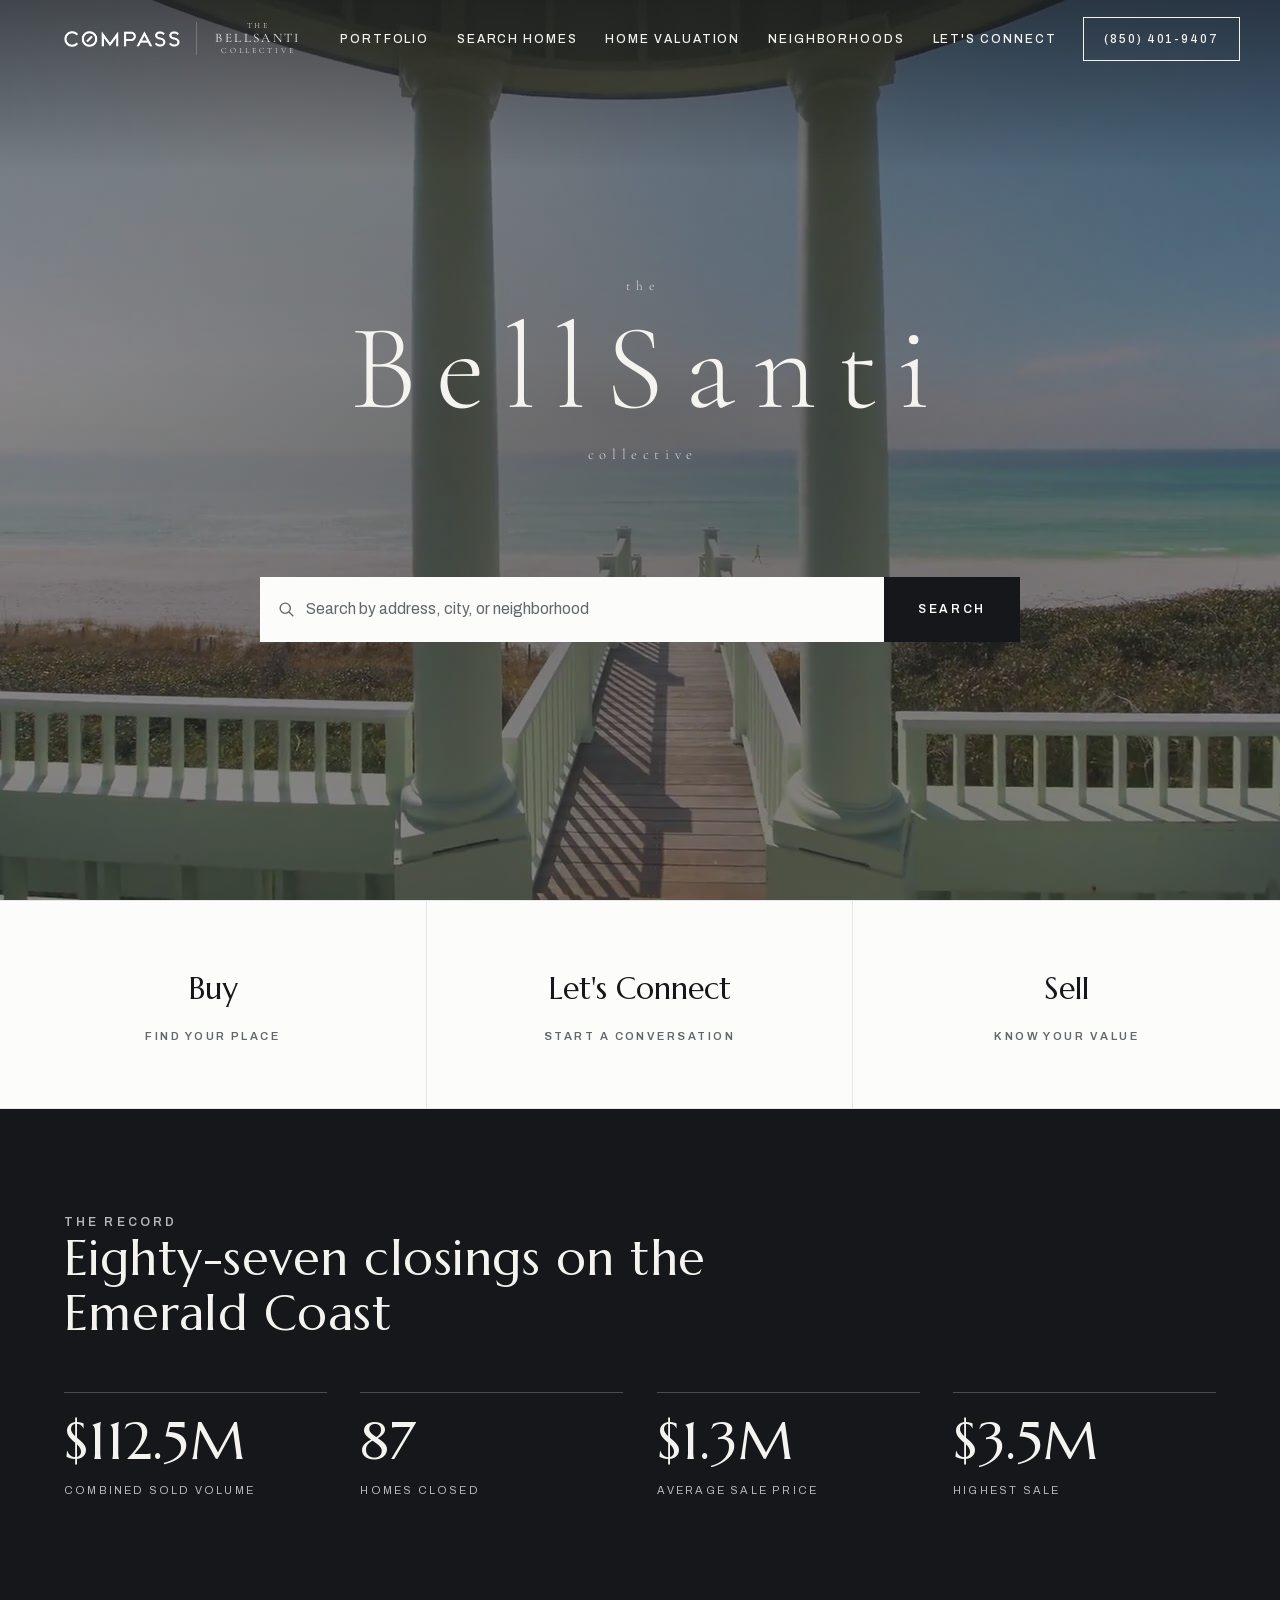
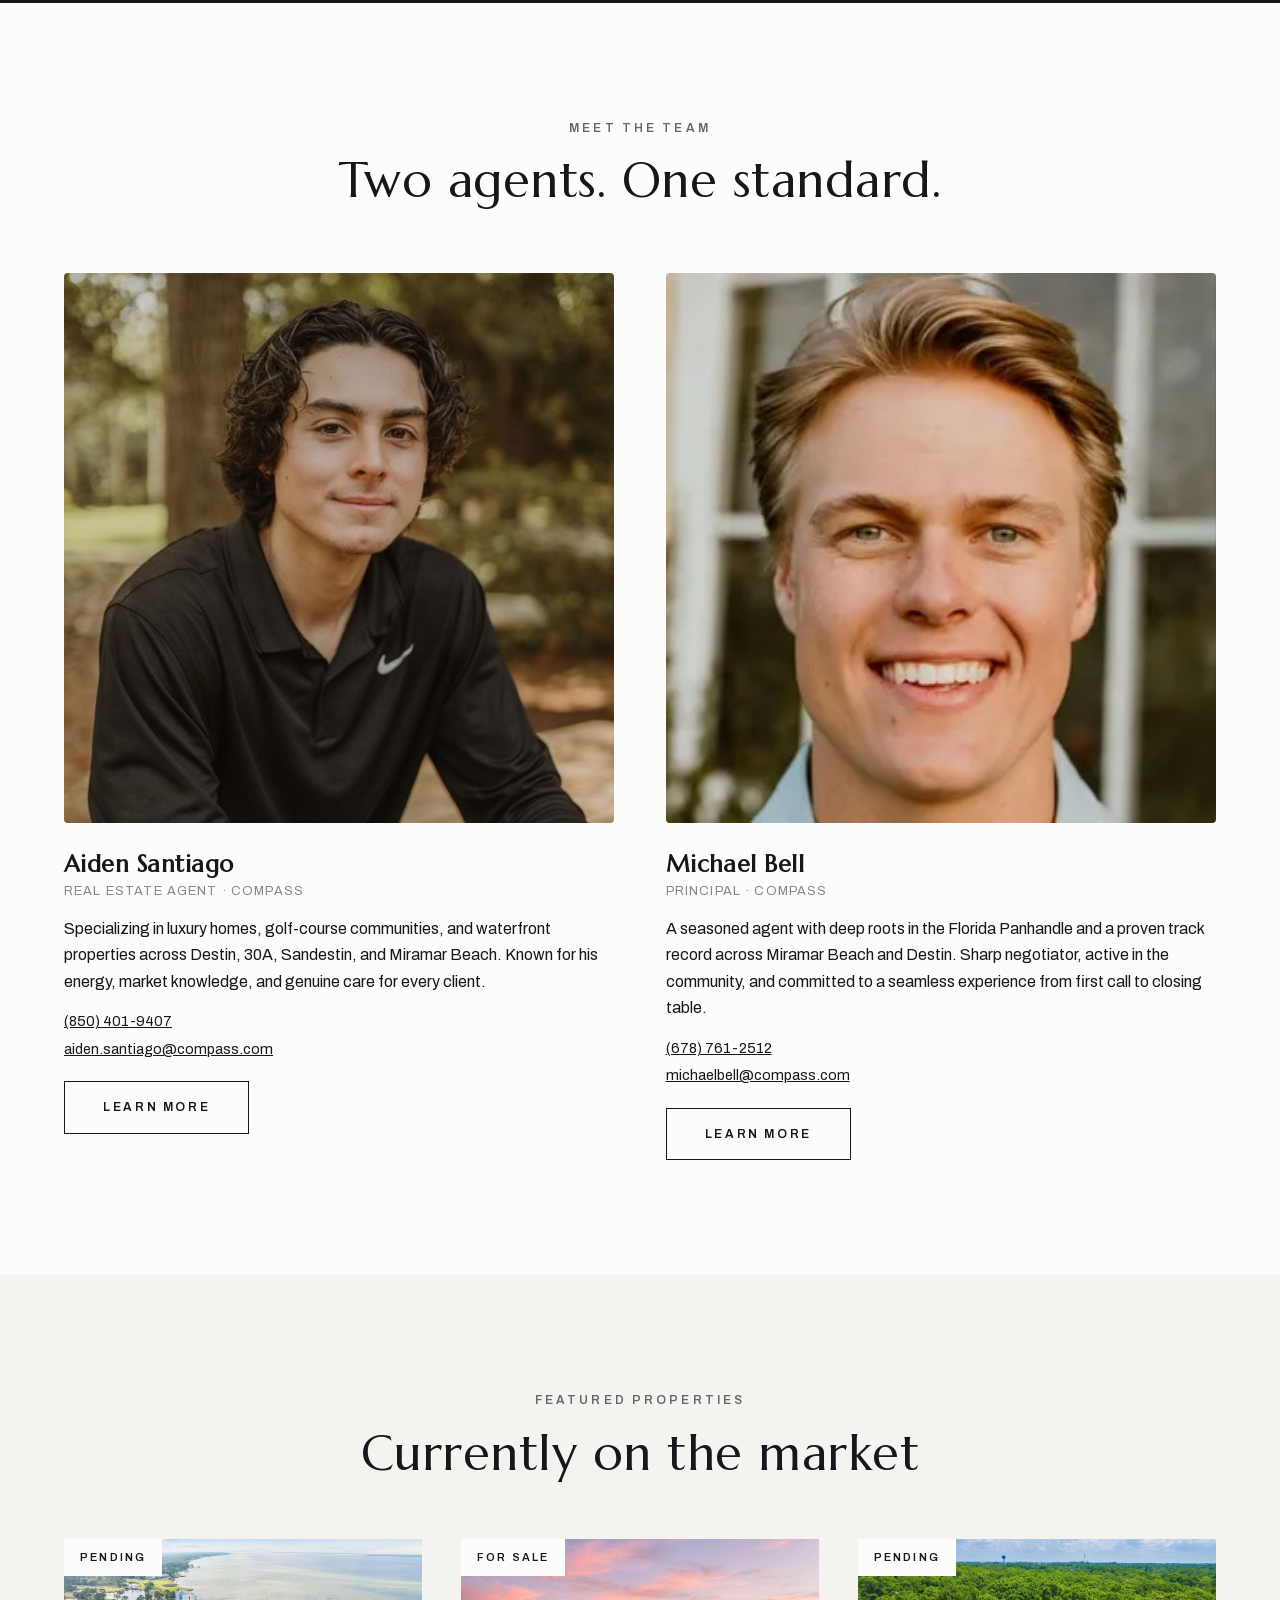
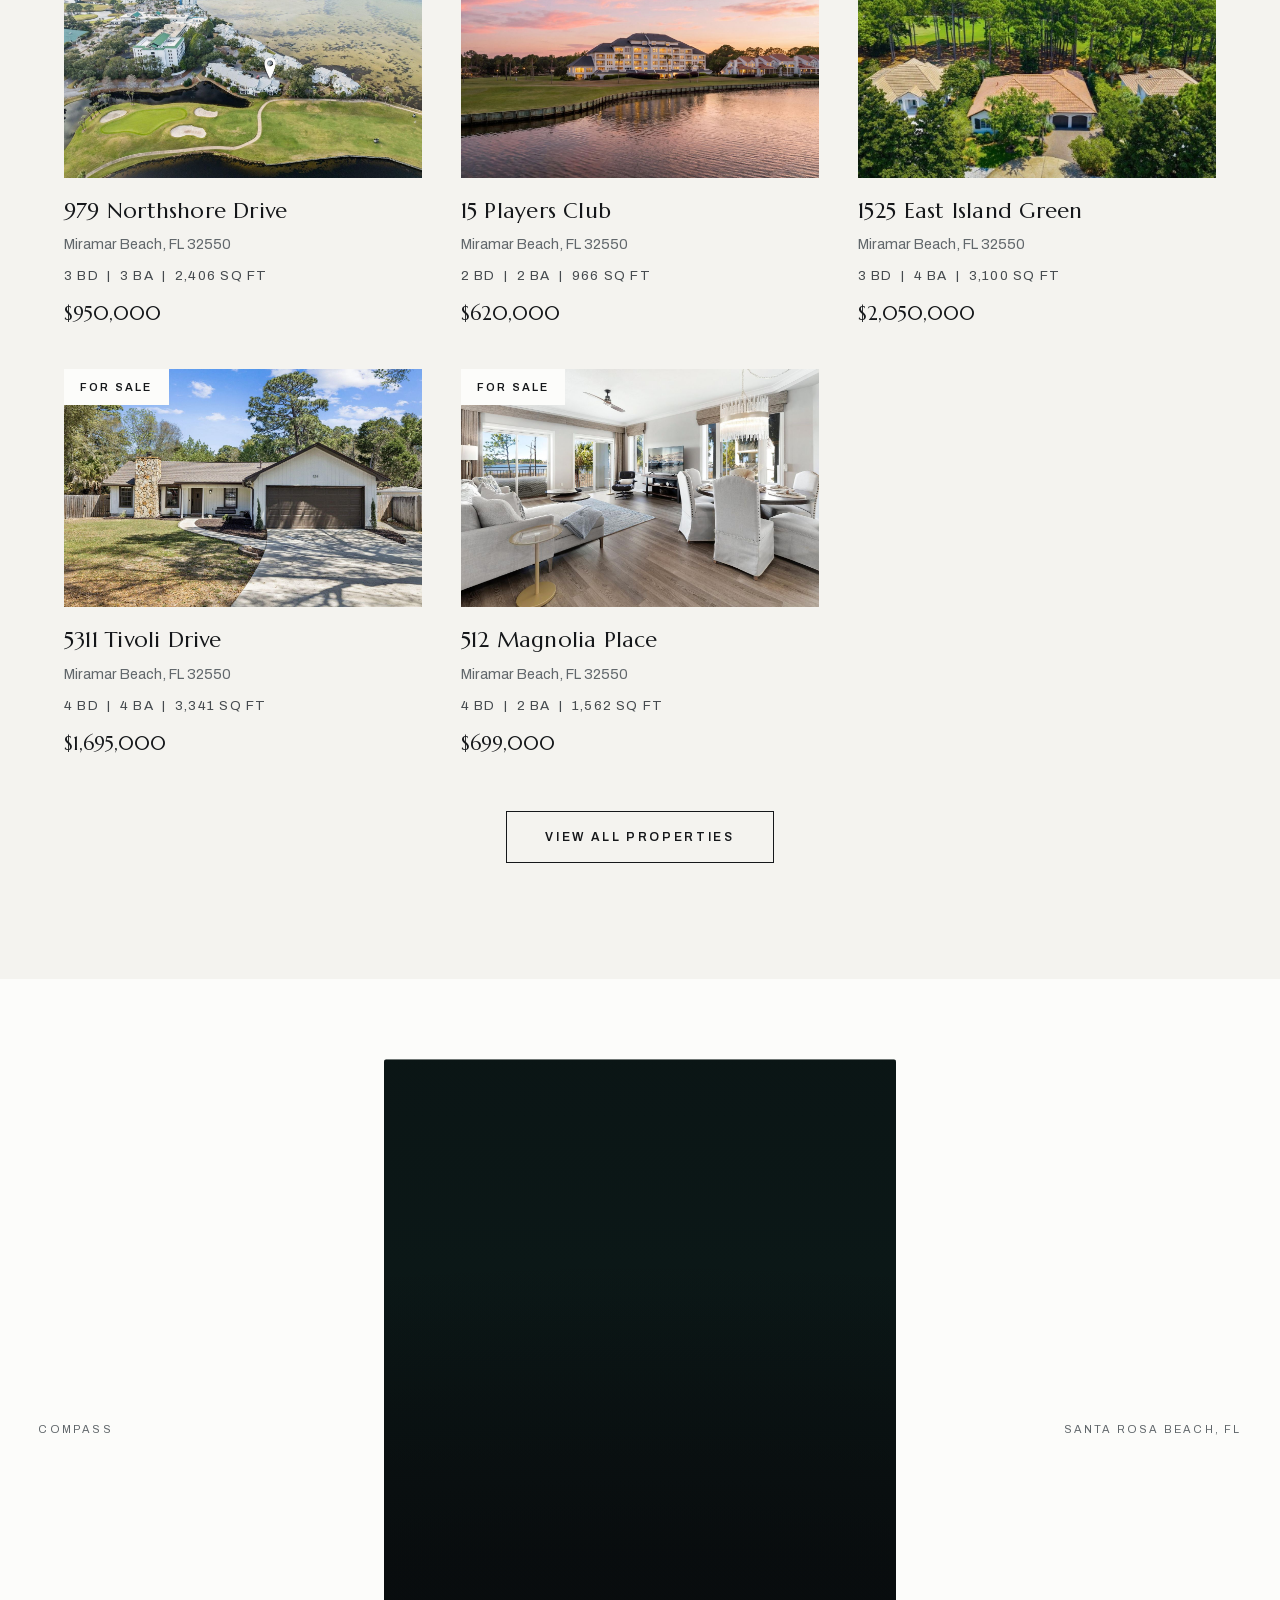
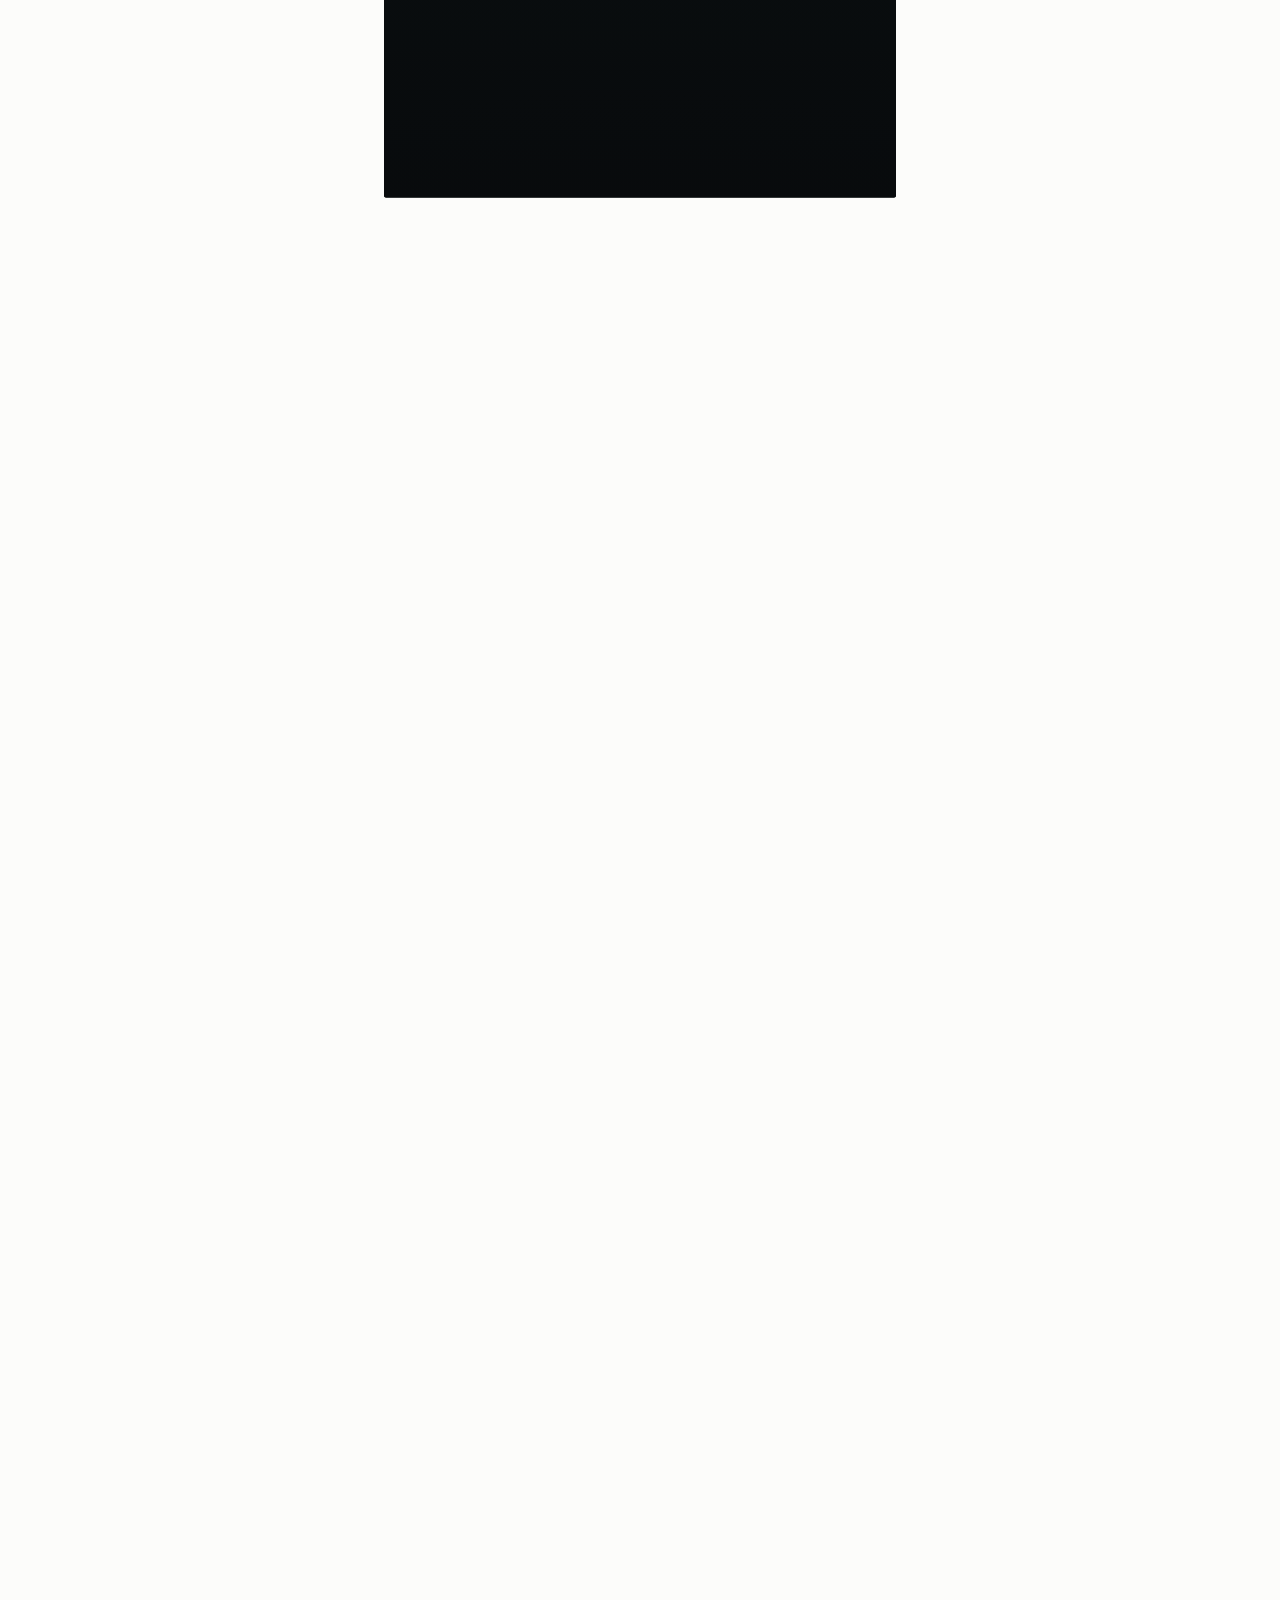
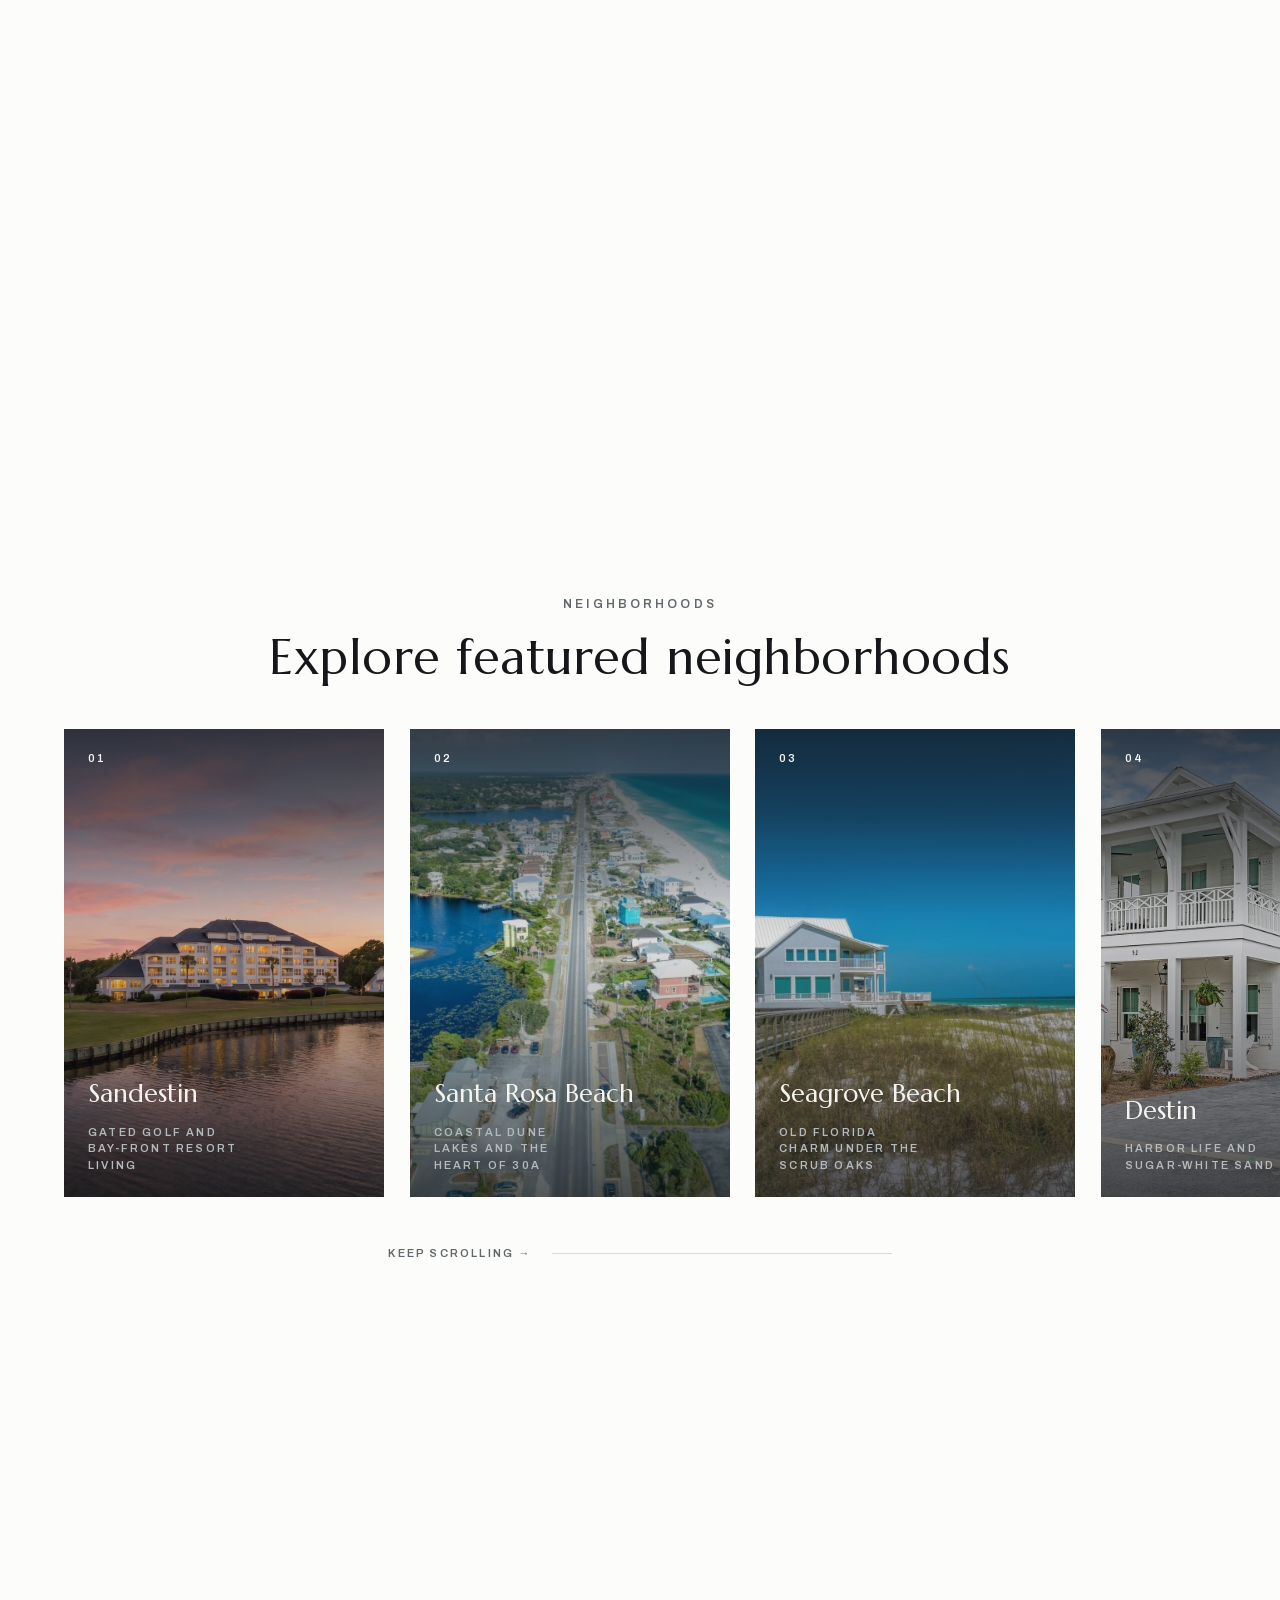
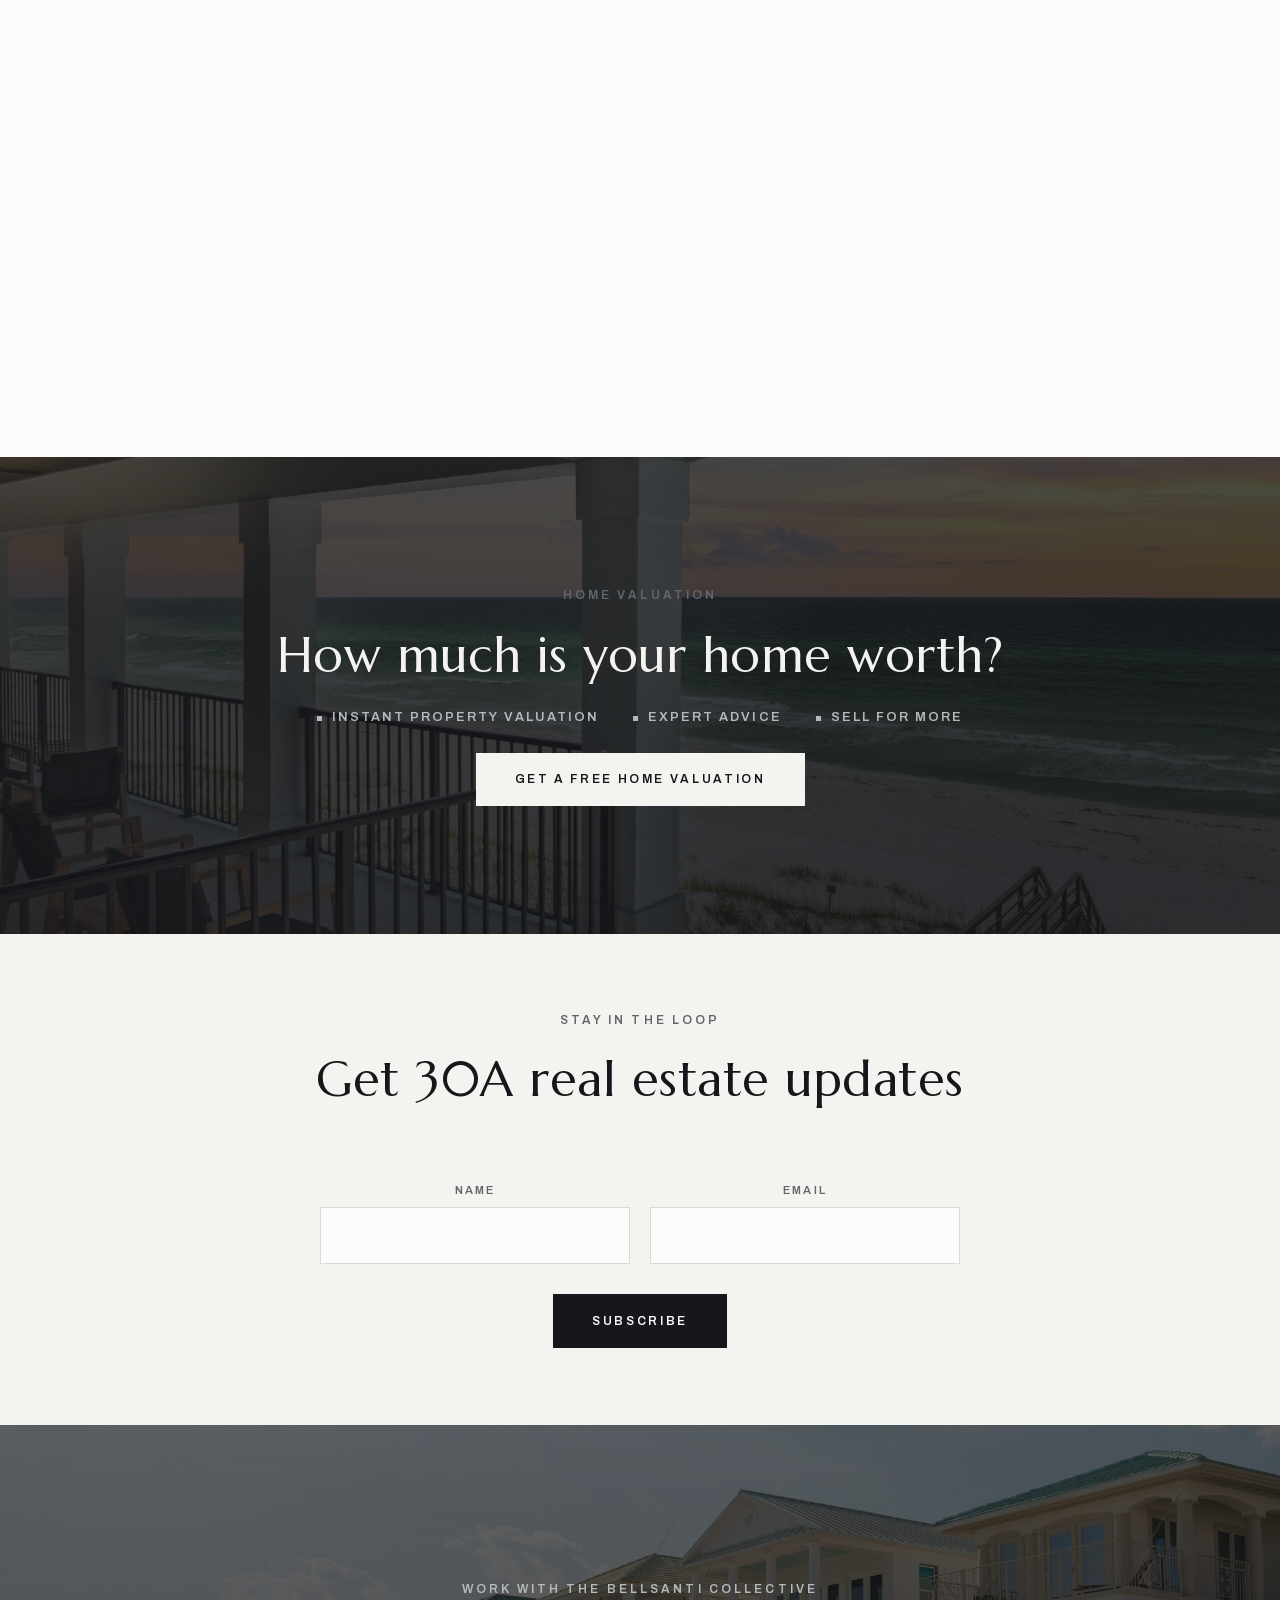
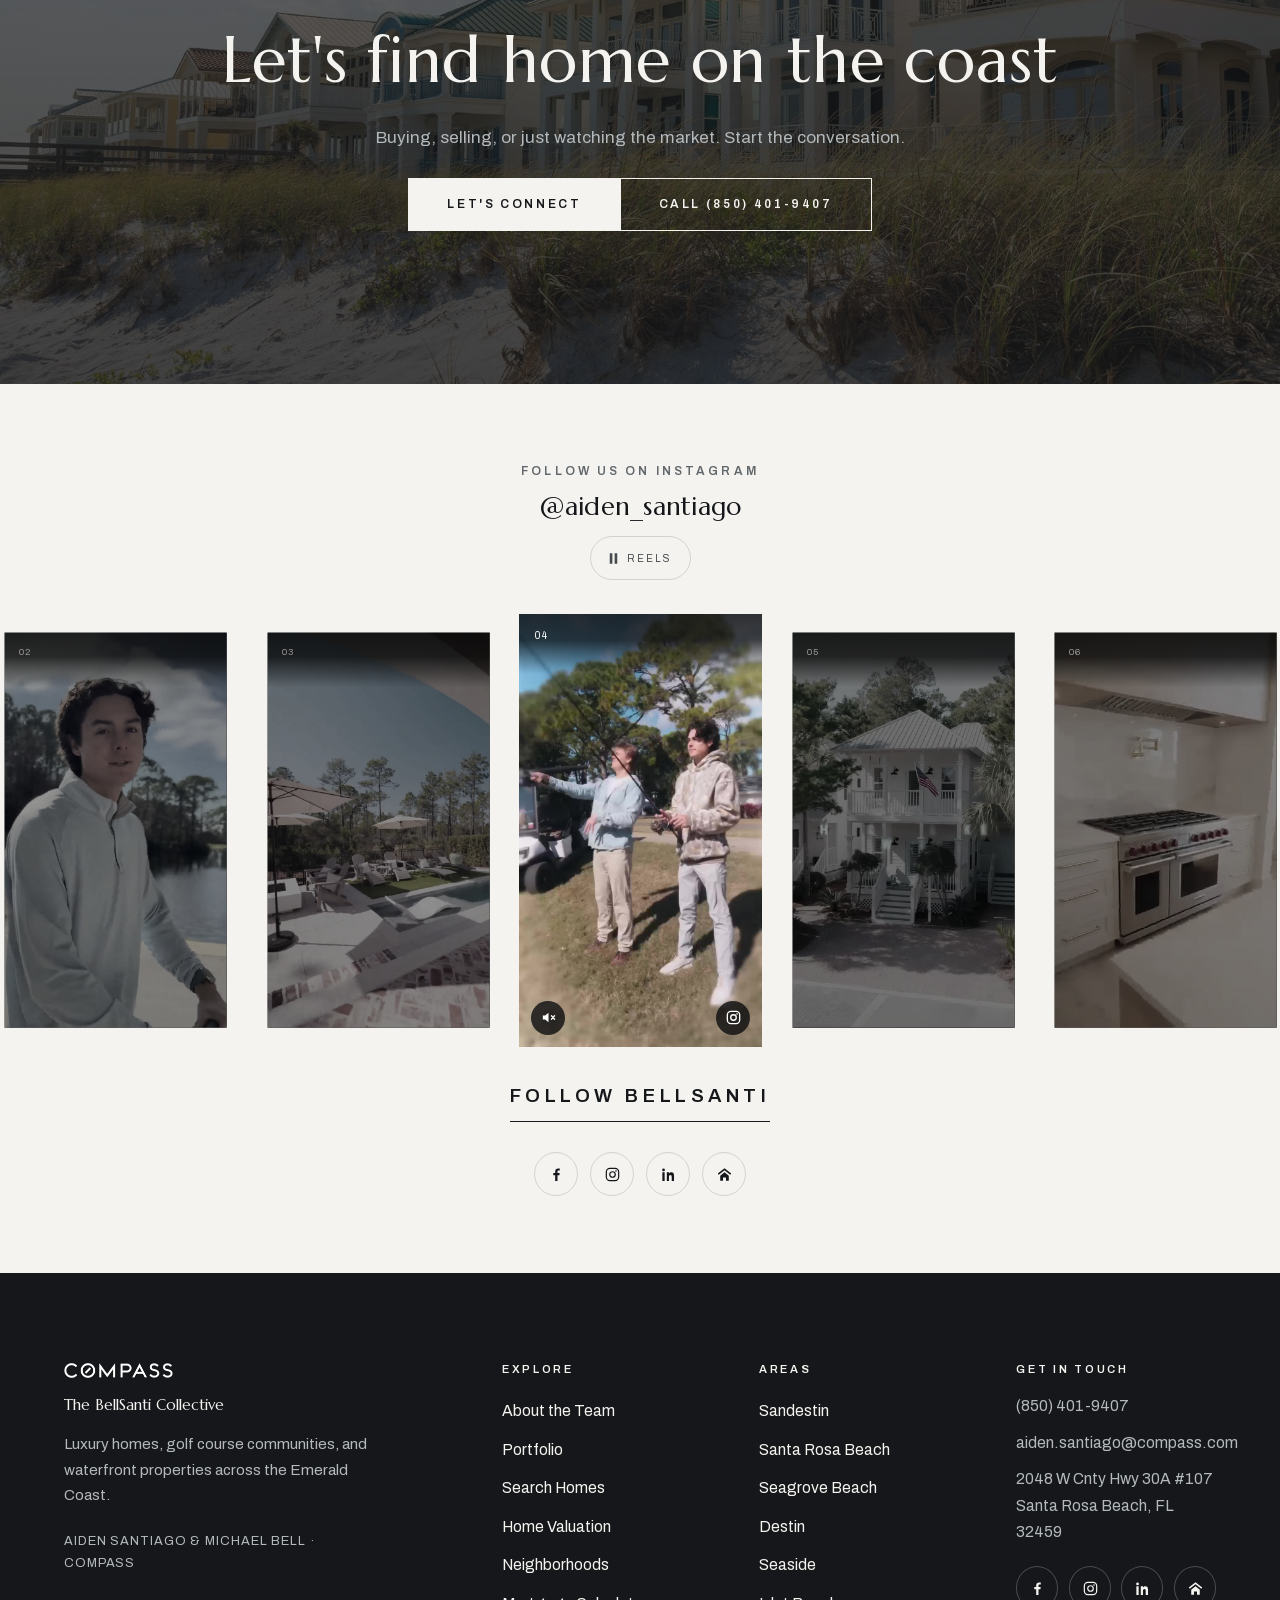
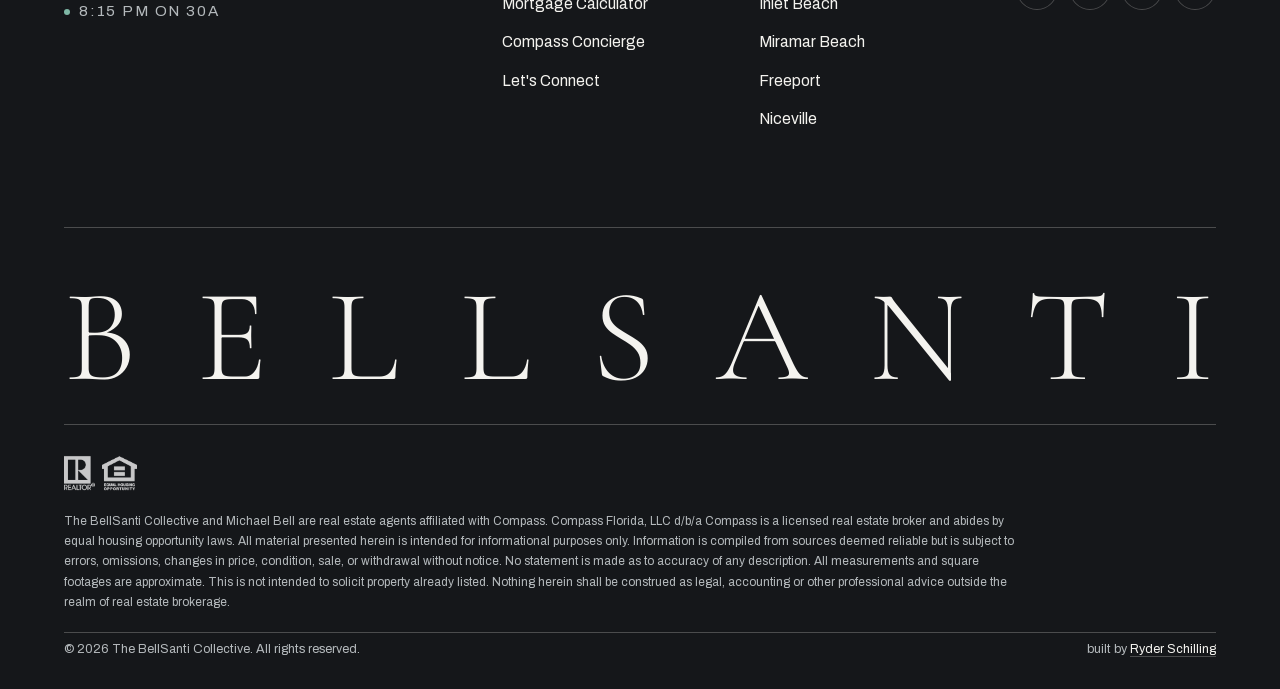
<file: index.html>
<!DOCTYPE html>
<html lang="en">
<head>
<meta charset="utf-8">
<meta name="viewport" content="width=device-width, initial-scale=1.0">
<title>The BellSanti Collective | Emerald Coast Real Estate | Compass</title>
<meta name="description" content="Luxury homes, golf course communities, and waterfront properties across Destin, 30A, Sandestin, and Miramar Beach with The BellSanti Collective at Compass.">
<meta name="robots" content="noindex, nofollow">
<meta name="author" content="The BellSanti Collective">
<meta property="og:type" content="website">
<meta property="og:title" content="The BellSanti Collective | Emerald Coast Real Estate | Compass">
<meta property="og:description" content="Luxury homes, golf course communities, and waterfront properties across Destin, 30A, Sandestin, and Miramar Beach with The BellSanti Collective at Compass.">
<meta property="og:image" content="https://aiden-santiago.vercel.app/assets/img/og-card.jpg">
<meta property="og:image:width" content="1200">
<meta property="og:image:height" content="630">
<meta property="og:image:alt" content="Compass and The BellSanti Collective over a beachfront dune walkover on 30A">
<meta name="twitter:card" content="summary_large_image">
<meta name="twitter:image" content="https://aiden-santiago.vercel.app/assets/img/og-card.jpg">
<link rel="icon" href="/favicon.svg" type="image/svg+xml">
<link rel="apple-touch-icon" href="/apple-touch-icon.png">
<link rel="preload" href="/assets/fonts/marcellus-latin.woff2" as="font" type="font/woff2" crossorigin>
<link rel="preload" href="/assets/fonts/archivo-var-latin.woff2" as="font" type="font/woff2" crossorigin>
<link rel="preconnect" href="https://fonts.googleapis.com">
<link rel="preconnect" href="https://fonts.gstatic.com" crossorigin>
<link href="https://fonts.googleapis.com/css2?family=Cormorant+Garamond:ital,wght@0,300;0,400;1,300;1,400&display=swap" rel="stylesheet">
<link rel="stylesheet" href="/assets/css/main.css">
<script>/* hand-off: the previous page left the menu covering the screen, retract it into the burger */
(function(){try{var d=sessionStorage.getItem("as-menu-open");if(!d)return;sessionStorage.removeItem("as-menu-open");
var p=JSON.parse(d),r=document.documentElement;
if(p.x)r.style.setProperty("--mx",p.x);if(p.y)r.style.setProperty("--my",p.y);if(p.r)r.style.setProperty("--mr",p.r);
r.classList.add("menu-retract");}catch(e){}})();</script>
<script type="application/ld+json">{"@context":"https://schema.org","@graph":[{"@type":"RealEstateAgent","@id":"/#agent","name":"The BellSanti Collective","telephone":"+18504019407","email":"aiden.santiago@compass.com","address":{"@type":"PostalAddress","streetAddress":"2048 W Cnty Hwy 30A #107","addressLocality":"Santa Rosa Beach","addressRegion":"FL","postalCode":"32459"},"areaServed":["Sandestin","Santa Rosa Beach","Seagrove Beach","Destin","Seaside","Inlet Beach","Miramar Beach","Freeport","Niceville"],"memberOf":{"@type":"Organization","name":"Compass"},"sameAs":["https://www.instagram.com/aiden_santiago"]},{"@type":"WebSite","@id":"/#site","name":"The BellSanti Collective, Emerald Coast Real Estate","publisher":{"@id":"/#agent"}},{"@type":"WebPage","@id":"/","name":"The BellSanti Collective | Emerald Coast Real Estate | Compass","description":"Luxury homes, golf course communities, and waterfront properties across Destin, 30A, Sandestin, and Miramar Beach with The BellSanti Collective at Compass.","isPartOf":{"@id":"/#site"}}]}</script>
<style>
/* BellSanti Collective: agent cards + 3-col property grid */
.agent-cards{display:grid;grid-template-columns:repeat(2,1fr);gap:clamp(32px,4vw,64px);margin-top:clamp(40px,5vw,64px)}
@media(max-width:720px){.agent-cards{grid-template-columns:1fr}}
.agent-card{display:flex;flex-direction:column}
.agent-card__media{aspect-ratio:1/1;overflow:hidden;border-radius:4px}
.agent-card__media img{width:100%;height:100%;object-fit:cover;object-position:top}
.agent-card__body{padding:clamp(18px,2.5vw,28px) 0 0}
.agent-card__name{font-size:clamp(1.15rem,2vw,1.45rem);font-weight:700;margin:0 0 4px;letter-spacing:.02em}
.agent-card__role{font-size:.8rem;letter-spacing:.09em;text-transform:uppercase;color:var(--txt-mut,#888);margin:0 0 14px}
.agent-card__body>p{margin:0 0 14px;line-height:1.65}
.agent-card__contact{display:flex;flex-direction:column;gap:3px;margin-bottom:20px;font-size:.9rem}
.pgrid--3{grid-template-columns:repeat(3,1fr)}
/* BellSanti luxury brand type */
.mark__pre,.mark__sub{text-transform:none!important;font-family:'Cormorant Garamond',Georgia,serif;font-weight:300;letter-spacing:.38em;text-indent:.38em;opacity:.8}
.mark__main{text-transform:none!important;font-family:'Cormorant Garamond',Georgia,serif;font-weight:300;letter-spacing:.16em;text-indent:.16em;font-size:clamp(3.2rem,9.5vw,8.5rem)}.hero .mark{transform:translateY(-4vh)}
.hb__pre,.hb__sub{font-family:'Cormorant Garamond',Georgia,serif;font-weight:300}
.hb__main{font-family:'Cormorant Garamond',Georgia,serif;font-weight:400;letter-spacing:.18em;text-indent:.18em}
.wordmark span{font-family:'Cormorant Garamond',Georgia,serif;font-weight:300}
@media(max-width:900px){.pgrid--3{grid-template-columns:repeat(2,1fr)}}
@media(max-width:560px){.pgrid--3{grid-template-columns:1fr}}
</style>
</head>
<body>
<a class="skip-link" href="#main">Skip to content</a>
<header class="header header--hero">
<div class="wrap wrap--wide header__in">
<a class="header__brand" href="/" aria-label="The BellSanti Collective, Compass. Home">
<img class="header__logo header__logo--dark" src="/assets/img/compass-wordmark-dark-864.png" alt="Compass" width="864" height="119">
<img class="header__logo header__logo--light" src="/assets/img/compass-wordmark-green-864.png" alt="" width="864" height="119">
<span class="header__agent"><span class="hb__pre">the</span><span class="hb__main">BellSanti</span><span class="hb__sub">collective</span></span>
</a>
<nav class="nav" aria-label="Primary">
<a href="/portfolio/">Portfolio</a>
<a href="/search/">Search Homes</a>
<a href="/home-valuation/">Home Valuation</a>
<a href="/neighborhoods/">Neighborhoods</a>
<a href="/contact/">Let's Connect</a>
<a class="nav__phone" href="tel:+18504019407">(850) 401-9407</a>
</nav>
<button class="menu-btn" aria-expanded="false" aria-controls="drawer" aria-label="Open menu">
<span></span><span></span><span></span>
</button>
</div>
</header>
<div class="menu" id="drawer" tabindex="-1">
<div class="menu__bg" aria-hidden="true">
<img data-menu-img="home" src="/assets/img/emerald-coast-aerial.jpg" alt="" loading="lazy">
<img data-menu-img="about" src="/assets/img/aiden-seated.jpg" alt="" loading="lazy">
<img data-menu-img="portfolio" src="/assets/img/gulf-front-sunset-row.jpg" alt="" loading="lazy">
<img data-menu-img="search" src="/assets/img/harbor-homes-aerial.jpg" alt="" loading="lazy">
<img data-menu-img="home-valuation" src="/assets/img/estate-sunset-pool.jpg" alt="" loading="lazy">
<img data-menu-img="neighborhoods" src="/assets/img/coastal-lake-aerial.jpg" alt="" loading="lazy">
<img data-menu-img="mortgage-calculator" src="/assets/img/kitchen-modern.jpg" alt="" loading="lazy">
<img data-menu-img="concierge" src="/assets/img/living-room-white.jpg" alt="" loading="lazy">
<img data-menu-img="contact" src="/assets/img/balcony-sunset-beach.jpg" alt="" loading="lazy">
</div>
<div class="menu__inner">
<nav class="menu__nav" aria-label="All pages">
<a href="/" data-img="home">Home</a>
<a href="/about/" data-img="about">About the Team</a>
<a href="/portfolio/" data-img="portfolio">Portfolio</a>
<a href="/search/" data-img="search">Search Homes</a>
<a href="/home-valuation/" data-img="home-valuation">Home Valuation</a>
<a href="/neighborhoods/" data-img="neighborhoods">Neighborhoods</a>
<a href="/mortgage-calculator/" data-img="mortgage-calculator">Mortgage Calculator</a>
<a href="/concierge/" data-img="concierge">Compass Concierge</a>
<a href="/contact/" data-img="contact">Let's Connect</a>
</nav>
<nav class="menu__foot" aria-label="Social profiles">
<div class="fsoc">
<a href="https://www.facebook.com/p/Aiden-Santiago-Real-Estate-Professional-100083073045133/" rel="noopener" target="_blank" aria-label="The BellSanti Collective on Facebook"><svg viewBox="0 0 24 24" aria-hidden="true" focusable="false"><path d="M13.4 21v-8h2.7l.4-3.1h-3.1V7.9c0-.9.25-1.5 1.55-1.5h1.65V3.63c-.29-.04-1.27-.13-2.42-.13-2.4 0-4.03 1.46-4.03 4.14V9.9H7.44V13h2.7v8z"/></svg></a>
<a href="https://www.instagram.com/aiden_santiago/" rel="noopener" target="_blank" aria-label="Aiden Santiago on Instagram"><svg viewBox="0 0 24 24" aria-hidden="true" focusable="false"><rect x="3.3" y="3.3" width="17.4" height="17.4" rx="5" fill="none" stroke="currentColor" stroke-width="1.7"/><circle cx="12" cy="12" r="3.9" fill="none" stroke="currentColor" stroke-width="1.7"/><circle cx="16.9" cy="7.1" r="1.15"/></svg></a>
<a href="https://www.linkedin.com/in/aiden-santiago-573778230/" rel="noopener" target="_blank" aria-label="The BellSanti Collective on LinkedIn"><svg viewBox="0 0 24 24" aria-hidden="true" focusable="false"><path d="M6.94 5.5a1.94 1.94 0 1 1-3.88 0 1.94 1.94 0 0 1 3.88 0zM3.32 8.9h3.24V21H3.32zM9.62 8.9h3.1v1.65h.05c.44-.83 1.5-1.7 3.1-1.7 3.31 0 3.92 2.17 3.92 5V21h-3.24v-5.44c0-1.3-.02-2.96-1.8-2.96-1.81 0-2.09 1.41-2.09 2.87V21H9.62z"/></svg></a>
<a href="https://www.zillow.com/profile/aiden%20santiago" rel="noopener" target="_blank" aria-label="The BellSanti Collective on Zillow"><svg viewBox="0 0 24 24" aria-hidden="true" focusable="false"><path d="M12 3.3 2.55 10.65l1.32 1.7L12 6.02l8.13 6.33 1.32-1.7z"/><path d="M12 8.85 5.95 13.6V20.7h3.93v-4.35h4.24v4.35h3.93v-7.1z"/></svg></a>
</div>
</nav>
</div>
</div>

<main id="main" tabindex="-1">

<section class="hero" aria-label="Introduction">
<div class="hero__media">
<video id="hero-video" autoplay muted loop playsinline preload="metadata" poster="/assets/video/hero-poster.jpg" aria-hidden="true">
<source src="/assets/video/hero.mp4" type="video/mp4">
</video>
</div>
<div class="wrap hero__body">
<h1 class="mark">
<span class="mark__pre">the</span>
<span class="mark__main">BellSanti</span>
<span class="mark__sub">collective</span>
</h1>
<form class="search" role="search" action="/search/" data-hash-search>
<span class="search__field">
<svg viewBox="0 0 20 20" fill="none" stroke="currentColor" stroke-width="1.6" aria-hidden="true"><circle cx="8.5" cy="8.5" r="6"/><path d="M13 13l5 5"/></svg>
<label class="vh" for="hero-q">Search homes</label>
<input id="hero-q" name="q" type="search" placeholder="Search by address, city, or neighborhood" autocomplete="off">
</span>
<button type="submit">Search</button>
</form>
</div>

</section>

<section aria-labelledby="find">
<h2 class="vh" id="find">Helping you find home in 30A</h2>
<div class="trio">
<a href="/search/"><span class="trio__t">Buy</span><span class="trio__s">Find your place</span></a>
<a href="/contact/"><span class="trio__t">Let's Connect</span><span class="trio__s">Start a conversation</span></a>
<a href="/home-valuation/"><span class="trio__t">Sell</span><span class="trio__s">Know your value</span></a>
</div>
</section>

<section class="record" aria-labelledby="rec">
<div class="wrap record__in">
<p class="kicker">The record</p>
<h2 class="h2" id="rec">Eighty-seven closings on the Emerald Coast</h2>
<div class="record__grid">
<div class="rstat"><b data-count="112450000" data-fmt="usdM">$112.5M</b><span>Combined sold volume</span></div>
<div class="rstat"><b data-count="87" data-fmt="int">87</b><span>Homes closed</span></div>
<div class="rstat"><b data-count="1292529" data-fmt="usdM">$1.3M</b><span>Average sale price</span></div>
<div class="rstat"><b data-count="3550000" data-fmt="usdM">$3.5M</b><span>Highest sale</span></div>
</div>
<!-- TODO Aiden: set data-since to the real date/time of the most recent closing, and the address beside it. -->
</div>
</section>

<section class="sec" aria-labelledby="meet">
<div class="wrap">
<div class="sec-head center">
<p class="kicker">Meet the Team</p>
<h2 class="h2" id="meet">Two agents. One standard.</h2>
</div>
<div class="agent-cards">
<div class="agent-card" data-rv>
<div class="agent-card__media">
<img src="/assets/img/aiden-headshot.jpg" alt="The BellSanti Collective, real estate agent with Compass" loading="lazy" width="1500" height="1500">
</div>
<div class="agent-card__body">
<h3 class="agent-card__name">Aiden Santiago</h3>
<p class="agent-card__role">Real Estate Agent &middot; Compass</p>
<p>Specializing in luxury homes, golf-course communities, and waterfront properties across Destin, 30A, Sandestin, and Miramar Beach. Known for his energy, market knowledge, and genuine care for every client.</p>
<div class="agent-card__contact">
<a href="tel:+18504019407">(850) 401-9407</a>
<a href="mailto:aiden.santiago@compass.com">aiden.santiago@compass.com</a>
</div>
<a class="btn" href="/about/">Learn more</a>
</div>
</div>
<div class="agent-card" data-rv>
<div class="agent-card__media">
<!-- TODO: add /assets/img/michael-headshot.jpg from Michael's Compass profile photo -->
<img src="/assets/img/michael-headshot.webp" alt="Michael Bell, Principal at Compass" loading="lazy" width="1500" height="1500" onerror="this.src='/assets/img/aiden-seated.jpg'">
</div>
<div class="agent-card__body">
<h3 class="agent-card__name">Michael Bell</h3>
<p class="agent-card__role">Principal &middot; Compass</p>
<p>A seasoned agent with deep roots in the Florida Panhandle and a proven track record across Miramar Beach and Destin. Sharp negotiator, active in the community, and committed to a seamless experience from first call to closing table.</p>
<div class="agent-card__contact">
<a href="tel:+16787612512">(678) 761-2512</a>
<a href="mailto:michaelbell@compass.com">michaelbell@compass.com</a>
</div>
<a class="btn" href="/about/">Learn more</a>
</div>
</div>
</div>
</div>
</section>

<section class="sec band" aria-labelledby="feat">
<div class="wrap">
<div class="sec-head center">
<p class="kicker">Featured Properties</p>
<h2 class="h2" id="feat">Currently on the market</h2>
</div>
<div class="pgrid pgrid--3">
<article class="pcard">
<div class="pcard__media">
<img src="/assets/img/props/prop-4.jpg" alt="979 Northshore Drive, Miramar Beach" loading="lazy" width="1400" height="933">
<span class="pcard__status">Pending</span>
</div>
<div class="pcard__body">
<h3 class="pcard__name">979 Northshore Drive</h3>
<p class="pcard__addr">Miramar Beach, FL 32550</p>
<p class="pcard__specs">3 BD &nbsp;|&nbsp; 3 BA &nbsp;|&nbsp; 2,406 Sq Ft</p>
<p class="pcard__price">$950,000</p>
</div>
</article>
<article class="pcard">
<div class="pcard__media">
<img src="/assets/img/props/prop-17.jpg" alt="15 Players Club, Miramar Beach" loading="lazy" width="1400" height="933">
<span class="pcard__status">For Sale</span>
</div>
<div class="pcard__body">
<h3 class="pcard__name">15 Players Club</h3>
<p class="pcard__addr">Miramar Beach, FL 32550</p>
<p class="pcard__specs">2 BD &nbsp;|&nbsp; 2 BA &nbsp;|&nbsp; 966 Sq Ft</p>
<p class="pcard__price">$620,000</p>
</div>
</article>
<article class="pcard">
<div class="pcard__media">
<img src="/assets/img/props/prop-2.jpg" alt="1525 East Island Green Drive, Miramar Beach" loading="lazy" width="1400" height="933">
<span class="pcard__status">Pending</span>
</div>
<div class="pcard__body">
<h3 class="pcard__name">1525 East Island Green</h3>
<p class="pcard__addr">Miramar Beach, FL 32550</p>
<p class="pcard__specs">3 BD &nbsp;|&nbsp; 4 BA &nbsp;|&nbsp; 3,100 Sq Ft</p>
<p class="pcard__price">$2,050,000</p>
</div>
</article>
<article class="pcard">
<div class="pcard__media">
<img src="/assets/img/props/prop-5.jpg" alt="5311 Tivoli Drive, Miramar Beach" loading="lazy" width="1400" height="933">
<span class="pcard__status">For Sale</span>
</div>
<div class="pcard__body">
<h3 class="pcard__name">5311 Tivoli Drive</h3>
<p class="pcard__addr">Miramar Beach, FL 32550</p>
<p class="pcard__specs">4 BD &nbsp;|&nbsp; 4 BA &nbsp;|&nbsp; 3,341 Sq Ft</p>
<p class="pcard__price">$1,695,000</p>
</div>
</article>
<article class="pcard">
<div class="pcard__media">
<img src="/assets/img/props/prop-8.jpg" alt="512 Magnolia Place, Miramar Beach" loading="lazy" width="1400" height="933">
<span class="pcard__status">For Sale</span>
</div>
<div class="pcard__body">
<h3 class="pcard__name">512 Magnolia Place</h3>
<p class="pcard__addr">Miramar Beach, FL 32550</p>
<p class="pcard__specs">4 BD &nbsp;|&nbsp; 2 BA &nbsp;|&nbsp; 1,562 Sq Ft</p>
<p class="pcard__price">$699,000</p>
</div>
</article>
</div>
<div class="btn-row center" style="margin-top:clamp(34px,4vw,52px)">
<a class="btn" href="/portfolio/">View all properties</a>
</div>
</div>
</section>

<section class="winsec" aria-labelledby="win">
<div class="winsec__tall">
<div class="winsec__pin">
<span class="winsec__edge l" aria-hidden="true">Compass</span>
<span class="winsec__edge r" aria-hidden="true">Santa Rosa Beach, FL</span>
<div class="winsec__win" data-win style="background:#0c1a19">
<video id="win-video" muted loop playsinline preload="none" aria-hidden="true">
<source src="/assets/video/estate.mp4" type="video/mp4">
</video>
<span class="winsec__scrim" aria-hidden="true"></span>
</div>
<div class="winsec__body" data-win-body>
<p class="kicker">The portfolio</p>
<h2 class="h2" id="win">From gulf to golf</h2>
<p>From gulf-front rebuilds to golf-course estates, every listing gets the same treatment: honest pricing, real preparation, and a plan that starts long before the sign goes in the yard.</p>
<a class="btn btn--inv-solid" href="/portfolio/">View the portfolio</a>
</div>
</div>
</div>
</section>


<section class="nbrun" aria-labelledby="nb" data-nbrun>
<div class="nbrun__track">
<div class="nbrun__stage">
<div class="wrap nbrun__head">
<div class="sec-head center">
<p class="kicker">Neighborhoods</p>
<h2 class="h2" id="nb">Explore featured neighborhoods</h2>
</div>
</div>
<div class="nbrail" data-nbrail>
<a class="nbcard" href="/neighborhoods/">
<img src="/assets/img/golf-dusk-water.jpg" alt="Golf course and water at dusk in Sandestin" loading="lazy">
<span class="nbcard__i" aria-hidden="true">01</span>
<span class="nbcard__body"><span class="nbcard__n">Sandestin</span><span class="nbcard__m">Gated golf and bay-front resort living</span></span>
</a>
<a class="nbcard" href="/neighborhoods/">
<img src="/assets/img/coastal-lake-aerial.jpg" alt="Aerial view of a coastal dune lake meeting the Gulf at Santa Rosa Beach" loading="lazy">
<span class="nbcard__i" aria-hidden="true">02</span>
<span class="nbcard__body"><span class="nbcard__n">Santa Rosa Beach</span><span class="nbcard__m">Coastal dune lakes and the heart of 30A</span></span>
</a>
<a class="nbcard" href="/neighborhoods/">
<img src="/assets/img/turquoise-cottage-dunes.jpg" alt="Turquoise beach cottage behind the dunes at Seagrove Beach" loading="lazy">
<span class="nbcard__i" aria-hidden="true">03</span>
<span class="nbcard__body"><span class="nbcard__n">Seagrove Beach</span><span class="nbcard__m">Old Florida charm under the scrub oaks</span></span>
</a>
<a class="nbcard" href="/neighborhoods/">
<img src="/assets/img/destin-dusk-aerial.jpg" alt="Aerial view of Destin at dusk with the harbor lit up" loading="lazy">
<span class="nbcard__i" aria-hidden="true">04</span>
<span class="nbcard__body"><span class="nbcard__n">Destin</span><span class="nbcard__m">Harbor life and sugar-white sand</span></span>
</a>
<a class="nbcard" href="/neighborhoods/">
<img src="/assets/img/seaside-dome-aerial.jpg" alt="Aerial view of the Seaside pavilion dome above the trees" loading="lazy">
<span class="nbcard__i" aria-hidden="true">05</span>
<span class="nbcard__body"><span class="nbcard__n">Seaside</span><span class="nbcard__m">The iconic pastel beach town on 30A</span></span>
</a>
<a class="nbcard" href="/neighborhoods/">
<img src="/assets/img/dune-fence-beach.jpg" alt="Dune fence and white sand beach at Inlet Beach" loading="lazy">
<span class="nbcard__i" aria-hidden="true">06</span>
<span class="nbcard__body"><span class="nbcard__n">Inlet Beach</span><span class="nbcard__m">The quiet eastern gateway to 30A</span></span>
</a>
<a class="nbcard" href="/neighborhoods/">
<img src="/assets/img/miramar-coastline.jpg" alt="Aerial view of the emerald coastline and beachfront homes at Miramar Beach" loading="lazy">
<span class="nbcard__i" aria-hidden="true">07</span>
<span class="nbcard__body"><span class="nbcard__n">Miramar Beach</span><span class="nbcard__m">Gulf-front homes minutes from Destin</span></span>
</a>
<a class="nbcard" href="/neighborhoods/">
<img src="/assets/img/bayou-boat-dock.jpg" alt="Boat dock on calm bayou water near Freeport" loading="lazy">
<span class="nbcard__i" aria-hidden="true">08</span>
<span class="nbcard__body"><span class="nbcard__n">Freeport</span><span class="nbcard__m">Room to grow on Choctawhatchee Bay</span></span>
</a>
<a class="nbcard" href="/neighborhoods/">
<img src="/assets/img/bayou-docks-aerial.jpg" alt="Aerial view of waterfront homes and docks along the bayou in Niceville" loading="lazy">
<span class="nbcard__i" aria-hidden="true">09</span>
<span class="nbcard__body"><span class="nbcard__n">Niceville</span><span class="nbcard__m">Bayou living on Boggy Bayou</span></span>
</a>
<a class="nbrail__end" href="/neighborhoods/">
<span class="nbrail__end-k">Every area Aiden covers</span>
<span class="nbrail__end-t">View all neighborhoods</span>
<span class="nbrail__end-a" aria-hidden="true">&#8594;</span>
</a>
</div>
<div class="wrap nbrun__foot">
<p class="nbrun__hint"><span class="nbrun__hint--swipe">Swipe to explore</span><span class="nbrun__hint--scroll">Keep scrolling</span> <span aria-hidden="true">&#8594;</span></p>
<div class="nbrun__prog" data-nbprog aria-hidden="true"><span></span></div>
<a class="btn nbrun__all" href="/neighborhoods/">View all</a>
</div>
</div>
</div>
</section>

<section class="valband" aria-labelledby="val">
<div class="valband__media"><img src="/assets/img/balcony-sunset-beach.jpg" alt="" loading="lazy"></div>
<div class="wrap valband__body">
<p class="kicker">Home Valuation</p>
<h2 class="h2" id="val">How much is your home worth?</h2>
<ul class="vbullets">
<li>Instant property valuation</li>
<li>Expert advice</li>
<li>Sell for more</li>
</ul>
<a class="btn btn--inv-solid" href="/home-valuation/">Get a free home valuation</a>
</div>
</section>

<section class="sec--tight band" aria-labelledby="news">
<div class="wrap news">
<p class="kicker">Stay in the loop</p>
<h2 class="h2" id="news">Get 30A real estate updates</h2>
<p class="lede">New listings, closed comps, and what the market is actually doing. No noise.</p>
<form class="form" data-mailto="aiden.santiago@compass.com" data-subject="Newsletter signup" style="width:min(640px,100%)">
<div class="f-row">
<div class="f-field">
<label for="n-name">Name</label>
<input id="n-name" name="name" type="text" autocomplete="name" required>
</div>
<div class="f-field">
<label for="n-email">Email</label>
<input id="n-email" name="email" type="email" autocomplete="email" required>
</div>
</div>
<p class="form__ok" hidden tabindex="-1">Your email is ready to send. Aiden will add you to the list.</p>
<div class="btn-row"><button class="btn btn--solid" type="submit">Subscribe</button></div>
</form>
</div>
</section>

<section class="cta" aria-labelledby="ww">
<div class="cta__media"><img src="/assets/img/walkover-long.jpg" alt="" loading="lazy"></div>
<div class="wrap cta__body">
<p class="kicker" style="color:var(--on-bed-mut)">Work With The BellSanti Collective</p>
<h2 id="ww">Let's find home on the coast</h2>
<p class="lede" style="color:var(--on-bed-mut);text-align:center">Buying, selling, or just watching the market. Start the conversation.</p>
<div class="btn-row center">
<a class="btn btn--inv-solid" href="/contact/">Let's connect</a>
<a class="btn btn--inv" href="tel:+18504019407">Call (850) 401-9407</a>
</div>
</div>
</section>


<!-- Reels rail. Clips in /assets/video/reels/ are PLACEHOLDERS cut from the two existing videos.
     Replace r1..r8.mp4 with Aiden's real Instagram and Facebook reels, 9:16, muted, 5 seconds or shorter.
     They play ONCE per hover/centre, no loop: that is what keeps SC 2.2.2 satisfied with no pause button. -->
<section class="sec--tight band reels" aria-labelledby="ig">
<div class="wrap center" style="margin-bottom:26px">
<p class="kicker">Follow us on Instagram</p>
<h2 class="h3" id="ig" style="margin-top:10px">@aiden_santiago</h2>
<button class="reels__pause" type="button" data-reels-pause aria-pressed="false" aria-label="Pause the reels">
<svg class="i-pause" viewBox="0 0 12 14" fill="currentColor" aria-hidden="true"><rect x="1" width="3.5" height="14"/><rect x="7.5" width="3.5" height="14"/></svg>
<svg class="i-play" viewBox="0 0 12 14" fill="currentColor" aria-hidden="true"><path d="M0 0l12 7L0 14z"/></svg>
<span>Reels</span>
</button>
</div>
<div class="reels__rail" id="reels-rail" data-reels tabindex="0" aria-label="Recent reels, scroll sideways"><figure class="rcard">
<img class="rcard__poster" src="/assets/img/reel-01.jpg" alt="Screened pool and patio behind a modern home backed by pines" loading="lazy" width="720" height="1280">
<video data-src="/assets/video/reels/r1.mp4" loop muted playsinline preload="none" aria-hidden="true"></video>
<span class="rcard__num" aria-hidden="true">01</span>
<button class="rcard__hit" type="button" aria-pressed="false" aria-label="Play the pool and patio tour with sound">
<span class="rcard__snd" aria-hidden="true"><svg class="i-muted" viewBox="0 0 24 24" aria-hidden="true" focusable="false"><path d="M4 9.2h3.3L12 5.2v13.6l-4.7-4H4z"/><path d="M16.2 9.6l4.4 4.8M20.6 9.6l-4.4 4.8" fill="none" stroke="currentColor" stroke-width="1.8" stroke-linecap="round"/></svg><svg class="i-loud" viewBox="0 0 24 24" aria-hidden="true" focusable="false"><path d="M4 9.2h3.3L12 5.2v13.6l-4.7-4H4z"/><path d="M15.4 9.1a4 4 0 0 1 0 5.8M18 6.6a7.6 7.6 0 0 1 0 10.8" fill="none" stroke="currentColor" stroke-width="1.8" stroke-linecap="round"/></svg></span>
</button>
<a class="rcard__ig" href="https://www.instagram.com/aiden_santiago/" target="_blank" rel="noopener" aria-label="Watch the pool and patio tour on Instagram"><svg viewBox="0 0 24 24" aria-hidden="true" focusable="false"><rect x="3.3" y="3.3" width="17.4" height="17.4" rx="5" fill="none" stroke="currentColor" stroke-width="1.9"/><circle cx="12" cy="12" r="3.9" fill="none" stroke="currentColor" stroke-width="1.9"/><circle cx="16.9" cy="7.1" r="1.15"/></svg></a>
</figure>
<figure class="rcard">
<img class="rcard__poster" src="/assets/img/reel-02.jpg" alt="The BellSanti Collective walking a lakeside street in a gated neighborhood" loading="lazy" width="720" height="1280">
<video data-src="/assets/video/reels/r2.mp4" loop muted playsinline preload="none" aria-hidden="true"></video>
<span class="rcard__num" aria-hidden="true">02</span>
<button class="rcard__hit" type="button" aria-pressed="false" aria-label="Play the gated neighborhood walk with sound">
<span class="rcard__snd" aria-hidden="true"><svg class="i-muted" viewBox="0 0 24 24" aria-hidden="true" focusable="false"><path d="M4 9.2h3.3L12 5.2v13.6l-4.7-4H4z"/><path d="M16.2 9.6l4.4 4.8M20.6 9.6l-4.4 4.8" fill="none" stroke="currentColor" stroke-width="1.8" stroke-linecap="round"/></svg><svg class="i-loud" viewBox="0 0 24 24" aria-hidden="true" focusable="false"><path d="M4 9.2h3.3L12 5.2v13.6l-4.7-4H4z"/><path d="M15.4 9.1a4 4 0 0 1 0 5.8M18 6.6a7.6 7.6 0 0 1 0 10.8" fill="none" stroke="currentColor" stroke-width="1.8" stroke-linecap="round"/></svg></span>
</button>
<a class="rcard__ig" href="https://www.instagram.com/aiden_santiago/" target="_blank" rel="noopener" aria-label="Watch the gated neighborhood walk on Instagram"><svg viewBox="0 0 24 24" aria-hidden="true" focusable="false"><rect x="3.3" y="3.3" width="17.4" height="17.4" rx="5" fill="none" stroke="currentColor" stroke-width="1.9"/><circle cx="12" cy="12" r="3.9" fill="none" stroke="currentColor" stroke-width="1.9"/><circle cx="16.9" cy="7.1" r="1.15"/></svg></a>
</figure>
<figure class="rcard">
<img class="rcard__poster" src="/assets/img/reel-03.jpg" alt="Umbrellas and loungers around a pool on a brick paver deck" loading="lazy" width="720" height="1280">
<video data-src="/assets/video/reels/r3.mp4" loop muted playsinline preload="none" aria-hidden="true"></video>
<span class="rcard__num" aria-hidden="true">03</span>
<button class="rcard__hit" type="button" aria-pressed="false" aria-label="Play the poolside home tour with sound">
<span class="rcard__snd" aria-hidden="true"><svg class="i-muted" viewBox="0 0 24 24" aria-hidden="true" focusable="false"><path d="M4 9.2h3.3L12 5.2v13.6l-4.7-4H4z"/><path d="M16.2 9.6l4.4 4.8M20.6 9.6l-4.4 4.8" fill="none" stroke="currentColor" stroke-width="1.8" stroke-linecap="round"/></svg><svg class="i-loud" viewBox="0 0 24 24" aria-hidden="true" focusable="false"><path d="M4 9.2h3.3L12 5.2v13.6l-4.7-4H4z"/><path d="M15.4 9.1a4 4 0 0 1 0 5.8M18 6.6a7.6 7.6 0 0 1 0 10.8" fill="none" stroke="currentColor" stroke-width="1.8" stroke-linecap="round"/></svg></span>
</button>
<a class="rcard__ig" href="https://www.instagram.com/aiden_santiago/" target="_blank" rel="noopener" aria-label="Watch the poolside home tour on Instagram"><svg viewBox="0 0 24 24" aria-hidden="true" focusable="false"><rect x="3.3" y="3.3" width="17.4" height="17.4" rx="5" fill="none" stroke="currentColor" stroke-width="1.9"/><circle cx="12" cy="12" r="3.9" fill="none" stroke="currentColor" stroke-width="1.9"/><circle cx="16.9" cy="7.1" r="1.15"/></svg></a>
</figure>
<figure class="rcard">
<img class="rcard__poster" src="/assets/img/reel-08.jpg" alt="Two people casting lines beside a golf cart on a grassy bank" loading="lazy" width="720" height="1280">
<video data-src="/assets/video/reels/r8.mp4" loop muted playsinline preload="none" aria-hidden="true"></video>
<span class="rcard__num" aria-hidden="true">04</span>
<button class="rcard__hit" type="button" aria-pressed="false" aria-label="Play the things to do reel with sound">
<span class="rcard__snd" aria-hidden="true"><svg class="i-muted" viewBox="0 0 24 24" aria-hidden="true" focusable="false"><path d="M4 9.2h3.3L12 5.2v13.6l-4.7-4H4z"/><path d="M16.2 9.6l4.4 4.8M20.6 9.6l-4.4 4.8" fill="none" stroke="currentColor" stroke-width="1.8" stroke-linecap="round"/></svg><svg class="i-loud" viewBox="0 0 24 24" aria-hidden="true" focusable="false"><path d="M4 9.2h3.3L12 5.2v13.6l-4.7-4H4z"/><path d="M15.4 9.1a4 4 0 0 1 0 5.8M18 6.6a7.6 7.6 0 0 1 0 10.8" fill="none" stroke="currentColor" stroke-width="1.8" stroke-linecap="round"/></svg></span>
</button>
<a class="rcard__ig" href="https://www.instagram.com/aiden_santiago/" target="_blank" rel="noopener" aria-label="Watch the things to do reel on Instagram"><svg viewBox="0 0 24 24" aria-hidden="true" focusable="false"><rect x="3.3" y="3.3" width="17.4" height="17.4" rx="5" fill="none" stroke="currentColor" stroke-width="1.9"/><circle cx="12" cy="12" r="3.9" fill="none" stroke="currentColor" stroke-width="1.9"/><circle cx="16.9" cy="7.1" r="1.15"/></svg></a>
</figure>
<figure class="rcard">
<img class="rcard__poster" src="/assets/img/reel-04.jpg" alt="Two-story white beach cottage with a metal roof and a flag on the porch" loading="lazy" width="720" height="1280">
<video data-src="/assets/video/reels/r4.mp4" loop muted playsinline preload="none" aria-hidden="true"></video>
<span class="rcard__num" aria-hidden="true">05</span>
<button class="rcard__hit" type="button" aria-pressed="false" aria-label="Play the beach cottage tour with sound">
<span class="rcard__snd" aria-hidden="true"><svg class="i-muted" viewBox="0 0 24 24" aria-hidden="true" focusable="false"><path d="M4 9.2h3.3L12 5.2v13.6l-4.7-4H4z"/><path d="M16.2 9.6l4.4 4.8M20.6 9.6l-4.4 4.8" fill="none" stroke="currentColor" stroke-width="1.8" stroke-linecap="round"/></svg><svg class="i-loud" viewBox="0 0 24 24" aria-hidden="true" focusable="false"><path d="M4 9.2h3.3L12 5.2v13.6l-4.7-4H4z"/><path d="M15.4 9.1a4 4 0 0 1 0 5.8M18 6.6a7.6 7.6 0 0 1 0 10.8" fill="none" stroke="currentColor" stroke-width="1.8" stroke-linecap="round"/></svg></span>
</button>
<a class="rcard__ig" href="https://www.instagram.com/aiden_santiago/" target="_blank" rel="noopener" aria-label="Watch the beach cottage tour on Instagram"><svg viewBox="0 0 24 24" aria-hidden="true" focusable="false"><rect x="3.3" y="3.3" width="17.4" height="17.4" rx="5" fill="none" stroke="currentColor" stroke-width="1.9"/><circle cx="12" cy="12" r="3.9" fill="none" stroke="currentColor" stroke-width="1.9"/><circle cx="16.9" cy="7.1" r="1.15"/></svg></a>
</figure>
<figure class="rcard">
<img class="rcard__poster" src="/assets/img/reel-05.jpg" alt="Professional range and vent hood in a pale new-construction kitchen" loading="lazy" width="720" height="1280">
<video data-src="/assets/video/reels/r5.mp4" loop muted playsinline preload="none" aria-hidden="true"></video>
<span class="rcard__num" aria-hidden="true">06</span>
<button class="rcard__hit" type="button" aria-pressed="false" aria-label="Play the new construction tour with sound">
<span class="rcard__snd" aria-hidden="true"><svg class="i-muted" viewBox="0 0 24 24" aria-hidden="true" focusable="false"><path d="M4 9.2h3.3L12 5.2v13.6l-4.7-4H4z"/><path d="M16.2 9.6l4.4 4.8M20.6 9.6l-4.4 4.8" fill="none" stroke="currentColor" stroke-width="1.8" stroke-linecap="round"/></svg><svg class="i-loud" viewBox="0 0 24 24" aria-hidden="true" focusable="false"><path d="M4 9.2h3.3L12 5.2v13.6l-4.7-4H4z"/><path d="M15.4 9.1a4 4 0 0 1 0 5.8M18 6.6a7.6 7.6 0 0 1 0 10.8" fill="none" stroke="currentColor" stroke-width="1.8" stroke-linecap="round"/></svg></span>
</button>
<a class="rcard__ig" href="https://www.instagram.com/aiden_santiago/" target="_blank" rel="noopener" aria-label="Watch the new construction tour on Instagram"><svg viewBox="0 0 24 24" aria-hidden="true" focusable="false"><rect x="3.3" y="3.3" width="17.4" height="17.4" rx="5" fill="none" stroke="currentColor" stroke-width="1.9"/><circle cx="12" cy="12" r="3.9" fill="none" stroke="currentColor" stroke-width="1.9"/><circle cx="16.9" cy="7.1" r="1.15"/></svg></a>
</figure>
<figure class="rcard">
<img class="rcard__poster" src="/assets/img/reel-06.jpg" alt="Balcony seating overlooking a lawn and open water" loading="lazy" width="720" height="1280">
<video data-src="/assets/video/reels/r6.mp4" loop muted playsinline preload="none" aria-hidden="true"></video>
<span class="rcard__num" aria-hidden="true">07</span>
<button class="rcard__hit" type="button" aria-pressed="false" aria-label="Play the waterfront condo tour with sound">
<span class="rcard__snd" aria-hidden="true"><svg class="i-muted" viewBox="0 0 24 24" aria-hidden="true" focusable="false"><path d="M4 9.2h3.3L12 5.2v13.6l-4.7-4H4z"/><path d="M16.2 9.6l4.4 4.8M20.6 9.6l-4.4 4.8" fill="none" stroke="currentColor" stroke-width="1.8" stroke-linecap="round"/></svg><svg class="i-loud" viewBox="0 0 24 24" aria-hidden="true" focusable="false"><path d="M4 9.2h3.3L12 5.2v13.6l-4.7-4H4z"/><path d="M15.4 9.1a4 4 0 0 1 0 5.8M18 6.6a7.6 7.6 0 0 1 0 10.8" fill="none" stroke="currentColor" stroke-width="1.8" stroke-linecap="round"/></svg></span>
</button>
<a class="rcard__ig" href="https://www.instagram.com/aiden_santiago/" target="_blank" rel="noopener" aria-label="Watch the waterfront condo tour on Instagram"><svg viewBox="0 0 24 24" aria-hidden="true" focusable="false"><rect x="3.3" y="3.3" width="17.4" height="17.4" rx="5" fill="none" stroke="currentColor" stroke-width="1.9"/><circle cx="12" cy="12" r="3.9" fill="none" stroke="currentColor" stroke-width="1.9"/><circle cx="16.9" cy="7.1" r="1.15"/></svg></a>
</figure>
<figure class="rcard">
<img class="rcard__poster" src="/assets/img/reel-07.jpg" alt="Sage green two-story home across a wide mown lawn" loading="lazy" width="720" height="1280">
<video data-src="/assets/video/reels/r7.mp4" loop muted playsinline preload="none" aria-hidden="true"></video>
<span class="rcard__num" aria-hidden="true">08</span>
<button class="rcard__hit" type="button" aria-pressed="false" aria-label="Play the resort and marina reel with sound">
<span class="rcard__snd" aria-hidden="true"><svg class="i-muted" viewBox="0 0 24 24" aria-hidden="true" focusable="false"><path d="M4 9.2h3.3L12 5.2v13.6l-4.7-4H4z"/><path d="M16.2 9.6l4.4 4.8M20.6 9.6l-4.4 4.8" fill="none" stroke="currentColor" stroke-width="1.8" stroke-linecap="round"/></svg><svg class="i-loud" viewBox="0 0 24 24" aria-hidden="true" focusable="false"><path d="M4 9.2h3.3L12 5.2v13.6l-4.7-4H4z"/><path d="M15.4 9.1a4 4 0 0 1 0 5.8M18 6.6a7.6 7.6 0 0 1 0 10.8" fill="none" stroke="currentColor" stroke-width="1.8" stroke-linecap="round"/></svg></span>
</button>
<a class="rcard__ig" href="https://www.instagram.com/aiden_santiago/" target="_blank" rel="noopener" aria-label="Watch the resort and marina reel on Instagram"><svg viewBox="0 0 24 24" aria-hidden="true" focusable="false"><rect x="3.3" y="3.3" width="17.4" height="17.4" rx="5" fill="none" stroke="currentColor" stroke-width="1.9"/><circle cx="12" cy="12" r="3.9" fill="none" stroke="currentColor" stroke-width="1.9"/><circle cx="16.9" cy="7.1" r="1.15"/></svg></a>
</figure>
</div>
<div class="wrap reels__foot">
<a class="tlink" href="https://www.instagram.com/aiden_santiago" rel="noopener">Follow BellSanti</a>
<div class="fsoc fsoc--light">
<a href="https://www.facebook.com/p/Aiden-Santiago-Real-Estate-Professional-100083073045133/" rel="noopener" target="_blank" aria-label="The BellSanti Collective on Facebook"><svg viewBox="0 0 24 24" aria-hidden="true" focusable="false"><path d="M13.4 21v-8h2.7l.4-3.1h-3.1V7.9c0-.9.25-1.5 1.55-1.5h1.65V3.63c-.29-.04-1.27-.13-2.42-.13-2.4 0-4.03 1.46-4.03 4.14V9.9H7.44V13h2.7v8z"/></svg></a>
<a href="https://www.instagram.com/aiden_santiago/" rel="noopener" target="_blank" aria-label="Aiden Santiago on Instagram"><svg viewBox="0 0 24 24" aria-hidden="true" focusable="false"><rect x="3.3" y="3.3" width="17.4" height="17.4" rx="5" fill="none" stroke="currentColor" stroke-width="1.7"/><circle cx="12" cy="12" r="3.9" fill="none" stroke="currentColor" stroke-width="1.7"/><circle cx="16.9" cy="7.1" r="1.15"/></svg></a>
<a href="https://www.linkedin.com/in/aiden-santiago-573778230/" rel="noopener" target="_blank" aria-label="The BellSanti Collective on LinkedIn"><svg viewBox="0 0 24 24" aria-hidden="true" focusable="false"><path d="M6.94 5.5a1.94 1.94 0 1 1-3.88 0 1.94 1.94 0 0 1 3.88 0zM3.32 8.9h3.24V21H3.32zM9.62 8.9h3.1v1.65h.05c.44-.83 1.5-1.7 3.1-1.7 3.31 0 3.92 2.17 3.92 5V21h-3.24v-5.44c0-1.3-.02-2.96-1.8-2.96-1.81 0-2.09 1.41-2.09 2.87V21H9.62z"/></svg></a>
<a href="https://www.zillow.com/profile/aiden%20santiago" rel="noopener" target="_blank" aria-label="The BellSanti Collective on Zillow"><svg viewBox="0 0 24 24" aria-hidden="true" focusable="false"><path d="M12 3.3 2.55 10.65l1.32 1.7L12 6.02l8.13 6.33 1.32-1.7z"/><path d="M12 8.85 5.95 13.6V20.7h3.93v-4.35h4.24v4.35h3.93v-7.1z"/></svg></a>
</div>
</div>
</section>

</main>
<footer class="footer">
<div class="footer__scene" aria-hidden="true">
<img data-area="Sandestin" src="/assets/img/golf-dusk-water.jpg" alt="" loading="lazy">
<img data-area="Santa Rosa Beach" src="/assets/img/coastal-lake-aerial.jpg" alt="" loading="lazy">
<img data-area="Seagrove Beach" src="/assets/img/turquoise-cottage-dunes.jpg" alt="" loading="lazy">
<img data-area="Destin" src="/assets/img/destin-dusk-aerial.jpg" alt="" loading="lazy">
<img data-area="Seaside" src="/assets/img/seaside-dome-aerial.jpg" alt="" loading="lazy">
<img data-area="Inlet Beach" src="/assets/img/dune-fence-beach.jpg" alt="" loading="lazy">
<img data-area="Miramar Beach" src="/assets/img/miramar-coastline.jpg" alt="" loading="lazy">
<img data-area="Freeport" src="/assets/img/bayou-boat-dock.jpg" alt="" loading="lazy">
<img data-area="Niceville" src="/assets/img/bayou-docks-aerial.jpg" alt="" loading="lazy">
</div>
<div class="wrap wrap--wide">
<div class="footer__top">
<div class="footer__brand">
<img src="/assets/img/compass-wordmark-green-864.png" alt="Compass" width="864" height="119">
<p class="footer__name">The BellSanti Collective</p>
<p>Luxury homes, golf course communities, and waterfront properties across the Emerald Coast.</p>
<p style="font-size:.8rem;letter-spacing:.07em;text-transform:uppercase;margin-top:4px">Aiden Santiago &amp; Michael Bell &middot; Compass</p>
<p class="coasttime"><span class="dot" aria-hidden="true"></span><span data-coast-time>On the coast</span></p>
</div>
<div>
<h2 id="f-explore">Explore</h2>
<ul class="flist flist--explore" aria-labelledby="f-explore">
<li><a class="flink" href="/about/"><span class="n">01</span><span class="t">About the Team</span></a></li>
<li><a class="flink" href="/portfolio/"><span class="n">02</span><span class="t">Portfolio</span></a></li>
<li><a class="flink" href="/search/"><span class="n">03</span><span class="t">Search Homes</span></a></li>
<li><a class="flink" href="/home-valuation/"><span class="n">04</span><span class="t">Home Valuation</span></a></li>
<li><a class="flink" href="/neighborhoods/"><span class="n">05</span><span class="t">Neighborhoods</span></a></li>
<li><a class="flink" href="/mortgage-calculator/"><span class="n">06</span><span class="t">Mortgage Calculator</span></a></li>
<li><a class="flink" href="/concierge/"><span class="n">07</span><span class="t">Compass Concierge</span></a></li>
<li><a class="flink" href="/contact/"><span class="n">08</span><span class="t">Let's Connect</span></a></li>
</ul>
</div>
<div>
<h2 id="f-areas">Areas</h2>
<ul class="flist flist--areas" aria-labelledby="f-areas">
<li><a class="flink" href="/neighborhoods/" data-area="Sandestin"><span class="n">01</span><span class="t">Sandestin</span></a></li>
<li><a class="flink" href="/neighborhoods/" data-area="Santa Rosa Beach"><span class="n">02</span><span class="t">Santa Rosa Beach</span></a></li>
<li><a class="flink" href="/neighborhoods/" data-area="Seagrove Beach"><span class="n">03</span><span class="t">Seagrove Beach</span></a></li>
<li><a class="flink" href="/neighborhoods/" data-area="Destin"><span class="n">04</span><span class="t">Destin</span></a></li>
<li><a class="flink" href="/neighborhoods/" data-area="Seaside"><span class="n">05</span><span class="t">Seaside</span></a></li>
<li><a class="flink" href="/neighborhoods/" data-area="Inlet Beach"><span class="n">06</span><span class="t">Inlet Beach</span></a></li>
<li><a class="flink" href="/neighborhoods/" data-area="Miramar Beach"><span class="n">07</span><span class="t">Miramar Beach</span></a></li>
<li><a class="flink" href="/neighborhoods/" data-area="Freeport"><span class="n">08</span><span class="t">Freeport</span></a></li>
<li><a class="flink" href="/neighborhoods/" data-area="Niceville"><span class="n">09</span><span class="t">Niceville</span></a></li>
</ul>
</div>
<div>
<h2 id="f-touch">Get in Touch</h2>
<address aria-labelledby="f-touch">
<a href="tel:+18504019407">(850) 401-9407</a>
<a href="mailto:aiden.santiago@compass.com">aiden.santiago@compass.com</a>
<span>2048 W Cnty Hwy 30A #107<br>Santa Rosa Beach, FL 32459</span>
</address>
<div class="fsoc">
<a href="https://www.facebook.com/p/Aiden-Santiago-Real-Estate-Professional-100083073045133/" rel="noopener" target="_blank" aria-label="The BellSanti Collective on Facebook"><svg viewBox="0 0 24 24" aria-hidden="true" focusable="false"><path d="M13.4 21v-8h2.7l.4-3.1h-3.1V7.9c0-.9.25-1.5 1.55-1.5h1.65V3.63c-.29-.04-1.27-.13-2.42-.13-2.4 0-4.03 1.46-4.03 4.14V9.9H7.44V13h2.7v8z"/></svg></a>
<a href="https://www.instagram.com/aiden_santiago/" rel="noopener" target="_blank" aria-label="Aiden Santiago on Instagram"><svg viewBox="0 0 24 24" aria-hidden="true" focusable="false"><rect x="3.3" y="3.3" width="17.4" height="17.4" rx="5" fill="none" stroke="currentColor" stroke-width="1.7"/><circle cx="12" cy="12" r="3.9" fill="none" stroke="currentColor" stroke-width="1.7"/><circle cx="16.9" cy="7.1" r="1.15"/></svg></a>
<a href="https://www.linkedin.com/in/aiden-santiago-573778230/" rel="noopener" target="_blank" aria-label="The BellSanti Collective on LinkedIn"><svg viewBox="0 0 24 24" aria-hidden="true" focusable="false"><path d="M6.94 5.5a1.94 1.94 0 1 1-3.88 0 1.94 1.94 0 0 1 3.88 0zM3.32 8.9h3.24V21H3.32zM9.62 8.9h3.1v1.65h.05c.44-.83 1.5-1.7 3.1-1.7 3.31 0 3.92 2.17 3.92 5V21h-3.24v-5.44c0-1.3-.02-2.96-1.8-2.96-1.81 0-2.09 1.41-2.09 2.87V21H9.62z"/></svg></a>
<a href="https://www.zillow.com/profile/aiden%20santiago" rel="noopener" target="_blank" aria-label="The BellSanti Collective on Zillow"><svg viewBox="0 0 24 24" aria-hidden="true" focusable="false"><path d="M12 3.3 2.55 10.65l1.32 1.7L12 6.02l8.13 6.33 1.32-1.7z"/><path d="M12 8.85 5.95 13.6V20.7h3.93v-4.35h4.24v4.35h3.93v-7.1z"/></svg></a>
</div>
</div>
</div>

<div class="footer__mark">
<div class="wordmark-clip"><p class="wordmark" aria-hidden="true"><span>B</span><span>E</span><span>L</span><span>L</span><span>S</span><span>A</span><span>N</span><span>T</span><span>I</span></p></div>
</div>

<div class="footer__legal">
<div class="footer__compliance">
<img src="/assets/img/badges-chalk.png" alt="REALTOR and Equal Housing Opportunity" width="900" height="466">
</div>
<p>The BellSanti Collective and Michael Bell are real estate agents affiliated with Compass. Compass Florida, LLC d/b/a Compass is a licensed real estate broker and abides by equal housing opportunity laws. All material presented herein is intended for informational purposes only. Information is compiled from sources deemed reliable but is subject to errors, omissions, changes in price, condition, sale, or withdrawal without notice. No statement is made as to accuracy of any description. All measurements and square footages are approximate. This is not intended to solicit property already listed. Nothing herein shall be construed as legal, accounting or other professional advice outside the realm of real estate brokerage.</p>
<div class="footer__bar">
<span>&copy; <span data-current-year>2026</span> The BellSanti Collective. All rights reserved.</span>
<span>built by <a href="https://ryderschilling.com" rel="noopener">Ryder Schilling</a></span>
</div>
</div>
</div>
</footer>
<script src="/assets/js/main.js" defer></script>
</body>
</html>
</file>
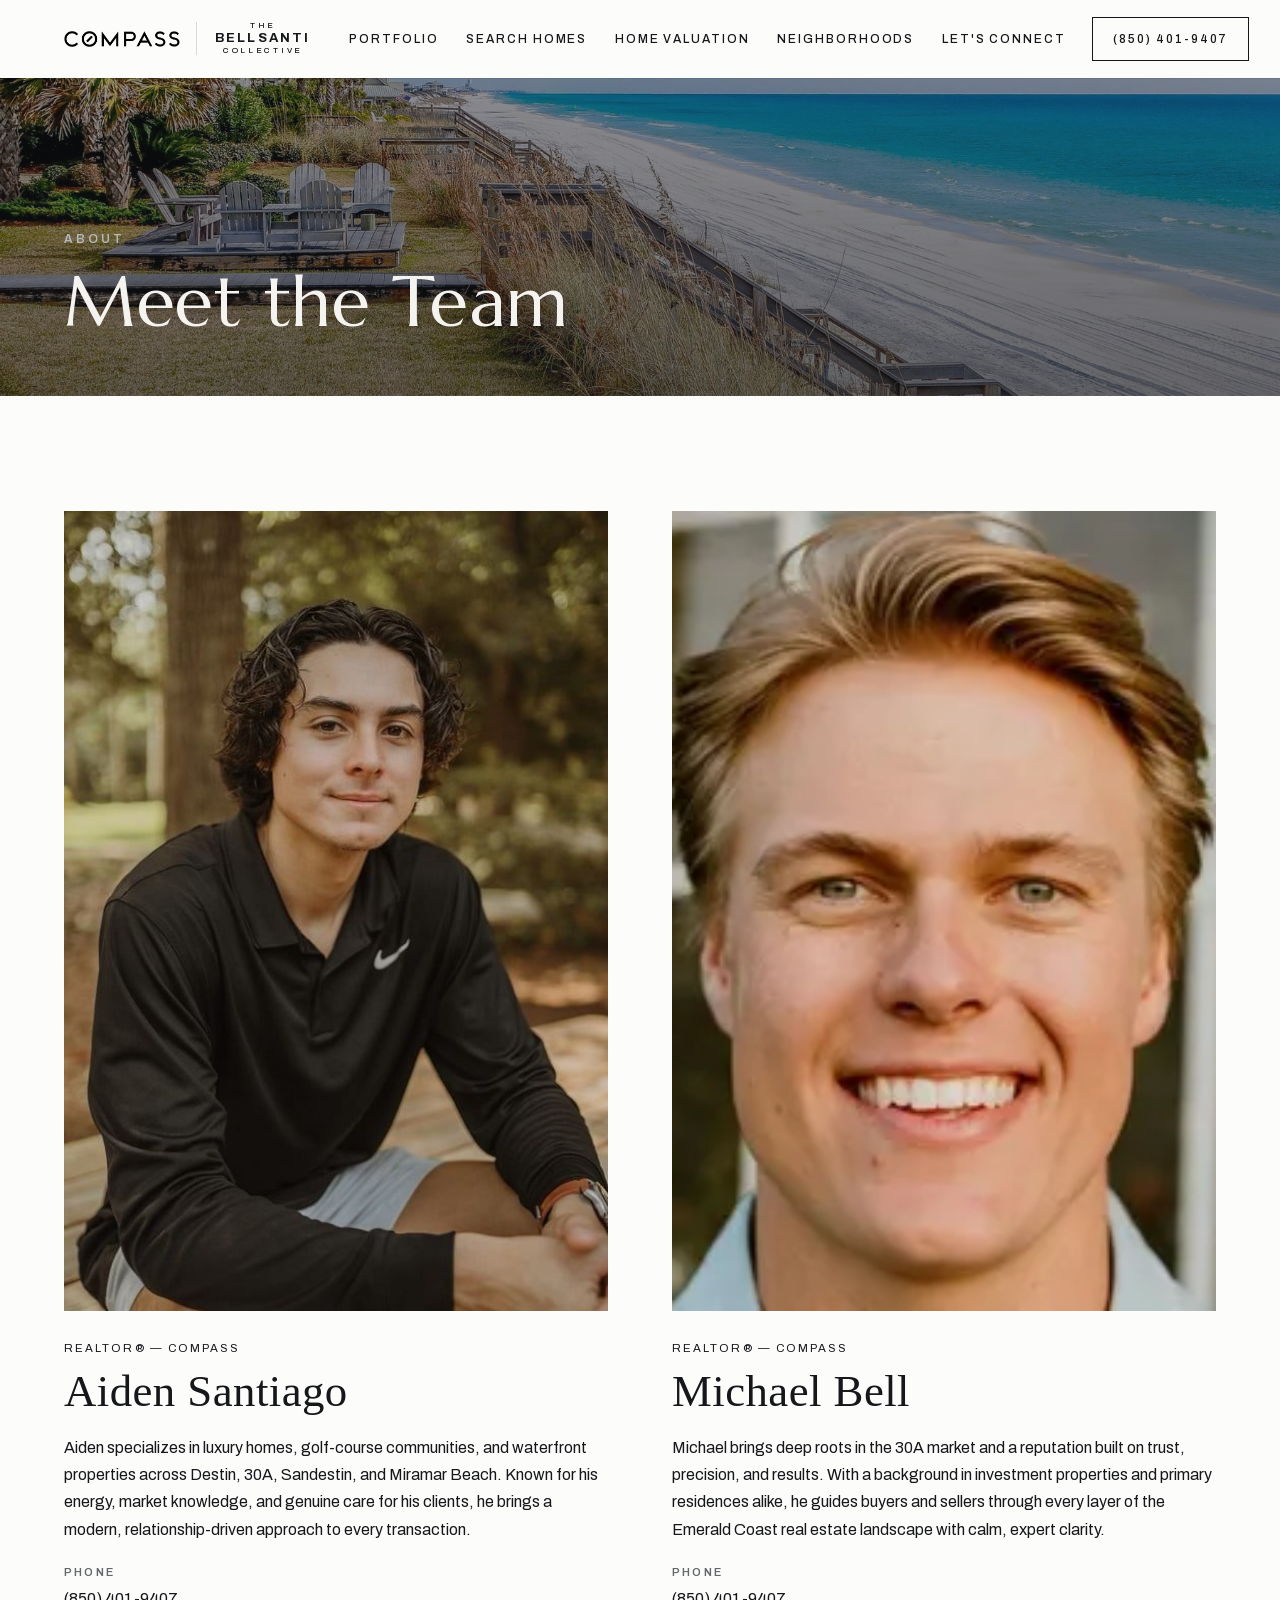
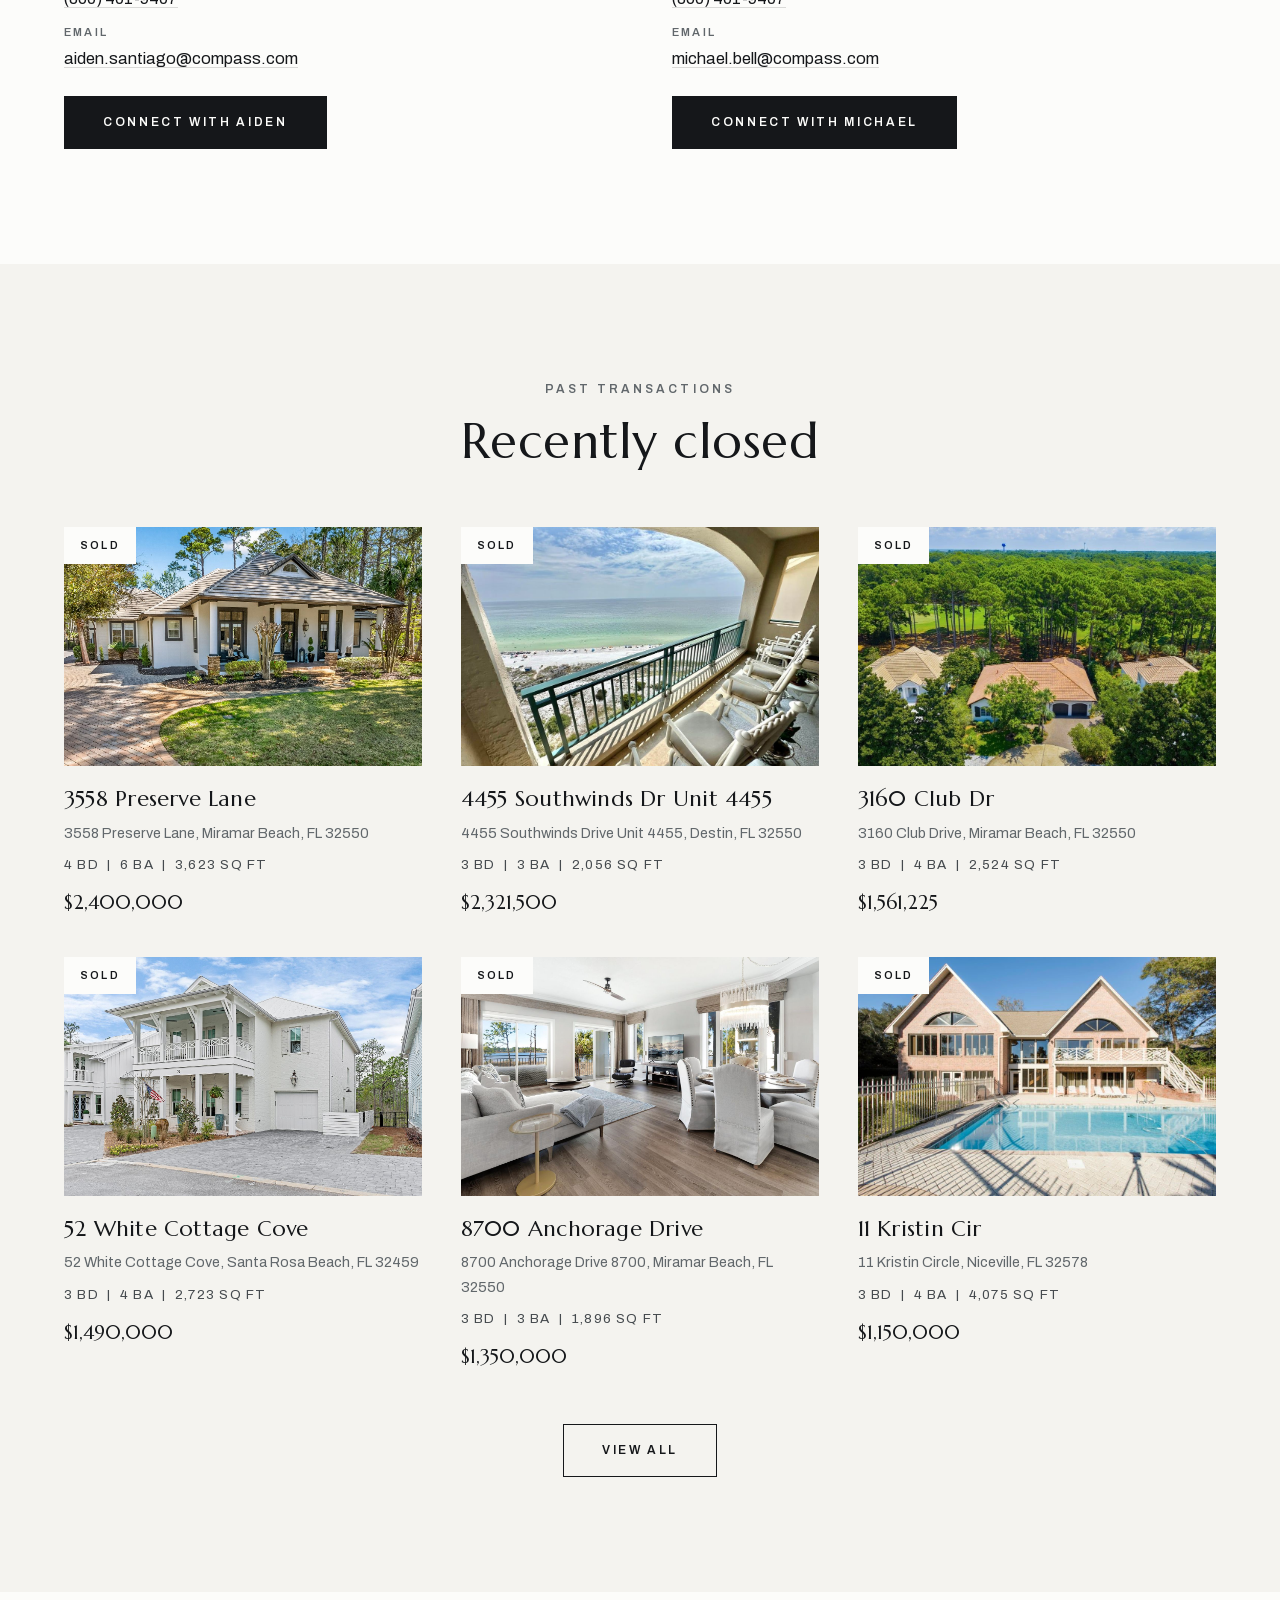
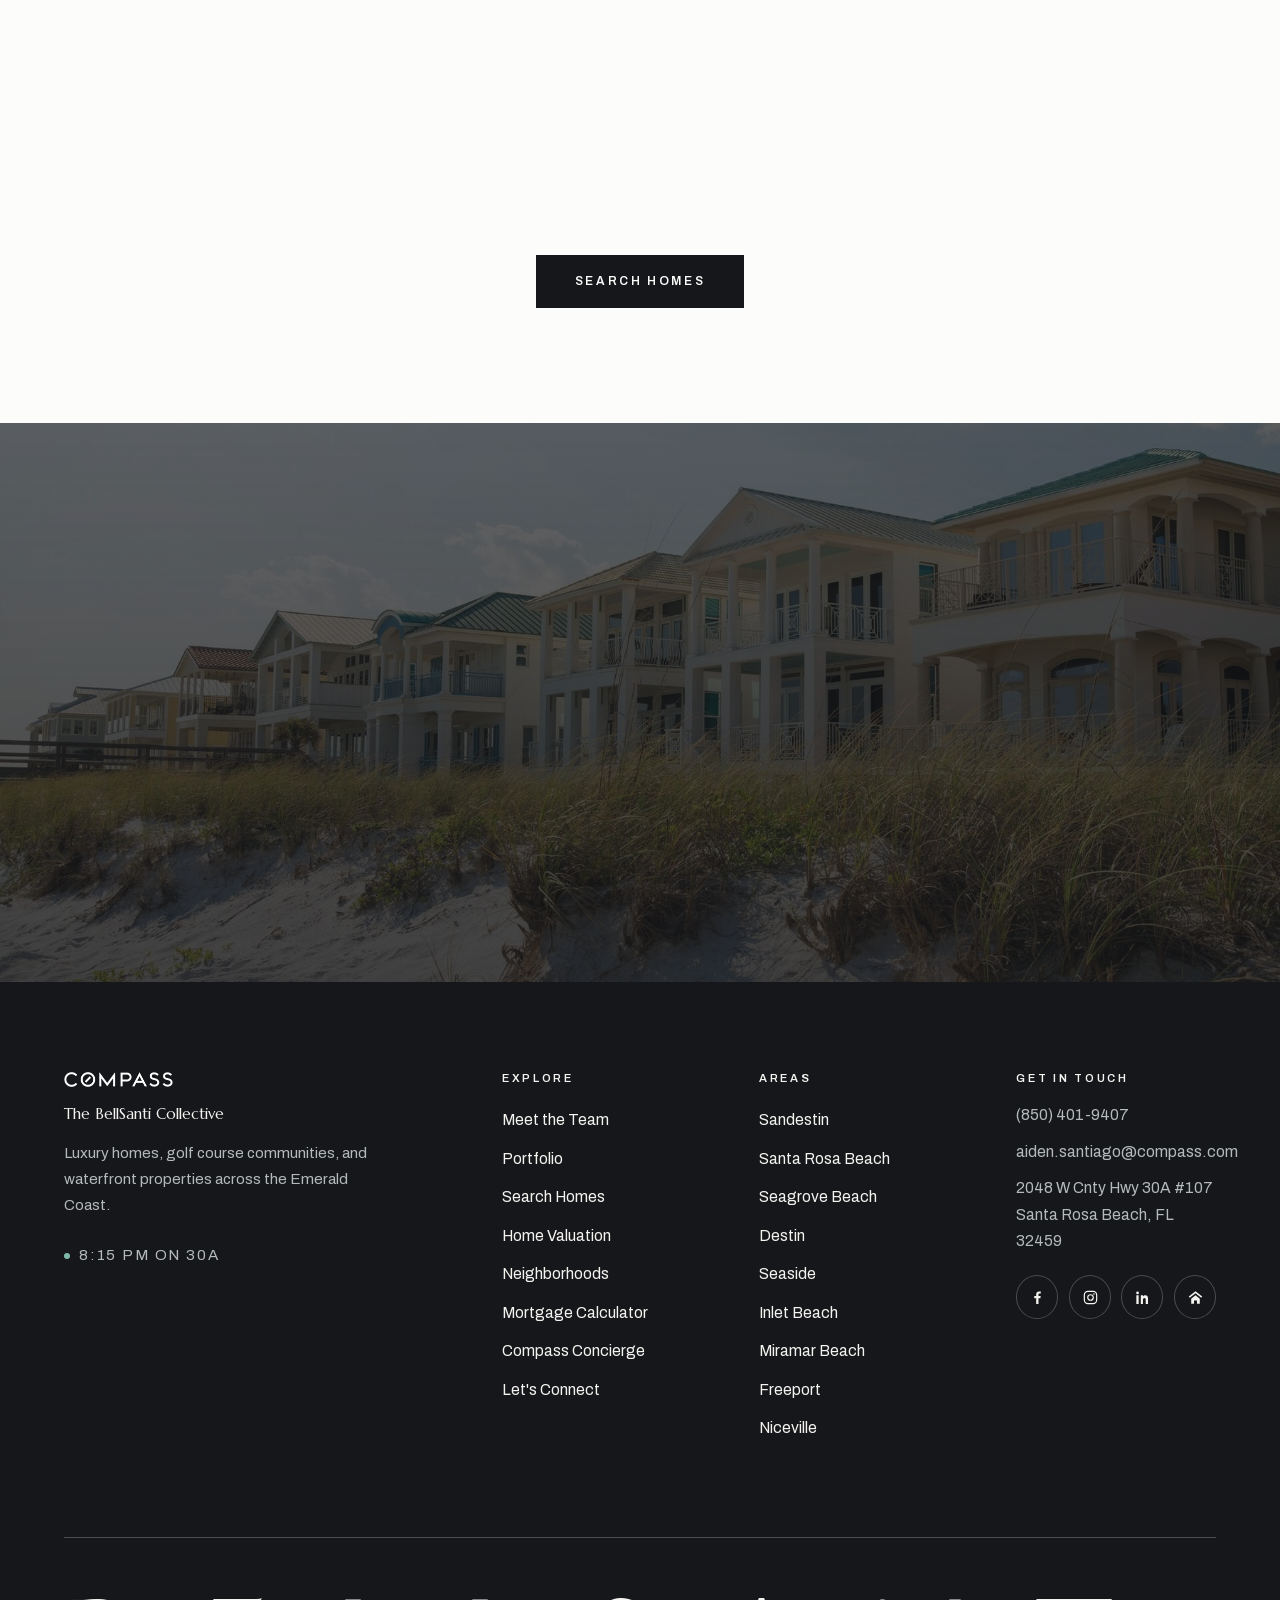
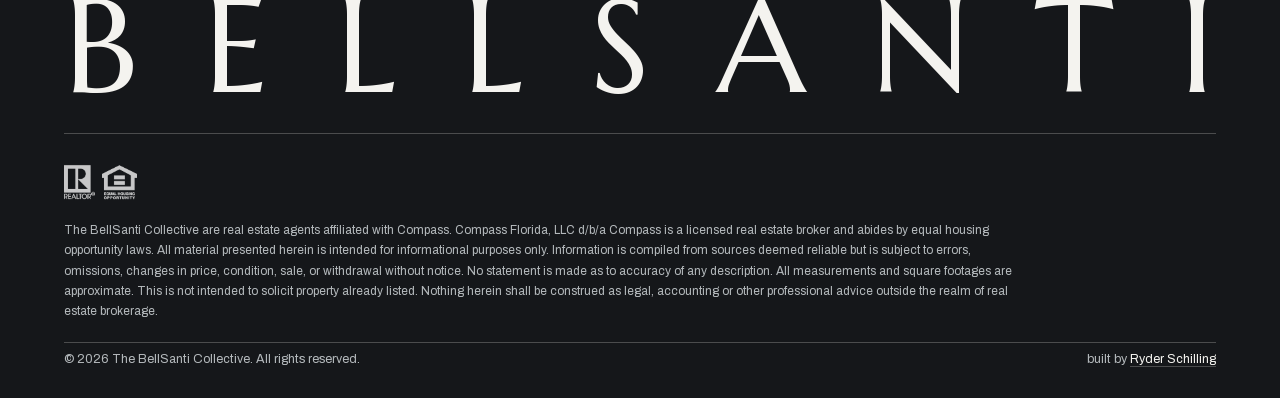
<file: about/index.html>
<!DOCTYPE html>
<html lang="en">
<head>
<meta charset="utf-8">
<meta name="viewport" content="width=device-width, initial-scale=1.0">
<title>About The BellSanti Collective | Compass Real Estate Agent, 30A</title>
<meta name="description" content="Meet The BellSanti Collective, a Compass real estate agent serving Destin, 30A, Sandestin, and Miramar Beach.">
<meta name="robots" content="noindex, nofollow">
<meta name="author" content="The BellSanti Collective">
<meta property="og:type" content="website">
<meta property="og:title" content="About The BellSanti Collective | Compass Real Estate Agent, 30A">
<meta property="og:description" content="Meet The BellSanti Collective, a Compass real estate agent serving Destin, 30A, Sandestin, and Miramar Beach.">
<meta property="og:image" content="https://aiden-santiago.vercel.app/assets/img/og-card.jpg">
<meta property="og:image:width" content="1200">
<meta property="og:image:height" content="630">
<meta property="og:image:alt" content="Compass and The BellSanti Collective over a beachfront dune walkover on 30A">
<meta name="twitter:card" content="summary_large_image">
<meta name="twitter:image" content="https://aiden-santiago.vercel.app/assets/img/og-card.jpg">
<link rel="icon" href="/favicon.svg" type="image/svg+xml">
<link rel="apple-touch-icon" href="/apple-touch-icon.png">
<link rel="preload" href="/assets/fonts/marcellus-latin.woff2" as="font" type="font/woff2" crossorigin>
<link rel="preload" href="/assets/fonts/archivo-var-latin.woff2" as="font" type="font/woff2" crossorigin>
<link rel="stylesheet" href="/assets/css/main.css">
<script>/* hand-off: the previous page left the menu covering the screen, retract it into the burger */
(function(){try{var d=sessionStorage.getItem("as-menu-open");if(!d)return;sessionStorage.removeItem("as-menu-open");
var p=JSON.parse(d),r=document.documentElement;
if(p.x)r.style.setProperty("--mx",p.x);if(p.y)r.style.setProperty("--my",p.y);if(p.r)r.style.setProperty("--mr",p.r);
r.classList.add("menu-retract");}catch(e){}})();</script>
<script type="application/ld+json">{"@context":"https://schema.org","@graph":[{"@type":"RealEstateAgent","@id":"/#agent","name":"Aiden Santiago","telephone":"+18504019407","email":"aiden.santiago@compass.com","address":{"@type":"PostalAddress","streetAddress":"2048 W Cnty Hwy 30A #107","addressLocality":"Santa Rosa Beach","addressRegion":"FL","postalCode":"32459"},"areaServed":["Sandestin","Santa Rosa Beach","Seagrove Beach","Destin","Seaside","Inlet Beach","Miramar Beach","Freeport","Niceville"],"memberOf":{"@type":"Organization","name":"Compass"},"sameAs":["https://www.instagram.com/aiden_santiago"]},{"@type":"WebSite","@id":"/#site","name":"Aiden Santiago, Emerald Coast Real Estate","publisher":{"@id":"/#agent"}},{"@type":"WebPage","@id":"/about/","name":"About Aiden Santiago | Compass Real Estate Agent, 30A","description":"Meet Aiden Santiago, a Compass real estate agent serving Destin, 30A, Sandestin, and Miramar Beach.","isPartOf":{"@id":"/#site"}}]}</script>
</head>
<body class="pg-enter">
<a class="skip-link" href="#main">Skip to content</a>
<header class="header is-scrolled">
<div class="wrap wrap--wide header__in">
<a class="header__brand" href="/" aria-label="The BellSanti Collective, Compass. Home">
<img class="header__logo header__logo--dark" src="/assets/img/compass-wordmark-dark-864.png" alt="Compass" width="864" height="119">
<img class="header__logo header__logo--light" src="/assets/img/compass-wordmark-green-864.png" alt="" width="864" height="119">
<span class="header__agent"><span class="hb__pre">the</span><span class="hb__main">BellSanti</span><span class="hb__sub">collective</span></span>
</a>
<nav class="nav" aria-label="Primary">
<a href="/portfolio/">Portfolio</a>
<a href="/search/">Search Homes</a>
<a href="/home-valuation/">Home Valuation</a>
<a href="/neighborhoods/">Neighborhoods</a>
<a href="/contact/">Let's Connect</a>
<a class="nav__phone" href="tel:+18504019407">(850) 401-9407</a>
</nav>
<button class="menu-btn" aria-expanded="false" aria-controls="drawer" aria-label="Open menu">
<span></span><span></span><span></span>
</button>
</div>
</header>
<div class="menu" id="drawer" tabindex="-1">
<div class="menu__bg" aria-hidden="true">
<img data-menu-img="home" src="/assets/img/emerald-coast-aerial.jpg" alt="" loading="lazy">
<img data-menu-img="about" src="/assets/img/aiden-seated.jpg" alt="" loading="lazy">
<img data-menu-img="portfolio" src="/assets/img/gulf-front-sunset-row.jpg" alt="" loading="lazy">
<img data-menu-img="search" src="/assets/img/harbor-homes-aerial.jpg" alt="" loading="lazy">
<img data-menu-img="home-valuation" src="/assets/img/estate-sunset-pool.jpg" alt="" loading="lazy">
<img data-menu-img="neighborhoods" src="/assets/img/coastal-lake-aerial.jpg" alt="" loading="lazy">
<img data-menu-img="mortgage-calculator" src="/assets/img/kitchen-modern.jpg" alt="" loading="lazy">
<img data-menu-img="concierge" src="/assets/img/living-room-white.jpg" alt="" loading="lazy">
<img data-menu-img="contact" src="/assets/img/balcony-sunset-beach.jpg" alt="" loading="lazy">
</div>
<div class="menu__inner">
<nav class="menu__nav" aria-label="All pages">
<a href="/" data-img="home">Home</a>
<a href="/about/" data-img="about">About Aiden</a>
<a href="/portfolio/" data-img="portfolio">Portfolio</a>
<a href="/search/" data-img="search">Search Homes</a>
<a href="/home-valuation/" data-img="home-valuation">Home Valuation</a>
<a href="/neighborhoods/" data-img="neighborhoods">Neighborhoods</a>
<a href="/mortgage-calculator/" data-img="mortgage-calculator">Mortgage Calculator</a>
<a href="/concierge/" data-img="concierge">Compass Concierge</a>
<a href="/contact/" data-img="contact">Let's Connect</a>
</nav>
<nav class="menu__foot" aria-label="Social profiles">
<div class="fsoc">
<a href="https://www.facebook.com/p/Aiden-Santiago-Real-Estate-Professional-100083073045133/" rel="noopener" target="_blank" aria-label="The BellSanti Collective on Facebook"><svg viewBox="0 0 24 24" aria-hidden="true" focusable="false"><path d="M13.4 21v-8h2.7l.4-3.1h-3.1V7.9c0-.9.25-1.5 1.55-1.5h1.65V3.63c-.29-.04-1.27-.13-2.42-.13-2.4 0-4.03 1.46-4.03 4.14V9.9H7.44V13h2.7v8z"/></svg></a>
<a href="https://www.instagram.com/aiden_santiago/" rel="noopener" target="_blank" aria-label="Aiden Santiago on Instagram"><svg viewBox="0 0 24 24" aria-hidden="true" focusable="false"><rect x="3.3" y="3.3" width="17.4" height="17.4" rx="5" fill="none" stroke="currentColor" stroke-width="1.7"/><circle cx="12" cy="12" r="3.9" fill="none" stroke="currentColor" stroke-width="1.7"/><circle cx="16.9" cy="7.1" r="1.15"/></svg></a>
<a href="https://www.linkedin.com/in/aiden-santiago-573778230/" rel="noopener" target="_blank" aria-label="The BellSanti Collective on LinkedIn"><svg viewBox="0 0 24 24" aria-hidden="true" focusable="false"><path d="M6.94 5.5a1.94 1.94 0 1 1-3.88 0 1.94 1.94 0 0 1 3.88 0zM3.32 8.9h3.24V21H3.32zM9.62 8.9h3.1v1.65h.05c.44-.83 1.5-1.7 3.1-1.7 3.31 0 3.92 2.17 3.92 5V21h-3.24v-5.44c0-1.3-.02-2.96-1.8-2.96-1.81 0-2.09 1.41-2.09 2.87V21H9.62z"/></svg></a>
<a href="https://www.zillow.com/profile/aiden%20santiago" rel="noopener" target="_blank" aria-label="The BellSanti Collective on Zillow"><svg viewBox="0 0 24 24" aria-hidden="true" focusable="false"><path d="M12 3.3 2.55 10.65l1.32 1.7L12 6.02l8.13 6.33 1.32-1.7z"/><path d="M12 8.85 5.95 13.6V20.7h3.93v-4.35h4.24v4.35h3.93v-7.1z"/></svg></a>
</div>
</nav>
</div>
</div>

<main id="main" tabindex="-1">
<section class="phero phero--short">
<div class="phero__media"><img src="/assets/img/beach-walkover-cottage.jpg" alt="Beach walkover beside a coastal cottage on 30A" width="1800" height="1125"></div>
<div class="wrap phero__body">
<p class="kicker" style="color:var(--on-bed-mut)">About</p>
<h1 class="h1">Meet the Team</h1>
</div>
</section>

<style>
.team-grid{display:grid;grid-template-columns:1fr 1fr;gap:clamp(32px,5vw,72px);align-items:start}
@media(max-width:720px){.team-grid{grid-template-columns:1fr;gap:52px}}
.agent-card__img{width:100%;aspect-ratio:3/4;object-fit:cover;object-position:top}
.agent-card__body{padding:28px 0 0}
.agent-card__title{font-size:.72rem;letter-spacing:.18em;text-transform:uppercase;color:var(--accent);margin-bottom:8px}
.agent-card__name{font-family:'Cormorant Garamond',Georgia,serif;font-size:clamp(1.9rem,3.5vw,2.8rem);font-weight:300;line-height:1.1;margin-bottom:18px}
.agent-card__bio{margin-bottom:20px;line-height:1.7}
.agent-card .contact-info{gap:10px;margin-bottom:24px}
</style>
<section class="sec">
<div class="wrap">
<div class="team-grid">
<div class="agent-card" data-rv>
<img class="agent-card__img" src="/assets/img/aiden-seated.jpg" alt="Aiden Santiago, Compass REALTOR on 30A" loading="lazy" width="533" height="800">
<div class="agent-card__body">
<p class="agent-card__title">REALTOR&reg; &mdash; Compass</p>
<h2 class="agent-card__name">Aiden Santiago</h2>
<p class="agent-card__bio">Aiden specializes in luxury homes, golf-course communities, and waterfront properties across Destin, 30A, Sandestin, and Miramar Beach. Known for his energy, market knowledge, and genuine care for his clients, he brings a modern, relationship-driven approach to every transaction.</p>
<dl class="contact-info">
<div><dt>Phone</dt><dd><a href="tel:+18504019407">(850) 401-9407</a></dd></div>
<div><dt>Email</dt><dd><a href="mailto:aiden.santiago@compass.com">aiden.santiago@compass.com</a></dd></div>
</dl>
<div class="btn-row"><a class="btn btn--solid" href="/contact/">Connect with Aiden</a></div>
</div>
</div>
<div class="agent-card" data-rv>
<img class="agent-card__img" src="/assets/img/michael-headshot.webp" alt="Michael Bell, Compass REALTOR on 30A" loading="lazy" width="533" height="800">
<div class="agent-card__body">
<p class="agent-card__title">REALTOR&reg; &mdash; Compass</p>
<h2 class="agent-card__name">Michael Bell</h2>
<p class="agent-card__bio">Michael brings deep roots in the 30A market and a reputation built on trust, precision, and results. With a background in investment properties and primary residences alike, he guides buyers and sellers through every layer of the Emerald Coast real estate landscape with calm, expert clarity.</p>
<dl class="contact-info">
<div><dt>Phone</dt><dd><a href="tel:+18504019407">(850) 401-9407</a></dd></div>
<div><dt>Email</dt><dd><a href="mailto:michael.bell@compass.com">michael.bell@compass.com</a></dd></div>
</dl>
<div class="btn-row"><a class="btn btn--solid" href="/contact/">Connect with Michael</a></div>
</div>
</div>
</div>
</div>
</section>

<section class="sec band" aria-labelledby="past">
<div class="wrap">
<div class="sec-head center">
<p class="kicker">Past Transactions</p>
<h2 class="h2" id="past">Recently closed</h2>
</div>
<div class="pgrid pgrid--3">
<article class="pcard">
<div class="pcard__media">
<img src="/assets/img/props/prop-11.jpg" alt="3558 Preserve Lane, Miramar Beach" loading="lazy" width="1400" height="933">
<span class="pcard__status">Sold</span>
</div>
<div class="pcard__body">
<h3 class="pcard__name">3558 Preserve Lane</h3>
<p class="pcard__addr">3558 Preserve Lane, Miramar Beach, FL 32550</p>
<p class="pcard__specs">4 BD &nbsp;|&nbsp; 6 BA &nbsp;|&nbsp; 3,623 Sq Ft</p>
<p class="pcard__price">$2,400,000</p>
</div>
</article>
<article class="pcard">
<div class="pcard__media">
<img src="/assets/img/props/prop-16.jpg" alt="4455 Southwinds Dr Unit 4455, Destin" loading="lazy" width="1400" height="933">
<span class="pcard__status">Sold</span>
</div>
<div class="pcard__body">
<h3 class="pcard__name">4455 Southwinds Dr Unit 4455</h3>
<p class="pcard__addr">4455 Southwinds Drive Unit 4455, Destin, FL 32550</p>
<p class="pcard__specs">3 BD &nbsp;|&nbsp; 3 BA &nbsp;|&nbsp; 2,056 Sq Ft</p>
<p class="pcard__price">$2,321,500</p>
</div>
</article>
<article class="pcard">
<div class="pcard__media">
<img src="/assets/img/props/prop-2.jpg" alt="3160 Club Dr, Miramar Beach" loading="lazy" width="1400" height="933">
<span class="pcard__status">Sold</span>
</div>
<div class="pcard__body">
<h3 class="pcard__name">3160 Club Dr</h3>
<p class="pcard__addr">3160 Club Drive, Miramar Beach, FL 32550</p>
<p class="pcard__specs">3 BD &nbsp;|&nbsp; 4 BA &nbsp;|&nbsp; 2,524 Sq Ft</p>
<p class="pcard__price">$1,561,225</p>
</div>
</article>
<article class="pcard">
<div class="pcard__media">
<img src="/assets/img/props/prop-14.jpg" alt="52 White Cottage Cove, Santa Rosa Beach" loading="lazy" width="1400" height="933">
<span class="pcard__status">Sold</span>
</div>
<div class="pcard__body">
<h3 class="pcard__name">52 White Cottage Cove</h3>
<p class="pcard__addr">52 White Cottage Cove, Santa Rosa Beach, FL 32459</p>
<p class="pcard__specs">3 BD &nbsp;|&nbsp; 4 BA &nbsp;|&nbsp; 2,723 Sq Ft</p>
<p class="pcard__price">$1,490,000</p>
</div>
</article>
<article class="pcard">
<div class="pcard__media">
<img src="/assets/img/props/prop-8.jpg" alt="8700 Anchorage Drive, Miramar Beach" loading="lazy" width="1400" height="933">
<span class="pcard__status">Sold</span>
</div>
<div class="pcard__body">
<h3 class="pcard__name">8700 Anchorage Drive</h3>
<p class="pcard__addr">8700 Anchorage Drive 8700, Miramar Beach, FL 32550</p>
<p class="pcard__specs">3 BD &nbsp;|&nbsp; 3 BA &nbsp;|&nbsp; 1,896 Sq Ft</p>
<p class="pcard__price">$1,350,000</p>
</div>
</article>
<article class="pcard">
<div class="pcard__media">
<img src="/assets/img/props/prop-6.jpg" alt="11 Kristin Cir, Niceville" loading="lazy" width="1400" height="933">
<span class="pcard__status">Sold</span>
</div>
<div class="pcard__body">
<h3 class="pcard__name">11 Kristin Cir</h3>
<p class="pcard__addr">11 Kristin Circle, Niceville, FL 32578</p>
<p class="pcard__specs">3 BD &nbsp;|&nbsp; 4 BA &nbsp;|&nbsp; 4,075 Sq Ft</p>
<p class="pcard__price">$1,150,000</p>
</div>
</article>
</div>
<div class="btn-row center" style="margin-top:clamp(34px,4vw,52px)">
<a class="btn" href="/portfolio/">View all</a>
</div>
</div>
</section>

<section class="sec center">
<div class="wrap">
<div class="sec-head center">
<p class="kicker">Start Here</p>
<h2 class="h2">Find your dream home</h2>
</div>
<div class="btn-row center"><a class="btn btn--solid" href="/search/">Search homes</a></div>
</div>
</section>
<section class="cta" aria-labelledby="ww">
<div class="cta__media"><img src="/assets/img/walkover-long.jpg" alt="" loading="lazy"></div>
<div class="wrap cta__body">
<p class="kicker" style="color:var(--on-bed-mut)">Work With Us</p>
<h2 id="ww">Let's find your home on the coast</h2>
<p class="lede" style="color:var(--on-bed-mut);text-align:center">Buying, selling, or just watching the market. Start the conversation.</p>
<div class="btn-row center">
<a class="btn btn--inv-solid" href="/contact/">Let's connect</a>
<a class="btn btn--inv" href="tel:+18504019407">Call (850) 401-9407</a>
</div>
</div>
</section>

</main>
<footer class="footer">
<div class="footer__scene" aria-hidden="true">
<img data-area="Sandestin" src="/assets/img/golf-dusk-water.jpg" alt="" loading="lazy">
<img data-area="Santa Rosa Beach" src="/assets/img/coastal-lake-aerial.jpg" alt="" loading="lazy">
<img data-area="Seagrove Beach" src="/assets/img/turquoise-cottage-dunes.jpg" alt="" loading="lazy">
<img data-area="Destin" src="/assets/img/destin-dusk-aerial.jpg" alt="" loading="lazy">
<img data-area="Seaside" src="/assets/img/seaside-dome-aerial.jpg" alt="" loading="lazy">
<img data-area="Inlet Beach" src="/assets/img/dune-fence-beach.jpg" alt="" loading="lazy">
<img data-area="Miramar Beach" src="/assets/img/miramar-coastline.jpg" alt="" loading="lazy">
<img data-area="Freeport" src="/assets/img/bayou-boat-dock.jpg" alt="" loading="lazy">
<img data-area="Niceville" src="/assets/img/bayou-docks-aerial.jpg" alt="" loading="lazy">
</div>
<div class="wrap wrap--wide">
<div class="footer__top">
<div class="footer__brand">
<img src="/assets/img/compass-wordmark-green-864.png" alt="Compass" width="864" height="119">
<p class="footer__name">The BellSanti Collective</p>
<p>Luxury homes, golf course communities, and waterfront properties across the Emerald Coast.</p>
<p class="coasttime"><span class="dot" aria-hidden="true"></span><span data-coast-time>On the coast</span></p>
</div>
<div>
<h2 id="f-explore">Explore</h2>
<ul aria-labelledby="f-explore">
<li><a class="flink" href="/about/"><span class="n">01</span><span class="t">Meet the Team</span></a></li>
<li><a class="flink" href="/portfolio/"><span class="n">02</span><span class="t">Portfolio</span></a></li>
<li><a class="flink" href="/search/"><span class="n">03</span><span class="t">Search Homes</span></a></li>
<li><a class="flink" href="/home-valuation/"><span class="n">04</span><span class="t">Home Valuation</span></a></li>
<li><a class="flink" href="/neighborhoods/"><span class="n">05</span><span class="t">Neighborhoods</span></a></li>
<li><a class="flink" href="/mortgage-calculator/"><span class="n">06</span><span class="t">Mortgage Calculator</span></a></li>
<li><a class="flink" href="/concierge/"><span class="n">07</span><span class="t">Compass Concierge</span></a></li>
<li><a class="flink" href="/contact/"><span class="n">08</span><span class="t">Let's Connect</span></a></li>
</ul>
</div>
<div>
<h2 id="f-areas">Areas</h2>
<ul aria-labelledby="f-areas">
<li><a class="flink" href="/neighborhoods/" data-area="Sandestin"><span class="n">01</span><span class="t">Sandestin</span></a></li>
<li><a class="flink" href="/neighborhoods/" data-area="Santa Rosa Beach"><span class="n">02</span><span class="t">Santa Rosa Beach</span></a></li>
<li><a class="flink" href="/neighborhoods/" data-area="Seagrove Beach"><span class="n">03</span><span class="t">Seagrove Beach</span></a></li>
<li><a class="flink" href="/neighborhoods/" data-area="Destin"><span class="n">04</span><span class="t">Destin</span></a></li>
<li><a class="flink" href="/neighborhoods/" data-area="Seaside"><span class="n">05</span><span class="t">Seaside</span></a></li>
<li><a class="flink" href="/neighborhoods/" data-area="Inlet Beach"><span class="n">06</span><span class="t">Inlet Beach</span></a></li>
<li><a class="flink" href="/neighborhoods/" data-area="Miramar Beach"><span class="n">07</span><span class="t">Miramar Beach</span></a></li>
<li><a class="flink" href="/neighborhoods/" data-area="Freeport"><span class="n">08</span><span class="t">Freeport</span></a></li>
<li><a class="flink" href="/neighborhoods/" data-area="Niceville"><span class="n">09</span><span class="t">Niceville</span></a></li>
</ul>
</div>
<div>
<h2 id="f-touch">Get in Touch</h2>
<address aria-labelledby="f-touch">
<a href="tel:+18504019407">(850) 401-9407</a>
<a href="mailto:aiden.santiago@compass.com">aiden.santiago@compass.com</a>
<span>2048 W Cnty Hwy 30A #107<br>Santa Rosa Beach, FL 32459</span>
</address>
<div class="fsoc">
<a href="https://www.facebook.com/p/Aiden-Santiago-Real-Estate-Professional-100083073045133/" rel="noopener" target="_blank" aria-label="The BellSanti Collective on Facebook"><svg viewBox="0 0 24 24" aria-hidden="true" focusable="false"><path d="M13.4 21v-8h2.7l.4-3.1h-3.1V7.9c0-.9.25-1.5 1.55-1.5h1.65V3.63c-.29-.04-1.27-.13-2.42-.13-2.4 0-4.03 1.46-4.03 4.14V9.9H7.44V13h2.7v8z"/></svg></a>
<a href="https://www.instagram.com/aiden_santiago/" rel="noopener" target="_blank" aria-label="Aiden Santiago on Instagram"><svg viewBox="0 0 24 24" aria-hidden="true" focusable="false"><rect x="3.3" y="3.3" width="17.4" height="17.4" rx="5" fill="none" stroke="currentColor" stroke-width="1.7"/><circle cx="12" cy="12" r="3.9" fill="none" stroke="currentColor" stroke-width="1.7"/><circle cx="16.9" cy="7.1" r="1.15"/></svg></a>
<a href="https://www.linkedin.com/in/aiden-santiago-573778230/" rel="noopener" target="_blank" aria-label="The BellSanti Collective on LinkedIn"><svg viewBox="0 0 24 24" aria-hidden="true" focusable="false"><path d="M6.94 5.5a1.94 1.94 0 1 1-3.88 0 1.94 1.94 0 0 1 3.88 0zM3.32 8.9h3.24V21H3.32zM9.62 8.9h3.1v1.65h.05c.44-.83 1.5-1.7 3.1-1.7 3.31 0 3.92 2.17 3.92 5V21h-3.24v-5.44c0-1.3-.02-2.96-1.8-2.96-1.81 0-2.09 1.41-2.09 2.87V21H9.62z"/></svg></a>
<a href="https://www.zillow.com/profile/aiden%20santiago" rel="noopener" target="_blank" aria-label="The BellSanti Collective on Zillow"><svg viewBox="0 0 24 24" aria-hidden="true" focusable="false"><path d="M12 3.3 2.55 10.65l1.32 1.7L12 6.02l8.13 6.33 1.32-1.7z"/><path d="M12 8.85 5.95 13.6V20.7h3.93v-4.35h4.24v4.35h3.93v-7.1z"/></svg></a>
</div>
</div>
</div>

<div class="footer__mark">
<div class="wordmark-clip"><p class="wordmark" aria-hidden="true"><span>B</span><span>E</span><span>L</span><span>L</span><span>S</span><span>A</span><span>N</span><span>T</span><span>I</span></p></div>
</div>

<div class="footer__legal">
<div class="footer__compliance">
<img src="/assets/img/badges-chalk.png" alt="REALTOR and Equal Housing Opportunity" width="900" height="466">
</div>
<p>The BellSanti Collective are real estate agents affiliated with Compass. Compass Florida, LLC d/b/a Compass is a licensed real estate broker and abides by equal housing opportunity laws. All material presented herein is intended for informational purposes only. Information is compiled from sources deemed reliable but is subject to errors, omissions, changes in price, condition, sale, or withdrawal without notice. No statement is made as to accuracy of any description. All measurements and square footages are approximate. This is not intended to solicit property already listed. Nothing herein shall be construed as legal, accounting or other professional advice outside the realm of real estate brokerage.</p>
<div class="footer__bar">
<span>&copy; <span data-current-year>2026</span> The BellSanti Collective. All rights reserved.</span>
<span>built by <a href="https://ryderschilling.com" rel="noopener">Ryder Schilling</a></span>
</div>
</div>
</div>
</footer>
<script src="/assets/js/main.js" defer></script>
</body>
</html>
</file>
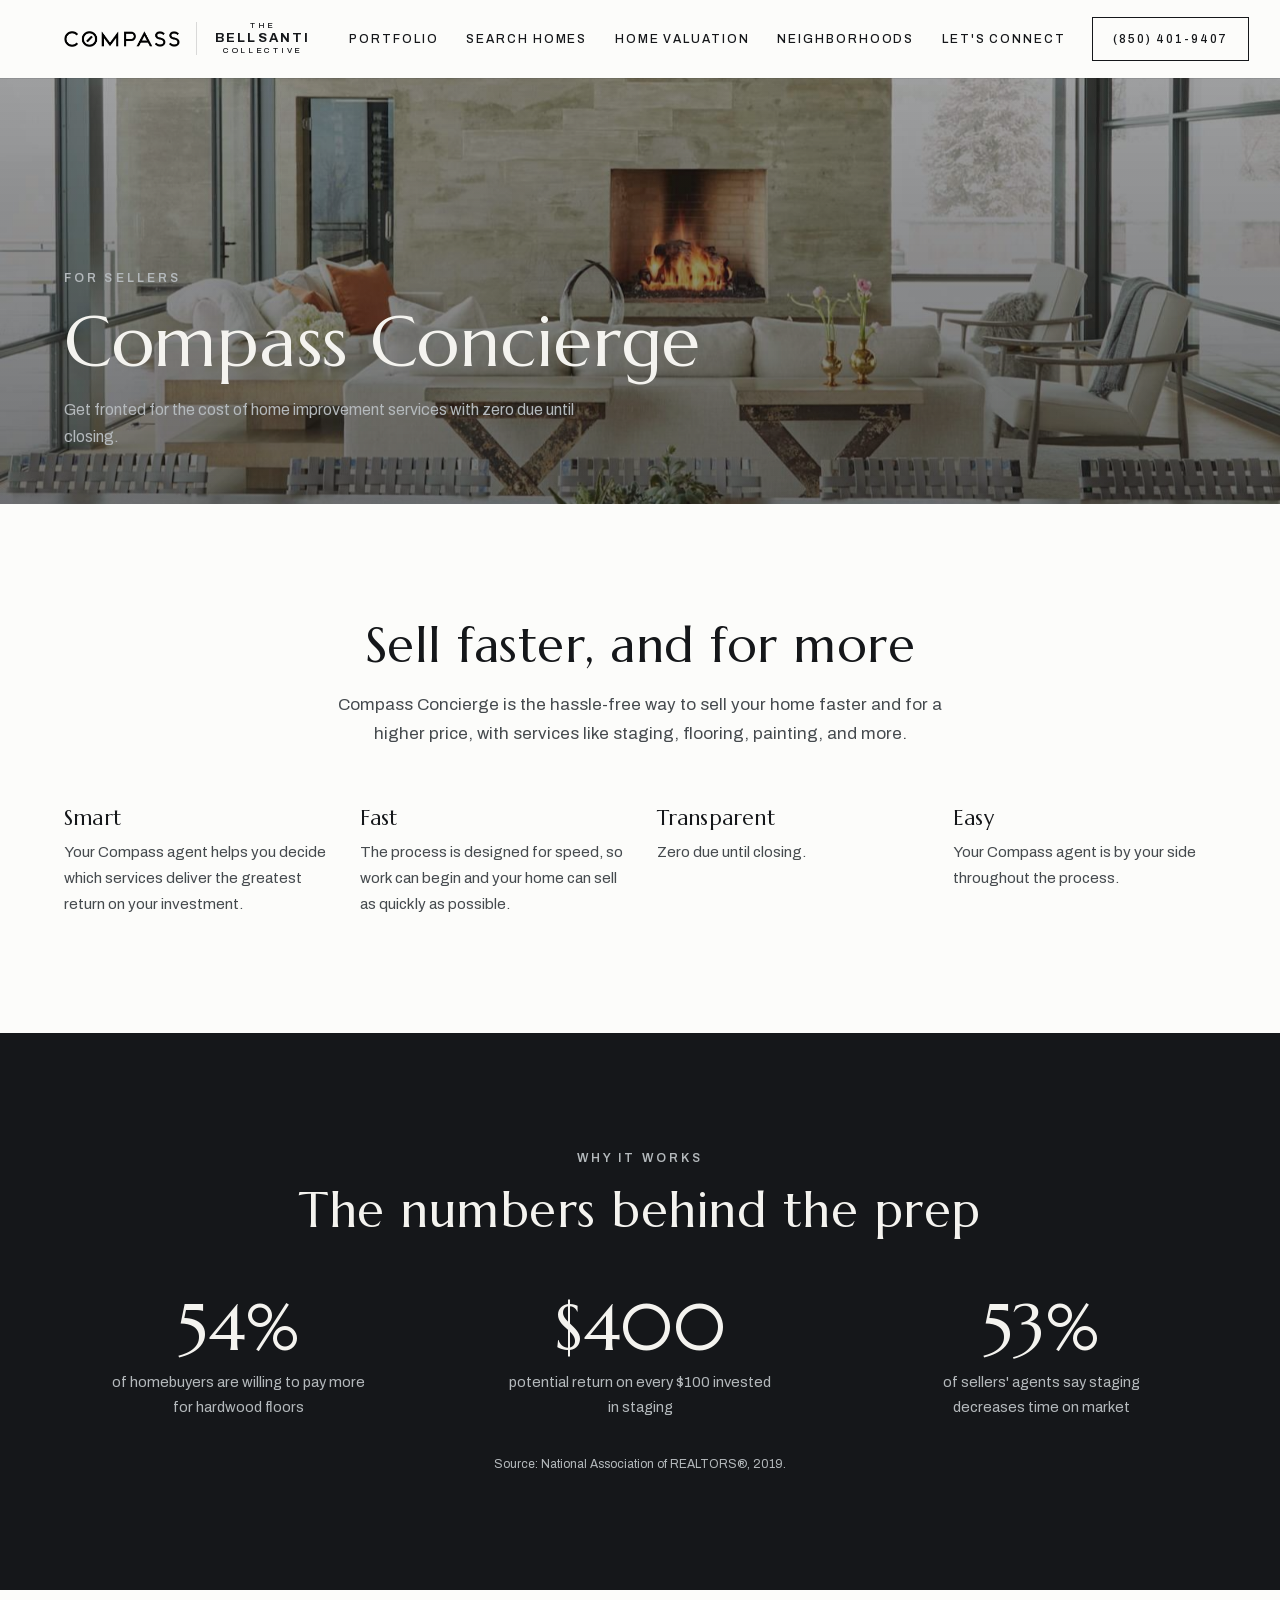
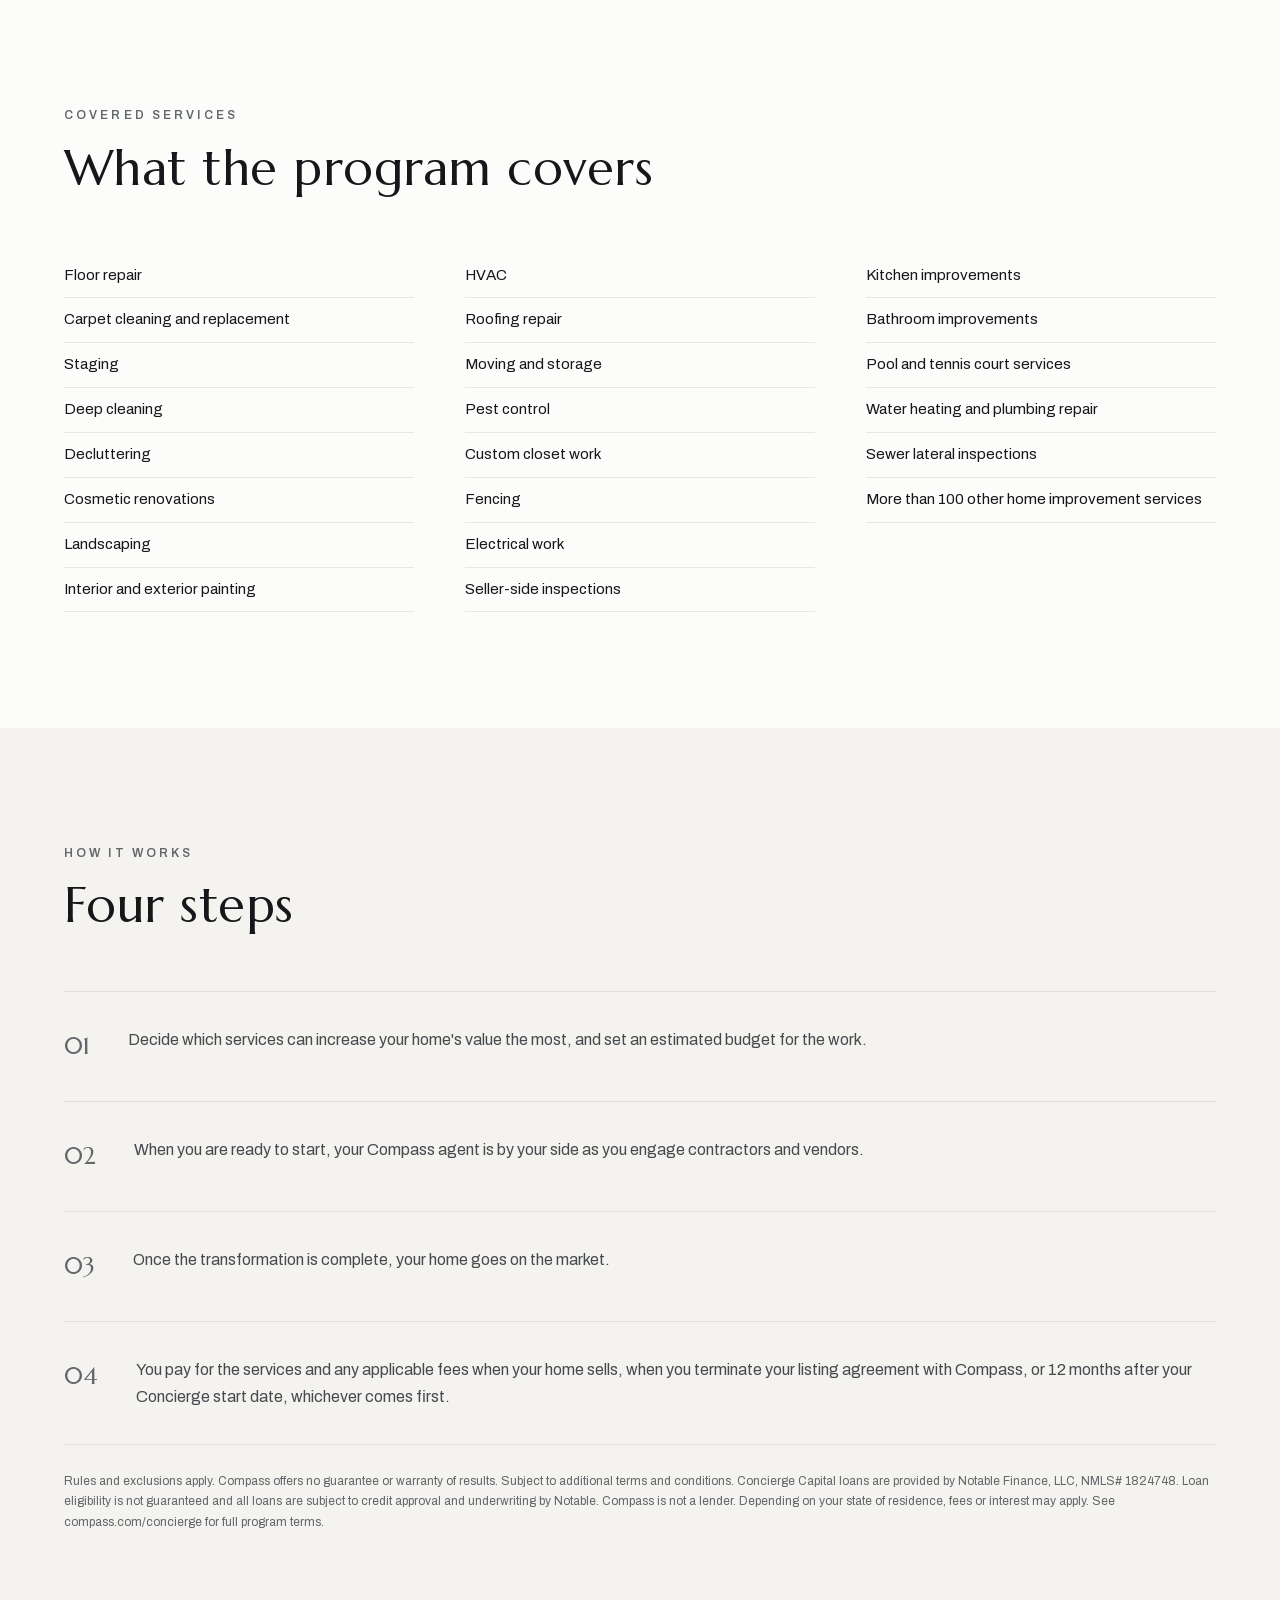
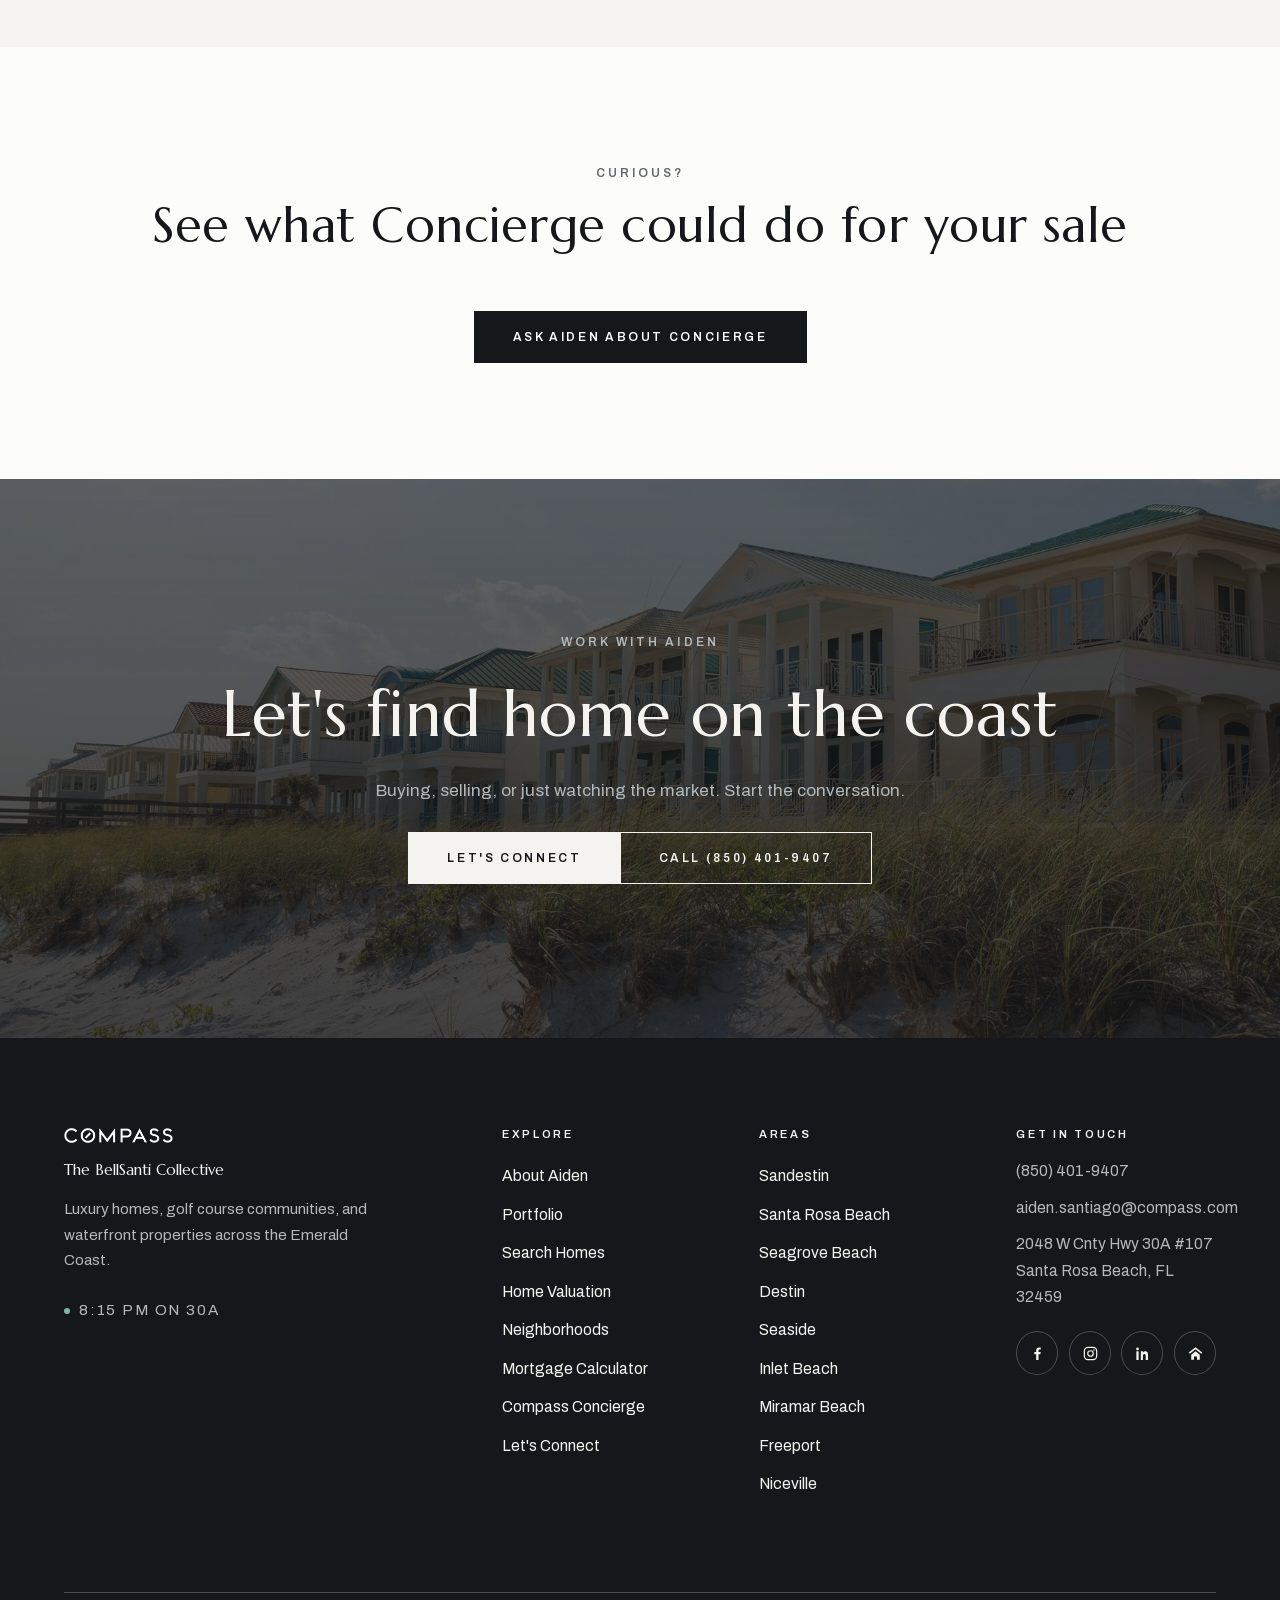
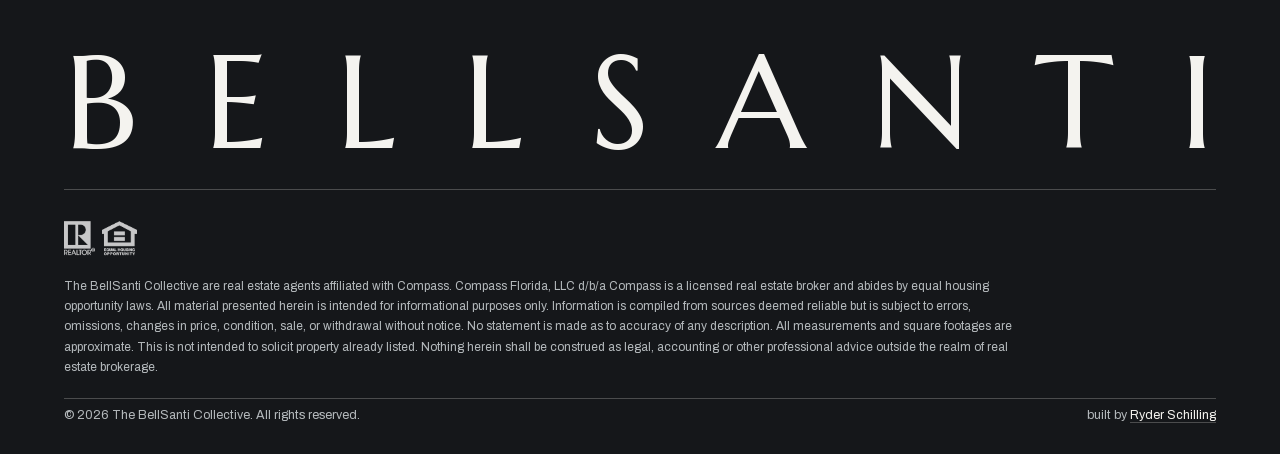
<file: concierge/index.html>
<!DOCTYPE html>
<html lang="en">
<head>
<meta charset="utf-8">
<meta name="viewport" content="width=device-width, initial-scale=1.0">
<title>Compass Concierge | The BellSanti Collective | Compass</title>
<meta name="description" content="Front the cost of home improvement services with zero due until closing through Compass Concierge.">
<meta name="robots" content="noindex, nofollow">
<meta name="author" content="The BellSanti Collective">
<meta property="og:type" content="website">
<meta property="og:title" content="Compass Concierge | The BellSanti Collective | Compass">
<meta property="og:description" content="Front the cost of home improvement services with zero due until closing through Compass Concierge.">
<meta property="og:image" content="https://aiden-santiago.vercel.app/assets/img/og-card.jpg">
<meta property="og:image:width" content="1200">
<meta property="og:image:height" content="630">
<meta property="og:image:alt" content="Compass and The BellSanti Collective over a beachfront dune walkover on 30A">
<meta name="twitter:card" content="summary_large_image">
<meta name="twitter:image" content="https://aiden-santiago.vercel.app/assets/img/og-card.jpg">
<link rel="icon" href="/favicon.svg" type="image/svg+xml">
<link rel="apple-touch-icon" href="/apple-touch-icon.png">
<link rel="preload" href="/assets/fonts/marcellus-latin.woff2" as="font" type="font/woff2" crossorigin>
<link rel="preload" href="/assets/fonts/archivo-var-latin.woff2" as="font" type="font/woff2" crossorigin>
<link rel="stylesheet" href="/assets/css/main.css">
<script>/* hand-off: the previous page left the menu covering the screen, retract it into the burger */
(function(){try{var d=sessionStorage.getItem("as-menu-open");if(!d)return;sessionStorage.removeItem("as-menu-open");
var p=JSON.parse(d),r=document.documentElement;
if(p.x)r.style.setProperty("--mx",p.x);if(p.y)r.style.setProperty("--my",p.y);if(p.r)r.style.setProperty("--mr",p.r);
r.classList.add("menu-retract");}catch(e){}})();</script>
<script type="application/ld+json">{"@context":"https://schema.org","@graph":[{"@type":"RealEstateAgent","@id":"/#agent","name":"Aiden Santiago","telephone":"+18504019407","email":"aiden.santiago@compass.com","address":{"@type":"PostalAddress","streetAddress":"2048 W Cnty Hwy 30A #107","addressLocality":"Santa Rosa Beach","addressRegion":"FL","postalCode":"32459"},"areaServed":["Sandestin","Santa Rosa Beach","Seagrove Beach","Destin","Seaside","Inlet Beach","Miramar Beach","Freeport","Niceville"],"memberOf":{"@type":"Organization","name":"Compass"},"sameAs":["https://www.instagram.com/aiden_santiago"]},{"@type":"WebSite","@id":"/#site","name":"Aiden Santiago, Emerald Coast Real Estate","publisher":{"@id":"/#agent"}},{"@type":"WebPage","@id":"/concierge/","name":"Compass Concierge | Aiden Santiago | Compass","description":"Front the cost of home improvement services with zero due until closing through Compass Concierge.","isPartOf":{"@id":"/#site"}}]}</script>
</head>
<body class="pg-enter">
<a class="skip-link" href="#main">Skip to content</a>
<header class="header is-scrolled">
<div class="wrap wrap--wide header__in">
<a class="header__brand" href="/" aria-label="The BellSanti Collective, Compass. Home">
<img class="header__logo header__logo--dark" src="/assets/img/compass-wordmark-dark-864.png" alt="Compass" width="864" height="119">
<img class="header__logo header__logo--light" src="/assets/img/compass-wordmark-green-864.png" alt="" width="864" height="119">
<span class="header__agent"><span class="hb__pre">the</span><span class="hb__main">BellSanti</span><span class="hb__sub">collective</span></span>
</a>
<nav class="nav" aria-label="Primary">
<a href="/portfolio/">Portfolio</a>
<a href="/search/">Search Homes</a>
<a href="/home-valuation/">Home Valuation</a>
<a href="/neighborhoods/">Neighborhoods</a>
<a href="/contact/">Let's Connect</a>
<a class="nav__phone" href="tel:+18504019407">(850) 401-9407</a>
</nav>
<button class="menu-btn" aria-expanded="false" aria-controls="drawer" aria-label="Open menu">
<span></span><span></span><span></span>
</button>
</div>
</header>
<div class="menu" id="drawer" tabindex="-1">
<div class="menu__bg" aria-hidden="true">
<img data-menu-img="home" src="/assets/img/emerald-coast-aerial.jpg" alt="" loading="lazy">
<img data-menu-img="about" src="/assets/img/aiden-seated.jpg" alt="" loading="lazy">
<img data-menu-img="portfolio" src="/assets/img/gulf-front-sunset-row.jpg" alt="" loading="lazy">
<img data-menu-img="search" src="/assets/img/harbor-homes-aerial.jpg" alt="" loading="lazy">
<img data-menu-img="home-valuation" src="/assets/img/estate-sunset-pool.jpg" alt="" loading="lazy">
<img data-menu-img="neighborhoods" src="/assets/img/coastal-lake-aerial.jpg" alt="" loading="lazy">
<img data-menu-img="mortgage-calculator" src="/assets/img/kitchen-modern.jpg" alt="" loading="lazy">
<img data-menu-img="concierge" src="/assets/img/living-room-white.jpg" alt="" loading="lazy">
<img data-menu-img="contact" src="/assets/img/balcony-sunset-beach.jpg" alt="" loading="lazy">
</div>
<div class="menu__inner">
<nav class="menu__nav" aria-label="All pages">
<a href="/" data-img="home">Home</a>
<a href="/about/" data-img="about">About Aiden</a>
<a href="/portfolio/" data-img="portfolio">Portfolio</a>
<a href="/search/" data-img="search">Search Homes</a>
<a href="/home-valuation/" data-img="home-valuation">Home Valuation</a>
<a href="/neighborhoods/" data-img="neighborhoods">Neighborhoods</a>
<a href="/mortgage-calculator/" data-img="mortgage-calculator">Mortgage Calculator</a>
<a href="/concierge/" data-img="concierge">Compass Concierge</a>
<a href="/contact/" data-img="contact">Let's Connect</a>
</nav>
<nav class="menu__foot" aria-label="Social profiles">
<div class="fsoc">
<a href="https://www.facebook.com/p/Aiden-Santiago-Real-Estate-Professional-100083073045133/" rel="noopener" target="_blank" aria-label="The BellSanti Collective on Facebook"><svg viewBox="0 0 24 24" aria-hidden="true" focusable="false"><path d="M13.4 21v-8h2.7l.4-3.1h-3.1V7.9c0-.9.25-1.5 1.55-1.5h1.65V3.63c-.29-.04-1.27-.13-2.42-.13-2.4 0-4.03 1.46-4.03 4.14V9.9H7.44V13h2.7v8z"/></svg></a>
<a href="https://www.instagram.com/aiden_santiago/" rel="noopener" target="_blank" aria-label="Aiden Santiago on Instagram"><svg viewBox="0 0 24 24" aria-hidden="true" focusable="false"><rect x="3.3" y="3.3" width="17.4" height="17.4" rx="5" fill="none" stroke="currentColor" stroke-width="1.7"/><circle cx="12" cy="12" r="3.9" fill="none" stroke="currentColor" stroke-width="1.7"/><circle cx="16.9" cy="7.1" r="1.15"/></svg></a>
<a href="https://www.linkedin.com/in/aiden-santiago-573778230/" rel="noopener" target="_blank" aria-label="The BellSanti Collective on LinkedIn"><svg viewBox="0 0 24 24" aria-hidden="true" focusable="false"><path d="M6.94 5.5a1.94 1.94 0 1 1-3.88 0 1.94 1.94 0 0 1 3.88 0zM3.32 8.9h3.24V21H3.32zM9.62 8.9h3.1v1.65h.05c.44-.83 1.5-1.7 3.1-1.7 3.31 0 3.92 2.17 3.92 5V21h-3.24v-5.44c0-1.3-.02-2.96-1.8-2.96-1.81 0-2.09 1.41-2.09 2.87V21H9.62z"/></svg></a>
<a href="https://www.zillow.com/profile/aiden%20santiago" rel="noopener" target="_blank" aria-label="The BellSanti Collective on Zillow"><svg viewBox="0 0 24 24" aria-hidden="true" focusable="false"><path d="M12 3.3 2.55 10.65l1.32 1.7L12 6.02l8.13 6.33 1.32-1.7z"/><path d="M12 8.85 5.95 13.6V20.7h3.93v-4.35h4.24v4.35h3.93v-7.1z"/></svg></a>
</div>
</nav>
</div>
</div>

<main id="main" tabindex="-1">
<section class="phero">
<div class="phero__media"><img src="/assets/img/interior-fireplace.jpg" alt="Renovated living room with a stone fireplace" width="1600" height="1569"></div>
<div class="wrap phero__body">
<p class="kicker" style="color:var(--on-bed-mut)">For Sellers</p>
<h1 class="h1">Compass Concierge</h1>
<p class="phero__sub">Get fronted for the cost of home improvement services with zero due until closing.</p>
</div>
</section>

<section class="sec">
<div class="wrap">
<div class="sec-head center" style="max-width:70ch;margin-inline:auto">
<h2 class="h2">Sell faster, and for more</h2>
<p class="lede center">Compass Concierge is the hassle-free way to sell your home faster and for a higher price, with services like staging, flooring, painting, and more.</p>
</div>
<div class="pillars">
<div class="pillar"><h3>Smart</h3><p>Your Compass agent helps you decide which services deliver the greatest return on your investment.</p></div>
<div class="pillar"><h3>Fast</h3><p>The process is designed for speed, so work can begin and your home can sell as quickly as possible.</p></div>
<div class="pillar"><h3>Transparent</h3><p>Zero due until closing.</p></div>
<div class="pillar"><h3>Easy</h3><p>Your Compass agent is by your side throughout the process.</p></div>
</div>
</div>
</section>

<section class="sec dark on-dark" aria-labelledby="stats">
<div class="wrap">
<div class="sec-head center"><p class="kicker">Why It Works</p><h2 class="h2" id="stats">The numbers behind the prep</h2></div>
<div class="statrow">
<div class="s"><p class="n">54%</p><p>of homebuyers are willing to pay more for hardwood floors</p></div>
<div class="s"><p class="n">$400</p><p>potential return on every $100 invested in staging</p></div>
<div class="s"><p class="n">53%</p><p>of sellers' agents say staging decreases time on market</p></div>
</div>
<p class="fineprint center" style="color:var(--on-bed-mut);margin-top:34px">Source: National Association of REALTORS&reg;, 2019.</p>
</div>
</section>

<section class="sec" aria-labelledby="svc">
<div class="wrap">
<div class="sec-head"><p class="kicker">Covered Services</p><h2 class="h2" id="svc">What the program covers</h2></div>
<ul class="svc-list">
<li>Floor repair</li>
<li>Carpet cleaning and replacement</li>
<li>Staging</li>
<li>Deep cleaning</li>
<li>Decluttering</li>
<li>Cosmetic renovations</li>
<li>Landscaping</li>
<li>Interior and exterior painting</li>
<li>HVAC</li>
<li>Roofing repair</li>
<li>Moving and storage</li>
<li>Pest control</li>
<li>Custom closet work</li>
<li>Fencing</li>
<li>Electrical work</li>
<li>Seller-side inspections</li>
<li>Kitchen improvements</li>
<li>Bathroom improvements</li>
<li>Pool and tennis court services</li>
<li>Water heating and plumbing repair</li>
<li>Sewer lateral inspections</li>
<li>More than 100 other home improvement services</li>
</ul>
</div>
</section>

<section class="sec band" aria-labelledby="how">
<div class="wrap">
<div class="sec-head"><p class="kicker">How It Works</p><h2 class="h2" id="how">Four steps</h2></div>
<ol class="steps">
<li><p>Decide which services can increase your home's value the most, and set an estimated budget for the work.</p></li>
<li><p>When you are ready to start, your Compass agent is by your side as you engage contractors and vendors.</p></li>
<li><p>Once the transformation is complete, your home goes on the market.</p></li>
<li><p>You pay for the services and any applicable fees when your home sells, when you terminate your listing agreement with Compass, or 12 months after your Concierge start date, whichever comes first.</p></li>
</ol>
<p class="fineprint" style="margin-top:26px">Rules and exclusions apply. Compass offers no guarantee or warranty of results. Subject to additional terms and conditions. Concierge Capital loans are provided by Notable Finance, LLC, NMLS# 1824748. Loan eligibility is not guaranteed and all loans are subject to credit approval and underwriting by Notable. Compass is not a lender. Depending on your state of residence, fees or interest may apply. See compass.com/concierge for full program terms.</p>
</div>
</section>

<section class="sec center">
<div class="wrap">
<div class="sec-head center"><p class="kicker">Curious?</p><h2 class="h2">See what Concierge could do for your sale</h2></div>
<div class="btn-row center"><a class="btn btn--solid" href="/contact/">Ask Aiden about Concierge</a></div>
</div>
</section>
<section class="cta" aria-labelledby="ww">
<div class="cta__media"><img src="/assets/img/walkover-long.jpg" alt="" loading="lazy"></div>
<div class="wrap cta__body">
<p class="kicker" style="color:var(--on-bed-mut)">Work With Aiden</p>
<h2 id="ww">Let's find home on the coast</h2>
<p class="lede" style="color:var(--on-bed-mut);text-align:center">Buying, selling, or just watching the market. Start the conversation.</p>
<div class="btn-row center">
<a class="btn btn--inv-solid" href="/contact/">Let's connect</a>
<a class="btn btn--inv" href="tel:+18504019407">Call (850) 401-9407</a>
</div>
</div>
</section>

</main>
<footer class="footer">
<div class="footer__scene" aria-hidden="true">
<img data-area="Sandestin" src="/assets/img/golf-dusk-water.jpg" alt="" loading="lazy">
<img data-area="Santa Rosa Beach" src="/assets/img/coastal-lake-aerial.jpg" alt="" loading="lazy">
<img data-area="Seagrove Beach" src="/assets/img/turquoise-cottage-dunes.jpg" alt="" loading="lazy">
<img data-area="Destin" src="/assets/img/destin-dusk-aerial.jpg" alt="" loading="lazy">
<img data-area="Seaside" src="/assets/img/seaside-dome-aerial.jpg" alt="" loading="lazy">
<img data-area="Inlet Beach" src="/assets/img/dune-fence-beach.jpg" alt="" loading="lazy">
<img data-area="Miramar Beach" src="/assets/img/miramar-coastline.jpg" alt="" loading="lazy">
<img data-area="Freeport" src="/assets/img/bayou-boat-dock.jpg" alt="" loading="lazy">
<img data-area="Niceville" src="/assets/img/bayou-docks-aerial.jpg" alt="" loading="lazy">
</div>
<div class="wrap wrap--wide">
<div class="footer__top">
<div class="footer__brand">
<img src="/assets/img/compass-wordmark-green-864.png" alt="Compass" width="864" height="119">
<p class="footer__name">The BellSanti Collective</p>
<p>Luxury homes, golf course communities, and waterfront properties across the Emerald Coast.</p>
<p class="coasttime"><span class="dot" aria-hidden="true"></span><span data-coast-time>On the coast</span></p>
</div>
<div>
<h2 id="f-explore">Explore</h2>
<ul aria-labelledby="f-explore">
<li><a class="flink" href="/about/"><span class="n">01</span><span class="t">About Aiden</span></a></li>
<li><a class="flink" href="/portfolio/"><span class="n">02</span><span class="t">Portfolio</span></a></li>
<li><a class="flink" href="/search/"><span class="n">03</span><span class="t">Search Homes</span></a></li>
<li><a class="flink" href="/home-valuation/"><span class="n">04</span><span class="t">Home Valuation</span></a></li>
<li><a class="flink" href="/neighborhoods/"><span class="n">05</span><span class="t">Neighborhoods</span></a></li>
<li><a class="flink" href="/mortgage-calculator/"><span class="n">06</span><span class="t">Mortgage Calculator</span></a></li>
<li><a class="flink" href="/concierge/"><span class="n">07</span><span class="t">Compass Concierge</span></a></li>
<li><a class="flink" href="/contact/"><span class="n">08</span><span class="t">Let's Connect</span></a></li>
</ul>
</div>
<div>
<h2 id="f-areas">Areas</h2>
<ul aria-labelledby="f-areas">
<li><a class="flink" href="/neighborhoods/" data-area="Sandestin"><span class="n">01</span><span class="t">Sandestin</span></a></li>
<li><a class="flink" href="/neighborhoods/" data-area="Santa Rosa Beach"><span class="n">02</span><span class="t">Santa Rosa Beach</span></a></li>
<li><a class="flink" href="/neighborhoods/" data-area="Seagrove Beach"><span class="n">03</span><span class="t">Seagrove Beach</span></a></li>
<li><a class="flink" href="/neighborhoods/" data-area="Destin"><span class="n">04</span><span class="t">Destin</span></a></li>
<li><a class="flink" href="/neighborhoods/" data-area="Seaside"><span class="n">05</span><span class="t">Seaside</span></a></li>
<li><a class="flink" href="/neighborhoods/" data-area="Inlet Beach"><span class="n">06</span><span class="t">Inlet Beach</span></a></li>
<li><a class="flink" href="/neighborhoods/" data-area="Miramar Beach"><span class="n">07</span><span class="t">Miramar Beach</span></a></li>
<li><a class="flink" href="/neighborhoods/" data-area="Freeport"><span class="n">08</span><span class="t">Freeport</span></a></li>
<li><a class="flink" href="/neighborhoods/" data-area="Niceville"><span class="n">09</span><span class="t">Niceville</span></a></li>
</ul>
</div>
<div>
<h2 id="f-touch">Get in Touch</h2>
<address aria-labelledby="f-touch">
<a href="tel:+18504019407">(850) 401-9407</a>
<a href="mailto:aiden.santiago@compass.com">aiden.santiago@compass.com</a>
<span>2048 W Cnty Hwy 30A #107<br>Santa Rosa Beach, FL 32459</span>
</address>
<div class="fsoc">
<a href="https://www.facebook.com/p/Aiden-Santiago-Real-Estate-Professional-100083073045133/" rel="noopener" target="_blank" aria-label="The BellSanti Collective on Facebook"><svg viewBox="0 0 24 24" aria-hidden="true" focusable="false"><path d="M13.4 21v-8h2.7l.4-3.1h-3.1V7.9c0-.9.25-1.5 1.55-1.5h1.65V3.63c-.29-.04-1.27-.13-2.42-.13-2.4 0-4.03 1.46-4.03 4.14V9.9H7.44V13h2.7v8z"/></svg></a>
<a href="https://www.instagram.com/aiden_santiago/" rel="noopener" target="_blank" aria-label="Aiden Santiago on Instagram"><svg viewBox="0 0 24 24" aria-hidden="true" focusable="false"><rect x="3.3" y="3.3" width="17.4" height="17.4" rx="5" fill="none" stroke="currentColor" stroke-width="1.7"/><circle cx="12" cy="12" r="3.9" fill="none" stroke="currentColor" stroke-width="1.7"/><circle cx="16.9" cy="7.1" r="1.15"/></svg></a>
<a href="https://www.linkedin.com/in/aiden-santiago-573778230/" rel="noopener" target="_blank" aria-label="The BellSanti Collective on LinkedIn"><svg viewBox="0 0 24 24" aria-hidden="true" focusable="false"><path d="M6.94 5.5a1.94 1.94 0 1 1-3.88 0 1.94 1.94 0 0 1 3.88 0zM3.32 8.9h3.24V21H3.32zM9.62 8.9h3.1v1.65h.05c.44-.83 1.5-1.7 3.1-1.7 3.31 0 3.92 2.17 3.92 5V21h-3.24v-5.44c0-1.3-.02-2.96-1.8-2.96-1.81 0-2.09 1.41-2.09 2.87V21H9.62z"/></svg></a>
<a href="https://www.zillow.com/profile/aiden%20santiago" rel="noopener" target="_blank" aria-label="The BellSanti Collective on Zillow"><svg viewBox="0 0 24 24" aria-hidden="true" focusable="false"><path d="M12 3.3 2.55 10.65l1.32 1.7L12 6.02l8.13 6.33 1.32-1.7z"/><path d="M12 8.85 5.95 13.6V20.7h3.93v-4.35h4.24v4.35h3.93v-7.1z"/></svg></a>
</div>
</div>
</div>

<div class="footer__mark">
<div class="wordmark-clip"><p class="wordmark" aria-hidden="true"><span>B</span><span>E</span><span>L</span><span>L</span><span>S</span><span>A</span><span>N</span><span>T</span><span>I</span></p></div>
</div>

<div class="footer__legal">
<div class="footer__compliance">
<img src="/assets/img/badges-chalk.png" alt="REALTOR and Equal Housing Opportunity" width="900" height="466">
</div>
<p>The BellSanti Collective are real estate agents affiliated with Compass. Compass Florida, LLC d/b/a Compass is a licensed real estate broker and abides by equal housing opportunity laws. All material presented herein is intended for informational purposes only. Information is compiled from sources deemed reliable but is subject to errors, omissions, changes in price, condition, sale, or withdrawal without notice. No statement is made as to accuracy of any description. All measurements and square footages are approximate. This is not intended to solicit property already listed. Nothing herein shall be construed as legal, accounting or other professional advice outside the realm of real estate brokerage.</p>
<div class="footer__bar">
<span>&copy; <span data-current-year>2026</span> The BellSanti Collective. All rights reserved.</span>
<span>built by <a href="https://ryderschilling.com" rel="noopener">Ryder Schilling</a></span>
</div>
</div>
</div>
</footer>
<script src="/assets/js/main.js" defer></script>
</body>
</html>
</file>
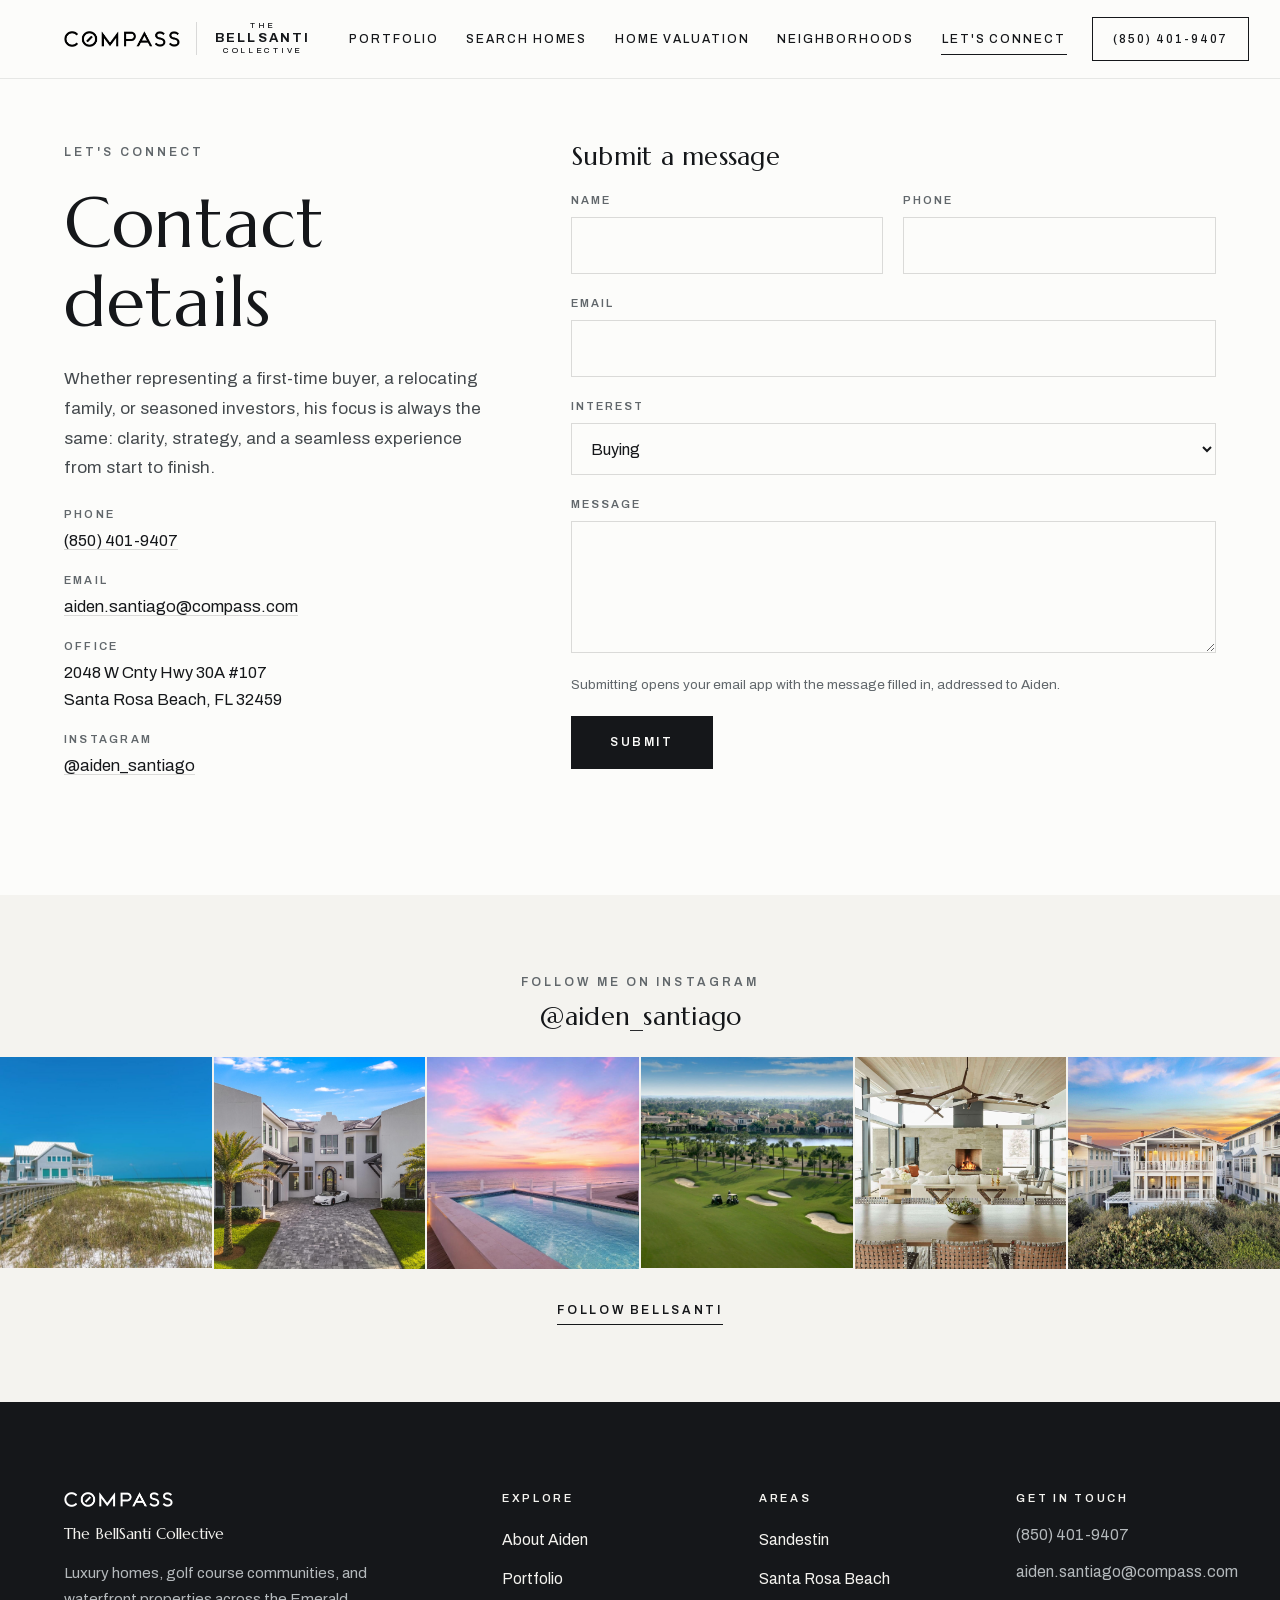
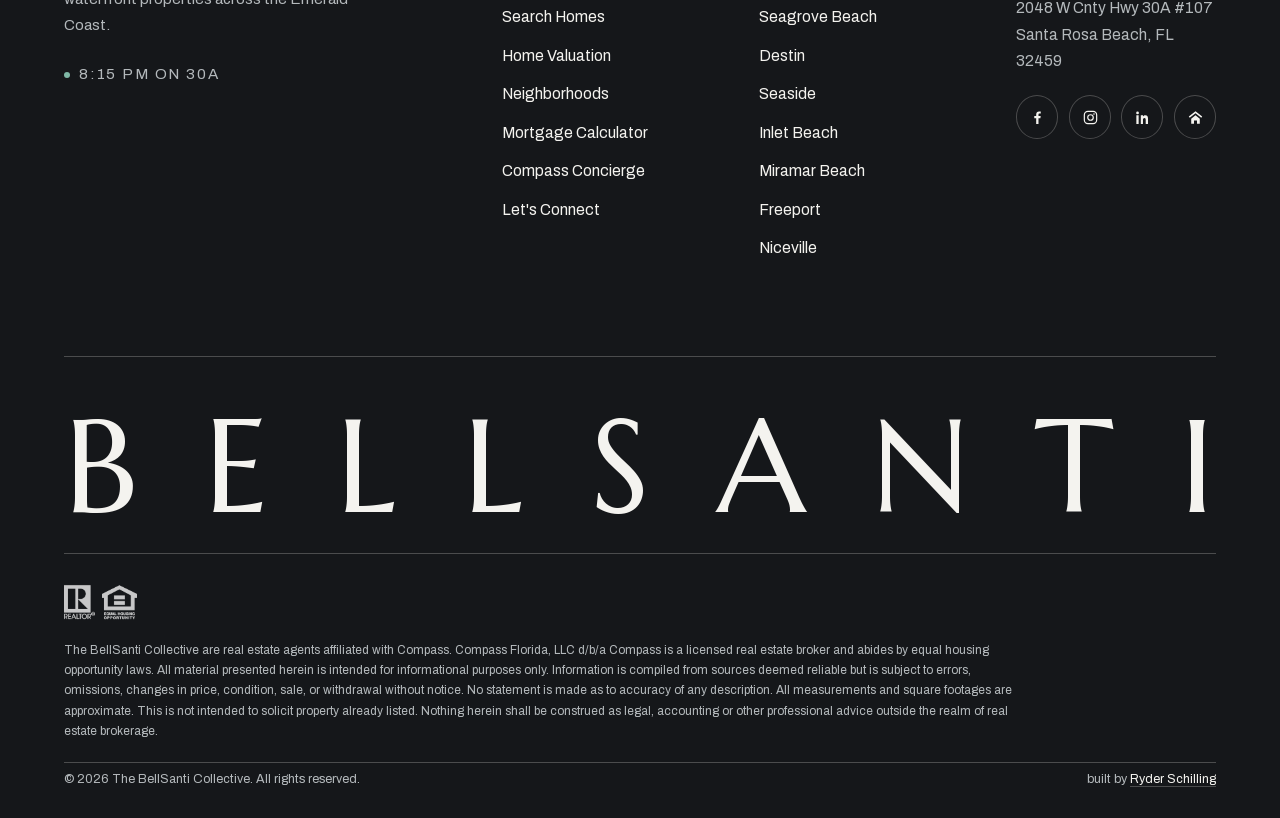
<file: contact/index.html>
<!DOCTYPE html>
<html lang="en">
<head>
<meta charset="utf-8">
<meta name="viewport" content="width=device-width, initial-scale=1.0">
<title>Let's Connect | The BellSanti Collective | Compass</title>
<meta name="description" content="Contact The BellSanti Collective, Compass real estate agent for Destin, 30A, Sandestin, and Miramar Beach.">
<meta name="robots" content="noindex, nofollow">
<meta name="author" content="The BellSanti Collective">
<meta property="og:type" content="website">
<meta property="og:title" content="Let's Connect | The BellSanti Collective | Compass">
<meta property="og:description" content="Contact The BellSanti Collective, Compass real estate agent for Destin, 30A, Sandestin, and Miramar Beach.">
<meta property="og:image" content="https://aiden-santiago.vercel.app/assets/img/og-card.jpg">
<meta property="og:image:width" content="1200">
<meta property="og:image:height" content="630">
<meta property="og:image:alt" content="Compass and The BellSanti Collective over a beachfront dune walkover on 30A">
<meta name="twitter:card" content="summary_large_image">
<meta name="twitter:image" content="https://aiden-santiago.vercel.app/assets/img/og-card.jpg">
<link rel="icon" href="/favicon.svg" type="image/svg+xml">
<link rel="apple-touch-icon" href="/apple-touch-icon.png">
<link rel="preload" href="/assets/fonts/marcellus-latin.woff2" as="font" type="font/woff2" crossorigin>
<link rel="preload" href="/assets/fonts/archivo-var-latin.woff2" as="font" type="font/woff2" crossorigin>
<link rel="stylesheet" href="/assets/css/main.css">
<script>/* hand-off: the previous page left the menu covering the screen, retract it into the burger */
(function(){try{var d=sessionStorage.getItem("as-menu-open");if(!d)return;sessionStorage.removeItem("as-menu-open");
var p=JSON.parse(d),r=document.documentElement;
if(p.x)r.style.setProperty("--mx",p.x);if(p.y)r.style.setProperty("--my",p.y);if(p.r)r.style.setProperty("--mr",p.r);
r.classList.add("menu-retract");}catch(e){}})();</script>
<script type="application/ld+json">{"@context":"https://schema.org","@graph":[{"@type":"RealEstateAgent","@id":"/#agent","name":"Aiden Santiago","telephone":"+18504019407","email":"aiden.santiago@compass.com","address":{"@type":"PostalAddress","streetAddress":"2048 W Cnty Hwy 30A #107","addressLocality":"Santa Rosa Beach","addressRegion":"FL","postalCode":"32459"},"areaServed":["Sandestin","Santa Rosa Beach","Seagrove Beach","Destin","Seaside","Inlet Beach","Miramar Beach","Freeport","Niceville"],"memberOf":{"@type":"Organization","name":"Compass"},"sameAs":["https://www.instagram.com/aiden_santiago"]},{"@type":"WebSite","@id":"/#site","name":"Aiden Santiago, Emerald Coast Real Estate","publisher":{"@id":"/#agent"}},{"@type":"WebPage","@id":"/contact/","name":"Let's Connect | Aiden Santiago | Compass","description":"Contact Aiden Santiago, Compass real estate agent for Destin, 30A, Sandestin, and Miramar Beach.","isPartOf":{"@id":"/#site"}}]}</script>
</head>
<body class="pg-enter">
<a class="skip-link" href="#main">Skip to content</a>
<header class="header is-scrolled">
<div class="wrap wrap--wide header__in">
<a class="header__brand" href="/" aria-label="The BellSanti Collective, Compass. Home">
<img class="header__logo header__logo--dark" src="/assets/img/compass-wordmark-dark-864.png" alt="Compass" width="864" height="119">
<img class="header__logo header__logo--light" src="/assets/img/compass-wordmark-green-864.png" alt="" width="864" height="119">
<span class="header__agent"><span class="hb__pre">the</span><span class="hb__main">BellSanti</span><span class="hb__sub">collective</span></span>
</a>
<nav class="nav" aria-label="Primary">
<a href="/portfolio/">Portfolio</a>
<a href="/search/">Search Homes</a>
<a href="/home-valuation/">Home Valuation</a>
<a href="/neighborhoods/">Neighborhoods</a>
<a href="/contact/" aria-current="page">Let's Connect</a>
<a class="nav__phone" href="tel:+18504019407">(850) 401-9407</a>
</nav>
<button class="menu-btn" aria-expanded="false" aria-controls="drawer" aria-label="Open menu">
<span></span><span></span><span></span>
</button>
</div>
</header>
<div class="menu" id="drawer" tabindex="-1">
<div class="menu__bg" aria-hidden="true">
<img data-menu-img="home" src="/assets/img/emerald-coast-aerial.jpg" alt="" loading="lazy">
<img data-menu-img="about" src="/assets/img/aiden-seated.jpg" alt="" loading="lazy">
<img data-menu-img="portfolio" src="/assets/img/gulf-front-sunset-row.jpg" alt="" loading="lazy">
<img data-menu-img="search" src="/assets/img/harbor-homes-aerial.jpg" alt="" loading="lazy">
<img data-menu-img="home-valuation" src="/assets/img/estate-sunset-pool.jpg" alt="" loading="lazy">
<img data-menu-img="neighborhoods" src="/assets/img/coastal-lake-aerial.jpg" alt="" loading="lazy">
<img data-menu-img="mortgage-calculator" src="/assets/img/kitchen-modern.jpg" alt="" loading="lazy">
<img data-menu-img="concierge" src="/assets/img/living-room-white.jpg" alt="" loading="lazy">
<img data-menu-img="contact" src="/assets/img/balcony-sunset-beach.jpg" alt="" loading="lazy">
</div>
<div class="menu__inner">
<nav class="menu__nav" aria-label="All pages">
<a href="/" data-img="home">Home</a>
<a href="/about/" data-img="about">About Aiden</a>
<a href="/portfolio/" data-img="portfolio">Portfolio</a>
<a href="/search/" data-img="search">Search Homes</a>
<a href="/home-valuation/" data-img="home-valuation">Home Valuation</a>
<a href="/neighborhoods/" data-img="neighborhoods">Neighborhoods</a>
<a href="/mortgage-calculator/" data-img="mortgage-calculator">Mortgage Calculator</a>
<a href="/concierge/" data-img="concierge">Compass Concierge</a>
<a href="/contact/" data-img="contact">Let's Connect</a>
</nav>
<nav class="menu__foot" aria-label="Social profiles">
<div class="fsoc">
<a href="https://www.facebook.com/p/Aiden-Santiago-Real-Estate-Professional-100083073045133/" rel="noopener" target="_blank" aria-label="The BellSanti Collective on Facebook"><svg viewBox="0 0 24 24" aria-hidden="true" focusable="false"><path d="M13.4 21v-8h2.7l.4-3.1h-3.1V7.9c0-.9.25-1.5 1.55-1.5h1.65V3.63c-.29-.04-1.27-.13-2.42-.13-2.4 0-4.03 1.46-4.03 4.14V9.9H7.44V13h2.7v8z"/></svg></a>
<a href="https://www.instagram.com/aiden_santiago/" rel="noopener" target="_blank" aria-label="Aiden Santiago on Instagram"><svg viewBox="0 0 24 24" aria-hidden="true" focusable="false"><rect x="3.3" y="3.3" width="17.4" height="17.4" rx="5" fill="none" stroke="currentColor" stroke-width="1.7"/><circle cx="12" cy="12" r="3.9" fill="none" stroke="currentColor" stroke-width="1.7"/><circle cx="16.9" cy="7.1" r="1.15"/></svg></a>
<a href="https://www.linkedin.com/in/aiden-santiago-573778230/" rel="noopener" target="_blank" aria-label="The BellSanti Collective on LinkedIn"><svg viewBox="0 0 24 24" aria-hidden="true" focusable="false"><path d="M6.94 5.5a1.94 1.94 0 1 1-3.88 0 1.94 1.94 0 0 1 3.88 0zM3.32 8.9h3.24V21H3.32zM9.62 8.9h3.1v1.65h.05c.44-.83 1.5-1.7 3.1-1.7 3.31 0 3.92 2.17 3.92 5V21h-3.24v-5.44c0-1.3-.02-2.96-1.8-2.96-1.81 0-2.09 1.41-2.09 2.87V21H9.62z"/></svg></a>
<a href="https://www.zillow.com/profile/aiden%20santiago" rel="noopener" target="_blank" aria-label="The BellSanti Collective on Zillow"><svg viewBox="0 0 24 24" aria-hidden="true" focusable="false"><path d="M12 3.3 2.55 10.65l1.32 1.7L12 6.02l8.13 6.33 1.32-1.7z"/><path d="M12 8.85 5.95 13.6V20.7h3.93v-4.35h4.24v4.35h3.93v-7.1z"/></svg></a>
</div>
</nav>
</div>
</div>

<main id="main" tabindex="-1">
<section class="sec" style="padding-top:calc(var(--headerH) + clamp(36px,5vw,64px))">
<div class="wrap contact-split">
<div class="contact-info">
<p class="kicker">Let's Connect</p>
<h1 class="h1">Contact details</h1>
<p class="lede">Whether representing a first-time buyer, a relocating family, or seasoned investors, his focus is always the same: clarity, strategy, and a seamless experience from start to finish.</p>
<dl>
<div><dt>Phone</dt><dd><a href="tel:+18504019407">(850) 401-9407</a></dd></div>
<div><dt>Email</dt><dd><a href="mailto:aiden.santiago@compass.com">aiden.santiago@compass.com</a></dd></div>
<div><dt>Office</dt><dd>2048 W Cnty Hwy 30A #107<br>Santa Rosa Beach, FL 32459</dd></div>
<div><dt>Instagram</dt><dd><a href="https://www.instagram.com/aiden_santiago" rel="noopener">@aiden_santiago</a></dd></div>
</dl>
</div>
<form class="form" data-mailto="aiden.santiago@compass.com" data-subject="Website message">
<h2 class="h3">Submit a message</h2>
<div class="f-row">
<div class="f-field"><label for="c-name">Name</label><input id="c-name" name="name" type="text" autocomplete="name" required></div>
<div class="f-field"><label for="c-phone">Phone</label><input id="c-phone" name="phone" type="tel" autocomplete="tel"></div>
</div>
<div class="f-field"><label for="c-email">Email</label><input id="c-email" name="email" type="email" autocomplete="email" required></div>
<div class="f-field">
<label for="c-interest">Interest</label>
<select id="c-interest" name="interest">
<option>Buying</option><option>Selling</option><option>Both</option><option>Just a question</option>
</select>
</div>
<div class="f-field"><label for="c-msg">Message</label><textarea id="c-msg" name="message" required></textarea></div>
<p class="f-note">Submitting opens your email app with the message filled in, addressed to Aiden.</p>
<p class="form__ok" hidden tabindex="-1">Your email is ready to send. Aiden will be in touch shortly.</p>
<div class="btn-row"><button class="btn btn--solid" type="submit">Submit</button></div>
</form>
</div>
</section>
<section class="sec--tight band" aria-labelledby="ig">
<div class="wrap center" style="margin-bottom:26px">
<p class="kicker">Follow Me on Instagram</p>
<h2 class="h3" id="ig" style="margin-top:10px">@aiden_santiago</h2>
</div>
<div class="igstrip">
<a href="https://www.instagram.com/aiden_santiago" rel="noopener" aria-label="Aiden Santiago on Instagram"><img src="/assets/img/walkover-dunes.jpg" alt="Dune walkover to the beach" loading="lazy"></a>
<a href="https://www.instagram.com/aiden_santiago" rel="noopener" aria-label="Aiden Santiago on Instagram"><img src="/assets/img/white-villa-courtyard.jpg" alt="White villa courtyard with palms" loading="lazy"></a>
<a href="https://www.instagram.com/aiden_santiago" rel="noopener" aria-label="Aiden Santiago on Instagram"><img src="/assets/img/sunset-rooftop-pool.jpg" alt="Rooftop pool overlooking the Gulf at sunset" loading="lazy"></a>
<a href="https://www.instagram.com/aiden_santiago" rel="noopener" aria-label="Aiden Santiago on Instagram"><img src="/assets/img/golf-course-green.jpg" alt="Golf course green beside the water" loading="lazy"></a>
<a href="https://www.instagram.com/aiden_santiago" rel="noopener" aria-label="Aiden Santiago on Instagram"><img src="/assets/img/interior-fireplace.jpg" alt="Living room with stone fireplace" loading="lazy"></a>
<a href="https://www.instagram.com/aiden_santiago" rel="noopener" aria-label="Aiden Santiago on Instagram"><img src="/assets/img/gulf-front-sunset-row.jpg" alt="Row of gulf-front homes at sunset" loading="lazy"></a>
</div>
<div class="wrap center" style="margin-top:26px">
<a class="tlink" href="https://www.instagram.com/aiden_santiago" rel="noopener">Follow BellSanti</a>
</div>
</section>

</main>
<footer class="footer">
<div class="footer__scene" aria-hidden="true">
<img data-area="Sandestin" src="/assets/img/golf-dusk-water.jpg" alt="" loading="lazy">
<img data-area="Santa Rosa Beach" src="/assets/img/coastal-lake-aerial.jpg" alt="" loading="lazy">
<img data-area="Seagrove Beach" src="/assets/img/turquoise-cottage-dunes.jpg" alt="" loading="lazy">
<img data-area="Destin" src="/assets/img/destin-dusk-aerial.jpg" alt="" loading="lazy">
<img data-area="Seaside" src="/assets/img/seaside-dome-aerial.jpg" alt="" loading="lazy">
<img data-area="Inlet Beach" src="/assets/img/dune-fence-beach.jpg" alt="" loading="lazy">
<img data-area="Miramar Beach" src="/assets/img/miramar-coastline.jpg" alt="" loading="lazy">
<img data-area="Freeport" src="/assets/img/bayou-boat-dock.jpg" alt="" loading="lazy">
<img data-area="Niceville" src="/assets/img/bayou-docks-aerial.jpg" alt="" loading="lazy">
</div>
<div class="wrap wrap--wide">
<div class="footer__top">
<div class="footer__brand">
<img src="/assets/img/compass-wordmark-green-864.png" alt="Compass" width="864" height="119">
<p class="footer__name">The BellSanti Collective</p>
<p>Luxury homes, golf course communities, and waterfront properties across the Emerald Coast.</p>
<p class="coasttime"><span class="dot" aria-hidden="true"></span><span data-coast-time>On the coast</span></p>
</div>
<div>
<h2 id="f-explore">Explore</h2>
<ul aria-labelledby="f-explore">
<li><a class="flink" href="/about/"><span class="n">01</span><span class="t">About Aiden</span></a></li>
<li><a class="flink" href="/portfolio/"><span class="n">02</span><span class="t">Portfolio</span></a></li>
<li><a class="flink" href="/search/"><span class="n">03</span><span class="t">Search Homes</span></a></li>
<li><a class="flink" href="/home-valuation/"><span class="n">04</span><span class="t">Home Valuation</span></a></li>
<li><a class="flink" href="/neighborhoods/"><span class="n">05</span><span class="t">Neighborhoods</span></a></li>
<li><a class="flink" href="/mortgage-calculator/"><span class="n">06</span><span class="t">Mortgage Calculator</span></a></li>
<li><a class="flink" href="/concierge/"><span class="n">07</span><span class="t">Compass Concierge</span></a></li>
<li><a class="flink" href="/contact/"><span class="n">08</span><span class="t">Let's Connect</span></a></li>
</ul>
</div>
<div>
<h2 id="f-areas">Areas</h2>
<ul aria-labelledby="f-areas">
<li><a class="flink" href="/neighborhoods/" data-area="Sandestin"><span class="n">01</span><span class="t">Sandestin</span></a></li>
<li><a class="flink" href="/neighborhoods/" data-area="Santa Rosa Beach"><span class="n">02</span><span class="t">Santa Rosa Beach</span></a></li>
<li><a class="flink" href="/neighborhoods/" data-area="Seagrove Beach"><span class="n">03</span><span class="t">Seagrove Beach</span></a></li>
<li><a class="flink" href="/neighborhoods/" data-area="Destin"><span class="n">04</span><span class="t">Destin</span></a></li>
<li><a class="flink" href="/neighborhoods/" data-area="Seaside"><span class="n">05</span><span class="t">Seaside</span></a></li>
<li><a class="flink" href="/neighborhoods/" data-area="Inlet Beach"><span class="n">06</span><span class="t">Inlet Beach</span></a></li>
<li><a class="flink" href="/neighborhoods/" data-area="Miramar Beach"><span class="n">07</span><span class="t">Miramar Beach</span></a></li>
<li><a class="flink" href="/neighborhoods/" data-area="Freeport"><span class="n">08</span><span class="t">Freeport</span></a></li>
<li><a class="flink" href="/neighborhoods/" data-area="Niceville"><span class="n">09</span><span class="t">Niceville</span></a></li>
</ul>
</div>
<div>
<h2 id="f-touch">Get in Touch</h2>
<address aria-labelledby="f-touch">
<a href="tel:+18504019407">(850) 401-9407</a>
<a href="mailto:aiden.santiago@compass.com">aiden.santiago@compass.com</a>
<span>2048 W Cnty Hwy 30A #107<br>Santa Rosa Beach, FL 32459</span>
</address>
<div class="fsoc">
<a href="https://www.facebook.com/p/Aiden-Santiago-Real-Estate-Professional-100083073045133/" rel="noopener" target="_blank" aria-label="The BellSanti Collective on Facebook"><svg viewBox="0 0 24 24" aria-hidden="true" focusable="false"><path d="M13.4 21v-8h2.7l.4-3.1h-3.1V7.9c0-.9.25-1.5 1.55-1.5h1.65V3.63c-.29-.04-1.27-.13-2.42-.13-2.4 0-4.03 1.46-4.03 4.14V9.9H7.44V13h2.7v8z"/></svg></a>
<a href="https://www.instagram.com/aiden_santiago/" rel="noopener" target="_blank" aria-label="Aiden Santiago on Instagram"><svg viewBox="0 0 24 24" aria-hidden="true" focusable="false"><rect x="3.3" y="3.3" width="17.4" height="17.4" rx="5" fill="none" stroke="currentColor" stroke-width="1.7"/><circle cx="12" cy="12" r="3.9" fill="none" stroke="currentColor" stroke-width="1.7"/><circle cx="16.9" cy="7.1" r="1.15"/></svg></a>
<a href="https://www.linkedin.com/in/aiden-santiago-573778230/" rel="noopener" target="_blank" aria-label="The BellSanti Collective on LinkedIn"><svg viewBox="0 0 24 24" aria-hidden="true" focusable="false"><path d="M6.94 5.5a1.94 1.94 0 1 1-3.88 0 1.94 1.94 0 0 1 3.88 0zM3.32 8.9h3.24V21H3.32zM9.62 8.9h3.1v1.65h.05c.44-.83 1.5-1.7 3.1-1.7 3.31 0 3.92 2.17 3.92 5V21h-3.24v-5.44c0-1.3-.02-2.96-1.8-2.96-1.81 0-2.09 1.41-2.09 2.87V21H9.62z"/></svg></a>
<a href="https://www.zillow.com/profile/aiden%20santiago" rel="noopener" target="_blank" aria-label="The BellSanti Collective on Zillow"><svg viewBox="0 0 24 24" aria-hidden="true" focusable="false"><path d="M12 3.3 2.55 10.65l1.32 1.7L12 6.02l8.13 6.33 1.32-1.7z"/><path d="M12 8.85 5.95 13.6V20.7h3.93v-4.35h4.24v4.35h3.93v-7.1z"/></svg></a>
</div>
</div>
</div>

<div class="footer__mark">
<div class="wordmark-clip"><p class="wordmark" aria-hidden="true"><span>B</span><span>E</span><span>L</span><span>L</span><span>S</span><span>A</span><span>N</span><span>T</span><span>I</span></p></div>
</div>

<div class="footer__legal">
<div class="footer__compliance">
<img src="/assets/img/badges-chalk.png" alt="REALTOR and Equal Housing Opportunity" width="900" height="466">
</div>
<p>The BellSanti Collective are real estate agents affiliated with Compass. Compass Florida, LLC d/b/a Compass is a licensed real estate broker and abides by equal housing opportunity laws. All material presented herein is intended for informational purposes only. Information is compiled from sources deemed reliable but is subject to errors, omissions, changes in price, condition, sale, or withdrawal without notice. No statement is made as to accuracy of any description. All measurements and square footages are approximate. This is not intended to solicit property already listed. Nothing herein shall be construed as legal, accounting or other professional advice outside the realm of real estate brokerage.</p>
<div class="footer__bar">
<span>&copy; <span data-current-year>2026</span> The BellSanti Collective. All rights reserved.</span>
<span>built by <a href="https://ryderschilling.com" rel="noopener">Ryder Schilling</a></span>
</div>
</div>
</div>
</footer>
<script src="/assets/js/main.js" defer></script>
</body>
</html>
</file>
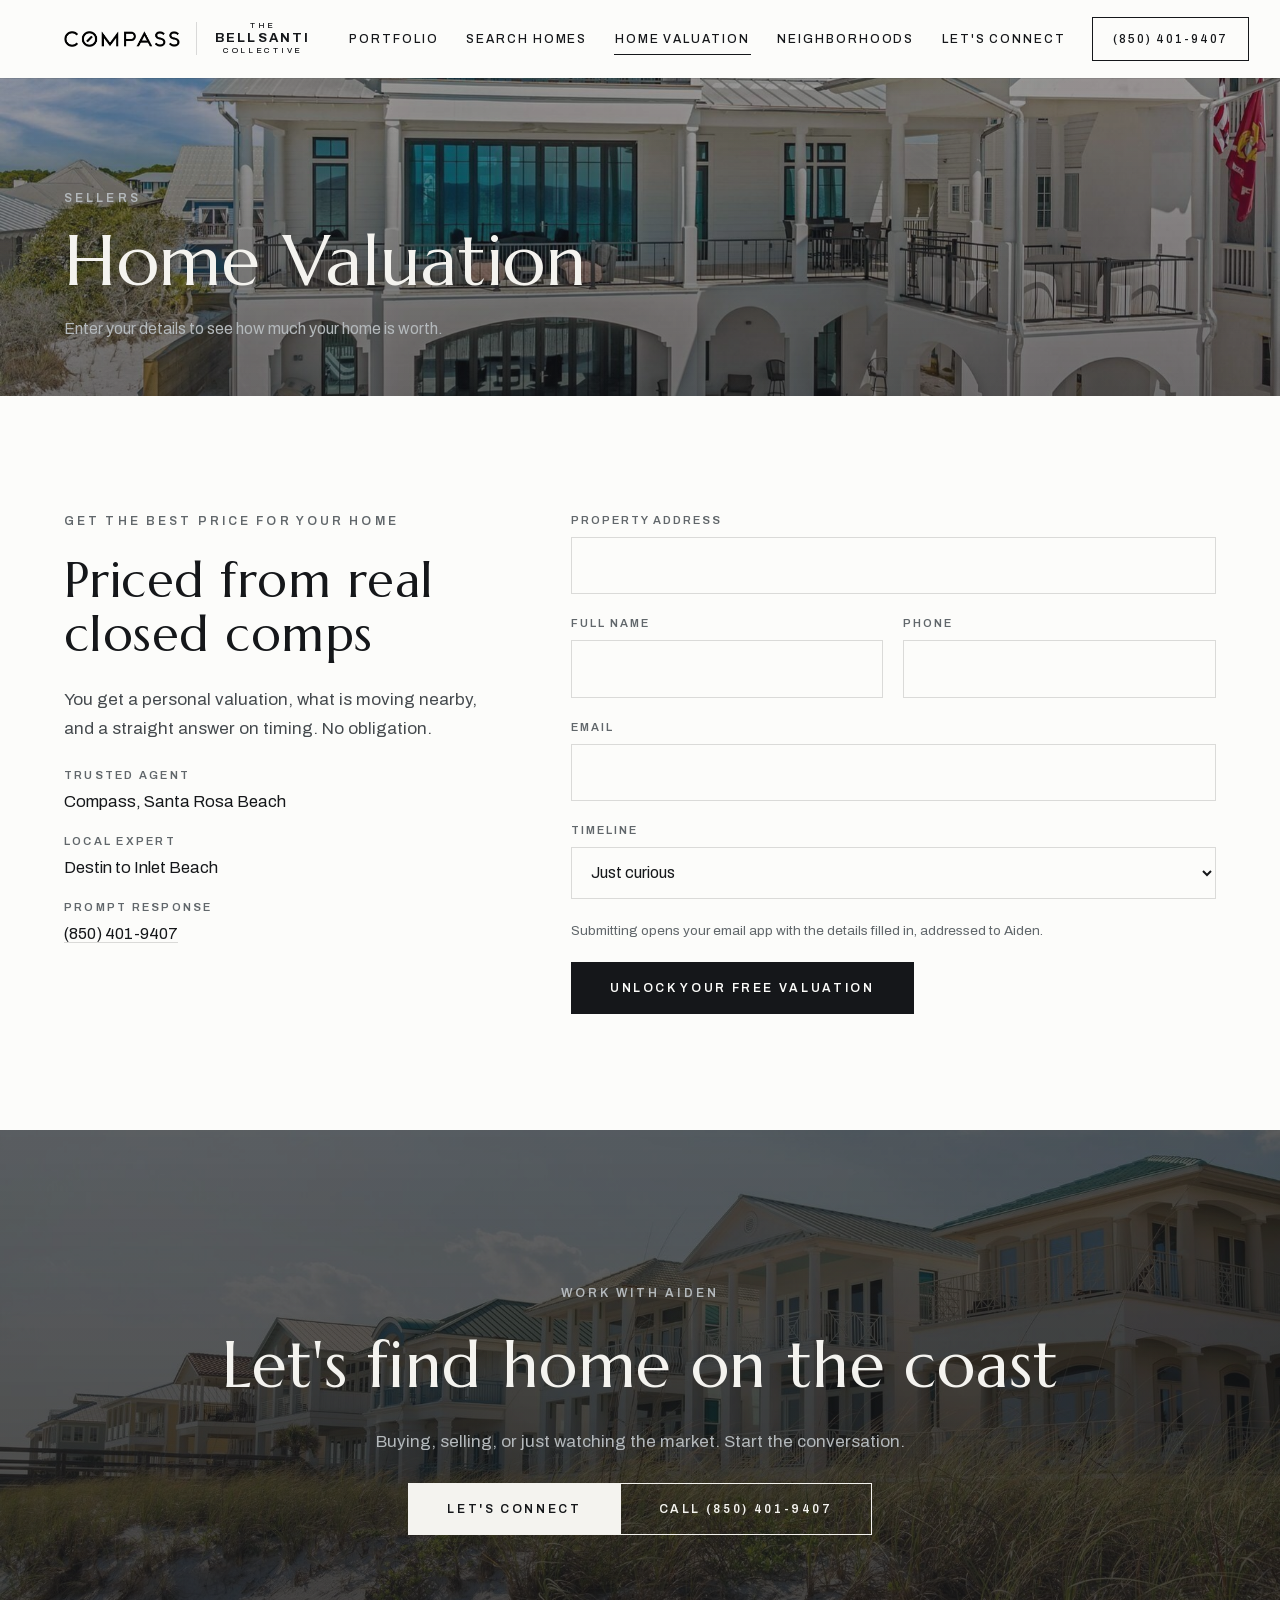
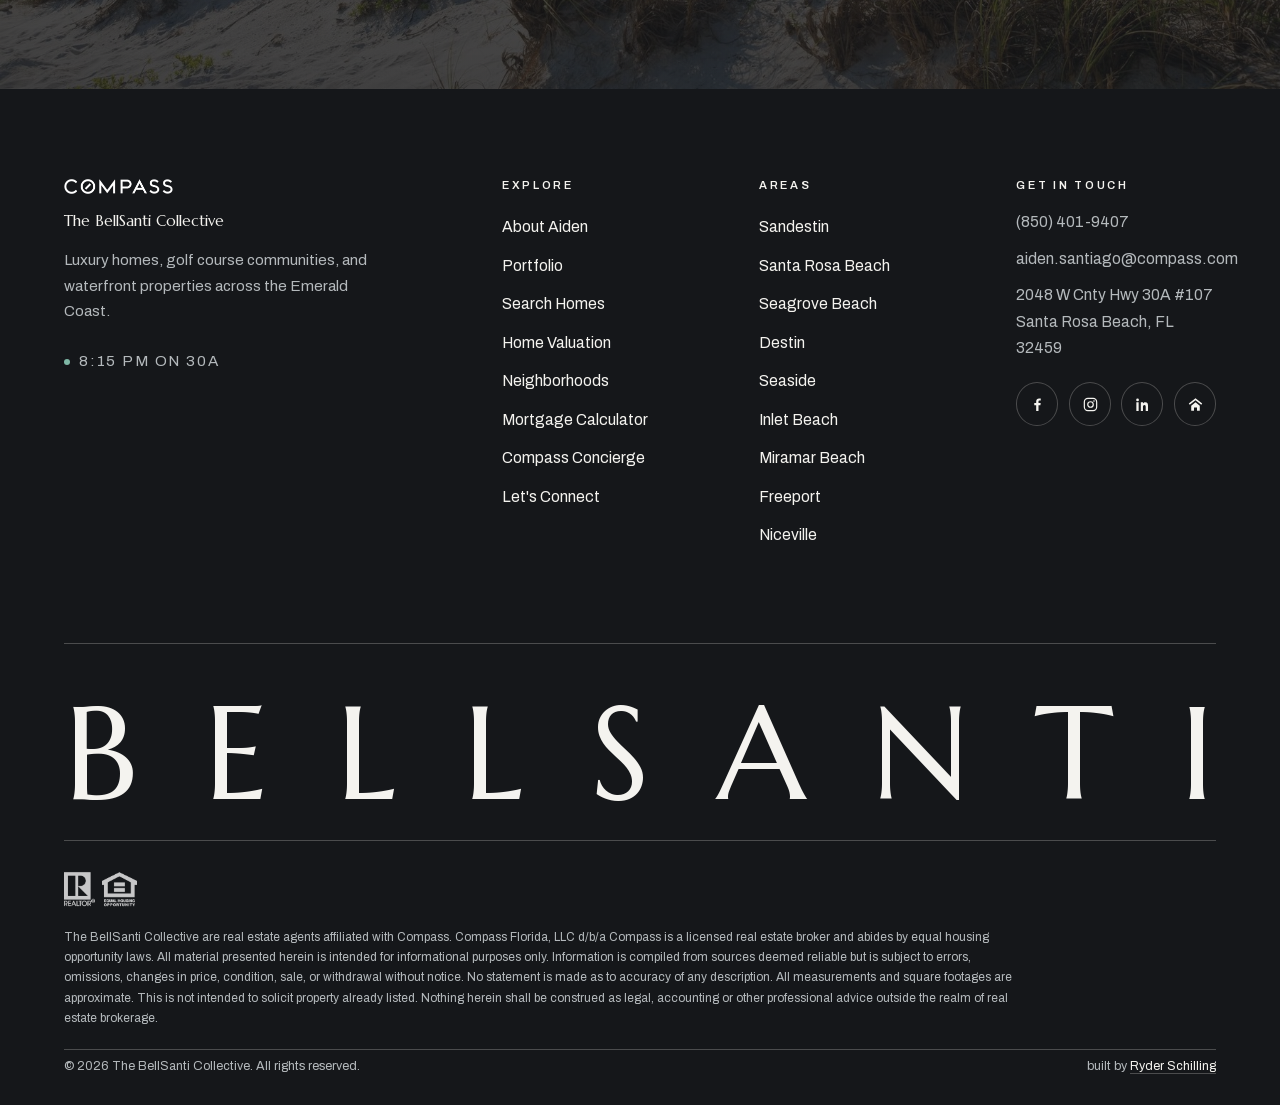
<file: home-valuation/index.html>
<!DOCTYPE html>
<html lang="en">
<head>
<meta charset="utf-8">
<meta name="viewport" content="width=device-width, initial-scale=1.0">
<title>Home Valuation | The BellSanti Collective | Compass</title>
<meta name="description" content="Find out what your Emerald Coast home is worth with a market analysis from The BellSanti Collective.">
<meta name="robots" content="noindex, nofollow">
<meta name="author" content="The BellSanti Collective">
<meta property="og:type" content="website">
<meta property="og:title" content="Home Valuation | The BellSanti Collective | Compass">
<meta property="og:description" content="Find out what your Emerald Coast home is worth with a market analysis from The BellSanti Collective.">
<meta property="og:image" content="https://aiden-santiago.vercel.app/assets/img/og-card.jpg">
<meta property="og:image:width" content="1200">
<meta property="og:image:height" content="630">
<meta property="og:image:alt" content="Compass and The BellSanti Collective over a beachfront dune walkover on 30A">
<meta name="twitter:card" content="summary_large_image">
<meta name="twitter:image" content="https://aiden-santiago.vercel.app/assets/img/og-card.jpg">
<link rel="icon" href="/favicon.svg" type="image/svg+xml">
<link rel="apple-touch-icon" href="/apple-touch-icon.png">
<link rel="preload" href="/assets/fonts/marcellus-latin.woff2" as="font" type="font/woff2" crossorigin>
<link rel="preload" href="/assets/fonts/archivo-var-latin.woff2" as="font" type="font/woff2" crossorigin>
<link rel="stylesheet" href="/assets/css/main.css">
<script>/* hand-off: the previous page left the menu covering the screen, retract it into the burger */
(function(){try{var d=sessionStorage.getItem("as-menu-open");if(!d)return;sessionStorage.removeItem("as-menu-open");
var p=JSON.parse(d),r=document.documentElement;
if(p.x)r.style.setProperty("--mx",p.x);if(p.y)r.style.setProperty("--my",p.y);if(p.r)r.style.setProperty("--mr",p.r);
r.classList.add("menu-retract");}catch(e){}})();</script>
<script type="application/ld+json">{"@context":"https://schema.org","@graph":[{"@type":"RealEstateAgent","@id":"/#agent","name":"Aiden Santiago","telephone":"+18504019407","email":"aiden.santiago@compass.com","address":{"@type":"PostalAddress","streetAddress":"2048 W Cnty Hwy 30A #107","addressLocality":"Santa Rosa Beach","addressRegion":"FL","postalCode":"32459"},"areaServed":["Sandestin","Santa Rosa Beach","Seagrove Beach","Destin","Seaside","Inlet Beach","Miramar Beach","Freeport","Niceville"],"memberOf":{"@type":"Organization","name":"Compass"},"sameAs":["https://www.instagram.com/aiden_santiago"]},{"@type":"WebSite","@id":"/#site","name":"Aiden Santiago, Emerald Coast Real Estate","publisher":{"@id":"/#agent"}},{"@type":"WebPage","@id":"/home-valuation/","name":"Home Valuation | Aiden Santiago | Compass","description":"Find out what your Emerald Coast home is worth with a market analysis from The BellSanti Collective.","isPartOf":{"@id":"/#site"}}]}</script>
</head>
<body class="pg-enter">
<a class="skip-link" href="#main">Skip to content</a>
<header class="header is-scrolled">
<div class="wrap wrap--wide header__in">
<a class="header__brand" href="/" aria-label="The BellSanti Collective, Compass. Home">
<img class="header__logo header__logo--dark" src="/assets/img/compass-wordmark-dark-864.png" alt="Compass" width="864" height="119">
<img class="header__logo header__logo--light" src="/assets/img/compass-wordmark-green-864.png" alt="" width="864" height="119">
<span class="header__agent"><span class="hb__pre">the</span><span class="hb__main">BellSanti</span><span class="hb__sub">collective</span></span>
</a>
<nav class="nav" aria-label="Primary">
<a href="/portfolio/">Portfolio</a>
<a href="/search/">Search Homes</a>
<a href="/home-valuation/" aria-current="page">Home Valuation</a>
<a href="/neighborhoods/">Neighborhoods</a>
<a href="/contact/">Let's Connect</a>
<a class="nav__phone" href="tel:+18504019407">(850) 401-9407</a>
</nav>
<button class="menu-btn" aria-expanded="false" aria-controls="drawer" aria-label="Open menu">
<span></span><span></span><span></span>
</button>
</div>
</header>
<div class="menu" id="drawer" tabindex="-1">
<div class="menu__bg" aria-hidden="true">
<img data-menu-img="home" src="/assets/img/emerald-coast-aerial.jpg" alt="" loading="lazy">
<img data-menu-img="about" src="/assets/img/aiden-seated.jpg" alt="" loading="lazy">
<img data-menu-img="portfolio" src="/assets/img/gulf-front-sunset-row.jpg" alt="" loading="lazy">
<img data-menu-img="search" src="/assets/img/harbor-homes-aerial.jpg" alt="" loading="lazy">
<img data-menu-img="home-valuation" src="/assets/img/estate-sunset-pool.jpg" alt="" loading="lazy">
<img data-menu-img="neighborhoods" src="/assets/img/coastal-lake-aerial.jpg" alt="" loading="lazy">
<img data-menu-img="mortgage-calculator" src="/assets/img/kitchen-modern.jpg" alt="" loading="lazy">
<img data-menu-img="concierge" src="/assets/img/living-room-white.jpg" alt="" loading="lazy">
<img data-menu-img="contact" src="/assets/img/balcony-sunset-beach.jpg" alt="" loading="lazy">
</div>
<div class="menu__inner">
<nav class="menu__nav" aria-label="All pages">
<a href="/" data-img="home">Home</a>
<a href="/about/" data-img="about">About Aiden</a>
<a href="/portfolio/" data-img="portfolio">Portfolio</a>
<a href="/search/" data-img="search">Search Homes</a>
<a href="/home-valuation/" data-img="home-valuation">Home Valuation</a>
<a href="/neighborhoods/" data-img="neighborhoods">Neighborhoods</a>
<a href="/mortgage-calculator/" data-img="mortgage-calculator">Mortgage Calculator</a>
<a href="/concierge/" data-img="concierge">Compass Concierge</a>
<a href="/contact/" data-img="contact">Let's Connect</a>
</nav>
<nav class="menu__foot" aria-label="Social profiles">
<div class="fsoc">
<a href="https://www.facebook.com/p/Aiden-Santiago-Real-Estate-Professional-100083073045133/" rel="noopener" target="_blank" aria-label="The BellSanti Collective on Facebook"><svg viewBox="0 0 24 24" aria-hidden="true" focusable="false"><path d="M13.4 21v-8h2.7l.4-3.1h-3.1V7.9c0-.9.25-1.5 1.55-1.5h1.65V3.63c-.29-.04-1.27-.13-2.42-.13-2.4 0-4.03 1.46-4.03 4.14V9.9H7.44V13h2.7v8z"/></svg></a>
<a href="https://www.instagram.com/aiden_santiago/" rel="noopener" target="_blank" aria-label="Aiden Santiago on Instagram"><svg viewBox="0 0 24 24" aria-hidden="true" focusable="false"><rect x="3.3" y="3.3" width="17.4" height="17.4" rx="5" fill="none" stroke="currentColor" stroke-width="1.7"/><circle cx="12" cy="12" r="3.9" fill="none" stroke="currentColor" stroke-width="1.7"/><circle cx="16.9" cy="7.1" r="1.15"/></svg></a>
<a href="https://www.linkedin.com/in/aiden-santiago-573778230/" rel="noopener" target="_blank" aria-label="The BellSanti Collective on LinkedIn"><svg viewBox="0 0 24 24" aria-hidden="true" focusable="false"><path d="M6.94 5.5a1.94 1.94 0 1 1-3.88 0 1.94 1.94 0 0 1 3.88 0zM3.32 8.9h3.24V21H3.32zM9.62 8.9h3.1v1.65h.05c.44-.83 1.5-1.7 3.1-1.7 3.31 0 3.92 2.17 3.92 5V21h-3.24v-5.44c0-1.3-.02-2.96-1.8-2.96-1.81 0-2.09 1.41-2.09 2.87V21H9.62z"/></svg></a>
<a href="https://www.zillow.com/profile/aiden%20santiago" rel="noopener" target="_blank" aria-label="The BellSanti Collective on Zillow"><svg viewBox="0 0 24 24" aria-hidden="true" focusable="false"><path d="M12 3.3 2.55 10.65l1.32 1.7L12 6.02l8.13 6.33 1.32-1.7z"/><path d="M12 8.85 5.95 13.6V20.7h3.93v-4.35h4.24v4.35h3.93v-7.1z"/></svg></a>
</div>
</nav>
</div>
</div>

<main id="main" tabindex="-1">
<section class="phero phero--short">
<div class="phero__media"><img src="/assets/img/glass-mansion-pool.jpg" alt="Modern gulf-front home with a pool at dusk" width="1800" height="1348"></div>
<div class="wrap phero__body">
<p class="kicker" style="color:var(--on-bed-mut)">Sellers</p>
<h1 class="h1">Home Valuation</h1>
<p class="phero__sub">Enter your details to see how much your home is worth.</p>
</div>
</section>
<section class="sec">
<div class="wrap contact-split">
<div class="contact-info">
<p class="kicker">Get the best price for your home</p>
<h2 class="h2">Priced from real closed comps</h2>
<p class="lede">You get a personal valuation, what is moving nearby, and a straight answer on timing. No obligation.</p>
<dl>
<div><dt>Trusted agent</dt><dd>Compass, Santa Rosa Beach</dd></div>
<div><dt>Local expert</dt><dd>Destin to Inlet Beach</dd></div>
<div><dt>Prompt response</dt><dd><a href="tel:+18504019407">(850) 401-9407</a></dd></div>
</dl>
</div>
<form class="form" data-mailto="aiden.santiago@compass.com" data-subject="Home valuation request">
<div class="f-field">
<label for="v-addr">Property address</label>
<input id="v-addr" name="address" type="text" autocomplete="street-address" required>
</div>
<div class="f-row">
<div class="f-field"><label for="v-name">Full name</label><input id="v-name" name="name" type="text" autocomplete="name" required></div>
<div class="f-field"><label for="v-phone">Phone</label><input id="v-phone" name="phone" type="tel" autocomplete="tel"></div>
</div>
<div class="f-field"><label for="v-email">Email</label><input id="v-email" name="email" type="email" autocomplete="email" required></div>
<div class="f-field">
<label for="v-time">Timeline</label>
<select id="v-time" name="timeline">
<option>Just curious</option>
<option>Within 3 months</option>
<option>3 to 6 months</option>
<option>6 to 12 months</option>
</select>
</div>
<p class="f-note">Submitting opens your email app with the details filled in, addressed to Aiden.</p>
<p class="form__ok" hidden tabindex="-1">Your email is ready to send. Aiden will be in touch shortly.</p>
<div class="btn-row"><button class="btn btn--solid" type="submit">Unlock your free valuation</button></div>
</form>
</div>
</section>
<section class="cta" aria-labelledby="ww">
<div class="cta__media"><img src="/assets/img/walkover-long.jpg" alt="" loading="lazy"></div>
<div class="wrap cta__body">
<p class="kicker" style="color:var(--on-bed-mut)">Work With Aiden</p>
<h2 id="ww">Let's find home on the coast</h2>
<p class="lede" style="color:var(--on-bed-mut);text-align:center">Buying, selling, or just watching the market. Start the conversation.</p>
<div class="btn-row center">
<a class="btn btn--inv-solid" href="/contact/">Let's connect</a>
<a class="btn btn--inv" href="tel:+18504019407">Call (850) 401-9407</a>
</div>
</div>
</section>

</main>
<footer class="footer">
<div class="footer__scene" aria-hidden="true">
<img data-area="Sandestin" src="/assets/img/golf-dusk-water.jpg" alt="" loading="lazy">
<img data-area="Santa Rosa Beach" src="/assets/img/coastal-lake-aerial.jpg" alt="" loading="lazy">
<img data-area="Seagrove Beach" src="/assets/img/turquoise-cottage-dunes.jpg" alt="" loading="lazy">
<img data-area="Destin" src="/assets/img/destin-dusk-aerial.jpg" alt="" loading="lazy">
<img data-area="Seaside" src="/assets/img/seaside-dome-aerial.jpg" alt="" loading="lazy">
<img data-area="Inlet Beach" src="/assets/img/dune-fence-beach.jpg" alt="" loading="lazy">
<img data-area="Miramar Beach" src="/assets/img/miramar-coastline.jpg" alt="" loading="lazy">
<img data-area="Freeport" src="/assets/img/bayou-boat-dock.jpg" alt="" loading="lazy">
<img data-area="Niceville" src="/assets/img/bayou-docks-aerial.jpg" alt="" loading="lazy">
</div>
<div class="wrap wrap--wide">
<div class="footer__top">
<div class="footer__brand">
<img src="/assets/img/compass-wordmark-green-864.png" alt="Compass" width="864" height="119">
<p class="footer__name">The BellSanti Collective</p>
<p>Luxury homes, golf course communities, and waterfront properties across the Emerald Coast.</p>
<p class="coasttime"><span class="dot" aria-hidden="true"></span><span data-coast-time>On the coast</span></p>
</div>
<div>
<h2 id="f-explore">Explore</h2>
<ul aria-labelledby="f-explore">
<li><a class="flink" href="/about/"><span class="n">01</span><span class="t">About Aiden</span></a></li>
<li><a class="flink" href="/portfolio/"><span class="n">02</span><span class="t">Portfolio</span></a></li>
<li><a class="flink" href="/search/"><span class="n">03</span><span class="t">Search Homes</span></a></li>
<li><a class="flink" href="/home-valuation/"><span class="n">04</span><span class="t">Home Valuation</span></a></li>
<li><a class="flink" href="/neighborhoods/"><span class="n">05</span><span class="t">Neighborhoods</span></a></li>
<li><a class="flink" href="/mortgage-calculator/"><span class="n">06</span><span class="t">Mortgage Calculator</span></a></li>
<li><a class="flink" href="/concierge/"><span class="n">07</span><span class="t">Compass Concierge</span></a></li>
<li><a class="flink" href="/contact/"><span class="n">08</span><span class="t">Let's Connect</span></a></li>
</ul>
</div>
<div>
<h2 id="f-areas">Areas</h2>
<ul aria-labelledby="f-areas">
<li><a class="flink" href="/neighborhoods/" data-area="Sandestin"><span class="n">01</span><span class="t">Sandestin</span></a></li>
<li><a class="flink" href="/neighborhoods/" data-area="Santa Rosa Beach"><span class="n">02</span><span class="t">Santa Rosa Beach</span></a></li>
<li><a class="flink" href="/neighborhoods/" data-area="Seagrove Beach"><span class="n">03</span><span class="t">Seagrove Beach</span></a></li>
<li><a class="flink" href="/neighborhoods/" data-area="Destin"><span class="n">04</span><span class="t">Destin</span></a></li>
<li><a class="flink" href="/neighborhoods/" data-area="Seaside"><span class="n">05</span><span class="t">Seaside</span></a></li>
<li><a class="flink" href="/neighborhoods/" data-area="Inlet Beach"><span class="n">06</span><span class="t">Inlet Beach</span></a></li>
<li><a class="flink" href="/neighborhoods/" data-area="Miramar Beach"><span class="n">07</span><span class="t">Miramar Beach</span></a></li>
<li><a class="flink" href="/neighborhoods/" data-area="Freeport"><span class="n">08</span><span class="t">Freeport</span></a></li>
<li><a class="flink" href="/neighborhoods/" data-area="Niceville"><span class="n">09</span><span class="t">Niceville</span></a></li>
</ul>
</div>
<div>
<h2 id="f-touch">Get in Touch</h2>
<address aria-labelledby="f-touch">
<a href="tel:+18504019407">(850) 401-9407</a>
<a href="mailto:aiden.santiago@compass.com">aiden.santiago@compass.com</a>
<span>2048 W Cnty Hwy 30A #107<br>Santa Rosa Beach, FL 32459</span>
</address>
<div class="fsoc">
<a href="https://www.facebook.com/p/Aiden-Santiago-Real-Estate-Professional-100083073045133/" rel="noopener" target="_blank" aria-label="The BellSanti Collective on Facebook"><svg viewBox="0 0 24 24" aria-hidden="true" focusable="false"><path d="M13.4 21v-8h2.7l.4-3.1h-3.1V7.9c0-.9.25-1.5 1.55-1.5h1.65V3.63c-.29-.04-1.27-.13-2.42-.13-2.4 0-4.03 1.46-4.03 4.14V9.9H7.44V13h2.7v8z"/></svg></a>
<a href="https://www.instagram.com/aiden_santiago/" rel="noopener" target="_blank" aria-label="Aiden Santiago on Instagram"><svg viewBox="0 0 24 24" aria-hidden="true" focusable="false"><rect x="3.3" y="3.3" width="17.4" height="17.4" rx="5" fill="none" stroke="currentColor" stroke-width="1.7"/><circle cx="12" cy="12" r="3.9" fill="none" stroke="currentColor" stroke-width="1.7"/><circle cx="16.9" cy="7.1" r="1.15"/></svg></a>
<a href="https://www.linkedin.com/in/aiden-santiago-573778230/" rel="noopener" target="_blank" aria-label="The BellSanti Collective on LinkedIn"><svg viewBox="0 0 24 24" aria-hidden="true" focusable="false"><path d="M6.94 5.5a1.94 1.94 0 1 1-3.88 0 1.94 1.94 0 0 1 3.88 0zM3.32 8.9h3.24V21H3.32zM9.62 8.9h3.1v1.65h.05c.44-.83 1.5-1.7 3.1-1.7 3.31 0 3.92 2.17 3.92 5V21h-3.24v-5.44c0-1.3-.02-2.96-1.8-2.96-1.81 0-2.09 1.41-2.09 2.87V21H9.62z"/></svg></a>
<a href="https://www.zillow.com/profile/aiden%20santiago" rel="noopener" target="_blank" aria-label="The BellSanti Collective on Zillow"><svg viewBox="0 0 24 24" aria-hidden="true" focusable="false"><path d="M12 3.3 2.55 10.65l1.32 1.7L12 6.02l8.13 6.33 1.32-1.7z"/><path d="M12 8.85 5.95 13.6V20.7h3.93v-4.35h4.24v4.35h3.93v-7.1z"/></svg></a>
</div>
</div>
</div>

<div class="footer__mark">
<div class="wordmark-clip"><p class="wordmark" aria-hidden="true"><span>B</span><span>E</span><span>L</span><span>L</span><span>S</span><span>A</span><span>N</span><span>T</span><span>I</span></p></div>
</div>

<div class="footer__legal">
<div class="footer__compliance">
<img src="/assets/img/badges-chalk.png" alt="REALTOR and Equal Housing Opportunity" width="900" height="466">
</div>
<p>The BellSanti Collective are real estate agents affiliated with Compass. Compass Florida, LLC d/b/a Compass is a licensed real estate broker and abides by equal housing opportunity laws. All material presented herein is intended for informational purposes only. Information is compiled from sources deemed reliable but is subject to errors, omissions, changes in price, condition, sale, or withdrawal without notice. No statement is made as to accuracy of any description. All measurements and square footages are approximate. This is not intended to solicit property already listed. Nothing herein shall be construed as legal, accounting or other professional advice outside the realm of real estate brokerage.</p>
<div class="footer__bar">
<span>&copy; <span data-current-year>2026</span> The BellSanti Collective. All rights reserved.</span>
<span>built by <a href="https://ryderschilling.com" rel="noopener">Ryder Schilling</a></span>
</div>
</div>
</div>
</footer>
<script src="/assets/js/main.js" defer></script>
</body>
</html>
</file>
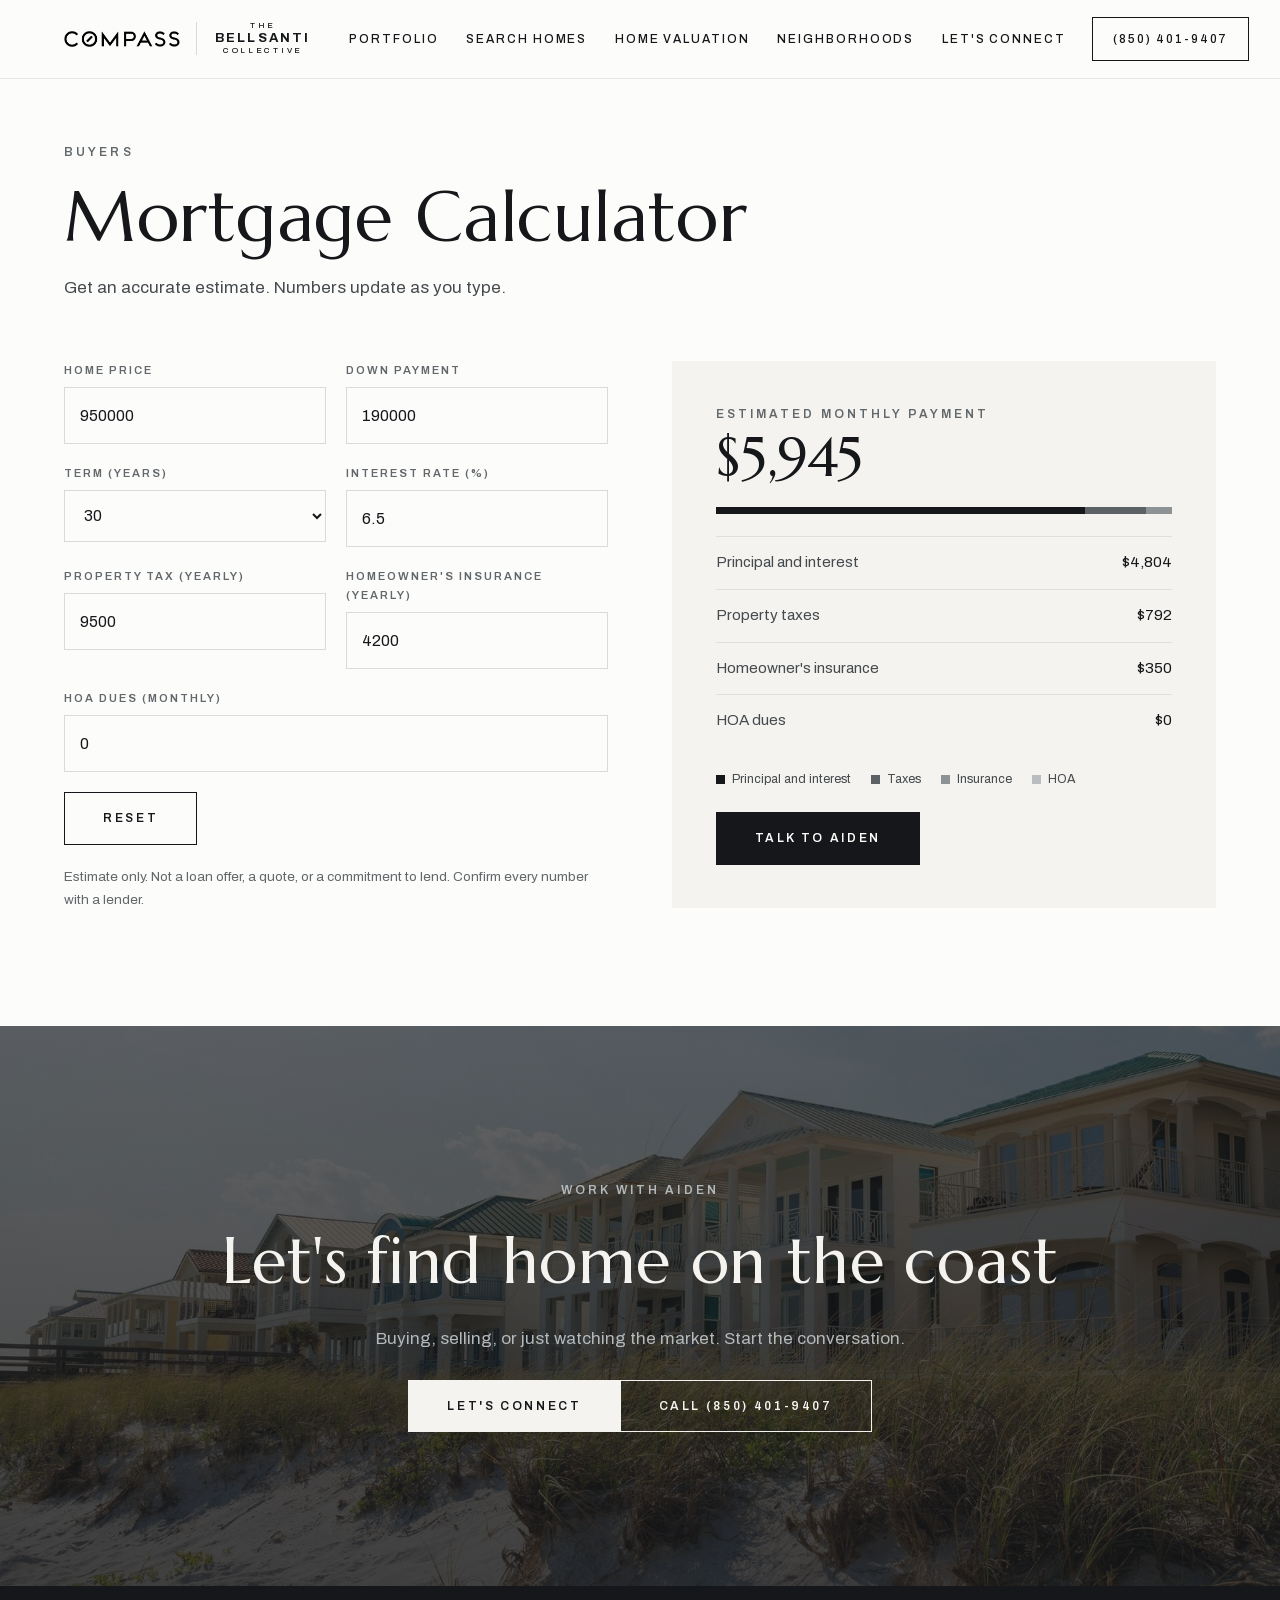
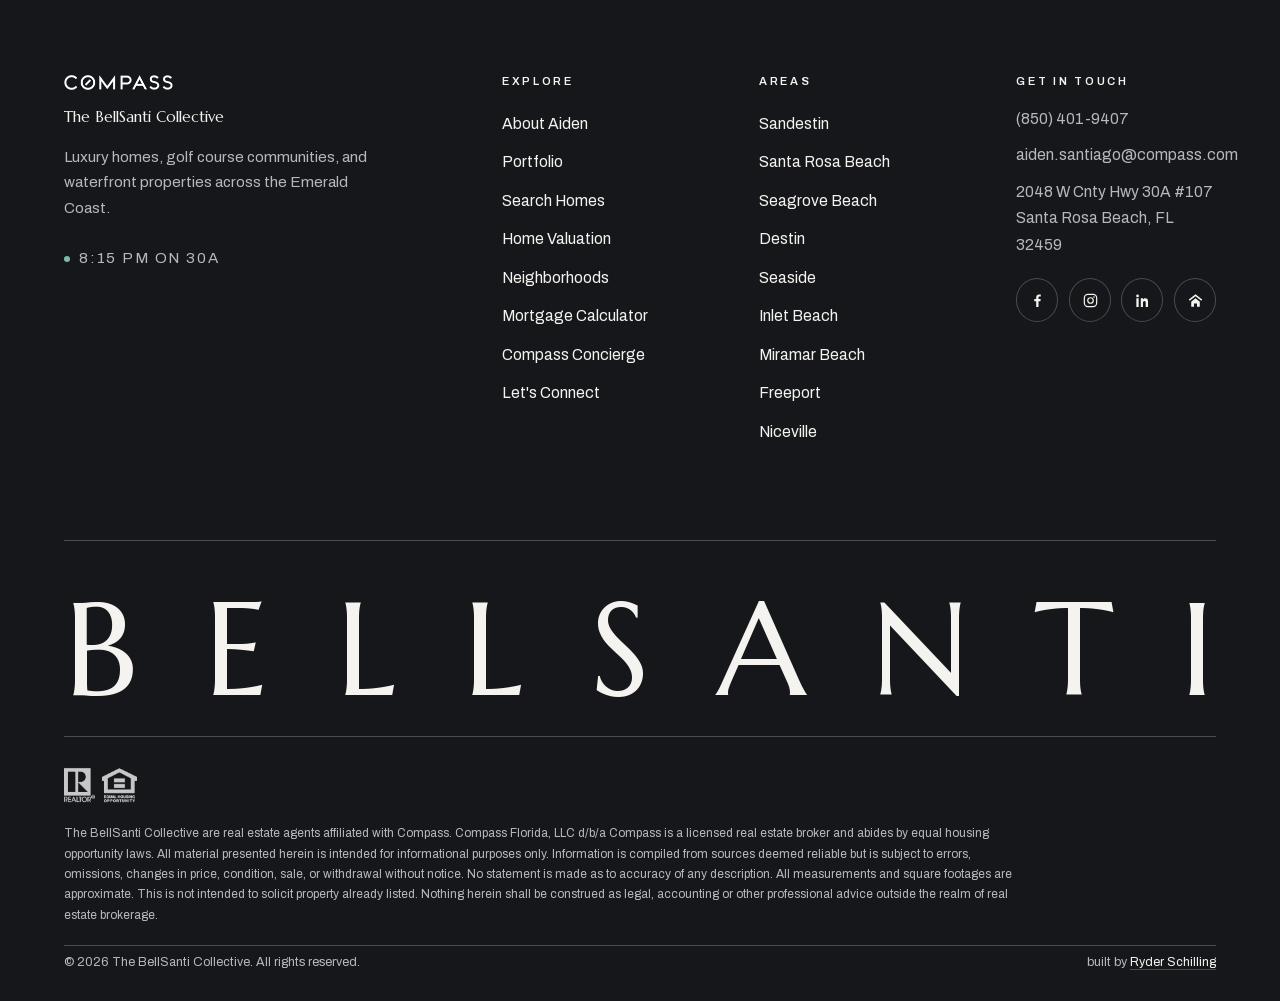
<file: mortgage-calculator/index.html>
<!DOCTYPE html>
<html lang="en">
<head>
<meta charset="utf-8">
<meta name="viewport" content="width=device-width, initial-scale=1.0">
<title>Mortgage Calculator | The BellSanti Collective | Compass</title>
<meta name="description" content="Estimate a monthly payment on an Emerald Coast home, including taxes, insurance, and HOA dues.">
<meta name="robots" content="noindex, nofollow">
<meta name="author" content="The BellSanti Collective">
<meta property="og:type" content="website">
<meta property="og:title" content="Mortgage Calculator | The BellSanti Collective | Compass">
<meta property="og:description" content="Estimate a monthly payment on an Emerald Coast home, including taxes, insurance, and HOA dues.">
<meta property="og:image" content="https://aiden-santiago.vercel.app/assets/img/og-card.jpg">
<meta property="og:image:width" content="1200">
<meta property="og:image:height" content="630">
<meta property="og:image:alt" content="Compass and The BellSanti Collective over a beachfront dune walkover on 30A">
<meta name="twitter:card" content="summary_large_image">
<meta name="twitter:image" content="https://aiden-santiago.vercel.app/assets/img/og-card.jpg">
<link rel="icon" href="/favicon.svg" type="image/svg+xml">
<link rel="apple-touch-icon" href="/apple-touch-icon.png">
<link rel="preload" href="/assets/fonts/marcellus-latin.woff2" as="font" type="font/woff2" crossorigin>
<link rel="preload" href="/assets/fonts/archivo-var-latin.woff2" as="font" type="font/woff2" crossorigin>
<link rel="stylesheet" href="/assets/css/main.css">
<script>/* hand-off: the previous page left the menu covering the screen, retract it into the burger */
(function(){try{var d=sessionStorage.getItem("as-menu-open");if(!d)return;sessionStorage.removeItem("as-menu-open");
var p=JSON.parse(d),r=document.documentElement;
if(p.x)r.style.setProperty("--mx",p.x);if(p.y)r.style.setProperty("--my",p.y);if(p.r)r.style.setProperty("--mr",p.r);
r.classList.add("menu-retract");}catch(e){}})();</script>
<script type="application/ld+json">{"@context":"https://schema.org","@graph":[{"@type":"RealEstateAgent","@id":"/#agent","name":"Aiden Santiago","telephone":"+18504019407","email":"aiden.santiago@compass.com","address":{"@type":"PostalAddress","streetAddress":"2048 W Cnty Hwy 30A #107","addressLocality":"Santa Rosa Beach","addressRegion":"FL","postalCode":"32459"},"areaServed":["Sandestin","Santa Rosa Beach","Seagrove Beach","Destin","Seaside","Inlet Beach","Miramar Beach","Freeport","Niceville"],"memberOf":{"@type":"Organization","name":"Compass"},"sameAs":["https://www.instagram.com/aiden_santiago"]},{"@type":"WebSite","@id":"/#site","name":"Aiden Santiago, Emerald Coast Real Estate","publisher":{"@id":"/#agent"}},{"@type":"WebPage","@id":"/mortgage-calculator/","name":"Mortgage Calculator | Aiden Santiago | Compass","description":"Estimate a monthly payment on an Emerald Coast home, including taxes, insurance, and HOA dues.","isPartOf":{"@id":"/#site"}}]}</script>
</head>
<body class="pg-enter">
<a class="skip-link" href="#main">Skip to content</a>
<header class="header is-scrolled">
<div class="wrap wrap--wide header__in">
<a class="header__brand" href="/" aria-label="The BellSanti Collective, Compass. Home">
<img class="header__logo header__logo--dark" src="/assets/img/compass-wordmark-dark-864.png" alt="Compass" width="864" height="119">
<img class="header__logo header__logo--light" src="/assets/img/compass-wordmark-green-864.png" alt="" width="864" height="119">
<span class="header__agent"><span class="hb__pre">the</span><span class="hb__main">BellSanti</span><span class="hb__sub">collective</span></span>
</a>
<nav class="nav" aria-label="Primary">
<a href="/portfolio/">Portfolio</a>
<a href="/search/">Search Homes</a>
<a href="/home-valuation/">Home Valuation</a>
<a href="/neighborhoods/">Neighborhoods</a>
<a href="/contact/">Let's Connect</a>
<a class="nav__phone" href="tel:+18504019407">(850) 401-9407</a>
</nav>
<button class="menu-btn" aria-expanded="false" aria-controls="drawer" aria-label="Open menu">
<span></span><span></span><span></span>
</button>
</div>
</header>
<div class="menu" id="drawer" tabindex="-1">
<div class="menu__bg" aria-hidden="true">
<img data-menu-img="home" src="/assets/img/emerald-coast-aerial.jpg" alt="" loading="lazy">
<img data-menu-img="about" src="/assets/img/aiden-seated.jpg" alt="" loading="lazy">
<img data-menu-img="portfolio" src="/assets/img/gulf-front-sunset-row.jpg" alt="" loading="lazy">
<img data-menu-img="search" src="/assets/img/harbor-homes-aerial.jpg" alt="" loading="lazy">
<img data-menu-img="home-valuation" src="/assets/img/estate-sunset-pool.jpg" alt="" loading="lazy">
<img data-menu-img="neighborhoods" src="/assets/img/coastal-lake-aerial.jpg" alt="" loading="lazy">
<img data-menu-img="mortgage-calculator" src="/assets/img/kitchen-modern.jpg" alt="" loading="lazy">
<img data-menu-img="concierge" src="/assets/img/living-room-white.jpg" alt="" loading="lazy">
<img data-menu-img="contact" src="/assets/img/balcony-sunset-beach.jpg" alt="" loading="lazy">
</div>
<div class="menu__inner">
<nav class="menu__nav" aria-label="All pages">
<a href="/" data-img="home">Home</a>
<a href="/about/" data-img="about">About Aiden</a>
<a href="/portfolio/" data-img="portfolio">Portfolio</a>
<a href="/search/" data-img="search">Search Homes</a>
<a href="/home-valuation/" data-img="home-valuation">Home Valuation</a>
<a href="/neighborhoods/" data-img="neighborhoods">Neighborhoods</a>
<a href="/mortgage-calculator/" data-img="mortgage-calculator">Mortgage Calculator</a>
<a href="/concierge/" data-img="concierge">Compass Concierge</a>
<a href="/contact/" data-img="contact">Let's Connect</a>
</nav>
<nav class="menu__foot" aria-label="Social profiles">
<div class="fsoc">
<a href="https://www.facebook.com/p/Aiden-Santiago-Real-Estate-Professional-100083073045133/" rel="noopener" target="_blank" aria-label="The BellSanti Collective on Facebook"><svg viewBox="0 0 24 24" aria-hidden="true" focusable="false"><path d="M13.4 21v-8h2.7l.4-3.1h-3.1V7.9c0-.9.25-1.5 1.55-1.5h1.65V3.63c-.29-.04-1.27-.13-2.42-.13-2.4 0-4.03 1.46-4.03 4.14V9.9H7.44V13h2.7v8z"/></svg></a>
<a href="https://www.instagram.com/aiden_santiago/" rel="noopener" target="_blank" aria-label="Aiden Santiago on Instagram"><svg viewBox="0 0 24 24" aria-hidden="true" focusable="false"><rect x="3.3" y="3.3" width="17.4" height="17.4" rx="5" fill="none" stroke="currentColor" stroke-width="1.7"/><circle cx="12" cy="12" r="3.9" fill="none" stroke="currentColor" stroke-width="1.7"/><circle cx="16.9" cy="7.1" r="1.15"/></svg></a>
<a href="https://www.linkedin.com/in/aiden-santiago-573778230/" rel="noopener" target="_blank" aria-label="The BellSanti Collective on LinkedIn"><svg viewBox="0 0 24 24" aria-hidden="true" focusable="false"><path d="M6.94 5.5a1.94 1.94 0 1 1-3.88 0 1.94 1.94 0 0 1 3.88 0zM3.32 8.9h3.24V21H3.32zM9.62 8.9h3.1v1.65h.05c.44-.83 1.5-1.7 3.1-1.7 3.31 0 3.92 2.17 3.92 5V21h-3.24v-5.44c0-1.3-.02-2.96-1.8-2.96-1.81 0-2.09 1.41-2.09 2.87V21H9.62z"/></svg></a>
<a href="https://www.zillow.com/profile/aiden%20santiago" rel="noopener" target="_blank" aria-label="The BellSanti Collective on Zillow"><svg viewBox="0 0 24 24" aria-hidden="true" focusable="false"><path d="M12 3.3 2.55 10.65l1.32 1.7L12 6.02l8.13 6.33 1.32-1.7z"/><path d="M12 8.85 5.95 13.6V20.7h3.93v-4.35h4.24v4.35h3.93v-7.1z"/></svg></a>
</div>
</nav>
</div>
</div>

<main id="main" tabindex="-1">
<section class="sec" style="padding-top:calc(var(--headerH) + clamp(36px,5vw,64px))">
<div class="wrap">
<div class="sec-head">
<p class="kicker">Buyers</p>
<h1 class="h1">Mortgage Calculator</h1>
<p class="lede">Get an accurate estimate. Numbers update as you type.</p>
</div>
<div class="calc">
<form class="form" id="calc-form" onsubmit="return false">
<div class="f-row">
<div class="f-field"><label for="c-price">Home price</label><input id="c-price" type="number" min="0" step="1000" value="950000"></div>
<div class="f-field"><label for="c-down">Down payment</label><input id="c-down" type="number" min="0" step="1000" value="190000"></div>
</div>
<div class="f-row">
<div class="f-field">
<label for="c-term">Term (years)</label>
<select id="c-term"><option>30</option><option>20</option><option>15</option><option>10</option></select>
</div>
<div class="f-field"><label for="c-rate">Interest rate (%)</label><input id="c-rate" type="number" min="0" step="0.01" value="6.5"></div>
</div>
<div class="f-row">
<div class="f-field"><label for="c-tax">Property tax (yearly)</label><input id="c-tax" type="number" min="0" step="100" value="9500"></div>
<div class="f-field"><label for="c-ins">Homeowner's insurance (yearly)</label><input id="c-ins" type="number" min="0" step="100" value="4200"></div>
</div>
<div class="f-field"><label for="c-hoa">HOA dues (monthly)</label><input id="c-hoa" type="number" min="0" step="10" value="0"></div>
<div class="btn-row"><button class="btn" type="button" id="c-reset">Reset</button></div>
<p class="f-note">Estimate only. Not a loan offer, a quote, or a commitment to lend. Confirm every number with a lender.</p>
</form>

<div class="calc__out">
<div class="calc__total">
<p class="kicker">Estimated monthly payment</p>
<p class="n" id="c-total" role="status" aria-live="polite">$0</p>
</div>
<div class="calc__bar" aria-hidden="true"><i id="b1"></i><i id="b2"></i><i id="b3"></i><i id="b4"></i></div>
<ul class="calc__break">
<li><span>Principal and interest</span><span id="c-pi">$0</span></li>
<li><span>Property taxes</span><span id="c-tx">$0</span></li>
<li><span>Homeowner's insurance</span><span id="c-in">$0</span></li>
<li><span>HOA dues</span><span id="c-ho">$0</span></li>
</ul>
<div class="legend">
<span><i style="background:var(--ink)"></i>Principal and interest</span>
<span><i style="background:#5B6165"></i>Taxes</span>
<span><i style="background:#8D9295"></i>Insurance</span>
<span><i style="background:#B9BDBF"></i>HOA</span>
</div>
<div class="btn-row"><a class="btn btn--solid" href="/contact/">Talk to Aiden</a></div>
</div>
</div>
</div>
</section>
<section class="cta" aria-labelledby="ww">
<div class="cta__media"><img src="/assets/img/walkover-long.jpg" alt="" loading="lazy"></div>
<div class="wrap cta__body">
<p class="kicker" style="color:var(--on-bed-mut)">Work With Aiden</p>
<h2 id="ww">Let's find home on the coast</h2>
<p class="lede" style="color:var(--on-bed-mut);text-align:center">Buying, selling, or just watching the market. Start the conversation.</p>
<div class="btn-row center">
<a class="btn btn--inv-solid" href="/contact/">Let's connect</a>
<a class="btn btn--inv" href="tel:+18504019407">Call (850) 401-9407</a>
</div>
</div>
</section>

</main>
<footer class="footer">
<div class="footer__scene" aria-hidden="true">
<img data-area="Sandestin" src="/assets/img/golf-dusk-water.jpg" alt="" loading="lazy">
<img data-area="Santa Rosa Beach" src="/assets/img/coastal-lake-aerial.jpg" alt="" loading="lazy">
<img data-area="Seagrove Beach" src="/assets/img/turquoise-cottage-dunes.jpg" alt="" loading="lazy">
<img data-area="Destin" src="/assets/img/destin-dusk-aerial.jpg" alt="" loading="lazy">
<img data-area="Seaside" src="/assets/img/seaside-dome-aerial.jpg" alt="" loading="lazy">
<img data-area="Inlet Beach" src="/assets/img/dune-fence-beach.jpg" alt="" loading="lazy">
<img data-area="Miramar Beach" src="/assets/img/miramar-coastline.jpg" alt="" loading="lazy">
<img data-area="Freeport" src="/assets/img/bayou-boat-dock.jpg" alt="" loading="lazy">
<img data-area="Niceville" src="/assets/img/bayou-docks-aerial.jpg" alt="" loading="lazy">
</div>
<div class="wrap wrap--wide">
<div class="footer__top">
<div class="footer__brand">
<img src="/assets/img/compass-wordmark-green-864.png" alt="Compass" width="864" height="119">
<p class="footer__name">The BellSanti Collective</p>
<p>Luxury homes, golf course communities, and waterfront properties across the Emerald Coast.</p>
<p class="coasttime"><span class="dot" aria-hidden="true"></span><span data-coast-time>On the coast</span></p>
</div>
<div>
<h2 id="f-explore">Explore</h2>
<ul aria-labelledby="f-explore">
<li><a class="flink" href="/about/"><span class="n">01</span><span class="t">About Aiden</span></a></li>
<li><a class="flink" href="/portfolio/"><span class="n">02</span><span class="t">Portfolio</span></a></li>
<li><a class="flink" href="/search/"><span class="n">03</span><span class="t">Search Homes</span></a></li>
<li><a class="flink" href="/home-valuation/"><span class="n">04</span><span class="t">Home Valuation</span></a></li>
<li><a class="flink" href="/neighborhoods/"><span class="n">05</span><span class="t">Neighborhoods</span></a></li>
<li><a class="flink" href="/mortgage-calculator/"><span class="n">06</span><span class="t">Mortgage Calculator</span></a></li>
<li><a class="flink" href="/concierge/"><span class="n">07</span><span class="t">Compass Concierge</span></a></li>
<li><a class="flink" href="/contact/"><span class="n">08</span><span class="t">Let's Connect</span></a></li>
</ul>
</div>
<div>
<h2 id="f-areas">Areas</h2>
<ul aria-labelledby="f-areas">
<li><a class="flink" href="/neighborhoods/" data-area="Sandestin"><span class="n">01</span><span class="t">Sandestin</span></a></li>
<li><a class="flink" href="/neighborhoods/" data-area="Santa Rosa Beach"><span class="n">02</span><span class="t">Santa Rosa Beach</span></a></li>
<li><a class="flink" href="/neighborhoods/" data-area="Seagrove Beach"><span class="n">03</span><span class="t">Seagrove Beach</span></a></li>
<li><a class="flink" href="/neighborhoods/" data-area="Destin"><span class="n">04</span><span class="t">Destin</span></a></li>
<li><a class="flink" href="/neighborhoods/" data-area="Seaside"><span class="n">05</span><span class="t">Seaside</span></a></li>
<li><a class="flink" href="/neighborhoods/" data-area="Inlet Beach"><span class="n">06</span><span class="t">Inlet Beach</span></a></li>
<li><a class="flink" href="/neighborhoods/" data-area="Miramar Beach"><span class="n">07</span><span class="t">Miramar Beach</span></a></li>
<li><a class="flink" href="/neighborhoods/" data-area="Freeport"><span class="n">08</span><span class="t">Freeport</span></a></li>
<li><a class="flink" href="/neighborhoods/" data-area="Niceville"><span class="n">09</span><span class="t">Niceville</span></a></li>
</ul>
</div>
<div>
<h2 id="f-touch">Get in Touch</h2>
<address aria-labelledby="f-touch">
<a href="tel:+18504019407">(850) 401-9407</a>
<a href="mailto:aiden.santiago@compass.com">aiden.santiago@compass.com</a>
<span>2048 W Cnty Hwy 30A #107<br>Santa Rosa Beach, FL 32459</span>
</address>
<div class="fsoc">
<a href="https://www.facebook.com/p/Aiden-Santiago-Real-Estate-Professional-100083073045133/" rel="noopener" target="_blank" aria-label="The BellSanti Collective on Facebook"><svg viewBox="0 0 24 24" aria-hidden="true" focusable="false"><path d="M13.4 21v-8h2.7l.4-3.1h-3.1V7.9c0-.9.25-1.5 1.55-1.5h1.65V3.63c-.29-.04-1.27-.13-2.42-.13-2.4 0-4.03 1.46-4.03 4.14V9.9H7.44V13h2.7v8z"/></svg></a>
<a href="https://www.instagram.com/aiden_santiago/" rel="noopener" target="_blank" aria-label="Aiden Santiago on Instagram"><svg viewBox="0 0 24 24" aria-hidden="true" focusable="false"><rect x="3.3" y="3.3" width="17.4" height="17.4" rx="5" fill="none" stroke="currentColor" stroke-width="1.7"/><circle cx="12" cy="12" r="3.9" fill="none" stroke="currentColor" stroke-width="1.7"/><circle cx="16.9" cy="7.1" r="1.15"/></svg></a>
<a href="https://www.linkedin.com/in/aiden-santiago-573778230/" rel="noopener" target="_blank" aria-label="The BellSanti Collective on LinkedIn"><svg viewBox="0 0 24 24" aria-hidden="true" focusable="false"><path d="M6.94 5.5a1.94 1.94 0 1 1-3.88 0 1.94 1.94 0 0 1 3.88 0zM3.32 8.9h3.24V21H3.32zM9.62 8.9h3.1v1.65h.05c.44-.83 1.5-1.7 3.1-1.7 3.31 0 3.92 2.17 3.92 5V21h-3.24v-5.44c0-1.3-.02-2.96-1.8-2.96-1.81 0-2.09 1.41-2.09 2.87V21H9.62z"/></svg></a>
<a href="https://www.zillow.com/profile/aiden%20santiago" rel="noopener" target="_blank" aria-label="The BellSanti Collective on Zillow"><svg viewBox="0 0 24 24" aria-hidden="true" focusable="false"><path d="M12 3.3 2.55 10.65l1.32 1.7L12 6.02l8.13 6.33 1.32-1.7z"/><path d="M12 8.85 5.95 13.6V20.7h3.93v-4.35h4.24v4.35h3.93v-7.1z"/></svg></a>
</div>
</div>
</div>

<div class="footer__mark">
<div class="wordmark-clip"><p class="wordmark" aria-hidden="true"><span>B</span><span>E</span><span>L</span><span>L</span><span>S</span><span>A</span><span>N</span><span>T</span><span>I</span></p></div>
</div>

<div class="footer__legal">
<div class="footer__compliance">
<img src="/assets/img/badges-chalk.png" alt="REALTOR and Equal Housing Opportunity" width="900" height="466">
</div>
<p>The BellSanti Collective are real estate agents affiliated with Compass. Compass Florida, LLC d/b/a Compass is a licensed real estate broker and abides by equal housing opportunity laws. All material presented herein is intended for informational purposes only. Information is compiled from sources deemed reliable but is subject to errors, omissions, changes in price, condition, sale, or withdrawal without notice. No statement is made as to accuracy of any description. All measurements and square footages are approximate. This is not intended to solicit property already listed. Nothing herein shall be construed as legal, accounting or other professional advice outside the realm of real estate brokerage.</p>
<div class="footer__bar">
<span>&copy; <span data-current-year>2026</span> The BellSanti Collective. All rights reserved.</span>
<span>built by <a href="https://ryderschilling.com" rel="noopener">Ryder Schilling</a></span>
</div>
</div>
</div>
</footer>
<script src="/assets/js/main.js" defer></script>
</body>
</html>
</file>
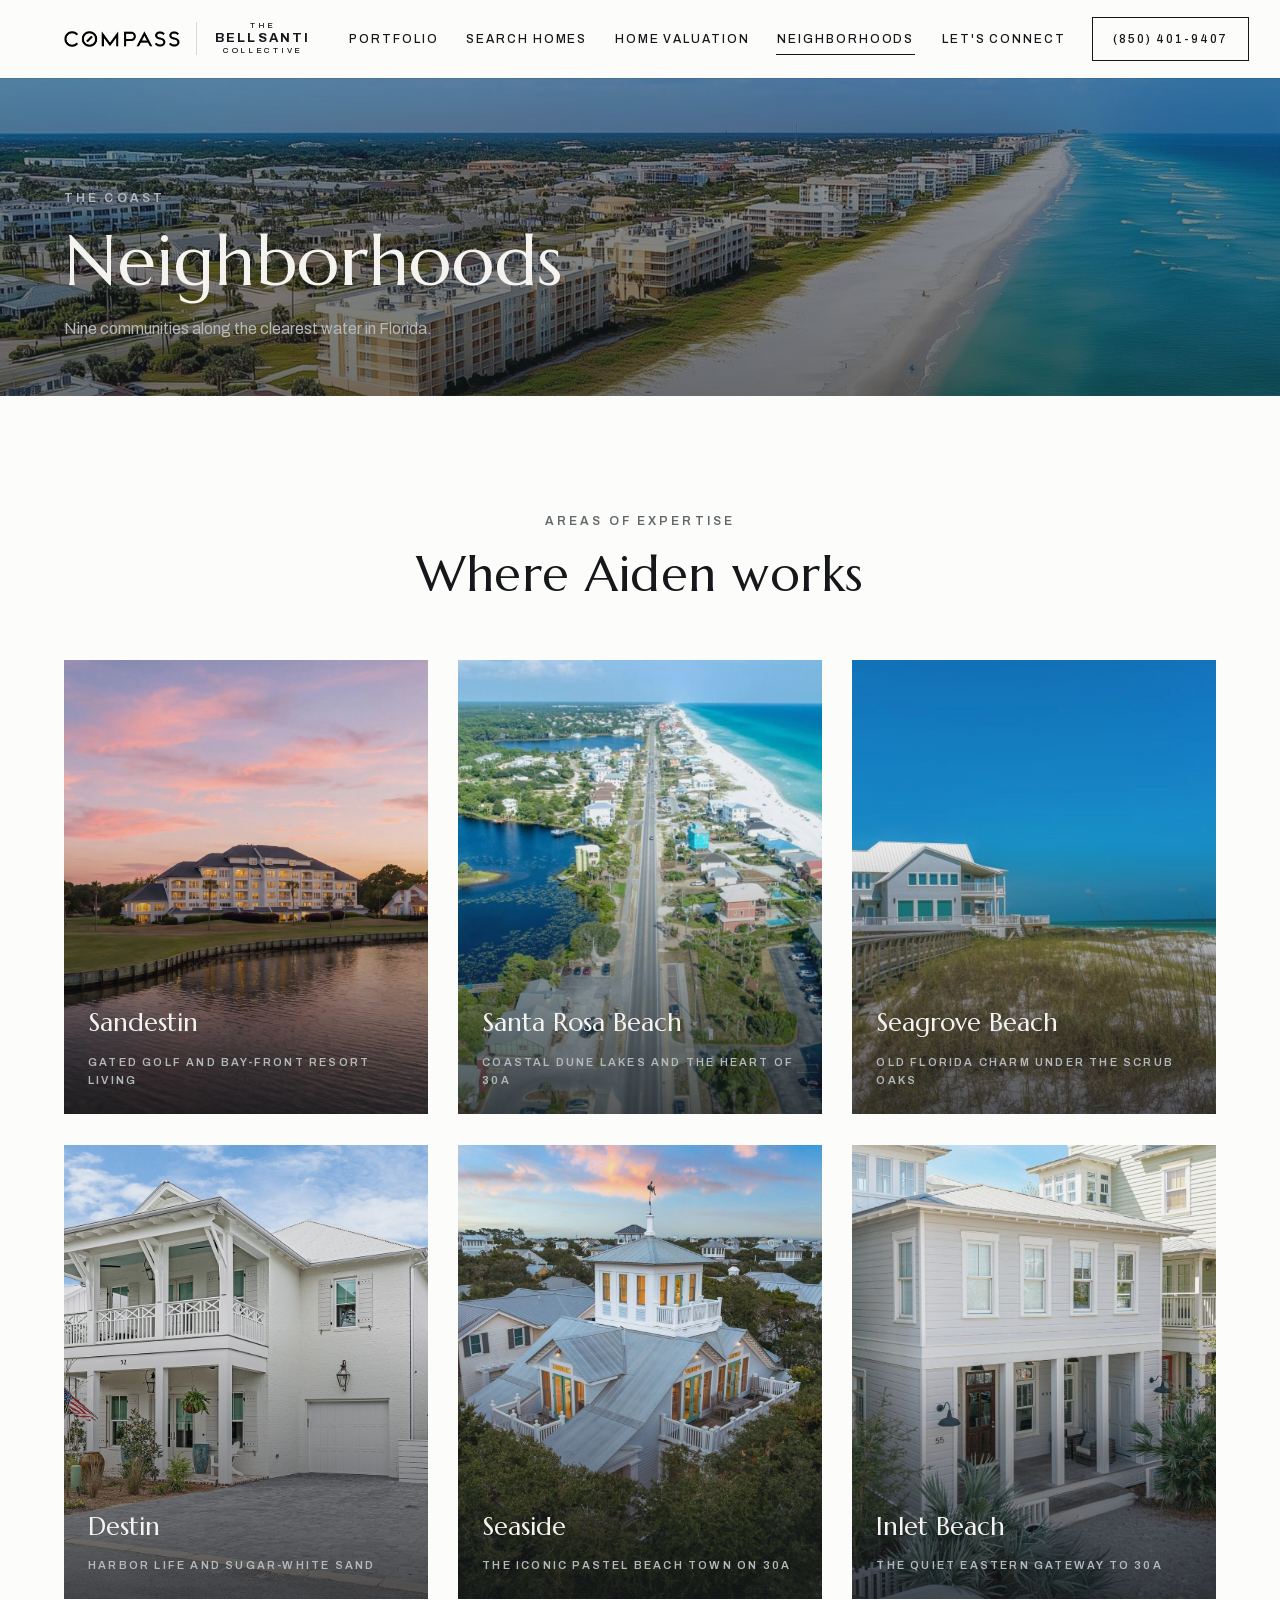
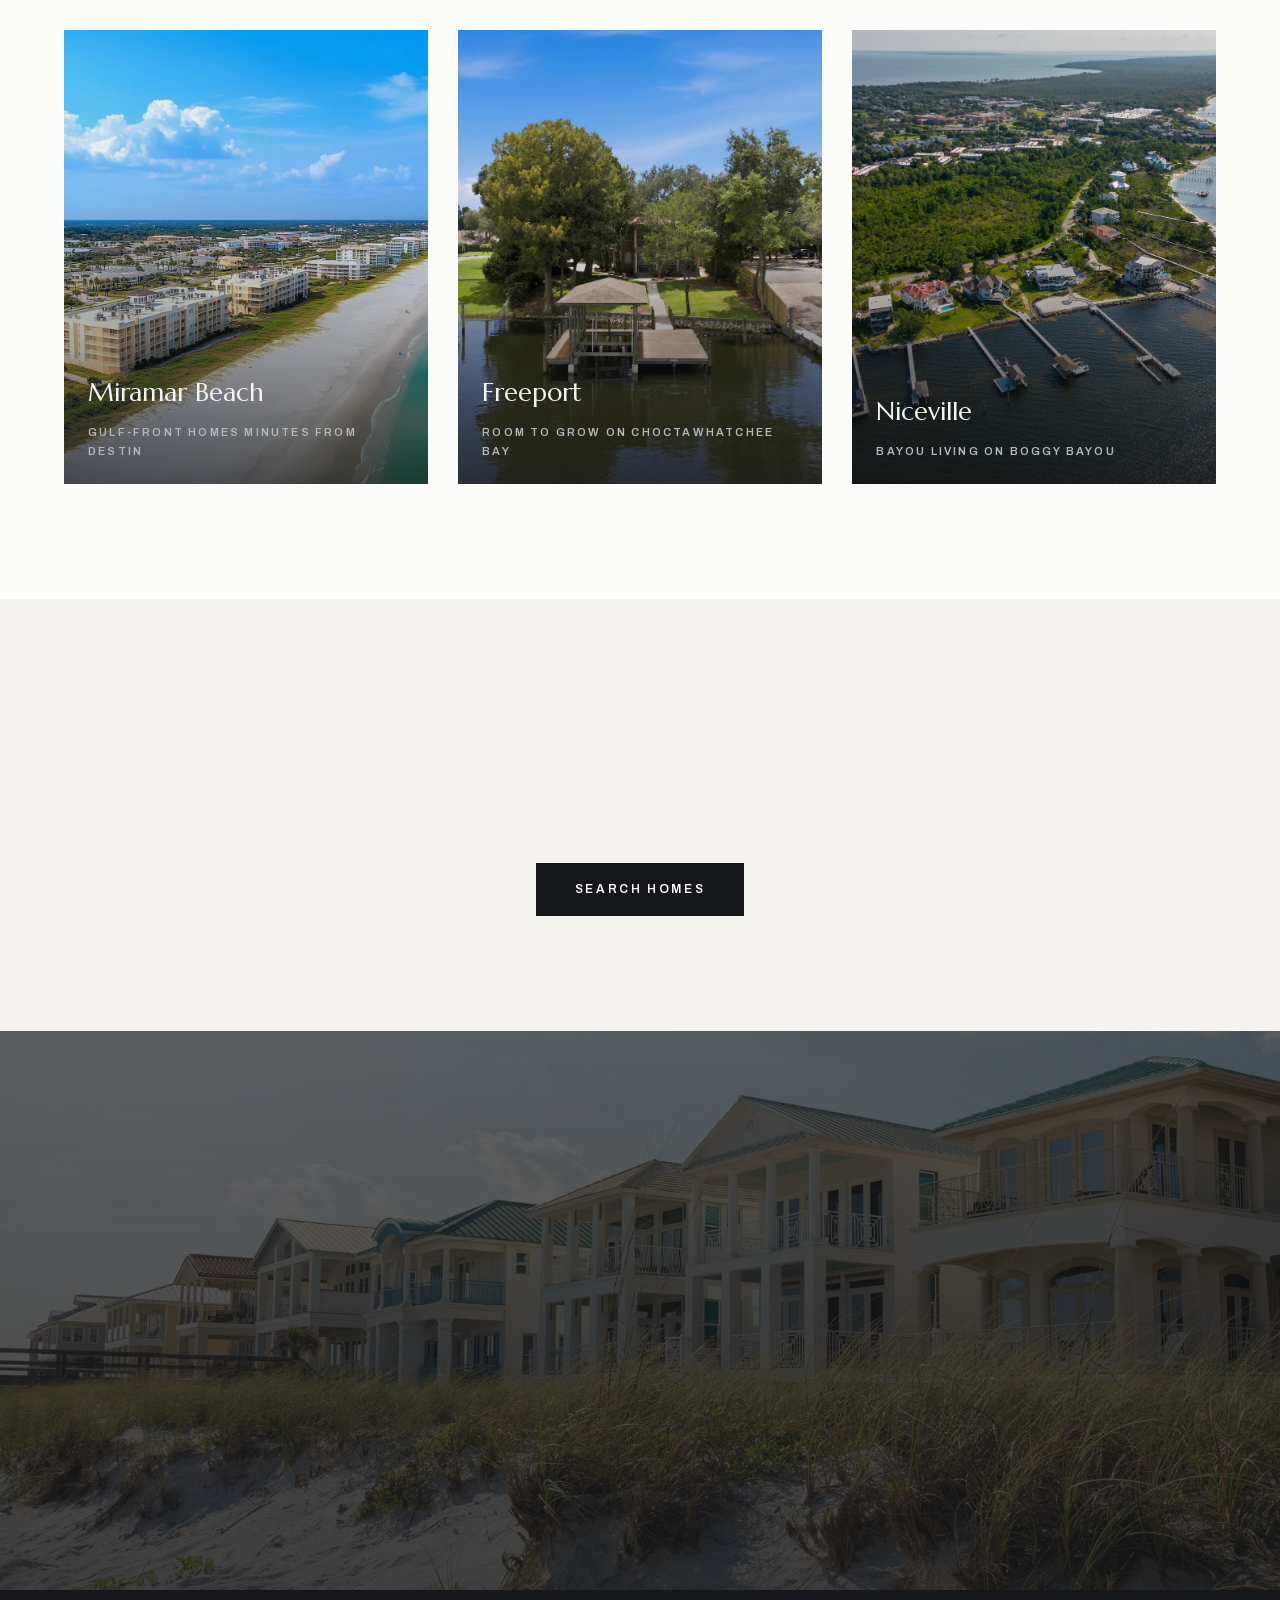
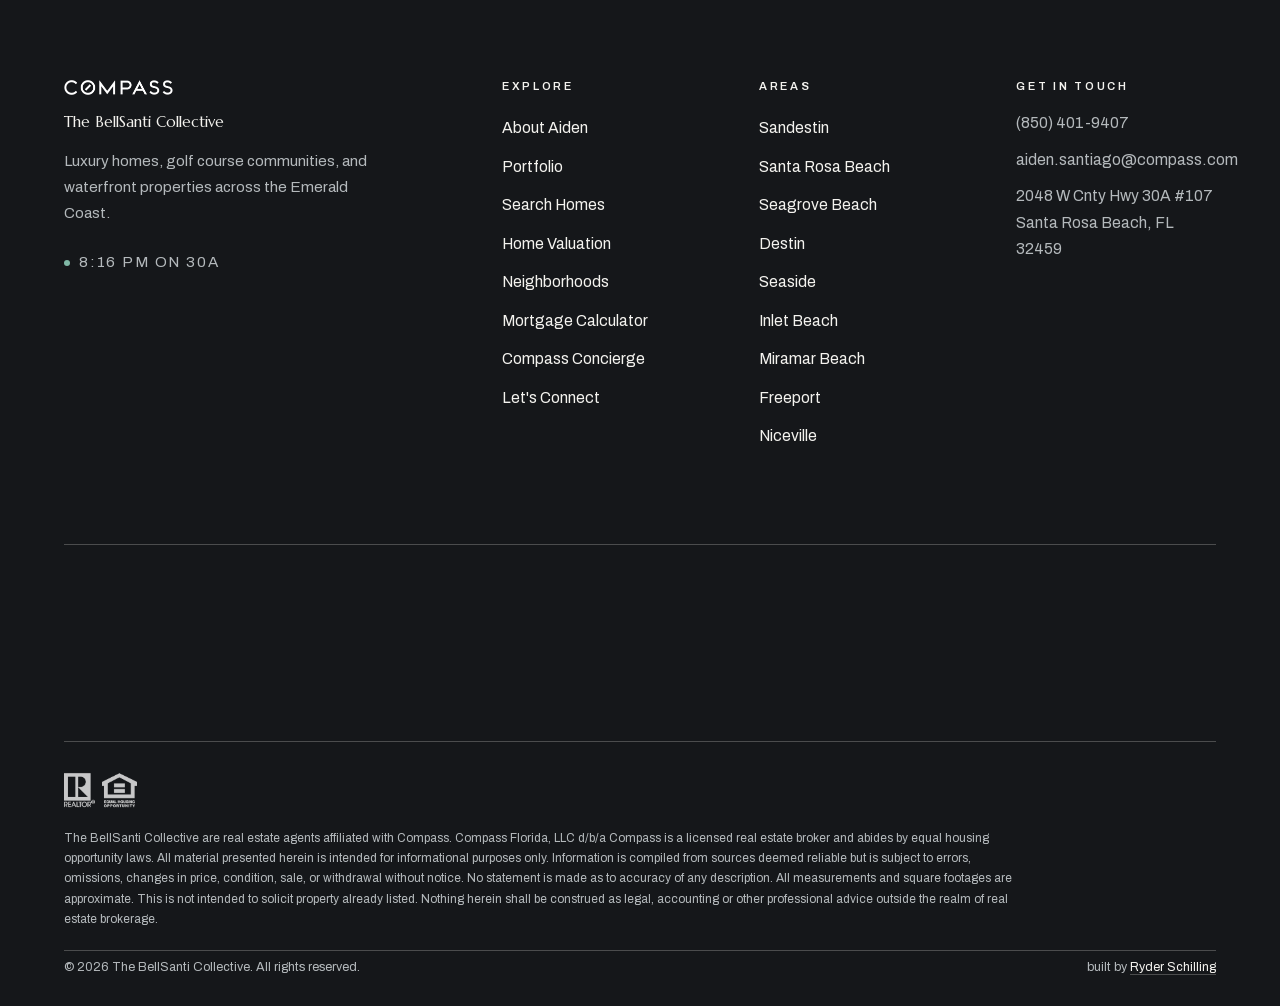
<file: neighborhoods/index.html>
<!DOCTYPE html>
<html lang="en">
<head>
<meta charset="utf-8">
<meta name="viewport" content="width=device-width, initial-scale=1.0">
<title>Neighborhoods | The BellSanti Collective | Compass</title>
<meta name="description" content="Sandestin, Santa Rosa Beach, Seagrove Beach, Destin, Seaside, Inlet Beach, Miramar Beach, Freeport, and Niceville.">
<meta name="robots" content="noindex, nofollow">
<meta name="author" content="The BellSanti Collective">
<meta property="og:type" content="website">
<meta property="og:title" content="Neighborhoods | The BellSanti Collective | Compass">
<meta property="og:description" content="Sandestin, Santa Rosa Beach, Seagrove Beach, Destin, Seaside, Inlet Beach, Miramar Beach, Freeport, and Niceville.">
<meta property="og:image" content="https://aiden-santiago.vercel.app/assets/img/og-card.jpg">
<meta property="og:image:width" content="1200">
<meta property="og:image:height" content="630">
<meta property="og:image:alt" content="Compass and The BellSanti Collective over a beachfront dune walkover on 30A">
<meta name="twitter:card" content="summary_large_image">
<meta name="twitter:image" content="https://aiden-santiago.vercel.app/assets/img/og-card.jpg">
<link rel="icon" href="/favicon.svg" type="image/svg+xml">
<link rel="apple-touch-icon" href="/apple-touch-icon.png">
<link rel="preload" href="/assets/fonts/marcellus-latin.woff2" as="font" type="font/woff2" crossorigin>
<link rel="preload" href="/assets/fonts/archivo-var-latin.woff2" as="font" type="font/woff2" crossorigin>
<link rel="stylesheet" href="/assets/css/main.css">
<script>/* hand-off: the previous page left the menu covering the screen, retract it into the burger */
(function(){try{var d=sessionStorage.getItem("as-menu-open");if(!d)return;sessionStorage.removeItem("as-menu-open");
var p=JSON.parse(d),r=document.documentElement;
if(p.x)r.style.setProperty("--mx",p.x);if(p.y)r.style.setProperty("--my",p.y);if(p.r)r.style.setProperty("--mr",p.r);
r.classList.add("menu-retract");}catch(e){}})();</script>
<script type="application/ld+json">{"@context":"https://schema.org","@graph":[{"@type":"RealEstateAgent","@id":"/#agent","name":"Aiden Santiago","telephone":"+18504019407","email":"aiden.santiago@compass.com","address":{"@type":"PostalAddress","streetAddress":"2048 W Cnty Hwy 30A #107","addressLocality":"Santa Rosa Beach","addressRegion":"FL","postalCode":"32459"},"areaServed":["Sandestin","Santa Rosa Beach","Seagrove Beach","Destin","Seaside","Inlet Beach","Miramar Beach","Freeport","Niceville"],"memberOf":{"@type":"Organization","name":"Compass"},"sameAs":["https://www.instagram.com/aiden_santiago"]},{"@type":"WebSite","@id":"/#site","name":"Aiden Santiago, Emerald Coast Real Estate","publisher":{"@id":"/#agent"}},{"@type":"WebPage","@id":"/neighborhoods/","name":"Neighborhoods | Aiden Santiago | Compass","description":"Sandestin, Santa Rosa Beach, Seagrove Beach, Destin, Seaside, Inlet Beach, Miramar Beach, Freeport, and Niceville.","isPartOf":{"@id":"/#site"}}]}</script>
</head>
<body class="pg-enter">
<a class="skip-link" href="#main">Skip to content</a>
<header class="header is-scrolled">
<div class="wrap wrap--wide header__in">
<a class="header__brand" href="/" aria-label="The BellSanti Collective, Compass. Home">
<img class="header__logo header__logo--dark" src="/assets/img/compass-wordmark-dark-864.png" alt="Compass" width="864" height="119">
<img class="header__logo header__logo--light" src="/assets/img/compass-wordmark-green-864.png" alt="" width="864" height="119">
<span class="header__agent"><span class="hb__pre">the</span><span class="hb__main">BellSanti</span><span class="hb__sub">collective</span></span>
</a>
<nav class="nav" aria-label="Primary">
<a href="/portfolio/">Portfolio</a>
<a href="/search/">Search Homes</a>
<a href="/home-valuation/">Home Valuation</a>
<a href="/neighborhoods/" aria-current="page">Neighborhoods</a>
<a href="/contact/">Let's Connect</a>
<a class="nav__phone" href="tel:+18504019407">(850) 401-9407</a>
</nav>
<button class="menu-btn" aria-expanded="false" aria-controls="drawer" aria-label="Open menu">
<span></span><span></span><span></span>
</button>
</div>
</header>
<div class="menu" id="drawer" tabindex="-1">
<div class="menu__bg" aria-hidden="true">
<img data-menu-img="home" src="/assets/img/emerald-coast-aerial.jpg" alt="" loading="lazy">
<img data-menu-img="about" src="/assets/img/aiden-seated.jpg" alt="" loading="lazy">
<img data-menu-img="portfolio" src="/assets/img/gulf-front-sunset-row.jpg" alt="" loading="lazy">
<img data-menu-img="search" src="/assets/img/harbor-homes-aerial.jpg" alt="" loading="lazy">
<img data-menu-img="home-valuation" src="/assets/img/estate-sunset-pool.jpg" alt="" loading="lazy">
<img data-menu-img="neighborhoods" src="/assets/img/coastal-lake-aerial.jpg" alt="" loading="lazy">
<img data-menu-img="mortgage-calculator" src="/assets/img/kitchen-modern.jpg" alt="" loading="lazy">
<img data-menu-img="concierge" src="/assets/img/living-room-white.jpg" alt="" loading="lazy">
<img data-menu-img="contact" src="/assets/img/balcony-sunset-beach.jpg" alt="" loading="lazy">
</div>
<div class="menu__inner">
<nav class="menu__nav" aria-label="All pages">
<a href="/" data-img="home">Home</a>
<a href="/about/" data-img="about">About Aiden</a>
<a href="/portfolio/" data-img="portfolio">Portfolio</a>
<a href="/search/" data-img="search">Search Homes</a>
<a href="/home-valuation/" data-img="home-valuation">Home Valuation</a>
<a href="/neighborhoods/" data-img="neighborhoods">Neighborhoods</a>
<a href="/mortgage-calculator/" data-img="mortgage-calculator">Mortgage Calculator</a>
<a href="/concierge/" data-img="concierge">Compass Concierge</a>
<a href="/contact/" data-img="contact">Let's Connect</a>
</nav>
<nav class="menu__foot" aria-label="Social profiles">
<div class="fsoc">
<a href="https://www.facebook.com/p/Aiden-Santiago-Real-Estate-Professional-100083073045133/" rel="noopener" target="_blank" aria-label="The BellSanti Collective on Facebook"><svg viewBox="0 0 24 24" aria-hidden="true" focusable="false"><path d="M13.4 21v-8h2.7l.4-3.1h-3.1V7.9c0-.9.25-1.5 1.55-1.5h1.65V3.63c-.29-.04-1.27-.13-2.42-.13-2.4 0-4.03 1.46-4.03 4.14V9.9H7.44V13h2.7v8z"/></svg></a>
<a href="https://www.instagram.com/aiden_santiago/" rel="noopener" target="_blank" aria-label="Aiden Santiago on Instagram"><svg viewBox="0 0 24 24" aria-hidden="true" focusable="false"><rect x="3.3" y="3.3" width="17.4" height="17.4" rx="5" fill="none" stroke="currentColor" stroke-width="1.7"/><circle cx="12" cy="12" r="3.9" fill="none" stroke="currentColor" stroke-width="1.7"/><circle cx="16.9" cy="7.1" r="1.15"/></svg></a>
<a href="https://www.linkedin.com/in/aiden-santiago-573778230/" rel="noopener" target="_blank" aria-label="The BellSanti Collective on LinkedIn"><svg viewBox="0 0 24 24" aria-hidden="true" focusable="false"><path d="M6.94 5.5a1.94 1.94 0 1 1-3.88 0 1.94 1.94 0 0 1 3.88 0zM3.32 8.9h3.24V21H3.32zM9.62 8.9h3.1v1.65h.05c.44-.83 1.5-1.7 3.1-1.7 3.31 0 3.92 2.17 3.92 5V21h-3.24v-5.44c0-1.3-.02-2.96-1.8-2.96-1.81 0-2.09 1.41-2.09 2.87V21H9.62z"/></svg></a>
<a href="https://www.zillow.com/profile/aiden%20santiago" rel="noopener" target="_blank" aria-label="The BellSanti Collective on Zillow"><svg viewBox="0 0 24 24" aria-hidden="true" focusable="false"><path d="M12 3.3 2.55 10.65l1.32 1.7L12 6.02l8.13 6.33 1.32-1.7z"/><path d="M12 8.85 5.95 13.6V20.7h3.93v-4.35h4.24v4.35h3.93v-7.1z"/></svg></a>
</div>
</nav>
</div>
</div>

<main id="main" tabindex="-1">
<section class="phero phero--short">
<div class="phero__media"><img src="/assets/img/emerald-coast-aerial.jpg" alt="Aerial view of the emerald green Gulf and white sand beach" width="1800" height="1125"></div>
<div class="wrap phero__body">
<p class="kicker" style="color:var(--on-bed-mut)">The Coast</p>
<h1 class="h1">Neighborhoods</h1>
<p class="phero__sub">Nine communities along the clearest water in Florida.</p>
</div>
</section>
<section class="sec" aria-labelledby="areas">
<div class="wrap">
<div class="sec-head center"><p class="kicker">Areas of Expertise</p><h2 class="h2" id="areas">Where Aiden works</h2></div>
<div class="area-grid">
<a class="nbcard" href="/contact/">
<img src="/assets/img/golf-dusk-water.jpg" alt="Golf course and water at dusk in Sandestin" loading="lazy">
<span class="nbcard__body"><span class="nbcard__n">Sandestin</span><span class="nbcard__m">Gated golf and bay-front resort living</span></span>
</a>
<a class="nbcard" href="/contact/">
<img src="/assets/img/coastal-lake-aerial.jpg" alt="Aerial view of a coastal dune lake meeting the Gulf at Santa Rosa Beach" loading="lazy">
<span class="nbcard__body"><span class="nbcard__n">Santa Rosa Beach</span><span class="nbcard__m">Coastal dune lakes and the heart of 30A</span></span>
</a>
<a class="nbcard" href="/contact/">
<img src="/assets/img/turquoise-cottage-dunes.jpg" alt="Turquoise beach cottage behind the dunes at Seagrove Beach" loading="lazy">
<span class="nbcard__body"><span class="nbcard__n">Seagrove Beach</span><span class="nbcard__m">Old Florida charm under the scrub oaks</span></span>
</a>
<a class="nbcard" href="/contact/">
<img src="/assets/img/destin-dusk-aerial.jpg" alt="Aerial view of Destin at dusk with the harbor lit up" loading="lazy">
<span class="nbcard__body"><span class="nbcard__n">Destin</span><span class="nbcard__m">Harbor life and sugar-white sand</span></span>
</a>
<a class="nbcard" href="/contact/">
<img src="/assets/img/seaside-dome-aerial.jpg" alt="Aerial view of the Seaside pavilion dome above the trees" loading="lazy">
<span class="nbcard__body"><span class="nbcard__n">Seaside</span><span class="nbcard__m">The iconic pastel beach town on 30A</span></span>
</a>
<a class="nbcard" href="/contact/">
<img src="/assets/img/dune-fence-beach.jpg" alt="Dune fence and white sand beach at Inlet Beach" loading="lazy">
<span class="nbcard__body"><span class="nbcard__n">Inlet Beach</span><span class="nbcard__m">The quiet eastern gateway to 30A</span></span>
</a>
<a class="nbcard" href="/contact/">
<img src="/assets/img/miramar-coastline.jpg" alt="Aerial view of the emerald coastline and beachfront homes at Miramar Beach" loading="lazy">
<span class="nbcard__body"><span class="nbcard__n">Miramar Beach</span><span class="nbcard__m">Gulf-front homes minutes from Destin</span></span>
</a>
<a class="nbcard" href="/contact/">
<img src="/assets/img/bayou-boat-dock.jpg" alt="Boat dock on calm bayou water near Freeport" loading="lazy">
<span class="nbcard__body"><span class="nbcard__n">Freeport</span><span class="nbcard__m">Room to grow on Choctawhatchee Bay</span></span>
</a>
<a class="nbcard" href="/contact/">
<img src="/assets/img/bayou-docks-aerial.jpg" alt="Aerial view of waterfront homes and docks along the bayou in Niceville" loading="lazy">
<span class="nbcard__body"><span class="nbcard__n">Niceville</span><span class="nbcard__m">Bayou living on Boggy Bayou</span></span>
</a>
</div>
</div>
</section>
<section class="sec band center">
<div class="wrap">
<div class="sec-head center"><p class="kicker">Ready when you are</p><h2 class="h2">Start your property search</h2></div>
<div class="btn-row center"><a class="btn btn--solid" href="/search/">Search homes</a></div>
</div>
</section>
<section class="cta" aria-labelledby="ww">
<div class="cta__media"><img src="/assets/img/walkover-long.jpg" alt="" loading="lazy"></div>
<div class="wrap cta__body">
<p class="kicker" style="color:var(--on-bed-mut)">Work With Aiden</p>
<h2 id="ww">Let's find home on the coast</h2>
<p class="lede" style="color:var(--on-bed-mut);text-align:center">Buying, selling, or just watching the market. Start the conversation.</p>
<div class="btn-row center">
<a class="btn btn--inv-solid" href="/contact/">Let's connect</a>
<a class="btn btn--inv" href="tel:+18504019407">Call (850) 401-9407</a>
</div>
</div>
</section>

</main>
<footer class="footer">
<div class="footer__scene" aria-hidden="true">
<img data-area="Sandestin" src="/assets/img/golf-dusk-water.jpg" alt="" loading="lazy">
<img data-area="Santa Rosa Beach" src="/assets/img/coastal-lake-aerial.jpg" alt="" loading="lazy">
<img data-area="Seagrove Beach" src="/assets/img/turquoise-cottage-dunes.jpg" alt="" loading="lazy">
<img data-area="Destin" src="/assets/img/destin-dusk-aerial.jpg" alt="" loading="lazy">
<img data-area="Seaside" src="/assets/img/seaside-dome-aerial.jpg" alt="" loading="lazy">
<img data-area="Inlet Beach" src="/assets/img/dune-fence-beach.jpg" alt="" loading="lazy">
<img data-area="Miramar Beach" src="/assets/img/miramar-coastline.jpg" alt="" loading="lazy">
<img data-area="Freeport" src="/assets/img/bayou-boat-dock.jpg" alt="" loading="lazy">
<img data-area="Niceville" src="/assets/img/bayou-docks-aerial.jpg" alt="" loading="lazy">
</div>
<div class="wrap wrap--wide">
<div class="footer__top">
<div class="footer__brand">
<img src="/assets/img/compass-wordmark-green-864.png" alt="Compass" width="864" height="119">
<p class="footer__name">The BellSanti Collective</p>
<p>Luxury homes, golf course communities, and waterfront properties across the Emerald Coast.</p>
<p class="coasttime"><span class="dot" aria-hidden="true"></span><span data-coast-time>On the coast</span></p>
</div>
<div>
<h2 id="f-explore">Explore</h2>
<ul aria-labelledby="f-explore">
<li><a class="flink" href="/about/"><span class="n">01</span><span class="t">About Aiden</span></a></li>
<li><a class="flink" href="/portfolio/"><span class="n">02</span><span class="t">Portfolio</span></a></li>
<li><a class="flink" href="/search/"><span class="n">03</span><span class="t">Search Homes</span></a></li>
<li><a class="flink" href="/home-valuation/"><span class="n">04</span><span class="t">Home Valuation</span></a></li>
<li><a class="flink" href="/neighborhoods/"><span class="n">05</span><span class="t">Neighborhoods</span></a></li>
<li><a class="flink" href="/mortgage-calculator/"><span class="n">06</span><span class="t">Mortgage Calculator</span></a></li>
<li><a class="flink" href="/concierge/"><span class="n">07</span><span class="t">Compass Concierge</span></a></li>
<li><a class="flink" href="/contact/"><span class="n">08</span><span class="t">Let's Connect</span></a></li>
</ul>
</div>
<div>
<h2 id="f-areas">Areas</h2>
<ul aria-labelledby="f-areas">
<li><a class="flink" href="/neighborhoods/" data-area="Sandestin"><span class="n">01</span><span class="t">Sandestin</span></a></li>
<li><a class="flink" href="/neighborhoods/" data-area="Santa Rosa Beach"><span class="n">02</span><span class="t">Santa Rosa Beach</span></a></li>
<li><a class="flink" href="/neighborhoods/" data-area="Seagrove Beach"><span class="n">03</span><span class="t">Seagrove Beach</span></a></li>
<li><a class="flink" href="/neighborhoods/" data-area="Destin"><span class="n">04</span><span class="t">Destin</span></a></li>
<li><a class="flink" href="/neighborhoods/" data-area="Seaside"><span class="n">05</span><span class="t">Seaside</span></a></li>
<li><a class="flink" href="/neighborhoods/" data-area="Inlet Beach"><span class="n">06</span><span class="t">Inlet Beach</span></a></li>
<li><a class="flink" href="/neighborhoods/" data-area="Miramar Beach"><span class="n">07</span><span class="t">Miramar Beach</span></a></li>
<li><a class="flink" href="/neighborhoods/" data-area="Freeport"><span class="n">08</span><span class="t">Freeport</span></a></li>
<li><a class="flink" href="/neighborhoods/" data-area="Niceville"><span class="n">09</span><span class="t">Niceville</span></a></li>
</ul>
</div>
<div>
<h2 id="f-touch">Get in Touch</h2>
<address aria-labelledby="f-touch">
<a href="tel:+18504019407">(850) 401-9407</a>
<a href="mailto:aiden.santiago@compass.com">aiden.santiago@compass.com</a>
<span>2048 W Cnty Hwy 30A #107<br>Santa Rosa Beach, FL 32459</span>
</address>
<div class="fsoc">
<a href="https://www.facebook.com/p/Aiden-Santiago-Real-Estate-Professional-100083073045133/" rel="noopener" target="_blank" aria-label="The BellSanti Collective on Facebook"><svg viewBox="0 0 24 24" aria-hidden="true" focusable="false"><path d="M13.4 21v-8h2.7l.4-3.1h-3.1V7.9c0-.9.25-1.5 1.55-1.5h1.65V3.63c-.29-.04-1.27-.13-2.42-.13-2.4 0-4.03 1.46-4.03 4.14V9.9H7.44V13h2.7v8z"/></svg></a>
<a href="https://www.instagram.com/aiden_santiago/" rel="noopener" target="_blank" aria-label="Aiden Santiago on Instagram"><svg viewBox="0 0 24 24" aria-hidden="true" focusable="false"><rect x="3.3" y="3.3" width="17.4" height="17.4" rx="5" fill="none" stroke="currentColor" stroke-width="1.7"/><circle cx="12" cy="12" r="3.9" fill="none" stroke="currentColor" stroke-width="1.7"/><circle cx="16.9" cy="7.1" r="1.15"/></svg></a>
<a href="https://www.linkedin.com/in/aiden-santiago-573778230/" rel="noopener" target="_blank" aria-label="The BellSanti Collective on LinkedIn"><svg viewBox="0 0 24 24" aria-hidden="true" focusable="false"><path d="M6.94 5.5a1.94 1.94 0 1 1-3.88 0 1.94 1.94 0 0 1 3.88 0zM3.32 8.9h3.24V21H3.32zM9.62 8.9h3.1v1.65h.05c.44-.83 1.5-1.7 3.1-1.7 3.31 0 3.92 2.17 3.92 5V21h-3.24v-5.44c0-1.3-.02-2.96-1.8-2.96-1.81 0-2.09 1.41-2.09 2.87V21H9.62z"/></svg></a>
<a href="https://www.zillow.com/profile/aiden%20santiago" rel="noopener" target="_blank" aria-label="The BellSanti Collective on Zillow"><svg viewBox="0 0 24 24" aria-hidden="true" focusable="false"><path d="M12 3.3 2.55 10.65l1.32 1.7L12 6.02l8.13 6.33 1.32-1.7z"/><path d="M12 8.85 5.95 13.6V20.7h3.93v-4.35h4.24v4.35h3.93v-7.1z"/></svg></a>
</div>
</div>
</div>

<div class="footer__mark">
<div class="wordmark-clip"><p class="wordmark" aria-hidden="true"><span>B</span><span>E</span><span>L</span><span>L</span><span>S</span><span>A</span><span>N</span><span>T</span><span>I</span></p></div>
</div>

<div class="footer__legal">
<div class="footer__compliance">
<img src="/assets/img/badges-chalk.png" alt="REALTOR and Equal Housing Opportunity" width="900" height="466">
</div>
<p>The BellSanti Collective are real estate agents affiliated with Compass. Compass Florida, LLC d/b/a Compass is a licensed real estate broker and abides by equal housing opportunity laws. All material presented herein is intended for informational purposes only. Information is compiled from sources deemed reliable but is subject to errors, omissions, changes in price, condition, sale, or withdrawal without notice. No statement is made as to accuracy of any description. All measurements and square footages are approximate. This is not intended to solicit property already listed. Nothing herein shall be construed as legal, accounting or other professional advice outside the realm of real estate brokerage.</p>
<div class="footer__bar">
<span>&copy; <span data-current-year>2026</span> The BellSanti Collective. All rights reserved.</span>
<span>built by <a href="https://ryderschilling.com" rel="noopener">Ryder Schilling</a></span>
</div>
</div>
</div>
</footer>
<script src="/assets/js/main.js" defer></script>
</body>
</html>
</file>
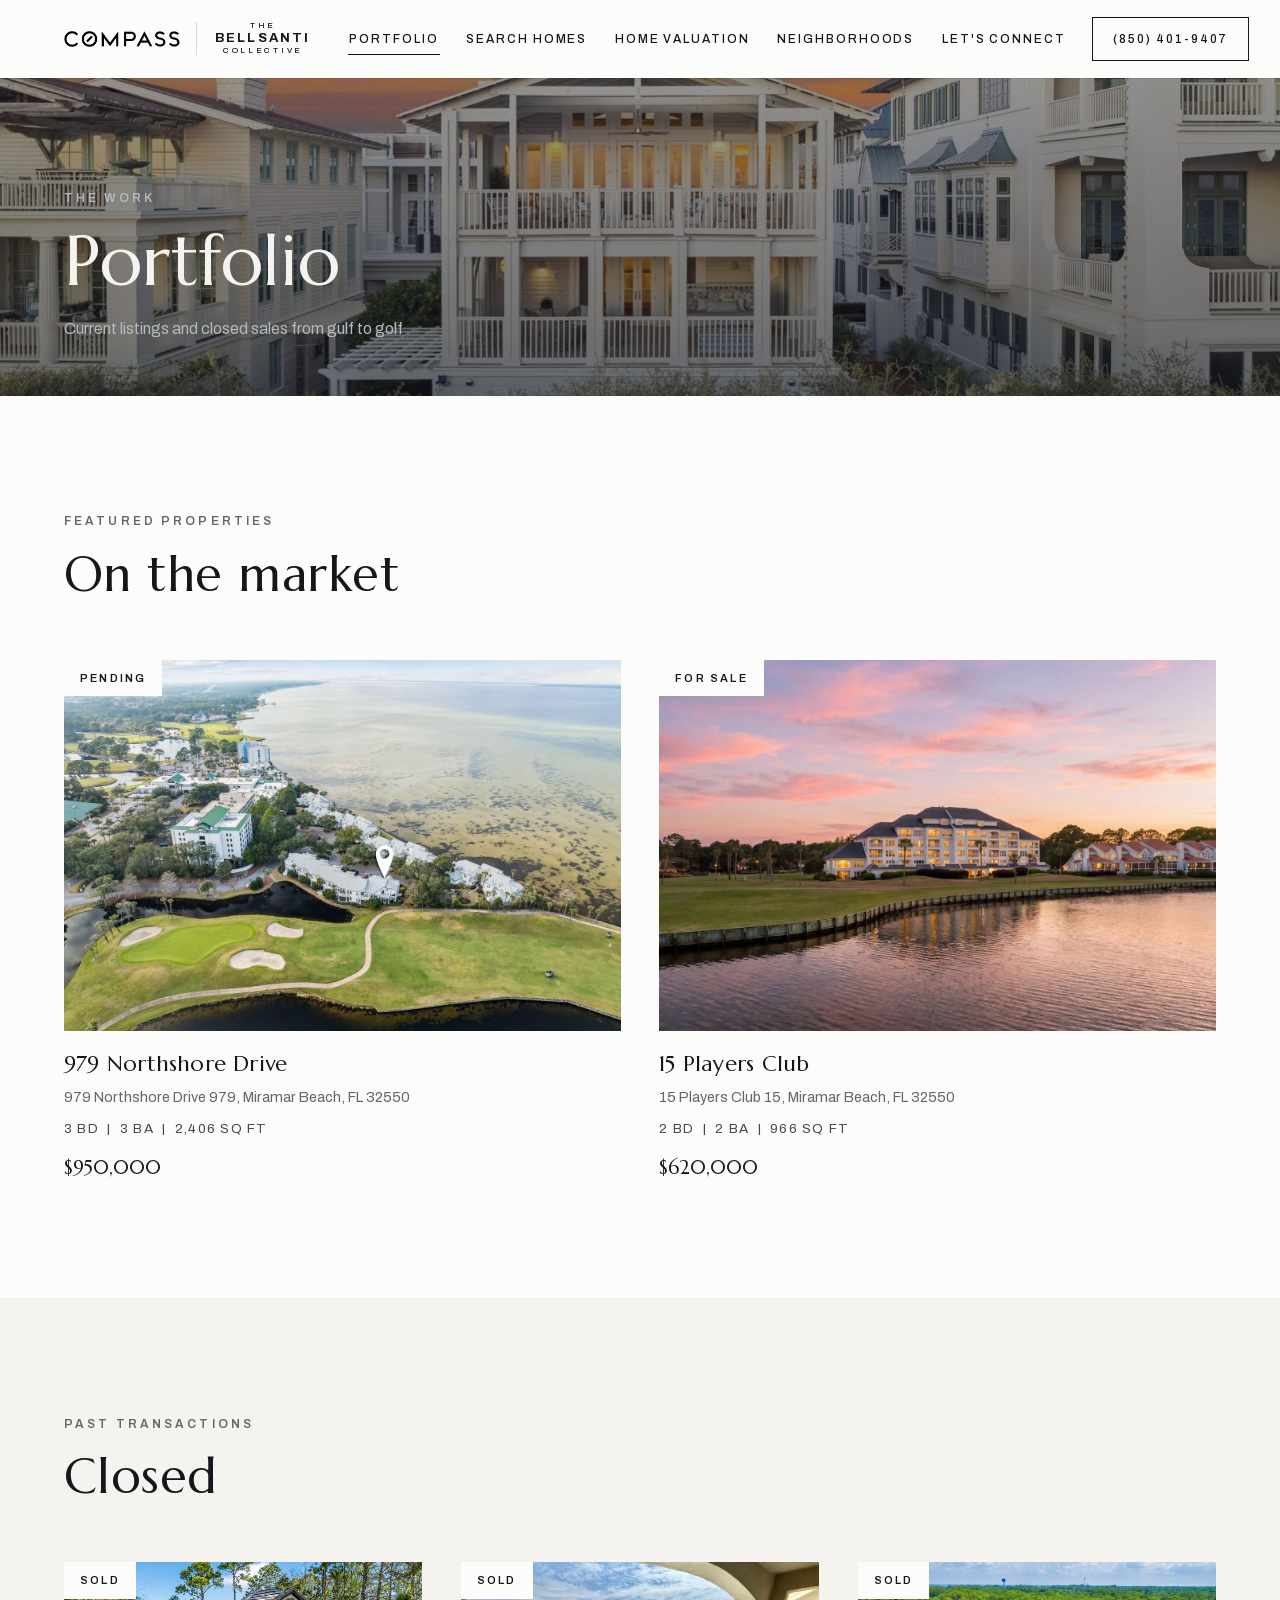
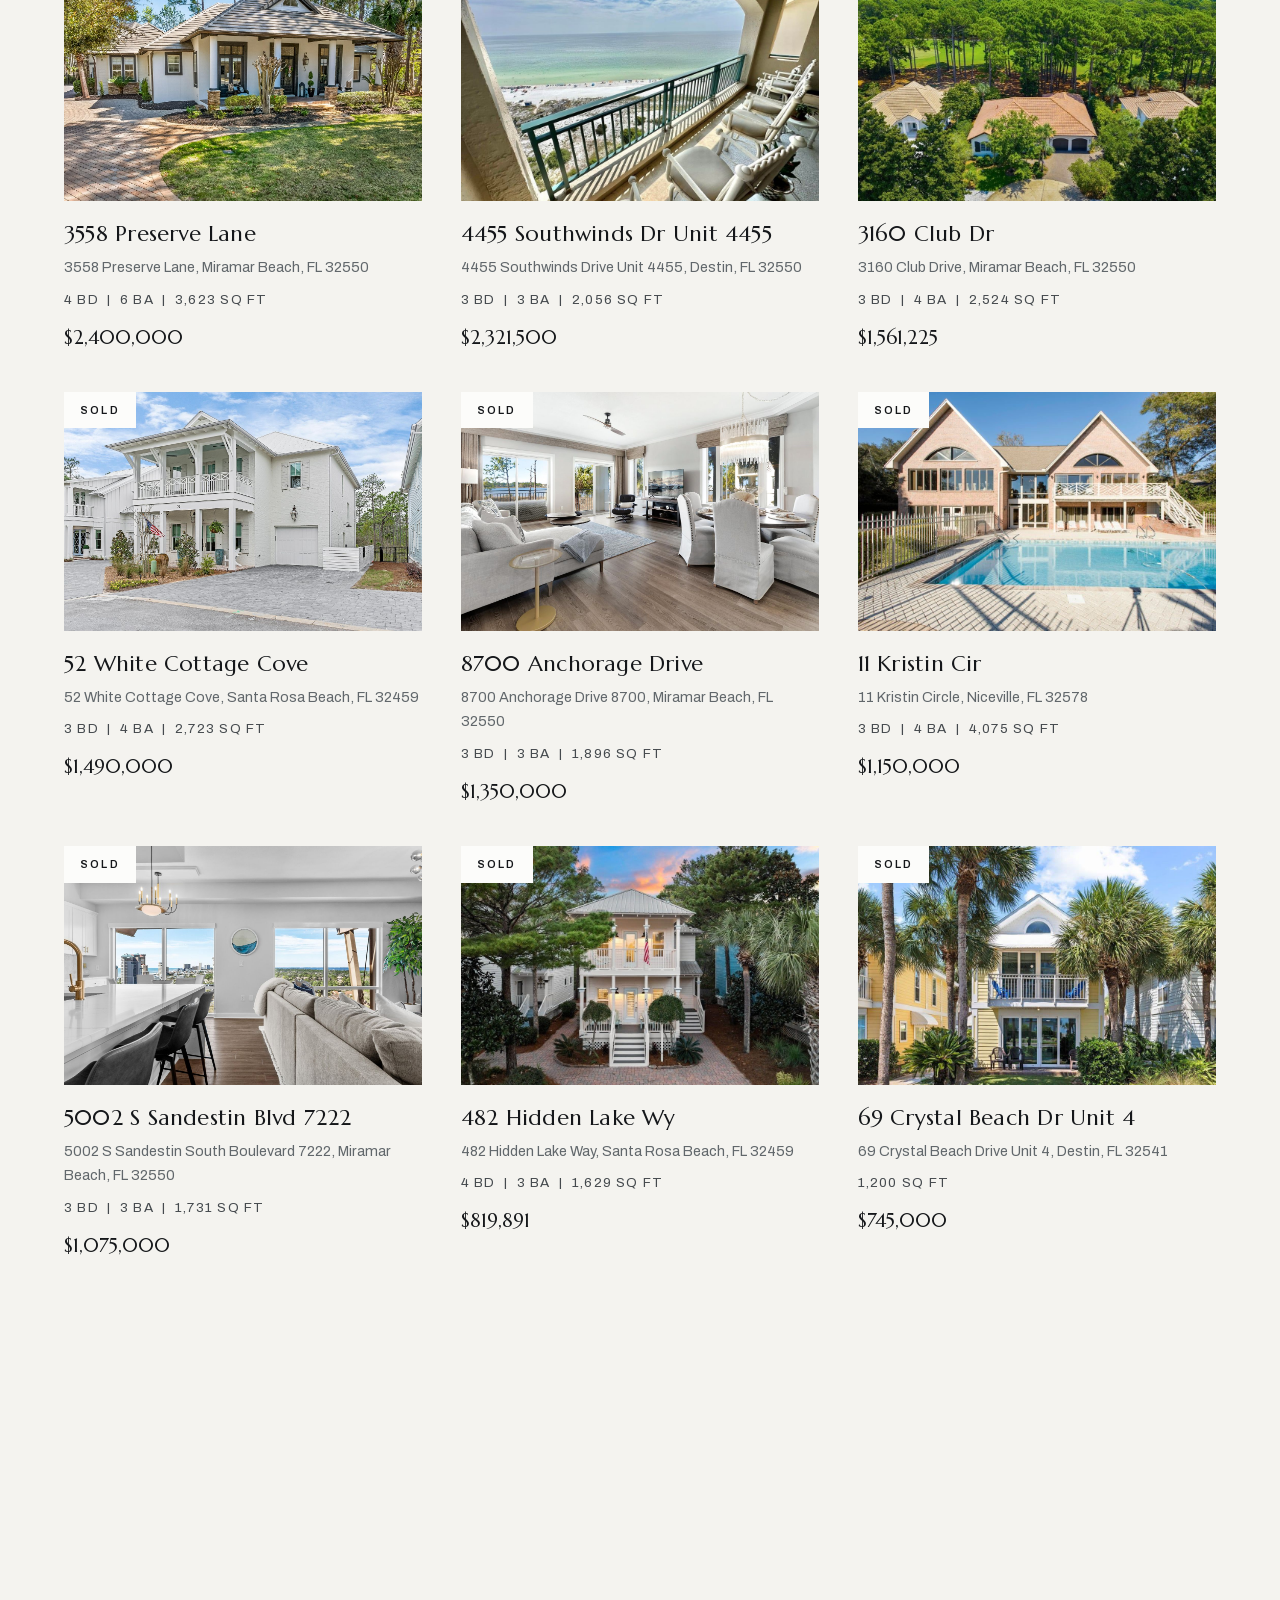
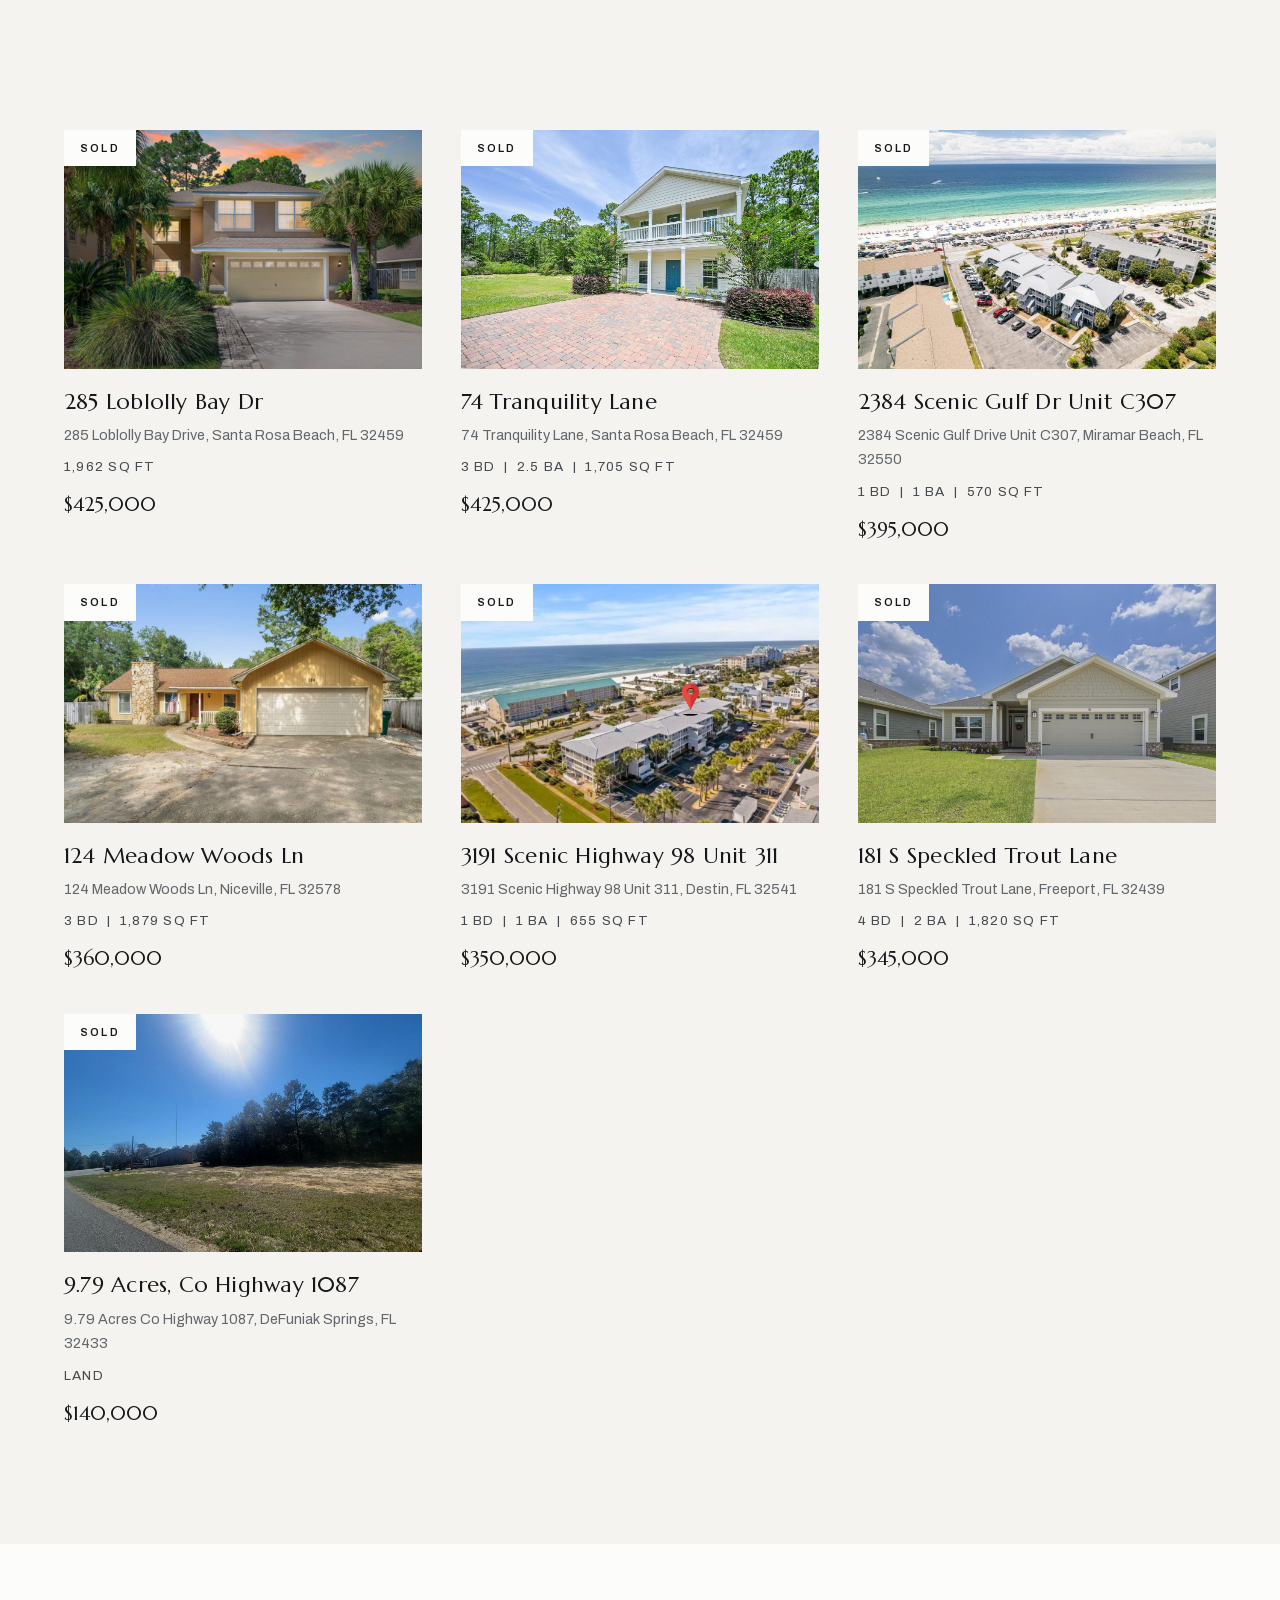
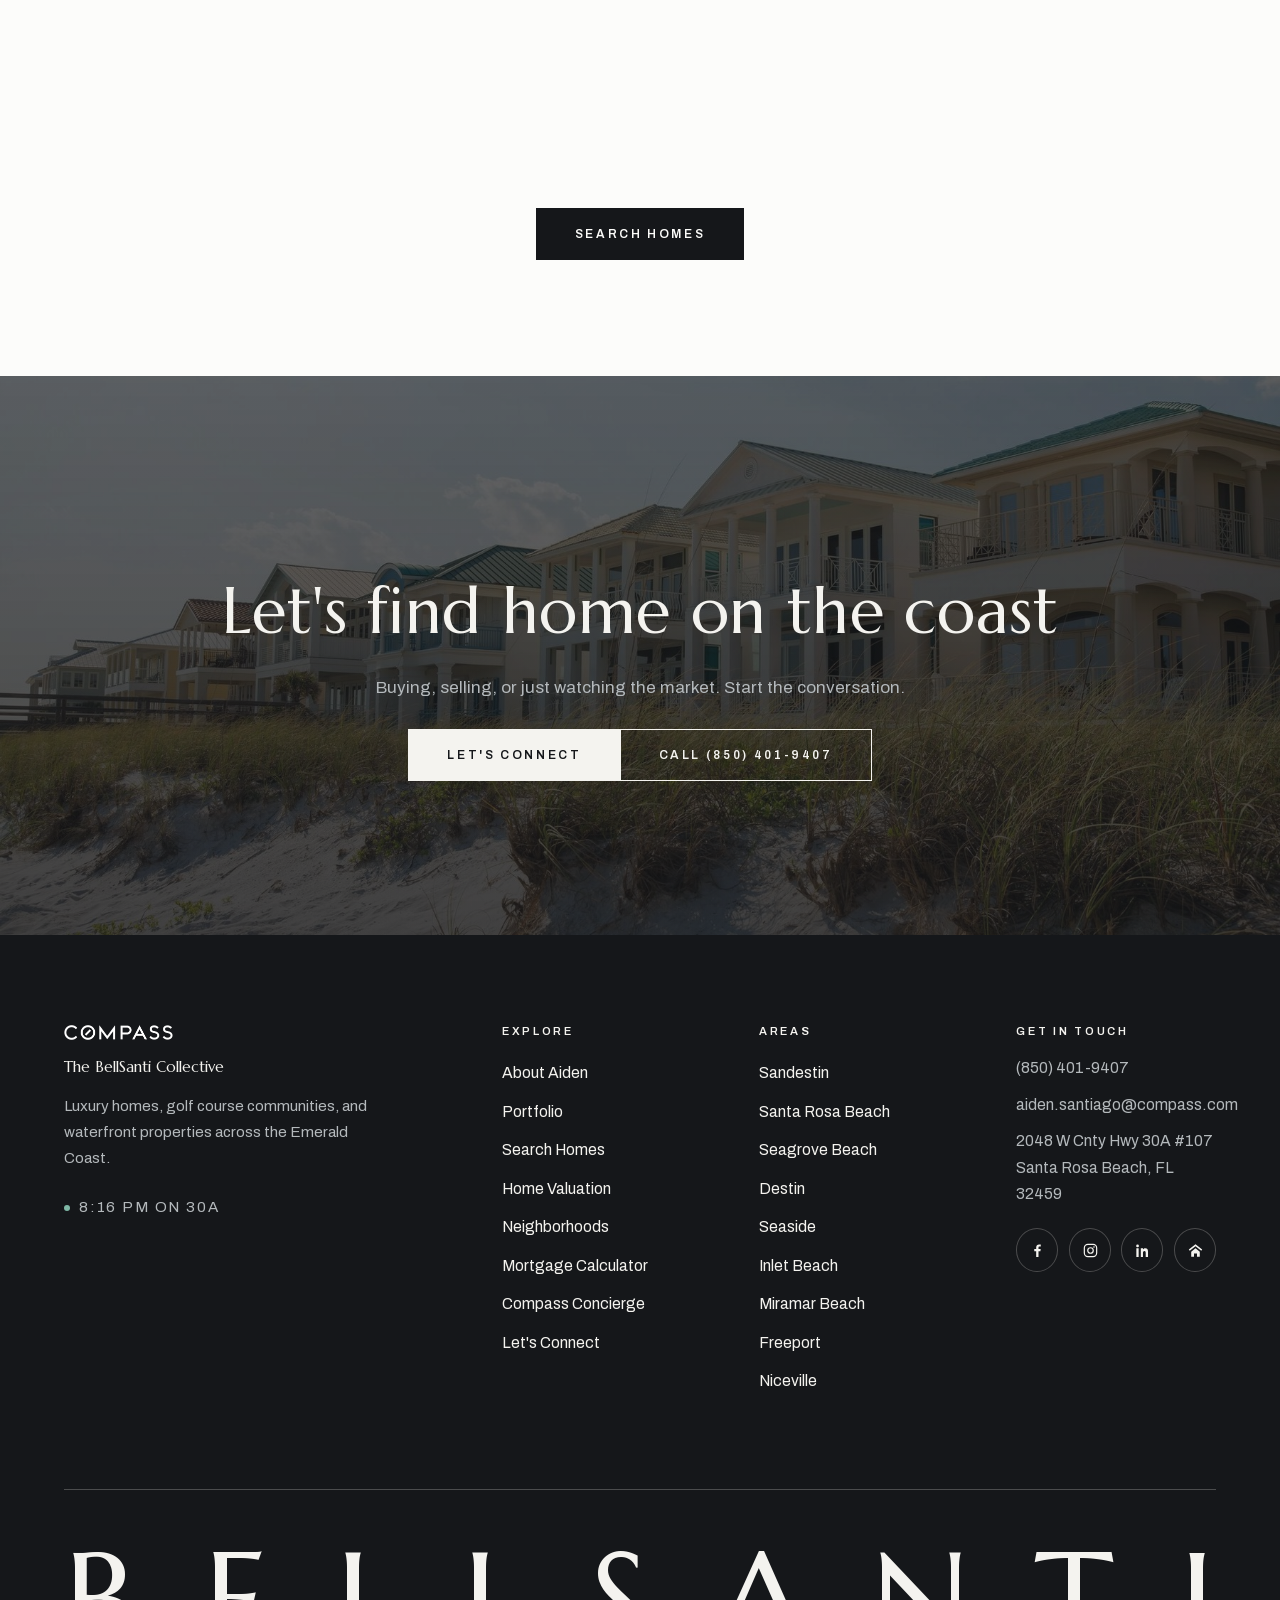
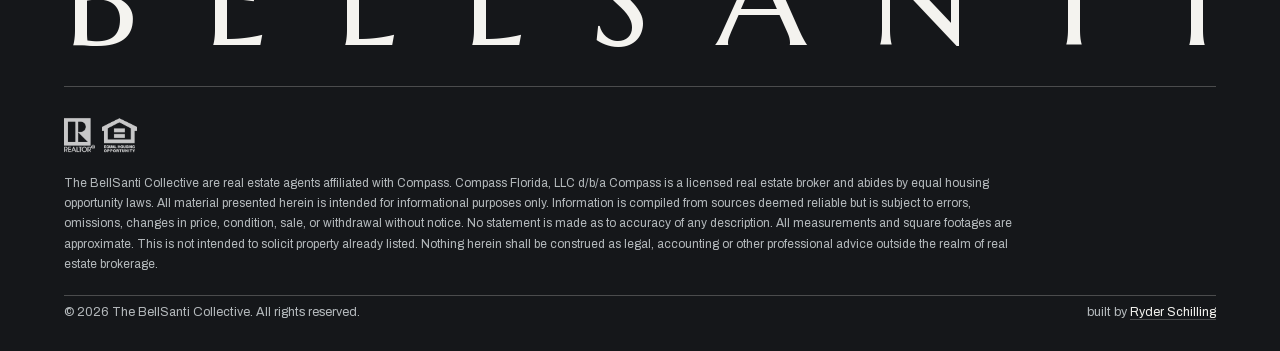
<file: portfolio/index.html>
<!DOCTYPE html>
<html lang="en">
<head>
<meta charset="utf-8">
<meta name="viewport" content="width=device-width, initial-scale=1.0">
<title>Portfolio | The BellSanti Collective | Compass</title>
<meta name="description" content="Current listings and past transactions across Destin, 30A, Sandestin, Miramar Beach, and Niceville.">
<meta name="robots" content="noindex, nofollow">
<meta name="author" content="The BellSanti Collective">
<meta property="og:type" content="website">
<meta property="og:title" content="Portfolio | The BellSanti Collective | Compass">
<meta property="og:description" content="Current listings and past transactions across Destin, 30A, Sandestin, Miramar Beach, and Niceville.">
<meta property="og:image" content="https://aiden-santiago.vercel.app/assets/img/og-card.jpg">
<meta property="og:image:width" content="1200">
<meta property="og:image:height" content="630">
<meta property="og:image:alt" content="Compass and The BellSanti Collective over a beachfront dune walkover on 30A">
<meta name="twitter:card" content="summary_large_image">
<meta name="twitter:image" content="https://aiden-santiago.vercel.app/assets/img/og-card.jpg">
<link rel="icon" href="/favicon.svg" type="image/svg+xml">
<link rel="apple-touch-icon" href="/apple-touch-icon.png">
<link rel="preload" href="/assets/fonts/marcellus-latin.woff2" as="font" type="font/woff2" crossorigin>
<link rel="preload" href="/assets/fonts/archivo-var-latin.woff2" as="font" type="font/woff2" crossorigin>
<link rel="stylesheet" href="/assets/css/main.css">
<script>/* hand-off: the previous page left the menu covering the screen, retract it into the burger */
(function(){try{var d=sessionStorage.getItem("as-menu-open");if(!d)return;sessionStorage.removeItem("as-menu-open");
var p=JSON.parse(d),r=document.documentElement;
if(p.x)r.style.setProperty("--mx",p.x);if(p.y)r.style.setProperty("--my",p.y);if(p.r)r.style.setProperty("--mr",p.r);
r.classList.add("menu-retract");}catch(e){}})();</script>
<script type="application/ld+json">{"@context":"https://schema.org","@graph":[{"@type":"RealEstateAgent","@id":"/#agent","name":"Aiden Santiago","telephone":"+18504019407","email":"aiden.santiago@compass.com","address":{"@type":"PostalAddress","streetAddress":"2048 W Cnty Hwy 30A #107","addressLocality":"Santa Rosa Beach","addressRegion":"FL","postalCode":"32459"},"areaServed":["Sandestin","Santa Rosa Beach","Seagrove Beach","Destin","Seaside","Inlet Beach","Miramar Beach","Freeport","Niceville"],"memberOf":{"@type":"Organization","name":"Compass"},"sameAs":["https://www.instagram.com/aiden_santiago"]},{"@type":"WebSite","@id":"/#site","name":"Aiden Santiago, Emerald Coast Real Estate","publisher":{"@id":"/#agent"}},{"@type":"WebPage","@id":"/portfolio/","name":"Portfolio | Aiden Santiago | Compass","description":"Current listings and past transactions across Destin, 30A, Sandestin, Miramar Beach, and Niceville.","isPartOf":{"@id":"/#site"}}]}</script>
</head>
<body class="pg-enter">
<a class="skip-link" href="#main">Skip to content</a>
<header class="header is-scrolled">
<div class="wrap wrap--wide header__in">
<a class="header__brand" href="/" aria-label="The BellSanti Collective, Compass. Home">
<img class="header__logo header__logo--dark" src="/assets/img/compass-wordmark-dark-864.png" alt="Compass" width="864" height="119">
<img class="header__logo header__logo--light" src="/assets/img/compass-wordmark-green-864.png" alt="" width="864" height="119">
<span class="header__agent"><span class="hb__pre">the</span><span class="hb__main">BellSanti</span><span class="hb__sub">collective</span></span>
</a>
<nav class="nav" aria-label="Primary">
<a href="/portfolio/" aria-current="page">Portfolio</a>
<a href="/search/">Search Homes</a>
<a href="/home-valuation/">Home Valuation</a>
<a href="/neighborhoods/">Neighborhoods</a>
<a href="/contact/">Let's Connect</a>
<a class="nav__phone" href="tel:+18504019407">(850) 401-9407</a>
</nav>
<button class="menu-btn" aria-expanded="false" aria-controls="drawer" aria-label="Open menu">
<span></span><span></span><span></span>
</button>
</div>
</header>
<div class="menu" id="drawer" tabindex="-1">
<div class="menu__bg" aria-hidden="true">
<img data-menu-img="home" src="/assets/img/emerald-coast-aerial.jpg" alt="" loading="lazy">
<img data-menu-img="about" src="/assets/img/aiden-seated.jpg" alt="" loading="lazy">
<img data-menu-img="portfolio" src="/assets/img/gulf-front-sunset-row.jpg" alt="" loading="lazy">
<img data-menu-img="search" src="/assets/img/harbor-homes-aerial.jpg" alt="" loading="lazy">
<img data-menu-img="home-valuation" src="/assets/img/estate-sunset-pool.jpg" alt="" loading="lazy">
<img data-menu-img="neighborhoods" src="/assets/img/coastal-lake-aerial.jpg" alt="" loading="lazy">
<img data-menu-img="mortgage-calculator" src="/assets/img/kitchen-modern.jpg" alt="" loading="lazy">
<img data-menu-img="concierge" src="/assets/img/living-room-white.jpg" alt="" loading="lazy">
<img data-menu-img="contact" src="/assets/img/balcony-sunset-beach.jpg" alt="" loading="lazy">
</div>
<div class="menu__inner">
<nav class="menu__nav" aria-label="All pages">
<a href="/" data-img="home">Home</a>
<a href="/about/" data-img="about">About Aiden</a>
<a href="/portfolio/" data-img="portfolio">Portfolio</a>
<a href="/search/" data-img="search">Search Homes</a>
<a href="/home-valuation/" data-img="home-valuation">Home Valuation</a>
<a href="/neighborhoods/" data-img="neighborhoods">Neighborhoods</a>
<a href="/mortgage-calculator/" data-img="mortgage-calculator">Mortgage Calculator</a>
<a href="/concierge/" data-img="concierge">Compass Concierge</a>
<a href="/contact/" data-img="contact">Let's Connect</a>
</nav>
<nav class="menu__foot" aria-label="Social profiles">
<div class="fsoc">
<a href="https://www.facebook.com/p/Aiden-Santiago-Real-Estate-Professional-100083073045133/" rel="noopener" target="_blank" aria-label="The BellSanti Collective on Facebook"><svg viewBox="0 0 24 24" aria-hidden="true" focusable="false"><path d="M13.4 21v-8h2.7l.4-3.1h-3.1V7.9c0-.9.25-1.5 1.55-1.5h1.65V3.63c-.29-.04-1.27-.13-2.42-.13-2.4 0-4.03 1.46-4.03 4.14V9.9H7.44V13h2.7v8z"/></svg></a>
<a href="https://www.instagram.com/aiden_santiago/" rel="noopener" target="_blank" aria-label="Aiden Santiago on Instagram"><svg viewBox="0 0 24 24" aria-hidden="true" focusable="false"><rect x="3.3" y="3.3" width="17.4" height="17.4" rx="5" fill="none" stroke="currentColor" stroke-width="1.7"/><circle cx="12" cy="12" r="3.9" fill="none" stroke="currentColor" stroke-width="1.7"/><circle cx="16.9" cy="7.1" r="1.15"/></svg></a>
<a href="https://www.linkedin.com/in/aiden-santiago-573778230/" rel="noopener" target="_blank" aria-label="The BellSanti Collective on LinkedIn"><svg viewBox="0 0 24 24" aria-hidden="true" focusable="false"><path d="M6.94 5.5a1.94 1.94 0 1 1-3.88 0 1.94 1.94 0 0 1 3.88 0zM3.32 8.9h3.24V21H3.32zM9.62 8.9h3.1v1.65h.05c.44-.83 1.5-1.7 3.1-1.7 3.31 0 3.92 2.17 3.92 5V21h-3.24v-5.44c0-1.3-.02-2.96-1.8-2.96-1.81 0-2.09 1.41-2.09 2.87V21H9.62z"/></svg></a>
<a href="https://www.zillow.com/profile/aiden%20santiago" rel="noopener" target="_blank" aria-label="The BellSanti Collective on Zillow"><svg viewBox="0 0 24 24" aria-hidden="true" focusable="false"><path d="M12 3.3 2.55 10.65l1.32 1.7L12 6.02l8.13 6.33 1.32-1.7z"/><path d="M12 8.85 5.95 13.6V20.7h3.93v-4.35h4.24v4.35h3.93v-7.1z"/></svg></a>
</div>
</nav>
</div>
</div>

<main id="main" tabindex="-1">
<section class="phero phero--short">
<div class="phero__media"><img src="/assets/img/gulf-front-sunset-row.jpg" alt="Row of gulf-front homes at sunset on the Emerald Coast" width="1800" height="1348"></div>
<div class="wrap phero__body">
<p class="kicker" style="color:var(--on-bed-mut)">The Work</p>
<h1 class="h1">Portfolio</h1>
<p class="phero__sub">Current listings and closed sales from gulf to golf</p>
</div>
</section>

<section class="sec" aria-labelledby="cur">
<div class="wrap">
<div class="sec-head"><p class="kicker">Featured Properties</p><h2 class="h2" id="cur">On the market</h2></div>
<div class="pgrid pgrid--2">
<article class="pcard">
<div class="pcard__media">
<img src="/assets/img/props/prop-4.jpg" alt="979 Northshore Drive, Miramar Beach" width="1400" height="933">
<span class="pcard__status">Pending</span>
</div>
<div class="pcard__body">
<h3 class="pcard__name">979 Northshore Drive</h3>
<p class="pcard__addr">979 Northshore Drive 979, Miramar Beach, FL 32550</p>
<p class="pcard__specs">3 BD &nbsp;|&nbsp; 3 BA &nbsp;|&nbsp; 2,406 Sq Ft</p>
<p class="pcard__price">$950,000</p>
</div>
</article>
<article class="pcard">
<div class="pcard__media">
<img src="/assets/img/props/prop-17.jpg" alt="15 Players Club, Miramar Beach" width="1400" height="933">
<span class="pcard__status">For Sale</span>
</div>
<div class="pcard__body">
<h3 class="pcard__name">15 Players Club</h3>
<p class="pcard__addr">15 Players Club 15, Miramar Beach, FL 32550</p>
<p class="pcard__specs">2 BD &nbsp;|&nbsp; 2 BA &nbsp;|&nbsp; 966 Sq Ft</p>
<p class="pcard__price">$620,000</p>
</div>
</article>
</div>
</div>
</section>

<section class="sec band" aria-labelledby="sold">
<div class="wrap">
<div class="sec-head"><p class="kicker">Past Transactions</p><h2 class="h2" id="sold">Closed</h2></div>
<div class="pgrid pgrid--3">
<article class="pcard">
<div class="pcard__media">
<img src="/assets/img/props/prop-11.jpg" alt="3558 Preserve Lane, Miramar Beach" loading="lazy" width="1400" height="933">
<span class="pcard__status">Sold</span>
</div>
<div class="pcard__body">
<h3 class="pcard__name">3558 Preserve Lane</h3>
<p class="pcard__addr">3558 Preserve Lane, Miramar Beach, FL 32550</p>
<p class="pcard__specs">4 BD &nbsp;|&nbsp; 6 BA &nbsp;|&nbsp; 3,623 Sq Ft</p>
<p class="pcard__price">$2,400,000</p>
</div>
</article>
<article class="pcard">
<div class="pcard__media">
<img src="/assets/img/props/prop-16.jpg" alt="4455 Southwinds Dr Unit 4455, Destin" loading="lazy" width="1400" height="933">
<span class="pcard__status">Sold</span>
</div>
<div class="pcard__body">
<h3 class="pcard__name">4455 Southwinds Dr Unit 4455</h3>
<p class="pcard__addr">4455 Southwinds Drive Unit 4455, Destin, FL 32550</p>
<p class="pcard__specs">3 BD &nbsp;|&nbsp; 3 BA &nbsp;|&nbsp; 2,056 Sq Ft</p>
<p class="pcard__price">$2,321,500</p>
</div>
</article>
<article class="pcard">
<div class="pcard__media">
<img src="/assets/img/props/prop-2.jpg" alt="3160 Club Dr, Miramar Beach" loading="lazy" width="1400" height="933">
<span class="pcard__status">Sold</span>
</div>
<div class="pcard__body">
<h3 class="pcard__name">3160 Club Dr</h3>
<p class="pcard__addr">3160 Club Drive, Miramar Beach, FL 32550</p>
<p class="pcard__specs">3 BD &nbsp;|&nbsp; 4 BA &nbsp;|&nbsp; 2,524 Sq Ft</p>
<p class="pcard__price">$1,561,225</p>
</div>
</article>
<article class="pcard">
<div class="pcard__media">
<img src="/assets/img/props/prop-14.jpg" alt="52 White Cottage Cove, Santa Rosa Beach" loading="lazy" width="1400" height="933">
<span class="pcard__status">Sold</span>
</div>
<div class="pcard__body">
<h3 class="pcard__name">52 White Cottage Cove</h3>
<p class="pcard__addr">52 White Cottage Cove, Santa Rosa Beach, FL 32459</p>
<p class="pcard__specs">3 BD &nbsp;|&nbsp; 4 BA &nbsp;|&nbsp; 2,723 Sq Ft</p>
<p class="pcard__price">$1,490,000</p>
</div>
</article>
<article class="pcard">
<div class="pcard__media">
<img src="/assets/img/props/prop-8.jpg" alt="8700 Anchorage Drive, Miramar Beach" loading="lazy" width="1400" height="933">
<span class="pcard__status">Sold</span>
</div>
<div class="pcard__body">
<h3 class="pcard__name">8700 Anchorage Drive</h3>
<p class="pcard__addr">8700 Anchorage Drive 8700, Miramar Beach, FL 32550</p>
<p class="pcard__specs">3 BD &nbsp;|&nbsp; 3 BA &nbsp;|&nbsp; 1,896 Sq Ft</p>
<p class="pcard__price">$1,350,000</p>
</div>
</article>
<article class="pcard">
<div class="pcard__media">
<img src="/assets/img/props/prop-6.jpg" alt="11 Kristin Cir, Niceville" loading="lazy" width="1400" height="933">
<span class="pcard__status">Sold</span>
</div>
<div class="pcard__body">
<h3 class="pcard__name">11 Kristin Cir</h3>
<p class="pcard__addr">11 Kristin Circle, Niceville, FL 32578</p>
<p class="pcard__specs">3 BD &nbsp;|&nbsp; 4 BA &nbsp;|&nbsp; 4,075 Sq Ft</p>
<p class="pcard__price">$1,150,000</p>
</div>
</article>
<article class="pcard">
<div class="pcard__media">
<img src="/assets/img/props/prop-3.jpg" alt="5002 S Sandestin Blvd 7222, Miramar Beach" loading="lazy" width="1400" height="933">
<span class="pcard__status">Sold</span>
</div>
<div class="pcard__body">
<h3 class="pcard__name">5002 S Sandestin Blvd 7222</h3>
<p class="pcard__addr">5002 S Sandestin South Boulevard 7222, Miramar Beach, FL 32550</p>
<p class="pcard__specs">3 BD &nbsp;|&nbsp; 3 BA &nbsp;|&nbsp; 1,731 Sq Ft</p>
<p class="pcard__price">$1,075,000</p>
</div>
</article>
<article class="pcard">
<div class="pcard__media">
<img src="/assets/img/props/prop-1.jpg" alt="482 Hidden Lake Wy, Santa Rosa Beach" loading="lazy" width="1400" height="933">
<span class="pcard__status">Sold</span>
</div>
<div class="pcard__body">
<h3 class="pcard__name">482 Hidden Lake Wy</h3>
<p class="pcard__addr">482 Hidden Lake Way, Santa Rosa Beach, FL 32459</p>
<p class="pcard__specs">4 BD &nbsp;|&nbsp; 3 BA &nbsp;|&nbsp; 1,629 Sq Ft</p>
<p class="pcard__price">$819,891</p>
</div>
</article>
<article class="pcard">
<div class="pcard__media">
<img src="/assets/img/props/prop-7.jpg" alt="69 Crystal Beach Dr Unit 4, Destin" loading="lazy" width="1400" height="933">
<span class="pcard__status">Sold</span>
</div>
<div class="pcard__body">
<h3 class="pcard__name">69 Crystal Beach Dr Unit 4</h3>
<p class="pcard__addr">69 Crystal Beach Drive Unit 4, Destin, FL 32541</p>
<p class="pcard__specs">1,200 Sq Ft</p>
<p class="pcard__price">$745,000</p>
</div>
</article>
<article class="pcard">
<div class="pcard__media">
<img src="/assets/img/props/prop-21.jpg" alt="1700 Lightwood Ct, Niceville" loading="lazy" width="1400" height="933">
<span class="pcard__status">Sold</span>
</div>
<div class="pcard__body">
<h3 class="pcard__name">1700 Lightwood Ct</h3>
<p class="pcard__addr">1700 Lightwood Court, Niceville, FL 32578</p>
<p class="pcard__specs">3 BD &nbsp;|&nbsp; 2,717 Sq Ft</p>
<p class="pcard__price">$610,000</p>
</div>
</article>
<article class="pcard">
<div class="pcard__media">
<img src="/assets/img/props/prop-5.jpg" alt="124 Meadow Woods Lane, Niceville" loading="lazy" width="1400" height="933">
<span class="pcard__status">Sold</span>
</div>
<div class="pcard__body">
<h3 class="pcard__name">124 Meadow Woods Lane</h3>
<p class="pcard__addr">124 Meadow Woods Lane, Niceville, FL 32578</p>
<p class="pcard__specs">3 BD &nbsp;|&nbsp; 1,879 Sq Ft</p>
<p class="pcard__price">$469,000</p>
</div>
</article>
<article class="pcard">
<div class="pcard__media">
<img src="/assets/img/props/prop-12.jpg" alt="4262 Ida Coon Circle, Niceville" loading="lazy" width="1400" height="933">
<span class="pcard__status">Sold</span>
</div>
<div class="pcard__body">
<h3 class="pcard__name">4262 Ida Coon Circle</h3>
<p class="pcard__addr">4262 Ida Coon Circle, Niceville, FL 32578</p>
<p class="pcard__specs">4 BD &nbsp;|&nbsp; 3.5 BA &nbsp;|&nbsp; 2,442 Sq Ft</p>
<p class="pcard__price">$470,000</p>
</div>
</article>
<article class="pcard">
<div class="pcard__media">
<img src="/assets/img/props/prop-9.jpg" alt="285 Loblolly Bay Dr, Santa Rosa Beach" loading="lazy" width="1400" height="933">
<span class="pcard__status">Sold</span>
</div>
<div class="pcard__body">
<h3 class="pcard__name">285 Loblolly Bay Dr</h3>
<p class="pcard__addr">285 Loblolly Bay Drive, Santa Rosa Beach, FL 32459</p>
<p class="pcard__specs">1,962 Sq Ft</p>
<p class="pcard__price">$425,000</p>
</div>
</article>
<article class="pcard">
<div class="pcard__media">
<img src="/assets/img/props/prop-19.jpg" alt="74 Tranquility Lane, Santa Rosa Beach" loading="lazy" width="1400" height="933">
<span class="pcard__status">Sold</span>
</div>
<div class="pcard__body">
<h3 class="pcard__name">74 Tranquility Lane</h3>
<p class="pcard__addr">74 Tranquility Lane, Santa Rosa Beach, FL 32459</p>
<p class="pcard__specs">3 BD &nbsp;|&nbsp; 2.5 BA &nbsp;|&nbsp; 1,705 Sq Ft</p>
<p class="pcard__price">$425,000</p>
</div>
</article>
<article class="pcard">
<div class="pcard__media">
<img src="/assets/img/props/prop-13.jpg" alt="2384 Scenic Gulf Dr Unit C307, Miramar Beach" loading="lazy" width="1400" height="933">
<span class="pcard__status">Sold</span>
</div>
<div class="pcard__body">
<h3 class="pcard__name">2384 Scenic Gulf Dr Unit C307</h3>
<p class="pcard__addr">2384 Scenic Gulf Drive Unit C307, Miramar Beach, FL 32550</p>
<p class="pcard__specs">1 BD &nbsp;|&nbsp; 1 BA &nbsp;|&nbsp; 570 Sq Ft</p>
<p class="pcard__price">$395,000</p>
</div>
</article>
<article class="pcard">
<div class="pcard__media">
<img src="/assets/img/props/prop-20.jpg" alt="124 Meadow Woods Ln, Niceville" loading="lazy" width="1400" height="933">
<span class="pcard__status">Sold</span>
</div>
<div class="pcard__body">
<h3 class="pcard__name">124 Meadow Woods Ln</h3>
<p class="pcard__addr">124 Meadow Woods Ln, Niceville, FL 32578</p>
<p class="pcard__specs">3 BD &nbsp;|&nbsp; 1,879 Sq Ft</p>
<p class="pcard__price">$360,000</p>
</div>
</article>
<article class="pcard">
<div class="pcard__media">
<img src="/assets/img/props/prop-18.jpg" alt="3191 Scenic Highway 98 Unit 311, Destin" loading="lazy" width="1400" height="933">
<span class="pcard__status">Sold</span>
</div>
<div class="pcard__body">
<h3 class="pcard__name">3191 Scenic Highway 98 Unit 311</h3>
<p class="pcard__addr">3191 Scenic Highway 98 Unit 311, Destin, FL 32541</p>
<p class="pcard__specs">1 BD &nbsp;|&nbsp; 1 BA &nbsp;|&nbsp; 655 Sq Ft</p>
<p class="pcard__price">$350,000</p>
</div>
</article>
<article class="pcard">
<div class="pcard__media">
<img src="/assets/img/props/prop-15.jpg" alt="181 S Speckled Trout Lane, Freeport" loading="lazy" width="1400" height="933">
<span class="pcard__status">Sold</span>
</div>
<div class="pcard__body">
<h3 class="pcard__name">181 S Speckled Trout Lane</h3>
<p class="pcard__addr">181 S Speckled Trout Lane, Freeport, FL 32439</p>
<p class="pcard__specs">4 BD &nbsp;|&nbsp; 2 BA &nbsp;|&nbsp; 1,820 Sq Ft</p>
<p class="pcard__price">$345,000</p>
</div>
</article>
<article class="pcard">
<div class="pcard__media">
<img src="/assets/img/props/prop-10.jpg" alt="9.79 Acres, Co Highway 1087, DeFuniak Springs" loading="lazy" width="1400" height="933">
<span class="pcard__status">Sold</span>
</div>
<div class="pcard__body">
<h3 class="pcard__name">9.79 Acres, Co Highway 1087</h3>
<p class="pcard__addr">9.79 Acres Co Highway 1087, DeFuniak Springs, FL 32433</p>
<p class="pcard__specs">Land</p>
<p class="pcard__price">$140,000</p>
</div>
</article>
</div>
</div>
</section>

<section class="sec center">
<div class="wrap">
<div class="sec-head center"><p class="kicker">Looking for something else?</p><h2 class="h2">Start your property search</h2></div>
<div class="btn-row center"><a class="btn btn--solid" href="/search/">Search homes</a></div>
</div>
</section>
<section class="cta" aria-labelledby="ww">
<div class="cta__media"><img src="/assets/img/walkover-long.jpg" alt="" loading="lazy"></div>
<div class="wrap cta__body">
<p class="kicker" style="color:var(--on-bed-mut)">Work With Aiden</p>
<h2 id="ww">Let's find home on the coast</h2>
<p class="lede" style="color:var(--on-bed-mut);text-align:center">Buying, selling, or just watching the market. Start the conversation.</p>
<div class="btn-row center">
<a class="btn btn--inv-solid" href="/contact/">Let's connect</a>
<a class="btn btn--inv" href="tel:+18504019407">Call (850) 401-9407</a>
</div>
</div>
</section>

</main>
<footer class="footer">
<div class="footer__scene" aria-hidden="true">
<img data-area="Sandestin" src="/assets/img/golf-dusk-water.jpg" alt="" loading="lazy">
<img data-area="Santa Rosa Beach" src="/assets/img/coastal-lake-aerial.jpg" alt="" loading="lazy">
<img data-area="Seagrove Beach" src="/assets/img/turquoise-cottage-dunes.jpg" alt="" loading="lazy">
<img data-area="Destin" src="/assets/img/destin-dusk-aerial.jpg" alt="" loading="lazy">
<img data-area="Seaside" src="/assets/img/seaside-dome-aerial.jpg" alt="" loading="lazy">
<img data-area="Inlet Beach" src="/assets/img/dune-fence-beach.jpg" alt="" loading="lazy">
<img data-area="Miramar Beach" src="/assets/img/miramar-coastline.jpg" alt="" loading="lazy">
<img data-area="Freeport" src="/assets/img/bayou-boat-dock.jpg" alt="" loading="lazy">
<img data-area="Niceville" src="/assets/img/bayou-docks-aerial.jpg" alt="" loading="lazy">
</div>
<div class="wrap wrap--wide">
<div class="footer__top">
<div class="footer__brand">
<img src="/assets/img/compass-wordmark-green-864.png" alt="Compass" width="864" height="119">
<p class="footer__name">The BellSanti Collective</p>
<p>Luxury homes, golf course communities, and waterfront properties across the Emerald Coast.</p>
<p class="coasttime"><span class="dot" aria-hidden="true"></span><span data-coast-time>On the coast</span></p>
</div>
<div>
<h2 id="f-explore">Explore</h2>
<ul aria-labelledby="f-explore">
<li><a class="flink" href="/about/"><span class="n">01</span><span class="t">About Aiden</span></a></li>
<li><a class="flink" href="/portfolio/"><span class="n">02</span><span class="t">Portfolio</span></a></li>
<li><a class="flink" href="/search/"><span class="n">03</span><span class="t">Search Homes</span></a></li>
<li><a class="flink" href="/home-valuation/"><span class="n">04</span><span class="t">Home Valuation</span></a></li>
<li><a class="flink" href="/neighborhoods/"><span class="n">05</span><span class="t">Neighborhoods</span></a></li>
<li><a class="flink" href="/mortgage-calculator/"><span class="n">06</span><span class="t">Mortgage Calculator</span></a></li>
<li><a class="flink" href="/concierge/"><span class="n">07</span><span class="t">Compass Concierge</span></a></li>
<li><a class="flink" href="/contact/"><span class="n">08</span><span class="t">Let's Connect</span></a></li>
</ul>
</div>
<div>
<h2 id="f-areas">Areas</h2>
<ul aria-labelledby="f-areas">
<li><a class="flink" href="/neighborhoods/" data-area="Sandestin"><span class="n">01</span><span class="t">Sandestin</span></a></li>
<li><a class="flink" href="/neighborhoods/" data-area="Santa Rosa Beach"><span class="n">02</span><span class="t">Santa Rosa Beach</span></a></li>
<li><a class="flink" href="/neighborhoods/" data-area="Seagrove Beach"><span class="n">03</span><span class="t">Seagrove Beach</span></a></li>
<li><a class="flink" href="/neighborhoods/" data-area="Destin"><span class="n">04</span><span class="t">Destin</span></a></li>
<li><a class="flink" href="/neighborhoods/" data-area="Seaside"><span class="n">05</span><span class="t">Seaside</span></a></li>
<li><a class="flink" href="/neighborhoods/" data-area="Inlet Beach"><span class="n">06</span><span class="t">Inlet Beach</span></a></li>
<li><a class="flink" href="/neighborhoods/" data-area="Miramar Beach"><span class="n">07</span><span class="t">Miramar Beach</span></a></li>
<li><a class="flink" href="/neighborhoods/" data-area="Freeport"><span class="n">08</span><span class="t">Freeport</span></a></li>
<li><a class="flink" href="/neighborhoods/" data-area="Niceville"><span class="n">09</span><span class="t">Niceville</span></a></li>
</ul>
</div>
<div>
<h2 id="f-touch">Get in Touch</h2>
<address aria-labelledby="f-touch">
<a href="tel:+18504019407">(850) 401-9407</a>
<a href="mailto:aiden.santiago@compass.com">aiden.santiago@compass.com</a>
<span>2048 W Cnty Hwy 30A #107<br>Santa Rosa Beach, FL 32459</span>
</address>
<div class="fsoc">
<a href="https://www.facebook.com/p/Aiden-Santiago-Real-Estate-Professional-100083073045133/" rel="noopener" target="_blank" aria-label="The BellSanti Collective on Facebook"><svg viewBox="0 0 24 24" aria-hidden="true" focusable="false"><path d="M13.4 21v-8h2.7l.4-3.1h-3.1V7.9c0-.9.25-1.5 1.55-1.5h1.65V3.63c-.29-.04-1.27-.13-2.42-.13-2.4 0-4.03 1.46-4.03 4.14V9.9H7.44V13h2.7v8z"/></svg></a>
<a href="https://www.instagram.com/aiden_santiago/" rel="noopener" target="_blank" aria-label="Aiden Santiago on Instagram"><svg viewBox="0 0 24 24" aria-hidden="true" focusable="false"><rect x="3.3" y="3.3" width="17.4" height="17.4" rx="5" fill="none" stroke="currentColor" stroke-width="1.7"/><circle cx="12" cy="12" r="3.9" fill="none" stroke="currentColor" stroke-width="1.7"/><circle cx="16.9" cy="7.1" r="1.15"/></svg></a>
<a href="https://www.linkedin.com/in/aiden-santiago-573778230/" rel="noopener" target="_blank" aria-label="The BellSanti Collective on LinkedIn"><svg viewBox="0 0 24 24" aria-hidden="true" focusable="false"><path d="M6.94 5.5a1.94 1.94 0 1 1-3.88 0 1.94 1.94 0 0 1 3.88 0zM3.32 8.9h3.24V21H3.32zM9.62 8.9h3.1v1.65h.05c.44-.83 1.5-1.7 3.1-1.7 3.31 0 3.92 2.17 3.92 5V21h-3.24v-5.44c0-1.3-.02-2.96-1.8-2.96-1.81 0-2.09 1.41-2.09 2.87V21H9.62z"/></svg></a>
<a href="https://www.zillow.com/profile/aiden%20santiago" rel="noopener" target="_blank" aria-label="The BellSanti Collective on Zillow"><svg viewBox="0 0 24 24" aria-hidden="true" focusable="false"><path d="M12 3.3 2.55 10.65l1.32 1.7L12 6.02l8.13 6.33 1.32-1.7z"/><path d="M12 8.85 5.95 13.6V20.7h3.93v-4.35h4.24v4.35h3.93v-7.1z"/></svg></a>
</div>
</div>
</div>

<div class="footer__mark">
<div class="wordmark-clip"><p class="wordmark" aria-hidden="true"><span>B</span><span>E</span><span>L</span><span>L</span><span>S</span><span>A</span><span>N</span><span>T</span><span>I</span></p></div>
</div>

<div class="footer__legal">
<div class="footer__compliance">
<img src="/assets/img/badges-chalk.png" alt="REALTOR and Equal Housing Opportunity" width="900" height="466">
</div>
<p>The BellSanti Collective are real estate agents affiliated with Compass. Compass Florida, LLC d/b/a Compass is a licensed real estate broker and abides by equal housing opportunity laws. All material presented herein is intended for informational purposes only. Information is compiled from sources deemed reliable but is subject to errors, omissions, changes in price, condition, sale, or withdrawal without notice. No statement is made as to accuracy of any description. All measurements and square footages are approximate. This is not intended to solicit property already listed. Nothing herein shall be construed as legal, accounting or other professional advice outside the realm of real estate brokerage.</p>
<div class="footer__bar">
<span>&copy; <span data-current-year>2026</span> The BellSanti Collective. All rights reserved.</span>
<span>built by <a href="https://ryderschilling.com" rel="noopener">Ryder Schilling</a></span>
</div>
</div>
</div>
</footer>
<script src="/assets/js/main.js" defer></script>
</body>
</html>
</file>
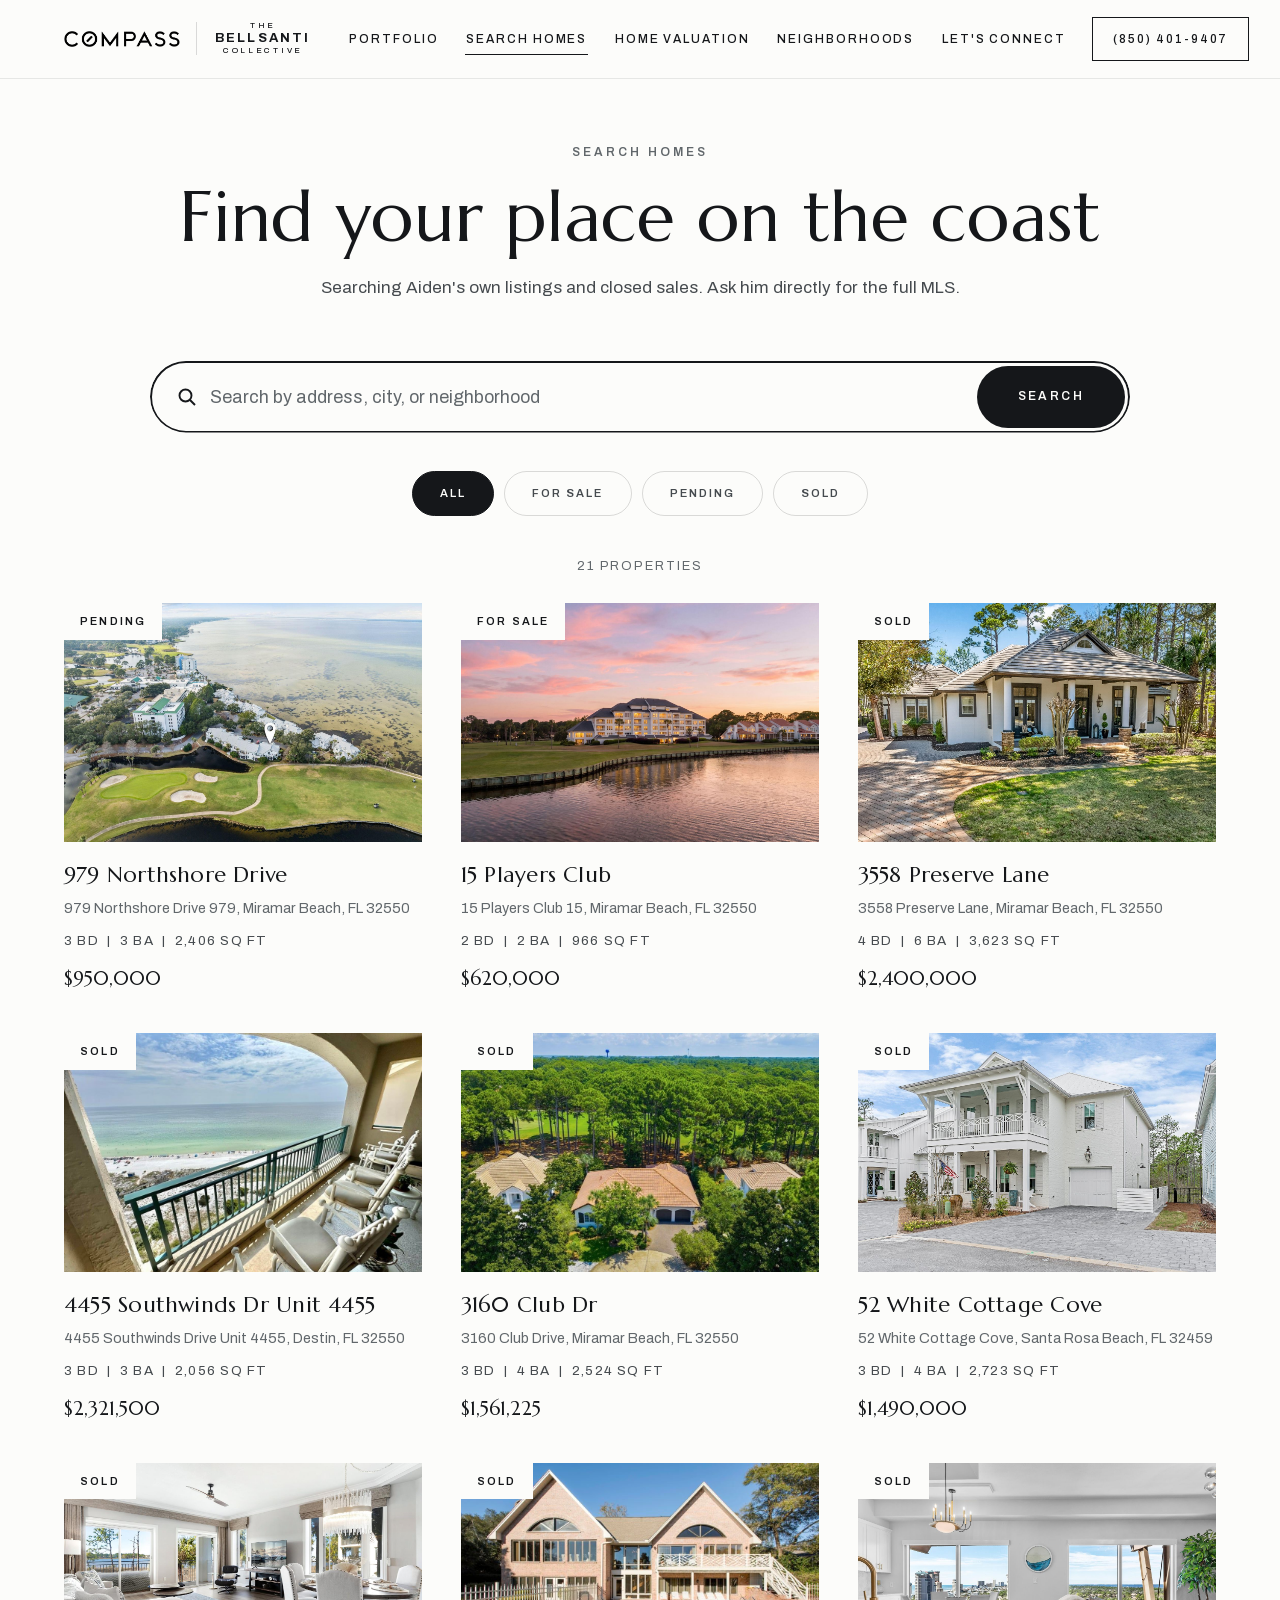
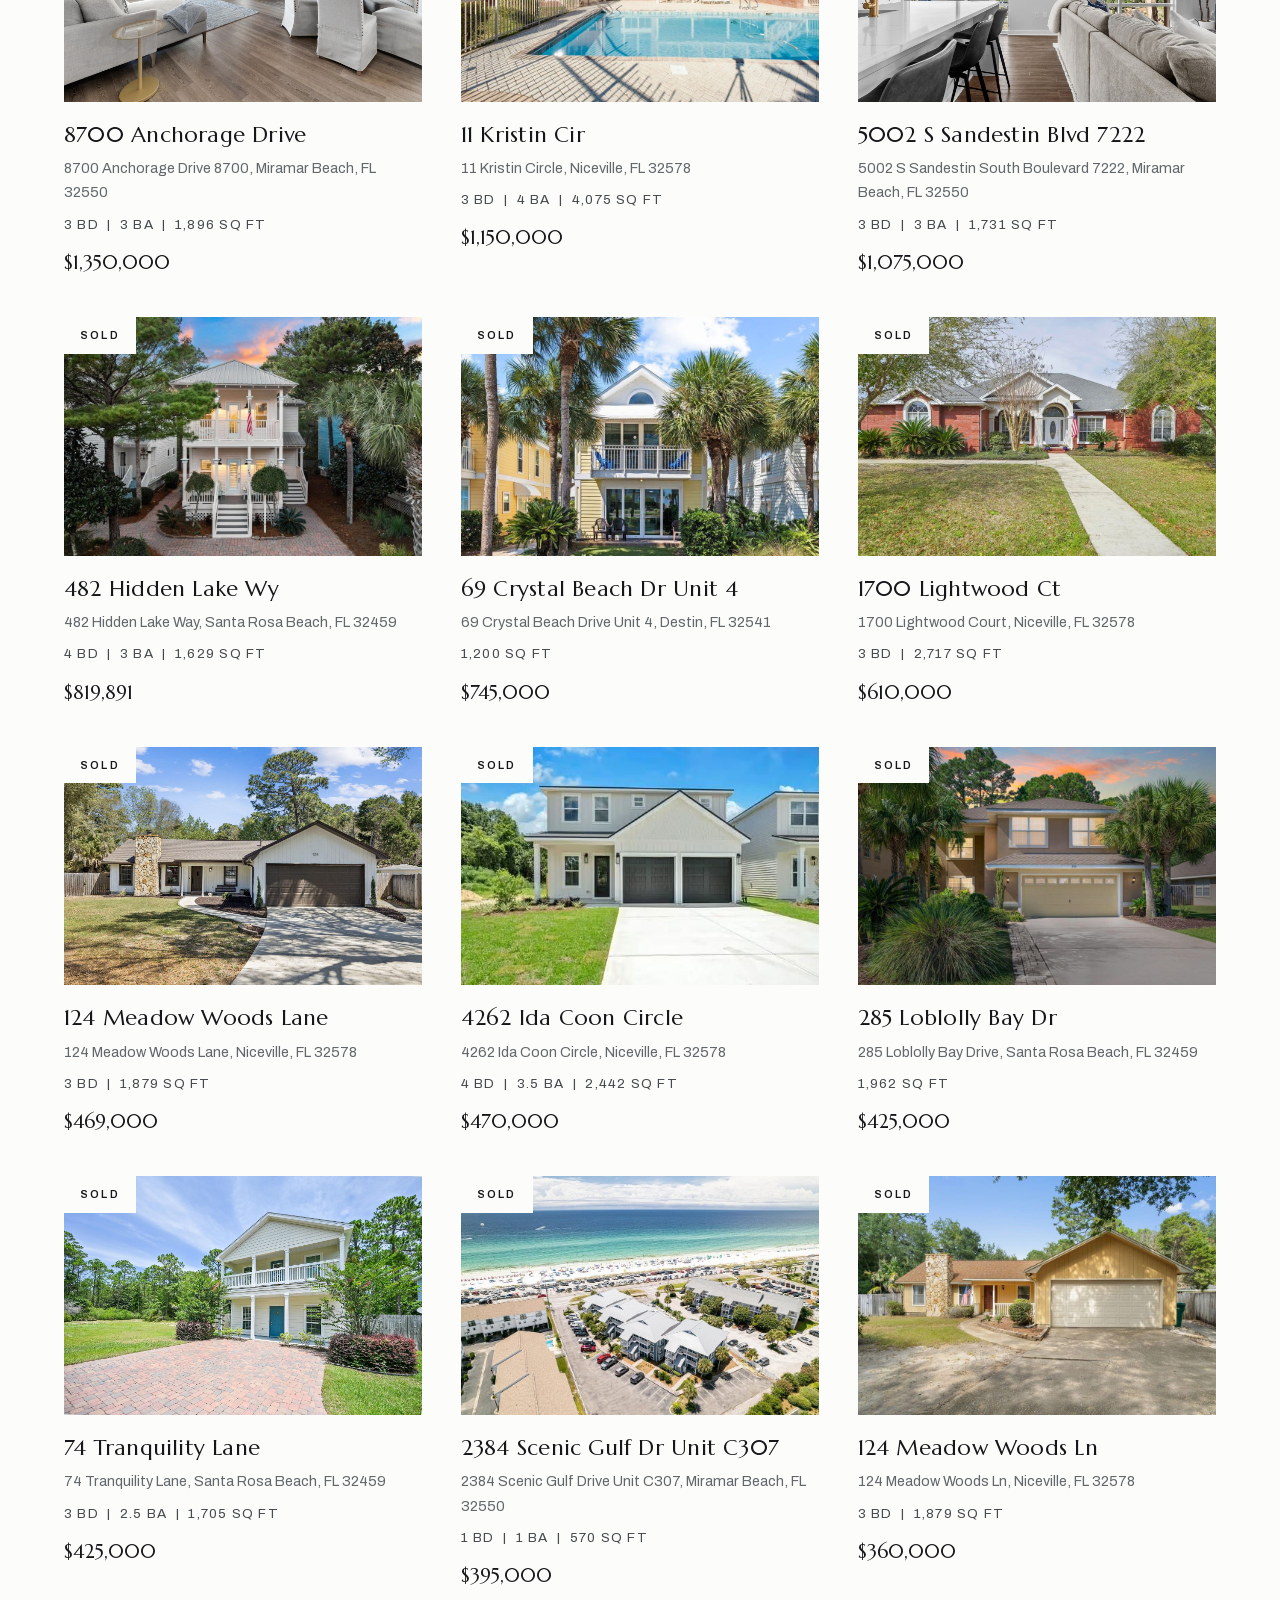
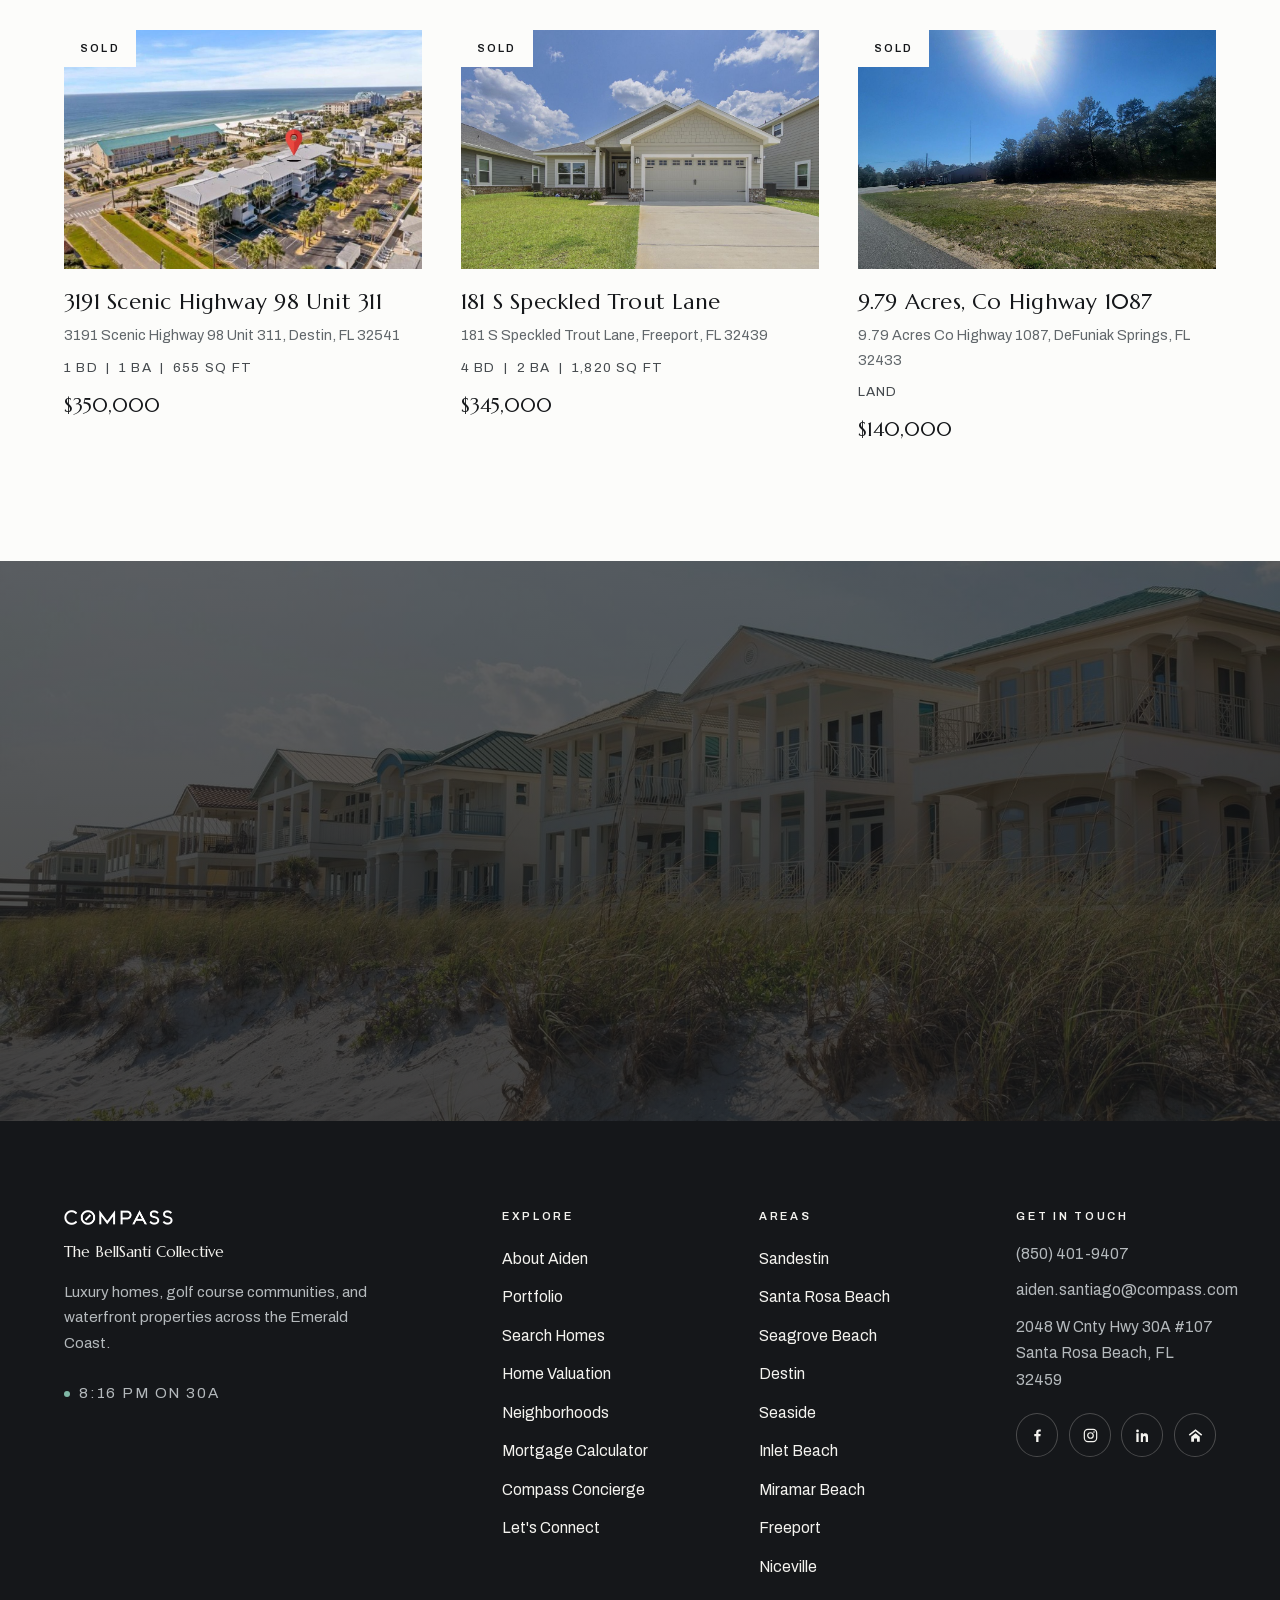
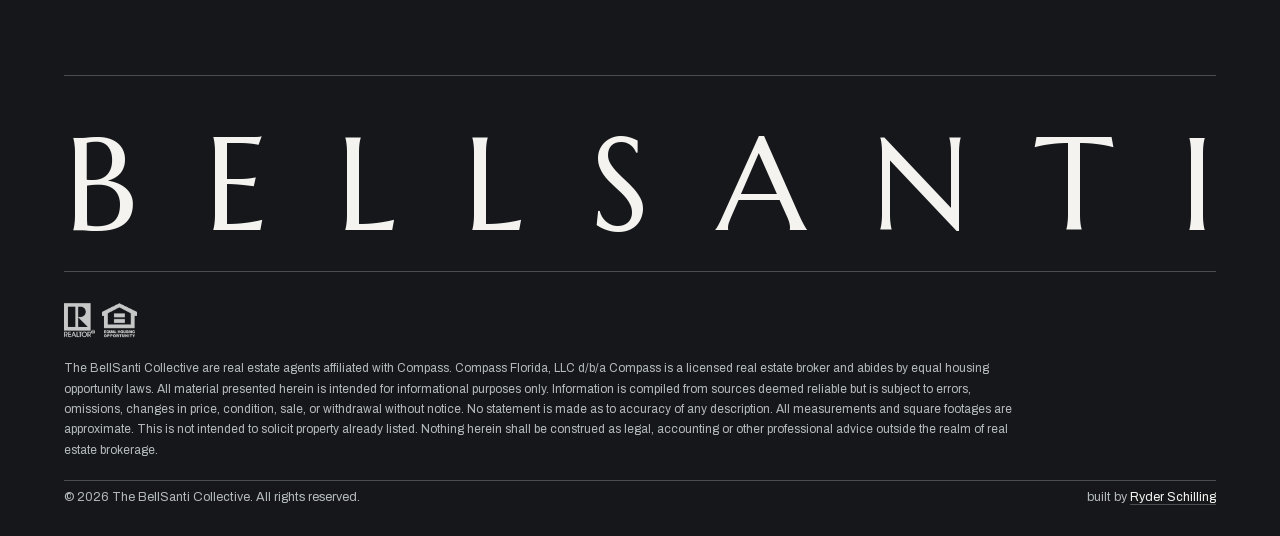
<file: search/index.html>
<!DOCTYPE html>
<html lang="en">
<head>
<meta charset="utf-8">
<meta name="viewport" content="width=device-width, initial-scale=1.0">
<title>Search Homes | The BellSanti Collective | Compass</title>
<meta name="description" content="Search The BellSanti Collective's Emerald Coast listings by address, city, or neighborhood.">
<meta name="robots" content="noindex, nofollow">
<meta name="author" content="The BellSanti Collective">
<meta property="og:type" content="website">
<meta property="og:title" content="Search Homes | The BellSanti Collective | Compass">
<meta property="og:description" content="Search The BellSanti Collective's Emerald Coast listings by address, city, or neighborhood.">
<meta property="og:image" content="https://aiden-santiago.vercel.app/assets/img/og-card.jpg">
<meta property="og:image:width" content="1200">
<meta property="og:image:height" content="630">
<meta property="og:image:alt" content="Compass and The BellSanti Collective over a beachfront dune walkover on 30A">
<meta name="twitter:card" content="summary_large_image">
<meta name="twitter:image" content="https://aiden-santiago.vercel.app/assets/img/og-card.jpg">
<link rel="icon" href="/favicon.svg" type="image/svg+xml">
<link rel="apple-touch-icon" href="/apple-touch-icon.png">
<link rel="preload" href="/assets/fonts/marcellus-latin.woff2" as="font" type="font/woff2" crossorigin>
<link rel="preload" href="/assets/fonts/archivo-var-latin.woff2" as="font" type="font/woff2" crossorigin>
<link rel="stylesheet" href="/assets/css/main.css">
<script>/* hand-off: the previous page left the menu covering the screen, retract it into the burger */
(function(){try{var d=sessionStorage.getItem("as-menu-open");if(!d)return;sessionStorage.removeItem("as-menu-open");
var p=JSON.parse(d),r=document.documentElement;
if(p.x)r.style.setProperty("--mx",p.x);if(p.y)r.style.setProperty("--my",p.y);if(p.r)r.style.setProperty("--mr",p.r);
r.classList.add("menu-retract");}catch(e){}})();</script>
<script type="application/ld+json">{"@context":"https://schema.org","@graph":[{"@type":"RealEstateAgent","@id":"/#agent","name":"Aiden Santiago","telephone":"+18504019407","email":"aiden.santiago@compass.com","address":{"@type":"PostalAddress","streetAddress":"2048 W Cnty Hwy 30A #107","addressLocality":"Santa Rosa Beach","addressRegion":"FL","postalCode":"32459"},"areaServed":["Sandestin","Santa Rosa Beach","Seagrove Beach","Destin","Seaside","Inlet Beach","Miramar Beach","Freeport","Niceville"],"memberOf":{"@type":"Organization","name":"Compass"},"sameAs":["https://www.instagram.com/aiden_santiago"]},{"@type":"WebSite","@id":"/#site","name":"Aiden Santiago, Emerald Coast Real Estate","publisher":{"@id":"/#agent"}},{"@type":"WebPage","@id":"/search/","name":"Search Homes | Aiden Santiago | Compass","description":"Search Aiden Santiago's Emerald Coast listings by address, city, or neighborhood.","isPartOf":{"@id":"/#site"}}]}</script>
</head>
<body class="pg-enter">
<a class="skip-link" href="#main">Skip to content</a>
<header class="header is-scrolled">
<div class="wrap wrap--wide header__in">
<a class="header__brand" href="/" aria-label="The BellSanti Collective, Compass. Home">
<img class="header__logo header__logo--dark" src="/assets/img/compass-wordmark-dark-864.png" alt="Compass" width="864" height="119">
<img class="header__logo header__logo--light" src="/assets/img/compass-wordmark-green-864.png" alt="" width="864" height="119">
<span class="header__agent"><span class="hb__pre">the</span><span class="hb__main">BellSanti</span><span class="hb__sub">collective</span></span>
</a>
<nav class="nav" aria-label="Primary">
<a href="/portfolio/">Portfolio</a>
<a href="/search/" aria-current="page">Search Homes</a>
<a href="/home-valuation/">Home Valuation</a>
<a href="/neighborhoods/">Neighborhoods</a>
<a href="/contact/">Let's Connect</a>
<a class="nav__phone" href="tel:+18504019407">(850) 401-9407</a>
</nav>
<button class="menu-btn" aria-expanded="false" aria-controls="drawer" aria-label="Open menu">
<span></span><span></span><span></span>
</button>
</div>
</header>
<div class="menu" id="drawer" tabindex="-1">
<div class="menu__bg" aria-hidden="true">
<img data-menu-img="home" src="/assets/img/emerald-coast-aerial.jpg" alt="" loading="lazy">
<img data-menu-img="about" src="/assets/img/aiden-seated.jpg" alt="" loading="lazy">
<img data-menu-img="portfolio" src="/assets/img/gulf-front-sunset-row.jpg" alt="" loading="lazy">
<img data-menu-img="search" src="/assets/img/harbor-homes-aerial.jpg" alt="" loading="lazy">
<img data-menu-img="home-valuation" src="/assets/img/estate-sunset-pool.jpg" alt="" loading="lazy">
<img data-menu-img="neighborhoods" src="/assets/img/coastal-lake-aerial.jpg" alt="" loading="lazy">
<img data-menu-img="mortgage-calculator" src="/assets/img/kitchen-modern.jpg" alt="" loading="lazy">
<img data-menu-img="concierge" src="/assets/img/living-room-white.jpg" alt="" loading="lazy">
<img data-menu-img="contact" src="/assets/img/balcony-sunset-beach.jpg" alt="" loading="lazy">
</div>
<div class="menu__inner">
<nav class="menu__nav" aria-label="All pages">
<a href="/" data-img="home">Home</a>
<a href="/about/" data-img="about">About Aiden</a>
<a href="/portfolio/" data-img="portfolio">Portfolio</a>
<a href="/search/" data-img="search">Search Homes</a>
<a href="/home-valuation/" data-img="home-valuation">Home Valuation</a>
<a href="/neighborhoods/" data-img="neighborhoods">Neighborhoods</a>
<a href="/mortgage-calculator/" data-img="mortgage-calculator">Mortgage Calculator</a>
<a href="/concierge/" data-img="concierge">Compass Concierge</a>
<a href="/contact/" data-img="contact">Let's Connect</a>
</nav>
<nav class="menu__foot" aria-label="Social profiles">
<div class="fsoc">
<a href="https://www.facebook.com/p/Aiden-Santiago-Real-Estate-Professional-100083073045133/" rel="noopener" target="_blank" aria-label="The BellSanti Collective on Facebook"><svg viewBox="0 0 24 24" aria-hidden="true" focusable="false"><path d="M13.4 21v-8h2.7l.4-3.1h-3.1V7.9c0-.9.25-1.5 1.55-1.5h1.65V3.63c-.29-.04-1.27-.13-2.42-.13-2.4 0-4.03 1.46-4.03 4.14V9.9H7.44V13h2.7v8z"/></svg></a>
<a href="https://www.instagram.com/aiden_santiago/" rel="noopener" target="_blank" aria-label="Aiden Santiago on Instagram"><svg viewBox="0 0 24 24" aria-hidden="true" focusable="false"><rect x="3.3" y="3.3" width="17.4" height="17.4" rx="5" fill="none" stroke="currentColor" stroke-width="1.7"/><circle cx="12" cy="12" r="3.9" fill="none" stroke="currentColor" stroke-width="1.7"/><circle cx="16.9" cy="7.1" r="1.15"/></svg></a>
<a href="https://www.linkedin.com/in/aiden-santiago-573778230/" rel="noopener" target="_blank" aria-label="The BellSanti Collective on LinkedIn"><svg viewBox="0 0 24 24" aria-hidden="true" focusable="false"><path d="M6.94 5.5a1.94 1.94 0 1 1-3.88 0 1.94 1.94 0 0 1 3.88 0zM3.32 8.9h3.24V21H3.32zM9.62 8.9h3.1v1.65h.05c.44-.83 1.5-1.7 3.1-1.7 3.31 0 3.92 2.17 3.92 5V21h-3.24v-5.44c0-1.3-.02-2.96-1.8-2.96-1.81 0-2.09 1.41-2.09 2.87V21H9.62z"/></svg></a>
<a href="https://www.zillow.com/profile/aiden%20santiago" rel="noopener" target="_blank" aria-label="The BellSanti Collective on Zillow"><svg viewBox="0 0 24 24" aria-hidden="true" focusable="false"><path d="M12 3.3 2.55 10.65l1.32 1.7L12 6.02l8.13 6.33 1.32-1.7z"/><path d="M12 8.85 5.95 13.6V20.7h3.93v-4.35h4.24v4.35h3.93v-7.1z"/></svg></a>
</div>
</nav>
</div>
</div>

<main id="main" tabindex="-1">
<section class="sec" style="padding-top:calc(var(--headerH) + clamp(36px,5vw,64px))">
<div class="wrap">
<div class="sec-head center hsearch-head">
<p class="kicker">Search Homes</p>
<h1 class="h1">Find your place on the coast</h1>
<p class="lede">Searching Aiden's own listings and closed sales. Ask him directly for the full MLS.</p>
</div>
<form class="hsearch" role="search" onsubmit="return false">
<span class="hsearch__field">
<svg viewBox="0 0 20 20" fill="none" stroke="currentColor" stroke-width="1.9" aria-hidden="true"><circle cx="8.5" cy="8.5" r="6"/><path d="M13 13l5 5"/></svg>
<label class="vh" for="q">Search by address, city, or neighborhood</label>
<input id="q" type="search" placeholder="Search by address, city, or neighborhood" autocomplete="off">
</span>
<button type="submit">Search</button>
</form>
<div class="filters filters--center" role="group" aria-label="Filter by status">
<button type="button" data-filter="all" aria-pressed="true">All</button>
<button type="button" data-filter="For Sale" aria-pressed="false">For Sale</button>
<button type="button" data-filter="Pending" aria-pressed="false">Pending</button>
<button type="button" data-filter="Sold" aria-pressed="false">Sold</button>
</div>
<p class="result-count result-count--center" id="rcount" role="status" aria-live="polite"></p>
<div class="pgrid pgrid--3" id="results"></div>
<p class="empty" id="empty" hidden>No results found. Try another search.</p>
</div>
</section>
<section class="cta" aria-labelledby="ww">
<div class="cta__media"><img src="/assets/img/walkover-long.jpg" alt="" loading="lazy"></div>
<div class="wrap cta__body">
<p class="kicker" style="color:var(--on-bed-mut)">Work With Aiden</p>
<h2 id="ww">Let's find home on the coast</h2>
<p class="lede" style="color:var(--on-bed-mut);text-align:center">Buying, selling, or just watching the market. Start the conversation.</p>
<div class="btn-row center">
<a class="btn btn--inv-solid" href="/contact/">Let's connect</a>
<a class="btn btn--inv" href="tel:+18504019407">Call (850) 401-9407</a>
</div>
</div>
</section>

</main>
<script id="listings" type="application/json">[{"name":"979 Northshore Drive","addr":"979 Northshore Drive 979, Miramar Beach, FL 32550","city":"Miramar Beach","status":"Pending","price":950000,"bd":"3","ba":"3","sqft":"2,406","photo":"assets/img/props/prop-4.jpg"},{"name":"15 Players Club","addr":"15 Players Club 15, Miramar Beach, FL 32550","city":"Miramar Beach","status":"For Sale","price":620000,"bd":"2","ba":"2","sqft":"966","photo":"assets/img/props/prop-17.jpg"},{"name":"3558 Preserve Lane","addr":"3558 Preserve Lane, Miramar Beach, FL 32550","city":"Miramar Beach","status":"Sold","price":2400000,"bd":"4","ba":"6","sqft":"3,623","photo":"assets/img/props/prop-11.jpg"},{"name":"4455 Southwinds Dr Unit 4455","addr":"4455 Southwinds Drive Unit 4455, Destin, FL 32550","city":"Destin","status":"Sold","price":2321500,"bd":"3","ba":"3","sqft":"2,056","photo":"assets/img/props/prop-16.jpg"},{"name":"3160 Club Dr","addr":"3160 Club Drive, Miramar Beach, FL 32550","city":"Miramar Beach","status":"Sold","price":1561225,"bd":"3","ba":"4","sqft":"2,524","photo":"assets/img/props/prop-2.jpg"},{"name":"52 White Cottage Cove","addr":"52 White Cottage Cove, Santa Rosa Beach, FL 32459","city":"Santa Rosa Beach","status":"Sold","price":1490000,"bd":"3","ba":"4","sqft":"2,723","photo":"assets/img/props/prop-14.jpg"},{"name":"8700 Anchorage Drive","addr":"8700 Anchorage Drive 8700, Miramar Beach, FL 32550","city":"Miramar Beach","status":"Sold","price":1350000,"bd":"3","ba":"3","sqft":"1,896","photo":"assets/img/props/prop-8.jpg"},{"name":"11 Kristin Cir","addr":"11 Kristin Circle, Niceville, FL 32578","city":"Niceville","status":"Sold","price":1150000,"bd":"3","ba":"4","sqft":"4,075","photo":"assets/img/props/prop-6.jpg"},{"name":"5002 S Sandestin Blvd 7222","addr":"5002 S Sandestin South Boulevard 7222, Miramar Beach, FL 32550","city":"Miramar Beach","status":"Sold","price":1075000,"bd":"3","ba":"3","sqft":"1,731","photo":"assets/img/props/prop-3.jpg"},{"name":"482 Hidden Lake Wy","addr":"482 Hidden Lake Way, Santa Rosa Beach, FL 32459","city":"Santa Rosa Beach","status":"Sold","price":819891,"bd":"4","ba":"3","sqft":"1,629","photo":"assets/img/props/prop-1.jpg"},{"name":"69 Crystal Beach Dr Unit 4","addr":"69 Crystal Beach Drive Unit 4, Destin, FL 32541","city":"Destin","status":"Sold","price":745000,"bd":"","ba":"","sqft":"1,200","photo":"assets/img/props/prop-7.jpg"},{"name":"1700 Lightwood Ct","addr":"1700 Lightwood Court, Niceville, FL 32578","city":"Niceville","status":"Sold","price":610000,"bd":"3","ba":"","sqft":"2,717","photo":"assets/img/props/prop-21.jpg"},{"name":"124 Meadow Woods Lane","addr":"124 Meadow Woods Lane, Niceville, FL 32578","city":"Niceville","status":"Sold","price":469000,"bd":"3","ba":"","sqft":"1,879","photo":"assets/img/props/prop-5.jpg"},{"name":"4262 Ida Coon Circle","addr":"4262 Ida Coon Circle, Niceville, FL 32578","city":"Niceville","status":"Sold","price":470000,"bd":"4","ba":"3.5","sqft":"2,442","photo":"assets/img/props/prop-12.jpg"},{"name":"285 Loblolly Bay Dr","addr":"285 Loblolly Bay Drive, Santa Rosa Beach, FL 32459","city":"Santa Rosa Beach","status":"Sold","price":425000,"bd":"","ba":"","sqft":"1,962","photo":"assets/img/props/prop-9.jpg"},{"name":"74 Tranquility Lane","addr":"74 Tranquility Lane, Santa Rosa Beach, FL 32459","city":"Santa Rosa Beach","status":"Sold","price":425000,"bd":"3","ba":"2.5","sqft":"1,705","photo":"assets/img/props/prop-19.jpg"},{"name":"2384 Scenic Gulf Dr Unit C307","addr":"2384 Scenic Gulf Drive Unit C307, Miramar Beach, FL 32550","city":"Miramar Beach","status":"Sold","price":395000,"bd":"1","ba":"1","sqft":"570","photo":"assets/img/props/prop-13.jpg"},{"name":"124 Meadow Woods Ln","addr":"124 Meadow Woods Ln, Niceville, FL 32578","city":"Niceville","status":"Sold","price":360000,"bd":"3","ba":"","sqft":"1,879","photo":"assets/img/props/prop-20.jpg"},{"name":"3191 Scenic Highway 98 Unit 311","addr":"3191 Scenic Highway 98 Unit 311, Destin, FL 32541","city":"Destin","status":"Sold","price":350000,"bd":"1","ba":"1","sqft":"655","photo":"assets/img/props/prop-18.jpg"},{"name":"181 S Speckled Trout Lane","addr":"181 S Speckled Trout Lane, Freeport, FL 32439","city":"Freeport","status":"Sold","price":345000,"bd":"4","ba":"2","sqft":"1,820","photo":"assets/img/props/prop-15.jpg"},{"name":"9.79 Acres, Co Highway 1087","addr":"9.79 Acres Co Highway 1087, DeFuniak Springs, FL 32433","city":"DeFuniak Springs","status":"Sold","price":140000,"bd":"","ba":"","sqft":"","photo":"assets/img/props/prop-10.jpg"}]</script>
<footer class="footer">
<div class="footer__scene" aria-hidden="true">
<img data-area="Sandestin" src="/assets/img/golf-dusk-water.jpg" alt="" loading="lazy">
<img data-area="Santa Rosa Beach" src="/assets/img/coastal-lake-aerial.jpg" alt="" loading="lazy">
<img data-area="Seagrove Beach" src="/assets/img/turquoise-cottage-dunes.jpg" alt="" loading="lazy">
<img data-area="Destin" src="/assets/img/destin-dusk-aerial.jpg" alt="" loading="lazy">
<img data-area="Seaside" src="/assets/img/seaside-dome-aerial.jpg" alt="" loading="lazy">
<img data-area="Inlet Beach" src="/assets/img/dune-fence-beach.jpg" alt="" loading="lazy">
<img data-area="Miramar Beach" src="/assets/img/miramar-coastline.jpg" alt="" loading="lazy">
<img data-area="Freeport" src="/assets/img/bayou-boat-dock.jpg" alt="" loading="lazy">
<img data-area="Niceville" src="/assets/img/bayou-docks-aerial.jpg" alt="" loading="lazy">
</div>
<div class="wrap wrap--wide">
<div class="footer__top">
<div class="footer__brand">
<img src="/assets/img/compass-wordmark-green-864.png" alt="Compass" width="864" height="119">
<p class="footer__name">The BellSanti Collective</p>
<p>Luxury homes, golf course communities, and waterfront properties across the Emerald Coast.</p>
<p class="coasttime"><span class="dot" aria-hidden="true"></span><span data-coast-time>On the coast</span></p>
</div>
<div>
<h2 id="f-explore">Explore</h2>
<ul aria-labelledby="f-explore">
<li><a class="flink" href="/about/"><span class="n">01</span><span class="t">About Aiden</span></a></li>
<li><a class="flink" href="/portfolio/"><span class="n">02</span><span class="t">Portfolio</span></a></li>
<li><a class="flink" href="/search/"><span class="n">03</span><span class="t">Search Homes</span></a></li>
<li><a class="flink" href="/home-valuation/"><span class="n">04</span><span class="t">Home Valuation</span></a></li>
<li><a class="flink" href="/neighborhoods/"><span class="n">05</span><span class="t">Neighborhoods</span></a></li>
<li><a class="flink" href="/mortgage-calculator/"><span class="n">06</span><span class="t">Mortgage Calculator</span></a></li>
<li><a class="flink" href="/concierge/"><span class="n">07</span><span class="t">Compass Concierge</span></a></li>
<li><a class="flink" href="/contact/"><span class="n">08</span><span class="t">Let's Connect</span></a></li>
</ul>
</div>
<div>
<h2 id="f-areas">Areas</h2>
<ul aria-labelledby="f-areas">
<li><a class="flink" href="/neighborhoods/" data-area="Sandestin"><span class="n">01</span><span class="t">Sandestin</span></a></li>
<li><a class="flink" href="/neighborhoods/" data-area="Santa Rosa Beach"><span class="n">02</span><span class="t">Santa Rosa Beach</span></a></li>
<li><a class="flink" href="/neighborhoods/" data-area="Seagrove Beach"><span class="n">03</span><span class="t">Seagrove Beach</span></a></li>
<li><a class="flink" href="/neighborhoods/" data-area="Destin"><span class="n">04</span><span class="t">Destin</span></a></li>
<li><a class="flink" href="/neighborhoods/" data-area="Seaside"><span class="n">05</span><span class="t">Seaside</span></a></li>
<li><a class="flink" href="/neighborhoods/" data-area="Inlet Beach"><span class="n">06</span><span class="t">Inlet Beach</span></a></li>
<li><a class="flink" href="/neighborhoods/" data-area="Miramar Beach"><span class="n">07</span><span class="t">Miramar Beach</span></a></li>
<li><a class="flink" href="/neighborhoods/" data-area="Freeport"><span class="n">08</span><span class="t">Freeport</span></a></li>
<li><a class="flink" href="/neighborhoods/" data-area="Niceville"><span class="n">09</span><span class="t">Niceville</span></a></li>
</ul>
</div>
<div>
<h2 id="f-touch">Get in Touch</h2>
<address aria-labelledby="f-touch">
<a href="tel:+18504019407">(850) 401-9407</a>
<a href="mailto:aiden.santiago@compass.com">aiden.santiago@compass.com</a>
<span>2048 W Cnty Hwy 30A #107<br>Santa Rosa Beach, FL 32459</span>
</address>
<div class="fsoc">
<a href="https://www.facebook.com/p/Aiden-Santiago-Real-Estate-Professional-100083073045133/" rel="noopener" target="_blank" aria-label="The BellSanti Collective on Facebook"><svg viewBox="0 0 24 24" aria-hidden="true" focusable="false"><path d="M13.4 21v-8h2.7l.4-3.1h-3.1V7.9c0-.9.25-1.5 1.55-1.5h1.65V3.63c-.29-.04-1.27-.13-2.42-.13-2.4 0-4.03 1.46-4.03 4.14V9.9H7.44V13h2.7v8z"/></svg></a>
<a href="https://www.instagram.com/aiden_santiago/" rel="noopener" target="_blank" aria-label="Aiden Santiago on Instagram"><svg viewBox="0 0 24 24" aria-hidden="true" focusable="false"><rect x="3.3" y="3.3" width="17.4" height="17.4" rx="5" fill="none" stroke="currentColor" stroke-width="1.7"/><circle cx="12" cy="12" r="3.9" fill="none" stroke="currentColor" stroke-width="1.7"/><circle cx="16.9" cy="7.1" r="1.15"/></svg></a>
<a href="https://www.linkedin.com/in/aiden-santiago-573778230/" rel="noopener" target="_blank" aria-label="The BellSanti Collective on LinkedIn"><svg viewBox="0 0 24 24" aria-hidden="true" focusable="false"><path d="M6.94 5.5a1.94 1.94 0 1 1-3.88 0 1.94 1.94 0 0 1 3.88 0zM3.32 8.9h3.24V21H3.32zM9.62 8.9h3.1v1.65h.05c.44-.83 1.5-1.7 3.1-1.7 3.31 0 3.92 2.17 3.92 5V21h-3.24v-5.44c0-1.3-.02-2.96-1.8-2.96-1.81 0-2.09 1.41-2.09 2.87V21H9.62z"/></svg></a>
<a href="https://www.zillow.com/profile/aiden%20santiago" rel="noopener" target="_blank" aria-label="The BellSanti Collective on Zillow"><svg viewBox="0 0 24 24" aria-hidden="true" focusable="false"><path d="M12 3.3 2.55 10.65l1.32 1.7L12 6.02l8.13 6.33 1.32-1.7z"/><path d="M12 8.85 5.95 13.6V20.7h3.93v-4.35h4.24v4.35h3.93v-7.1z"/></svg></a>
</div>
</div>
</div>

<div class="footer__mark">
<div class="wordmark-clip"><p class="wordmark" aria-hidden="true"><span>B</span><span>E</span><span>L</span><span>L</span><span>S</span><span>A</span><span>N</span><span>T</span><span>I</span></p></div>
</div>

<div class="footer__legal">
<div class="footer__compliance">
<img src="/assets/img/badges-chalk.png" alt="REALTOR and Equal Housing Opportunity" width="900" height="466">
</div>
<p>The BellSanti Collective are real estate agents affiliated with Compass. Compass Florida, LLC d/b/a Compass is a licensed real estate broker and abides by equal housing opportunity laws. All material presented herein is intended for informational purposes only. Information is compiled from sources deemed reliable but is subject to errors, omissions, changes in price, condition, sale, or withdrawal without notice. No statement is made as to accuracy of any description. All measurements and square footages are approximate. This is not intended to solicit property already listed. Nothing herein shall be construed as legal, accounting or other professional advice outside the realm of real estate brokerage.</p>
<div class="footer__bar">
<span>&copy; <span data-current-year>2026</span> The BellSanti Collective. All rights reserved.</span>
<span>built by <a href="https://ryderschilling.com" rel="noopener">Ryder Schilling</a></span>
</div>
</div>
</div>
</footer>
<script src="/assets/js/main.js" defer></script>
</body>
</html>
</file>
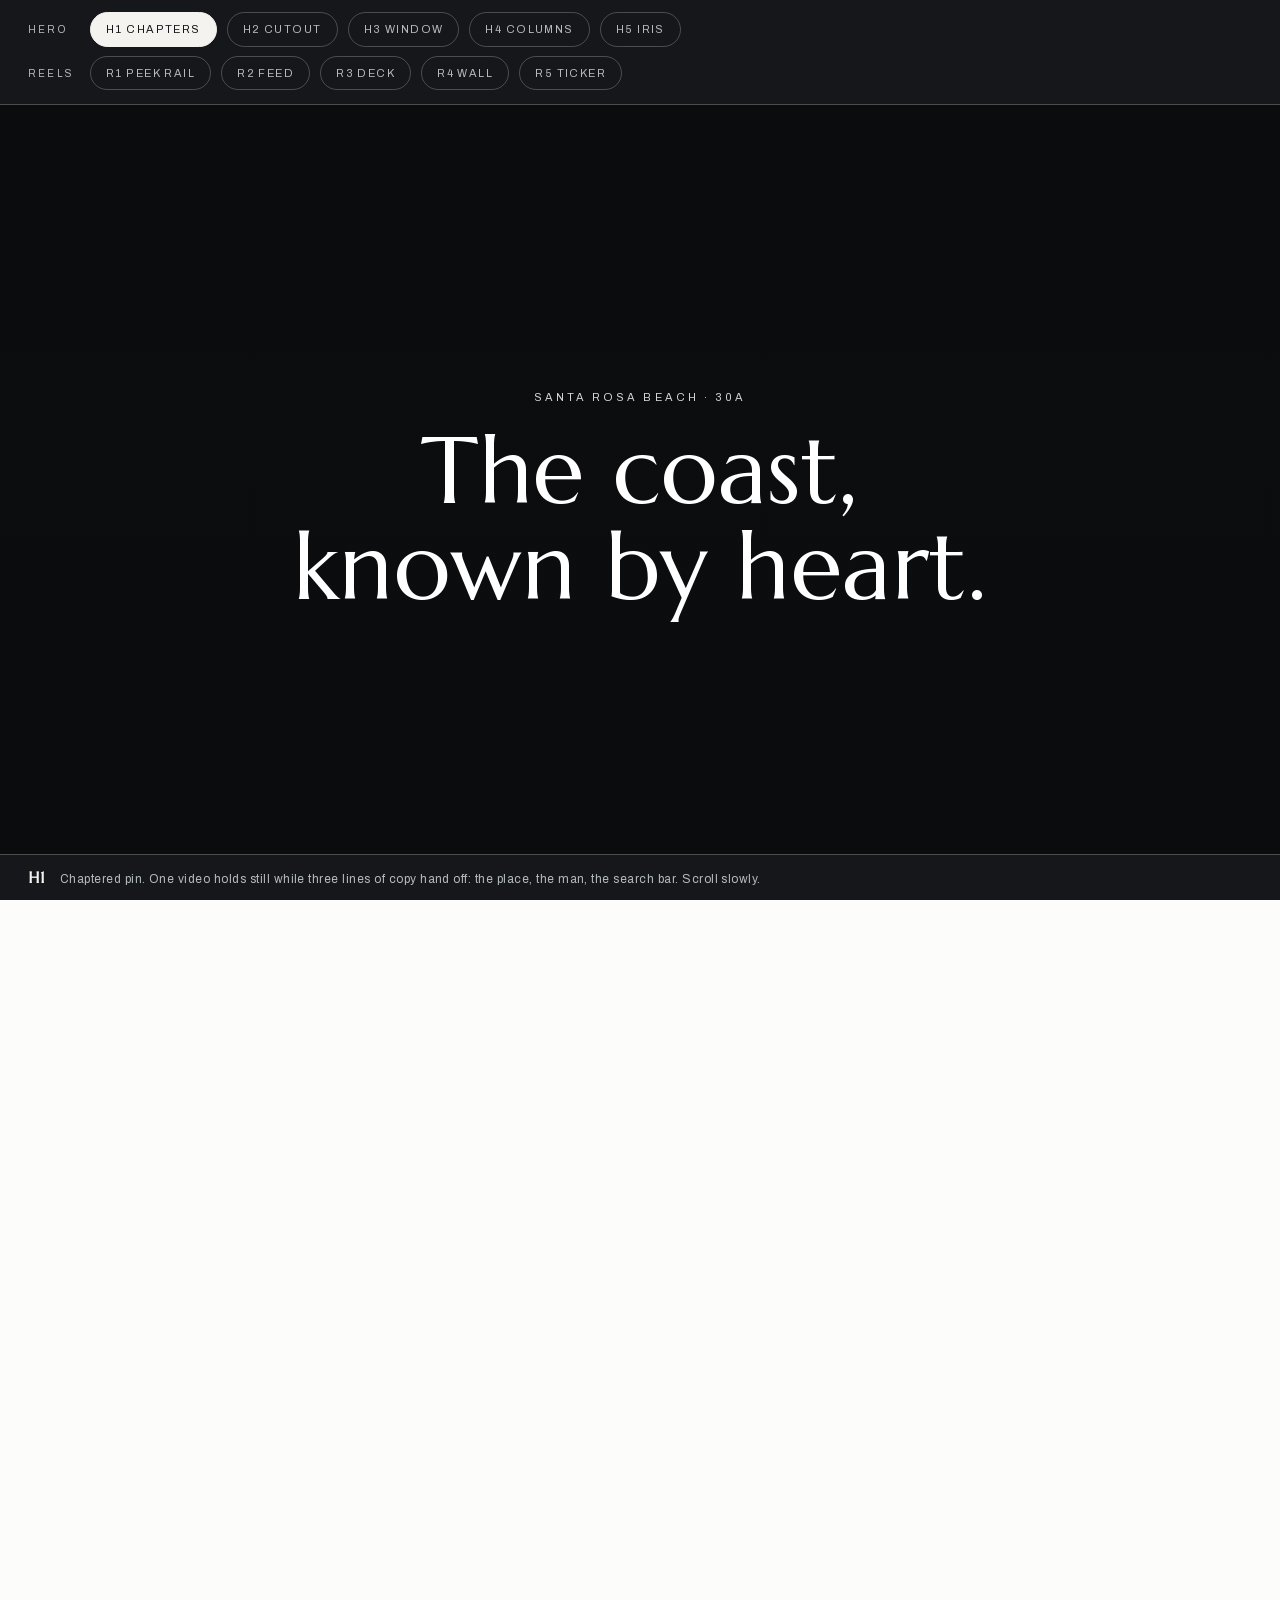
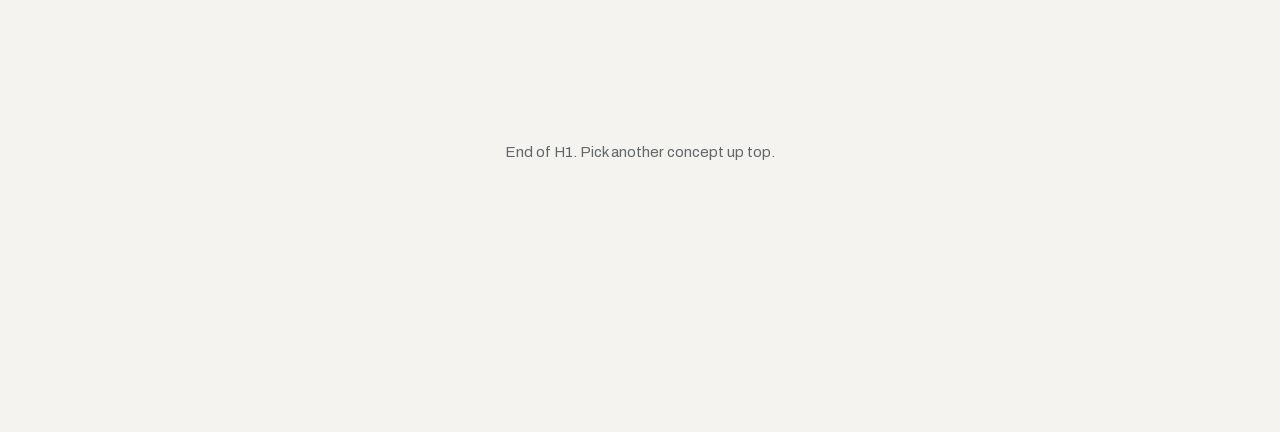
<file: concepts.html>
<!DOCTYPE html>
<html lang="en">
<head>
<meta charset="utf-8">
<meta name="viewport" content="width=device-width,initial-scale=1">
<meta name="robots" content="noindex,nofollow">
<title>Concept Picker | The BellSanti Collective</title>
<link rel="stylesheet" href="/assets/css/main.css">
<style>
:root{--bar:104px}
body{background:var(--paper);overflow-x:clip}
.stage{padding-top:var(--bar)}
/* ---------- picker bar ---------- */
.bar{position:fixed;inset:0 0 auto 0;z-index:200;background:var(--bed);color:var(--on-bed);
  padding:12px clamp(14px,3vw,28px) 14px;border-bottom:1px solid var(--line-inv)}
.bar .row{display:flex;align-items:center;gap:10px;flex-wrap:nowrap;overflow-x:auto;scrollbar-width:none}
.bar .row::-webkit-scrollbar{display:none}
.bar .row+.row{margin-top:9px}
.bar .lbl{font-size:.625rem;letter-spacing:.22em;text-transform:uppercase;color:var(--on-bed-mut);
  flex:0 0 auto;width:52px}
.pill{flex:0 0 auto;border:1px solid var(--line-inv);border-radius:999px;padding:7px 15px;
  font-size:.6875rem;letter-spacing:.13em;text-transform:uppercase;color:var(--on-bed-mut);
  transition:.3s var(--ease);white-space:nowrap}
.pill:hover{color:var(--on-bed);border-color:var(--on-bed)}
.pill[aria-pressed="true"]{background:var(--on-bed);color:var(--bed);border-color:var(--on-bed)}
.note{position:fixed;left:0;right:0;bottom:0;z-index:200;background:var(--bed);color:var(--on-bed-mut);
  font-size:.75rem;letter-spacing:.04em;padding:10px clamp(14px,3vw,28px);border-top:1px solid var(--line-inv);
  display:flex;gap:14px;align-items:baseline}
.note b{font-family:var(--font-display);color:var(--on-bed);font-size:.9375rem;letter-spacing:.06em;flex:0 0 auto}
.demo{display:none}
.demo.on{display:block}
.pad{height:46px}
.tail{min-height:52vh;background:var(--surface);display:grid;place-items:center;padding:0 var(--gutter) 90px}
.tail p{max-width:44ch;text-align:center;color:var(--ink-3);font-size:.9375rem}
/* ---------- shared ---------- */
.sticky{position:sticky;top:var(--bar);height:calc(100svh - var(--bar));overflow:hidden;background:#0c0e10}
.sticky video,.sticky img.bg{position:absolute;inset:0;width:100%;height:100%;object-fit:cover}
.scrim{position:absolute;inset:0;background:
  linear-gradient(180deg,rgba(8,10,12,.62) 0%,rgba(8,10,12,.30) 34%,rgba(8,10,12,.34) 62%,rgba(8,10,12,.70) 100%)}
.mid{position:absolute;inset:0;display:grid;place-items:center;align-content:center;text-align:center;padding:0 var(--gutter);color:#fff}
.mid>div,.chap{align-content:center}
.eyebrow{font-size:.6875rem;letter-spacing:.28em;text-transform:uppercase;color:rgba(255,255,255,.82)}
.big{font-family:var(--font-display);font-size:clamp(2.6rem,7.4vw,6.2rem);line-height:1.02;letter-spacing:.005em}
.sub{margin-top:14px;font-size:clamp(.9rem,1.3vw,1.0625rem);color:rgba(255,255,255,.9);max-width:46ch}
.cta{display:inline-block;margin-top:26px;background:#fff;color:var(--ink);padding:15px 30px;
  font-size:.6875rem;letter-spacing:.18em;text-transform:uppercase;text-decoration:none;transition:.35s var(--ease)}
.cta:hover{transform:translateY(-3px)}
/* ---------- H1 chaptered pin ---------- */
#h1 .tall{height:340vh}
.chap{position:absolute;inset:0;display:grid;place-items:center;align-content:center;text-align:center;padding:0 var(--gutter);
  color:#fff;opacity:0;transform:translateY(26px);transition:opacity .7s var(--ease),transform .7s var(--ease);pointer-events:none}
.chap.on{opacity:1;transform:none;pointer-events:auto}
.searchbar{display:flex;max-width:640px;width:100%;margin:26px auto 0;background:rgba(255,255,255,.96)}
.searchbar input{flex:1;border:0;padding:17px 20px;font:inherit;font-size:.9375rem;color:var(--ink);background:none;outline:none}
.searchbar button{background:var(--ink);color:#fff;padding:0 26px;font-size:.6875rem;letter-spacing:.16em;text-transform:uppercase}
.ticks{position:absolute;left:50%;bottom:34px;transform:translateX(-50%);display:flex;gap:9px;z-index:3}
.ticks i{width:34px;height:2px;background:rgba(255,255,255,.3)}
.ticks i.on{background:#fff}
.statline{display:flex;gap:clamp(26px,5vw,62px);justify-content:center;margin-top:30px}
.statline div span{display:block;font-family:var(--font-display);font-size:clamp(1.7rem,3.4vw,2.9rem)}
.statline div em{font-style:normal;font-size:.625rem;letter-spacing:.2em;text-transform:uppercase;color:rgba(255,255,255,.72)}
/* ---------- H2 type cutout ---------- */
#h2 .tall{height:300vh}
#h2 .knock{position:absolute;inset:0;width:100%;height:100%}
#h2 .after{position:absolute;inset:0;display:grid;place-items:center;text-align:center;color:#fff;opacity:0;transition:opacity .5s}
/* ---------- H3 window expand ---------- */
#h3 .tall{height:320vh}
#h3 .win{position:absolute;inset:0;will-change:clip-path}
#h3 .name{position:absolute;inset:auto 0 0 0;padding:0 var(--gutter) 8vh;text-align:center;color:#fff;z-index:3}
#h3 .name h2{font-size:clamp(2rem,6vw,4.6rem)}
#h3 .side{position:absolute;top:50%;transform:translateY(-50%);color:var(--ink);
  font-size:.6875rem;letter-spacing:.2em;text-transform:uppercase;z-index:2}
#h3 .side.l{left:clamp(16px,3vw,44px)}#h3 .side.r{right:clamp(16px,3vw,44px)}
/* ---------- H4 parallax columns ---------- */
#h4 .tall{height:260vh}
#h4 .cols{position:absolute;inset:-14% 0;display:grid;grid-template-columns:repeat(3,1fr);gap:14px;padding:0 14px}
#h4 .col{display:grid;gap:14px;will-change:transform}
#h4 .col>*{width:100%;height:62vh;object-fit:cover}
#h4 .veil{position:absolute;inset:0;background:rgba(10,12,14,.42)}
@media(max-width:760px){#h4 .cols{grid-template-columns:repeat(2,1fr)}#h4 .col:nth-child(3){display:none}}
/* ---------- H5 poster to play ---------- */
#h5 .tall{height:150vh}
#h5 .vid{clip-path:circle(0% at 50% 52%);transition:clip-path 1.15s var(--ease)}
#h5.playing .vid{clip-path:circle(150% at 50% 52%)}
#h5 .playbtn{position:relative;z-index:4;width:104px;height:104px;border-radius:50%;border:1px solid rgba(255,255,255,.6);
  display:grid;place-items:center;color:#fff;transition:.45s var(--ease);background:rgba(255,255,255,.06);backdrop-filter:blur(2px)}
#h5 .playbtn:hover{background:#fff;color:var(--ink);transform:scale(1.06)}
#h5 .playbtn svg{width:20px;height:24px;margin-left:4px;fill:currentColor}
#h5 .mid>div{display:grid;justify-items:center;gap:26px}
#h5.playing .playbtn{opacity:0;pointer-events:none}
/* ---------- reels shared ---------- */
.reel .pos{position:absolute;inset:0;width:100%;height:100%;object-fit:cover;z-index:0}
.reel video{position:relative;z-index:1;opacity:0;transition:opacity .5s var(--ease)}
.reel video.ready{opacity:1}
.reel .cap{z-index:2}
.sec{padding:clamp(56px,7vw,96px) 0}
.sechead{padding:0 var(--gutter);max-width:var(--maxw);margin:0 auto clamp(26px,3.4vw,44px)}
.sechead .eyebrow{color:var(--ink-3)}
.sechead h2{font-size:clamp(1.9rem,3.7vw,3rem);margin-top:10px}
.reel{position:relative;aspect-ratio:9/16;overflow:hidden;background:#0c0e10;flex:0 0 auto}
.reel video,.reel img{width:100%;height:100%;object-fit:cover}
.reel .cap{position:absolute;inset:auto 0 0 0;padding:16px 16px 18px;color:#fff;
  background:linear-gradient(180deg,transparent,rgba(8,10,12,.52) 42%,rgba(8,10,12,.92));font-size:.8125rem}
.reel .cap b{display:block;font-family:var(--font-display);font-size:1rem;letter-spacing:.02em}
/* R1 peek rail */
#r1 .rail{display:flex;gap:18px;overflow-x:auto;scroll-snap-type:x mandatory;padding:6px var(--gutter) 26px;scrollbar-width:none}
#r1 .rail::-webkit-scrollbar{display:none}
#r1 .reel{width:min(300px,64vw);scroll-snap-align:center;transform:scale(.9);filter:saturate(.5) brightness(.62);
  transition:transform .55s var(--ease),filter .55s var(--ease)}
#r1 .reel.live{transform:scale(1);filter:none}
/* R2 fullscreen feed */
#r2 .grid{display:grid;grid-template-columns:repeat(auto-fill,minmax(228px,1fr));gap:16px;padding:0 var(--gutter);max-width:var(--maxw);margin:0 auto}
.feed{position:fixed;inset:0;z-index:400;background:#08090a;display:none}
.feed.on{display:block}
.feed .track{height:100%;overflow-y:auto;scroll-snap-type:y mandatory;scrollbar-width:none}
.feed .track::-webkit-scrollbar{display:none}
.feed .slide{height:100svh;scroll-snap-align:start;display:grid;place-items:center;position:relative}
.feed .slide video{height:100%;width:auto;max-width:100%;object-fit:contain}
.feed .x{position:absolute;top:18px;right:18px;z-index:5;color:#fff;width:44px;height:44px;border-radius:50%;
  border:1px solid rgba(255,255,255,.4);display:grid;place-items:center;font-size:1.1rem}
.feed .hint{position:absolute;left:50%;bottom:26px;transform:translateX(-50%);color:rgba(255,255,255,.7);
  font-size:.6875rem;letter-spacing:.2em;text-transform:uppercase;z-index:5}
/* R3 deck */
#r3 .deckwrap{display:grid;place-items:center;padding:10px var(--gutter) 40px}
#r3 .deck{position:relative;width:min(320px,72vw);aspect-ratio:9/16;touch-action:pan-y}
#r3 .deck .reel{position:absolute;inset:0;width:100%;transition:transform .5s var(--ease),opacity .5s var(--ease);
  box-shadow:0 24px 60px rgba(0,0,0,.28);cursor:grab}
#r3 .hintline{text-align:center;color:var(--ink-3);font-size:.75rem;letter-spacing:.16em;text-transform:uppercase;margin-top:26px}
/* R4 mosaic */
#r4 .wall{display:grid;grid-template-columns:repeat(4,1fr);gap:12px;padding:0 var(--gutter);max-width:var(--maxw);margin:0 auto}
#r4 .reel{transition:transform .55s var(--ease)}
#r4 .reel:hover{transform:scale(1.035);z-index:2}
#r4 .reel:nth-child(1){grid-row:span 2;aspect-ratio:9/16}
#r4 .reel:nth-child(4){grid-row:span 2}
#r4 .reel:nth-child(2),#r4 .reel:nth-child(3){aspect-ratio:4/5}
@media(max-width:860px){#r4 .wall{grid-template-columns:repeat(2,1fr)}}
/* R5 ticker */
#r5 .tick{overflow:hidden;-webkit-mask-image:linear-gradient(90deg,transparent,#000 6%,#000 94%,transparent);
  mask-image:linear-gradient(90deg,transparent,#000 6%,#000 94%,transparent)}
#r5 .move{display:flex;gap:16px;width:max-content;animation:slide 42s linear infinite}
#r5 .tick:hover .move{animation-play-state:paused}
#r5 .reel{width:236px}
@keyframes slide{to{transform:translateX(-50%)}}
@media(prefers-reduced-motion:reduce){#r5 .move{animation:none}}
</style>
</head>
<body>

<div class="bar">
  <div class="row" id="rowH"><span class="lbl">Hero</span></div>
  <div class="row" id="rowR"><span class="lbl">Reels</span></div>
</div>

<main class="stage" id="stage">

<!-- ============ H1 CHAPTERED PIN ============ -->
<section class="demo" id="h1">
  <div class="tall">
    <div class="sticky">
      <video src="/assets/video/hero.mp4" muted loop playsinline preload="metadata" data-v></video>
      <div class="scrim"></div>
      <div class="mid"><div class="chap" data-c="0">
        <p class="eyebrow">Santa Rosa Beach &middot; 30A</p>
        <h1 class="big" style="margin-top:16px">The coast,<br>known by heart.</h1>
      </div></div>
      <div class="mid"><div class="chap" data-c="1">
        <h2 class="big">The BellSanti Collective</h2>
        <div class="statline">
          <div><span>$16.4M</span><em>Sold volume</em></div>
          <div><span>21</span><em>Transactions</em></div>
          <div><span>9</span><em>Areas covered</em></div>
        </div>
      </div></div>
      <div class="mid"><div class="chap" data-c="2">
        <p class="eyebrow">Start here</p>
        <h2 class="big" style="margin-top:14px;font-size:clamp(2rem,4.6vw,3.4rem)">Find your place on 30A</h2>
        <form class="searchbar" onsubmit="return false"><input placeholder="City, neighborhood or address" aria-label="Search"><button>Search</button></form>
      </div></div>
      <div class="ticks"><i></i><i></i><i></i></div>
    </div>
  </div>
</section>

<!-- ============ H2 TYPE CUTOUT ============ -->
<section class="demo" id="h2">
  <div class="tall">
    <div class="sticky">
      <video src="/assets/video/hero.mp4" muted loop playsinline preload="metadata" data-v></video>
      <svg class="knock" viewBox="0 0 1200 620" preserveAspectRatio="xMidYMid slice" aria-hidden="true">
        <defs><mask id="knockmask">
          <rect width="1200" height="620" fill="#fff"/>
          <g id="knockg" transform="translate(600 310) scale(1)">
            <text x="0" y="34" text-anchor="middle" font-family="Marcellus,Georgia,serif" font-size="250" fill="#000">30A</text>
            <text x="0" y="112" text-anchor="middle" font-family="Archivo,Arial,sans-serif" font-size="26" letter-spacing="14" fill="#000">BELLSANTI</text>
          </g>
        </mask></defs>
        <rect width="1200" height="620" fill="#FCFCFA" mask="url(#knockmask)"/>
      </svg>
      <div class="after" id="h2after"><div>
        <p class="eyebrow">Compass &middot; Emerald Coast</p>
        <h2 class="big" style="margin-top:14px">Every sale starts<br>with the shoreline.</h2>
        <a class="cta" href="#">View the portfolio</a>
      </div></div>
    </div>
  </div>
</section>

<!-- ============ H3 WINDOW EXPAND ============ -->
<section class="demo" id="h3">
  <div class="tall">
    <div class="sticky" style="background:var(--paper)">
      <span class="side l">Est. 2019</span><span class="side r">Santa Rosa Beach, FL</span>
      <div class="win" id="h3win">
        <video src="/assets/video/estate.mp4" muted loop playsinline preload="metadata" data-v></video>
        <div class="scrim"></div>
      </div>
      <div class="name" id="h3name">
        <p class="eyebrow">The BellSanti Collective &middot; Compass</p>
        <h2 class="big" style="margin-top:12px">Coastal properties,<br>handled quietly.</h2>
        <a class="cta" href="#">Let's connect</a>
      </div>
    </div>
  </div>
</section>

<!-- ============ H4 PARALLAX COLUMNS ============ -->
<section class="demo" id="h4">
  <div class="tall">
    <div class="sticky">
      <div class="cols">
        <div class="col" data-sp="-0.16">
          <img src="/assets/img/gulf-front-sunset-row.jpg" alt=""><img src="/assets/img/estate-sunset-pool.jpg" alt=""><img src="/assets/img/beach-walkover-cottage.jpg" alt="">
        </div>
        <div class="col" data-sp="0.10">
          <video src="/assets/video/estate.mp4" muted loop playsinline preload="metadata" data-v></video><img src="/assets/img/glass-mansion-pool.jpg" alt=""><img src="/assets/img/interior-fireplace.jpg" alt="">
        </div>
        <div class="col" data-sp="-0.22">
          <img src="/assets/img/emerald-coast-aerial.jpg" alt=""><img src="/assets/img/balcony-sunset-beach.jpg" alt=""><img src="/assets/img/dune-fence-beach.jpg" alt="">
        </div>
      </div>
      <div class="veil"></div>
      <div class="mid"><div>
        <p class="eyebrow">Portfolio &middot; 30A &amp; Emerald Coast</p>
        <h2 class="big" style="margin-top:14px">The BellSanti Collective</h2>
        <p class="sub" style="margin-inline:auto">Twenty-one closings along the Gulf. Here is what that looks like.</p>
        <a class="cta" href="#">Search homes</a>
      </div></div>
    </div>
  </div>
</section>

<!-- ============ H5 POSTER TO PLAY ============ -->
<section class="demo" id="h5">
  <div class="tall">
    <div class="sticky">
      <img class="bg" src="/assets/img/gulf-front-sunset-row.jpg" alt="">
      <video class="vid" src="/assets/video/hero.mp4" muted loop playsinline preload="metadata" data-v></video>
      <div class="scrim"></div>
      <div class="mid"><div>
        <p class="eyebrow">A film about the coast</p>
        <h2 class="big">The BellSanti Collective</h2>
        <button class="playbtn" id="h5btn" aria-label="Play the film">
          <svg viewBox="0 0 20 24" aria-hidden="true"><path d="M0 0l20 12L0 24z"/></svg>
        </button>
      </div></div>
    </div>
  </div>
</section>

<!-- ============ R1 PEEK RAIL ============ -->
<section class="demo sec" id="r1">
  <div class="sechead"><p class="eyebrow">@aiden_santiago</p><h2>Latest from the coast</h2></div>
  <div class="rail" id="r1rail"></div>
</section>

<!-- ============ R2 FULLSCREEN FEED ============ -->
<section class="demo sec" id="r2">
  <div class="sechead"><p class="eyebrow">@aiden_santiago</p><h2>Tap in</h2></div>
  <div class="grid" id="r2grid"></div>
</section>

<!-- ============ R3 DECK ============ -->
<section class="demo sec" id="r3">
  <div class="sechead"><p class="eyebrow">@aiden_santiago</p><h2>Swipe through the week</h2></div>
  <div class="deckwrap"><div class="deck" id="r3deck"></div></div>
  <p class="hintline">Drag a card away</p>
</section>

<!-- ============ R4 MOSAIC ============ -->
<section class="demo sec" id="r4">
  <div class="sechead"><p class="eyebrow">@aiden_santiago</p><h2>The wall</h2></div>
  <div class="wall" id="r4wall"></div>
</section>

<!-- ============ R5 TICKER ============ -->
<section class="demo sec" id="r5">
  <div class="sechead"><p class="eyebrow">@aiden_santiago</p><h2>Always running</h2></div>
  <div class="tick"><div class="move" id="r5move"></div></div>
</section>

<div class="tail"><p id="tailtxt"></p></div>
</main>

<div class="feed" id="feed" role="dialog" aria-modal="true" aria-label="Reel viewer">
  <button class="x" id="feedx" aria-label="Close">&#215;</button>
  <div class="track" id="feedtrack"></div>
  <p class="hint">Scroll for the next reel</p>
</div>

<div class="note"><b id="noteN">H1</b><span id="noteT"></span></div>

<script>
(function(){
var BAR=104;
var CLIPS=[
 {v:'/assets/video/reels/r1.mp4',p:'/assets/img/gulf-front-sunset-row.jpg',t:'Just listed on 30A',s:'Grayton Beach'},
 {v:'/assets/video/reels/r2.mp4',p:'/assets/img/estate-sunset-pool.jpg',t:'Inside a $2.4M estate',s:'Miramar Beach'},
 {v:'/assets/video/reels/r3.mp4',p:'/assets/img/emerald-coast-aerial.jpg',t:'Why buyers pick Inlet',s:'Inlet Beach'},
 {v:'/assets/video/reels/r4.mp4',p:'/assets/img/glass-mansion-pool.jpg',t:'Sold in nine days',s:'Santa Rosa Beach'},
 {v:'/assets/video/reels/r5.mp4',p:'/assets/img/balcony-sunset-beach.jpg',t:'Sunset from the balcony',s:'Seagrove'},
 {v:'/assets/video/reels/r6.mp4',p:'/assets/img/interior-fireplace.jpg',t:'Staging pays for itself',s:'Concierge'},
 {v:'/assets/video/reels/r7.mp4',p:'/assets/img/beach-walkover-cottage.jpg',t:'The walkover test',s:'Blue Mountain'},
 {v:'/assets/video/reels/r8.mp4',p:'/assets/img/golf-coast-aerial.jpg',t:'Golf, gulf, six minutes',s:'Sandestin'}
];
var META={
 h1:['H1','Chaptered pin. One video holds still while three lines of copy hand off: the place, the man, the search bar. Scroll slowly.'],
 h2:['H2','Type cutout. Footage plays inside the letters, then the type scales up until the video floods the screen.'],
 h3:['H3','Window expand. Opens as a framed portrait of video on paper, widens to full bleed as you scroll.'],
 h4:['H4','Parallax columns. Three tracks of footage moving at different speeds behind his name. Editorial, fashion-house feel.'],
 h5:['H5','Poster to play. Quiet still until you press play, then the video irises open from the button. Most restrained.'],
 r1:['R1','Peek rail. Center card plays, neighbours dim and shrink. Drag or scroll sideways.'],
 r2:['R2','Grid to full-screen feed. Click any tile and it opens a vertical swipe feed, same muscle memory as Instagram.'],
 r3:['R3','Card deck. Physically drag the top reel away to reveal the next. Playful, needs the right clips.'],
 r4:['R4','Mosaic wall. Asymmetric tiles, each plays when it scrolls into view. Reads as a body of work.'],
 r5:['R5','Ticker strip. A slow full-width marquee of vertical clips, pauses on hover. Great as a band between sections.']
};
var ORDER=['h1','h2','h3','h4','h5','r1','r2','r3','r4','r5'];
var NAMES={h1:'Chapters',h2:'Cutout',h3:'Window',h4:'Columns',h5:'Iris',r1:'Peek rail',r2:'Feed',r3:'Deck',r4:'Wall',r5:'Ticker'};
var cur=null;

/* ---- lazy reel engine: attach src only when visible AND in the live concept ---- */
function wake(v){
  if(!v)return;
  if(!v.src&&v.dataset.src){v.src=v.dataset.src;v.addEventListener('loadeddata',function(){v.classList.add('ready')},{once:true});}
  var pr=v.play();if(pr&&pr.catch)pr.catch(function(){});
}
function rest(v){if(v&&!v.paused)try{v.pause()}catch(e){}}
var reio=new IntersectionObserver(function(es){
  es.forEach(function(e){
    var v=e.target.querySelector('video');if(!v)return;
    var live=cur&&document.getElementById(cur).contains(e.target);
    if(e.isIntersecting&&live&&!e.target.classList.contains('hold'))wake(v);else rest(v);
  });
},{threshold:.3});

/* ---- pills ---- */
ORDER.forEach(function(id){
  var b=document.createElement('button');
  b.className='pill';b.type='button';b.dataset.go=id;b.setAttribute('aria-pressed','false');
  b.textContent=id.toUpperCase()+'  '+NAMES[id];
  document.getElementById(id[0]==='h'?'rowH':'rowR').appendChild(b);
  b.addEventListener('click',function(){show(id)});
});

/* ---- reel markup ---- */
function reelEl(c,withCap){
  var d=document.createElement('div');d.className='reel';
  d.innerHTML='<img class="pos" src="'+c.p+'" alt="" loading="lazy">'+
    '<video data-src="'+c.v+'" muted loop playsinline preload="none"></video>'+
    (withCap===false?'':'<div class="cap"><b>'+c.t+'</b>'+c.s+'</div>');
  reio.observe(d);return d;
}
CLIPS.forEach(function(c){document.getElementById('r1rail').appendChild(reelEl(c))});
CLIPS.forEach(function(c,i){
  var d=reelEl(c);d.style.aspectRatio='9/16';d.style.cursor='pointer';
  d.addEventListener('click',function(){openFeed(i)});
  document.getElementById('r2grid').appendChild(d);
});
CLIPS.slice(0,5).forEach(function(c){document.getElementById('r3deck').appendChild(reelEl(c))});
CLIPS.forEach(function(c){document.getElementById('r4wall').appendChild(reelEl(c))});
var mv=document.getElementById('r5move');
CLIPS.concat(CLIPS).forEach(function(c){mv.appendChild(reelEl(c,false))});

/* ---- show / hide ---- */
function show(id){
  cur=id;
  ORDER.forEach(function(x){
    var s=document.getElementById(x);s.classList.toggle('on',x===id);
    document.querySelector('[data-go="'+x+'"]').setAttribute('aria-pressed',x===id?'true':'false');
    if(x!==id)s.querySelectorAll('video').forEach(rest);
  });
  document.getElementById('noteN').textContent=META[id][0];
  document.getElementById('noteT').textContent=META[id][1];
  document.getElementById('tailtxt').textContent='End of '+META[id][0]+'. Pick another concept up top.';
  window.scrollTo(0,0);
  var sec=document.getElementById(id);
  if(id!=='h5')sec.querySelectorAll('[data-v]').forEach(function(v){v.preload='auto';wake(v)});
  if(id==='h5'){sec.classList.remove('playing');}
  if(id==='r3')layDeck();
  requestAnimationFrame(function(){
    sec.querySelectorAll('.reel').forEach(function(r){
      var b=r.getBoundingClientRect();
      if(b.bottom>BAR&&b.top<innerHeight&&b.right>0&&b.left<innerWidth&&!r.classList.contains('hold'))wake(r.querySelector('video'));
    });
    if(id==='r1')centerRail();
  });
  tick();
}

/* ---- scroll driver ---- */
function prog(sec){
  var tall=sec.querySelector('.tall');if(!tall)return 0;
  var r=tall.getBoundingClientRect();
  var travel=tall.offsetHeight-(innerHeight-BAR);
  if(travel<=0)return 0;
  return Math.min(1,Math.max(0,(BAR-r.top)/travel));
}
var raf=null;
function tick(){
  raf=null;if(!cur)return;
  var sec=document.getElementById(cur),p=prog(sec);
  if(cur==='h1'){
    var idx=p<.33?0:(p<.68?1:2);
    sec.querySelectorAll('.chap').forEach(function(c){c.classList.toggle('on',+c.dataset.c===idx)});
    sec.querySelectorAll('.ticks i').forEach(function(t,i){t.classList.toggle('on',i===idx)});
    sec.querySelector('video').style.transform='scale('+(1.06-p*.06).toFixed(4)+')';
  }else if(cur==='h2'){
    var g=document.getElementById('knockg');
    g.setAttribute('transform','translate(600 310) scale('+(1+Math.pow(p,1.8)*11).toFixed(3)+')');
    document.getElementById('h2after').style.opacity=p>.72?String(Math.min(1,(p-.72)/.16)):'0';
  }else if(cur==='h3'){
    var e=Math.min(1,p/.8);
    document.getElementById('h3win').style.clipPath='inset('+(9-9*e).toFixed(2)+'% '+(30-30*e).toFixed(2)+'% round '+(2-2*e).toFixed(1)+'px)';
    var n=document.getElementById('h3name'),k=Math.min(1,Math.max(0,(p-.35)/.3));
    n.style.opacity=String(k);n.style.transform='translateY('+(30-30*k)+'px)';
  }else if(cur==='h4'){
    sec.querySelectorAll('.col').forEach(function(c){
      c.style.transform='translate3d(0,'+(p*innerHeight*parseFloat(c.dataset.sp)).toFixed(1)+'px,0)';
    });
  }
}
addEventListener('scroll',function(){if(!raf)raf=requestAnimationFrame(tick)},{passive:true});
addEventListener('resize',function(){if(!raf)raf=requestAnimationFrame(tick)});

/* ---- H5 ---- */
document.getElementById('h5btn').addEventListener('click',function(){
  var s=document.getElementById('h5');s.classList.add('playing');
  var v=s.querySelector('video');v.preload='auto';wake(v);
});

/* ---- R1 centre detection ---- */
var rail=document.getElementById('r1rail');
function centerRail(){
  var mid=rail.scrollLeft+rail.clientWidth/2,best=null,bd=1e9;
  [].forEach.call(rail.children,function(c){
    var d=Math.abs(c.offsetLeft+c.offsetWidth/2-mid);if(d<bd){bd=d;best=c}
  });
  [].forEach.call(rail.children,function(c){c.classList.toggle('live',c===best)});
}
rail.addEventListener('scroll',function(){clearTimeout(rail._t);rail._t=setTimeout(centerRail,80)},{passive:true});

/* ---- R2 feed ---- */
var feed=document.getElementById('feed'),track=document.getElementById('feedtrack');
CLIPS.forEach(function(c){
  var s=document.createElement('div');s.className='slide';
  s.innerHTML='<video data-src="'+c.v+'" poster="'+c.p+'" muted loop playsinline preload="none"></video>';
  track.appendChild(s);
});
var fio=new IntersectionObserver(function(es){
  es.forEach(function(e){var v=e.target.querySelector('video');
    if(e.isIntersecting&&feed.classList.contains('on'))wake(v);else rest(v)});
},{threshold:.6});
[].forEach.call(track.children,function(s){fio.observe(s)});
function openFeed(i){
  feed.classList.add('on');document.body.style.overflow='hidden';
  track.scrollTop=i*track.clientHeight;
  requestAnimationFrame(function(){wake(track.children[i].querySelector('video'))});
}
function closeFeed(){
  feed.classList.remove('on');document.body.style.overflow='';
  track.querySelectorAll('video').forEach(rest);
}
document.getElementById('feedx').addEventListener('click',closeFeed);
addEventListener('keydown',function(e){if(e.key==='Escape'&&feed.classList.contains('on'))closeFeed()});

/* ---- R3 deck ---- */
var deck=document.getElementById('r3deck'),cards=[].slice.call(deck.children);
function layDeck(){
  cards.forEach(function(c,i){
    c.style.zIndex=String(cards.length-i);
    c.style.transform='translate3d('+(i*10)+'px,'+(i*-8)+'px,0) rotate('+(i*1.4)+'deg) scale('+(1-i*.03)+')';
    c.style.opacity=i>3?'0':'1';
    c.classList.toggle('hold',i!==0);
    if(i===0)wake(c.querySelector('video'));else rest(c.querySelector('video'));
  });
}
var drag=null;
deck.addEventListener('pointerdown',function(e){
  var top=cards[0];if(!top.contains(e.target))return;
  drag={x:e.clientX,el:top};top.setPointerCapture(e.pointerId);top.style.transition='none';
});
deck.addEventListener('pointermove',function(e){
  if(!drag)return;var dx=e.clientX-drag.x;
  drag.el.style.transform='translate3d('+dx+'px,0,0) rotate('+(dx*.05)+'deg)';
});
function endDrag(e){
  if(!drag)return;var dx=e.clientX-drag.x;drag.el.style.transition='';
  if(Math.abs(dx)>90){
    drag.el.style.transform='translate3d('+(dx>0?900:-900)+'px,0,0) rotate('+(dx>0?24:-24)+'deg)';
    cards.push(cards.shift());setTimeout(layDeck,340);
  }else layDeck();
  drag=null;
}
deck.addEventListener('pointerup',endDrag);
deck.addEventListener('pointercancel',endDrag);

show('h1');
})();
</script>
</body>
</html>
</file>
<file: assets/css/main.css>
/* ============================================================
   Aiden Santiago | Compass, mockup by Ryder Schilling
   Structure follows his current site. Rebuilt from scratch.
   ============================================================ */

@font-face{
  font-family:'Marcellus';
  font-style:normal;font-weight:400;font-display:swap;
  src:url('/assets/fonts/marcellus-latin.woff2') format('woff2');
  unicode-range:U+0000-00FF,U+0131,U+0152-0153,U+02BB-02BC,U+02C6,U+02DA,U+02DC,U+2000-206F,U+2074,U+20AC,U+2122,U+2191,U+2193,U+2212,U+2215,U+FEFF,U+FFFD;
}
@font-face{
  font-family:'Marcellus';
  font-style:normal;font-weight:400;font-display:swap;
  src:url('/assets/fonts/marcellus-latin-ext.woff2') format('woff2');
  unicode-range:U+0100-02BA,U+02BD-02C5,U+02C7-02CC,U+02CE-02D7,U+02DD-02FF,U+0304,U+0308,U+0329,U+1D00-1DBF,U+1E00-1E9F,U+1EF2-1EFF,U+2020,U+20A0-20AB,U+20AD-20C0,U+2113,U+2C60-2C7F,U+A720-A7FF;
}
@font-face{
  font-family:'Archivo';
  font-style:normal;font-weight:100 900;font-display:swap;
  src:url('/assets/fonts/archivo-var-latin.woff2') format('woff2');
}

/* ---------- Tokens ---------- */
:root{
  --paper:#FCFCFA;
  --surface:#F4F3EF;
  --surface-2:#EAE8E2;
  --ink:#15171A;
  --ink-2:#454A4E;
  --ink-3:#61676B;
  --bed:#15171A;
  --on-bed:#F4F3EF;
  --on-bed-mut:#B4B9BC;
  --line:rgba(21,23,26,.15);
  --line-2:rgba(21,23,26,.09);
  --line-inv:rgba(244,243,239,.24);

  --font-display:'Marcellus','Georgia',serif;
  --font-sans:'Archivo','Helvetica Neue',Arial,sans-serif;
  --ease:cubic-bezier(.22,1,.36,1);
  --ease-glide:cubic-bezier(.42,.04,.18,1);
  --gutter:clamp(20px,5vw,64px);
  --sec:clamp(72px,9vw,124px);
  --headerH:78px;
  --maxw:1400px;
}

/* ---------- Base ---------- */
*,*::before,*::after{box-sizing:border-box;margin:0;padding:0}
html{scroll-behavior:smooth;scroll-padding-top:calc(var(--headerH) + 12px);-webkit-text-size-adjust:100%}
body{
  font-family:var(--font-sans);font-weight:400;font-size:1rem;line-height:1.7;
  color:var(--ink);background:var(--paper);overflow-x:clip;
}
img,video{max-width:100%;display:block}
a{color:inherit}
button{font:inherit;color:inherit;background:none;border:0;cursor:pointer}
ul[role="list"]{list-style:none}
h1,h2,h3,h4{font-family:var(--font-display);font-weight:400;line-height:1.12;letter-spacing:.01em}
:focus-visible{outline:2px solid var(--ink);outline-offset:3px}
.on-dark :focus-visible,.footer :focus-visible,.header--hero :focus-visible{outline-color:var(--on-bed)}

.skip-link{
  position:absolute;left:16px;top:-64px;z-index:300;
  background:var(--ink);color:var(--on-bed);padding:12px 20px;
  font-size:.8125rem;letter-spacing:.14em;text-transform:uppercase;text-decoration:none;
  transition:top .2s var(--ease);
}
.skip-link:focus{top:12px}
.vh{position:absolute !important;width:1px;height:1px;padding:0;margin:-1px;overflow:hidden;clip:rect(0 0 0 0);clip-path:inset(50%);white-space:nowrap;border:0}
.wrap{padding-inline:var(--gutter);max-width:var(--maxw);margin-inline:auto;width:100%}
.wrap--wide{max-width:1660px}

/* ---------- Shared type ---------- */
.kicker{
  font-family:var(--font-sans);font-size:.75rem;font-weight:600;
  letter-spacing:.26em;text-transform:uppercase;color:var(--ink-3);
}
.on-dark .kicker{color:var(--on-bed-mut)}
.h1{font-size:clamp(2.5rem,5.6vw,4.4rem)}
.h2{font-size:clamp(2rem,3.8vw,3.15rem)}
.h3{font-size:clamp(1.35rem,2vw,1.75rem)}
.sec{padding-block:var(--sec)}
.sec--tight{padding-block:clamp(56px,6vw,86px)}
.band{background:var(--surface)}
.dark{background:var(--bed);color:var(--on-bed)}
.dark h1,.dark h2,.dark h3{color:var(--on-bed)}
.center{text-align:center}
.center .lede{margin-inline:auto}
.lede{font-size:1.0625rem;line-height:1.75;color:var(--ink-2);max-width:62ch}
.on-dark .lede{color:var(--on-bed-mut)}
.sec-head{display:flex;flex-direction:column;gap:16px;margin-bottom:clamp(34px,4.5vw,58px)}
.sec-head.center{align-items:center}

/* ---------- Buttons ---------- */
.btn{
  display:inline-flex;align-items:center;justify-content:center;
  min-height:52px;padding:15px 38px;border-radius:0;
  font-size:.75rem;font-weight:600;letter-spacing:.22em;text-transform:uppercase;
  text-decoration:none;border:1px solid var(--ink);color:var(--ink);background:transparent;
  transition:background .3s var(--ease),color .3s var(--ease),border-color .3s var(--ease);
}
.btn:hover{background:var(--ink);color:var(--paper)}
.btn--solid{background:var(--ink);color:var(--paper)}
.btn--solid:hover{background:transparent;color:var(--ink)}
.btn--inv{border-color:var(--on-bed);color:var(--on-bed)}
.btn--inv:hover{background:var(--on-bed);color:var(--ink)}
.btn--inv-solid{background:var(--on-bed);color:var(--ink);border-color:var(--on-bed)}
.btn--inv-solid:hover{background:transparent;color:var(--on-bed)}
.btn-row{display:flex;flex-wrap:wrap;gap:0}
.btn-row .btn + .btn{margin-left:-1px}
.btn-row.center{justify-content:center}

.tlink{
  display:inline-flex;align-items:center;gap:10px;min-height:26px;
  font-size:.75rem;font-weight:600;letter-spacing:.22em;text-transform:uppercase;
  text-decoration:none;padding-bottom:5px;position:relative;color:var(--ink);
}
.tlink::after{content:"";position:absolute;left:0;right:0;bottom:0;height:1px;background:currentColor;transform-origin:left;transition:transform .4s var(--ease)}
.tlink:hover::after{transform:scaleX(.3)}
.on-dark .tlink{color:var(--on-bed)}

/* ---------- Header ---------- */
.header{
  position:fixed;inset:0 0 auto 0;z-index:100;height:var(--headerH);
  display:flex;align-items:center;
  transition:background .35s var(--ease),box-shadow .35s var(--ease);
}
.header__in{display:flex;align-items:center;gap:clamp(16px,3vw,48px)}
.header__brand{display:flex;align-items:center;gap:16px;text-decoration:none;flex-shrink:0}
.header__logo{height:16px;width:auto}
.header__logo--light{display:none}
.header__agent{
  display:flex;flex-direction:column;align-items:center;gap:2px;
  font-weight:600;text-transform:uppercase;
  white-space:nowrap;border-left:1px solid var(--line);padding-left:16px;color:var(--ink);
}
.hb__pre,.hb__sub{font-size:.5rem;font-weight:500;letter-spacing:.34em;text-indent:.34em;line-height:1}
.hb__main{font-size:.8125rem;font-weight:700;letter-spacing:.16em;text-indent:.16em;line-height:1}
.nav{display:flex;align-items:center;gap:clamp(14px,2vw,32px);margin-left:auto}
.nav a{
  font-size:.75rem;font-weight:500;letter-spacing:.16em;text-transform:uppercase;
  text-decoration:none;color:var(--ink);padding:9px 1px;position:relative;white-space:nowrap;
}
.nav a::after{content:"";position:absolute;left:0;right:0;bottom:3px;height:1px;background:currentColor;transform:scaleX(0);transform-origin:left;transition:transform .3s var(--ease)}
.nav a:hover::after,.nav a[aria-current="page"]::after{transform:scaleX(1)}
.nav__phone{border:1px solid currentColor;padding:11px 20px !important}
.nav__phone::after{display:none}
.nav__phone:hover{background:var(--ink);color:var(--paper)}

.menu-btn{
  display:flex;flex-direction:column;justify-content:center;gap:5px;
  width:44px;height:44px;padding:11px;flex-shrink:0;margin-left:8px;
}
.menu-btn span{display:block;height:1.5px;background:var(--ink);transition:transform .3s var(--ease),opacity .3s var(--ease)}
.menu-btn[aria-expanded="true"] span:nth-child(1){transform:translateY(6.5px) rotate(45deg)}
.menu-btn[aria-expanded="true"] span:nth-child(2){opacity:0}
.menu-btn[aria-expanded="true"] span:nth-child(3){transform:translateY(-6.5px) rotate(-45deg)}

.header.is-scrolled{background:var(--paper);box-shadow:0 1px 0 var(--line-2)}
/* readable chrome over a bright video top */
.header--hero::before{
  content:"";position:absolute;inset:0 0 auto 0;height:170px;pointer-events:none;z-index:-1;
  background:linear-gradient(180deg,rgba(21,23,26,.52),rgba(21,23,26,0));
  transition:opacity .35s var(--ease);
}
.header--hero.is-scrolled::before{opacity:0}
/* hero-overlay state: white chrome over the video */
.header--hero:not(.is-scrolled) .header__logo--dark{display:none}
.header--hero:not(.is-scrolled) .header__logo--light{display:block}
.header--hero:not(.is-scrolled) .header__agent,
.header--hero:not(.is-scrolled) .nav a{color:var(--on-bed)}
.header--hero:not(.is-scrolled) .header__agent{border-left-color:var(--line-inv)}
.header--hero:not(.is-scrolled) .nav__phone:hover{background:var(--on-bed);color:var(--ink)}
.header--hero:not(.is-scrolled) .menu-btn span{background:var(--on-bed)}

/* ---------- Full-screen menu ---------- */
.menu{
  position:fixed;inset:0;z-index:200;overflow-y:auto;overscroll-behavior:contain;
  background:var(--bed);color:var(--on-bed);
  clip-path:circle(0px at var(--mx,100%) var(--my,39px));
  visibility:hidden;
  transition:clip-path .7s cubic-bezier(.76,0,.24,1),visibility 0s .7s;
}
.menu:focus{outline:none}
.menu :focus-visible{outline-color:var(--on-bed)}
.menu:not(.is-open){pointer-events:none}
.menu.is-open{
  clip-path:circle(var(--mr,160vmax) at var(--mx,100%) var(--my,39px));
  visibility:visible;
  transition:clip-path .85s cubic-bezier(.76,0,.24,1),visibility 0s 0s;
}

/* full-bleed hover imagery */
.menu__bg{position:absolute;inset:0;z-index:0;pointer-events:none;overflow:hidden}
.menu__bg img[data-menu-img="about"]{object-position:50% 20%}
.menu__bg img{
  position:absolute;inset:0;width:100%;height:100%;object-fit:cover;
  opacity:0;transform:scale(1.08);
  transition:opacity 1s var(--ease),transform 1.8s var(--ease);
}
.menu__bg img.on{opacity:1;transform:scale(1)}
.menu__bg::after{
  content:"";position:absolute;inset:0;
  background:
    radial-gradient(95% 72% at 50% 50%, rgba(21,23,26,.90) 0%, rgba(21,23,26,.80) 55%, rgba(21,23,26,.66) 100%),
    linear-gradient(180deg, rgba(21,23,26,.30), rgba(21,23,26,.10) 40%, rgba(21,23,26,.34));
}

.menu__inner{
  position:relative;z-index:2;min-height:100%;
  display:flex;flex-direction:column;
  justify-content:center;justify-content:safe center;
  gap:clamp(18px,3.2vh,40px);
  padding:calc(var(--headerH) + clamp(14px,3vh,42px)) var(--gutter) clamp(20px,3.5vh,44px);
}
.menu__nav{display:flex;flex-direction:column;align-items:center;text-align:center}
.menu__nav a{
  position:relative;text-decoration:none;color:var(--on-bed);
  font-family:var(--font-display);line-height:1.04;
  font-size:clamp(1.35rem,min(4.6vw,5.2vh),3.3rem);
  padding:clamp(2px,.55vh,9px) 8px;
  opacity:0;transform:translateY(38px);
  transition:opacity .7s var(--ease),transform .7s var(--ease),color .35s var(--ease);
}
.menu.is-open .menu__nav a{opacity:1;transform:none}
.menu.is-open .menu__nav a:nth-child(1){transition-delay:.20s}
.menu.is-open .menu__nav a:nth-child(2){transition-delay:.26s}
.menu.is-open .menu__nav a:nth-child(3){transition-delay:.32s}
.menu.is-open .menu__nav a:nth-child(4){transition-delay:.38s}
.menu.is-open .menu__nav a:nth-child(5){transition-delay:.44s}
.menu.is-open .menu__nav a:nth-child(6){transition-delay:.50s}
.menu.is-open .menu__nav a:nth-child(7){transition-delay:.56s}
.menu.is-open .menu__nav a:nth-child(8){transition-delay:.62s}
.menu.is-open .menu__nav a:nth-child(9){transition-delay:.68s}

/* the line that draws across */
.menu__nav a::after{
  content:"";position:absolute;left:8px;right:8px;bottom:max(2px,.55vh);height:1px;
  background:currentColor;transform:scaleX(0);transform-origin:left;
  transition:transform .55s var(--ease);
}
/* letters, lifted in sequence (per-letter delay set in JS) */
.menu__t{display:inline-block}
.menu__t .ltr{display:inline-block;transition:transform .4s var(--ease)}

@media (hover:hover) and (pointer:fine){
  .menu__nav:hover a{color:var(--on-bed-mut)}
  .menu__nav a:hover{color:var(--on-bed)}
  .menu__nav a:hover::after{transform:scaleX(1)}
  .menu__nav a:hover .ltr{transform:translateY(-.13em)}
}
.menu__nav a:focus-visible::after{transform:scaleX(1)}
.menu__nav a:focus-visible .ltr{transform:translateY(-.13em)}

.menu__foot{display:flex;justify-content:center;opacity:0;transform:translateY(24px);transition:opacity .6s var(--ease),transform .6s var(--ease)}
.menu.is-open .menu__foot{opacity:1;transform:none;transition-delay:.76s}
.menu__foot .fsoc{margin-top:0}

/* clicked a link: only the dark sheet stays, it hands off to the next page */
.menu.is-leaving .menu__inner{opacity:0;transition:opacity .22s var(--ease)}
.menu.is-leaving .menu__bg img{opacity:0;transition:opacity .22s var(--ease)}

/* the next page paints already covered, then the circle retracts into the burger */
html.menu-retract{overflow:hidden}
html.menu-retract .menu{
  clip-path:circle(var(--mr,160vmax) at var(--mx,100%) var(--my,39px));
  visibility:visible;transition:none;pointer-events:none;
}
html.menu-retract .menu__inner,html.menu-retract .menu__bg img{opacity:0}

/* header chrome while the menu is open */
.header.is-menu,html.menu-retract .header{background:transparent;box-shadow:none;z-index:220}
html.menu-retract .menu-btn span:nth-child(1){transform:translateY(6.5px) rotate(45deg)}
html.menu-retract .menu-btn span:nth-child(2){opacity:0}
html.menu-retract .menu-btn span:nth-child(3){transform:translateY(-6.5px) rotate(-45deg)}
.header.is-menu::before,html.menu-retract .header::before{opacity:0}
.header.is-menu .header__logo--dark,html.menu-retract .header__logo--dark{display:none}
.header.is-menu .header__logo--light,html.menu-retract .header__logo--light{display:block}
.header.is-menu .header__agent,html.menu-retract .header__agent{color:var(--on-bed);border-left-color:var(--line-inv)}
.header.is-menu .menu-btn span,html.menu-retract .menu-btn span{background:var(--on-bed)}
.header.is-menu .nav a:not(.nav__phone),html.menu-retract .nav a:not(.nav__phone){opacity:0;pointer-events:none}
.header.is-menu .nav a{transition:opacity .3s var(--ease),color .3s var(--ease)}
.header.is-menu .nav__phone,html.menu-retract .nav__phone{color:var(--on-bed);border-color:var(--line-inv)}
.header.is-menu .nav__phone:hover{background:var(--on-bed);color:var(--ink)}

/* ---------- Hero ---------- */
.hero{position:relative;min-height:100svh;display:grid;place-items:center;text-align:center;color:var(--on-bed)}
.hero__media{position:absolute;inset:0;overflow:hidden}
.hero__media video,.hero__media img{width:100%;height:100%;object-fit:cover}
.hero__media::after{
  content:"";position:absolute;inset:0;
  background:
    radial-gradient(120% 62% at 50% 46%, rgba(21,23,26,.46) 0%, rgba(21,23,26,.12) 72%, rgba(21,23,26,0) 100%),
    linear-gradient(180deg, rgba(21,23,26,.42) 0%, rgba(21,23,26,.20) 40%, rgba(21,23,26,.40) 100%),
    rgba(21,23,26,.16);
}
.hero__body{position:relative;z-index:2;display:flex;flex-direction:column;align-items:center;gap:clamp(40px,8vh,96px);padding-block:calc(var(--headerH) + 20px) 40px}
.hero h1{
  font-size:clamp(2.6rem,7.4vw,6.4rem);line-height:1.02;letter-spacing:.035em;
  color:var(--on-bed);
}
.mark{display:flex;flex-direction:column;align-items:center;text-align:center;font-family:var(--font-sans)}
.mark__pre{
  font-size:clamp(.7rem,1.05vw,.85rem);font-weight:500;
  letter-spacing:.42em;text-transform:uppercase;text-indent:.42em;
  line-height:1;margin-bottom:clamp(10px,1.6vh,18px);
}
.mark__main{
  display:block;font-family:var(--font-sans);font-weight:700;
  font-size:clamp(1.9rem,5.6vw,4.6rem);letter-spacing:.09em;text-indent:.09em;
  text-transform:uppercase;line-height:1;
}
.mark__sub{
  font-size:clamp(.72rem,1.15vw,.95rem);font-weight:500;
  letter-spacing:.46em;text-transform:uppercase;text-indent:.46em;
  line-height:1;margin-top:clamp(12px,1.9vh,20px);
}
.hero__tag{font-size:clamp(.75rem,1.1vw,.9rem);font-weight:600;letter-spacing:.32em;text-transform:uppercase;color:var(--on-bed)}
.hero__vidbtn{
  position:absolute;right:var(--gutter);bottom:26px;z-index:3;
  display:inline-flex;align-items:center;gap:9px;
  background:rgba(21,23,26,.6);color:var(--on-bed);padding:11px 16px;
  font-size:.6875rem;font-weight:600;letter-spacing:.2em;text-transform:uppercase;
}
.hero__vidbtn svg{width:11px;height:12px}

/* Search bar */
.search{display:flex;width:min(760px,100%);margin-top:8px}
.search__field{position:relative;flex:1;display:flex;align-items:center;background:var(--paper)}
.search__field svg{position:absolute;left:18px;width:17px;height:17px;color:var(--ink-3);pointer-events:none}
.search input{
  font:inherit;font-size:.975rem;width:100%;border:0;background:transparent;color:var(--ink);
  padding:19px 18px 19px 46px;min-height:58px;
}
.search input::placeholder{color:var(--ink-3)}
.search input:focus-visible{outline:2px solid var(--ink);outline-offset:-2px}
.search button{
  background:var(--ink);color:var(--paper);border:0;padding:0 34px;min-height:58px;
  font-size:.75rem;font-weight:600;letter-spacing:.22em;text-transform:uppercase;
  transition:opacity .25s var(--ease);
}
.search button:hover{opacity:.86}

/* ---------- Three-way intent band ---------- */
.trio{display:grid;grid-template-columns:repeat(3,1fr);border-top:1px solid var(--line-2)}
.trio a{
  display:flex;flex-direction:column;align-items:center;justify-content:center;gap:12px;
  padding:clamp(38px,5vw,62px) 20px;text-decoration:none;
  border-bottom:1px solid var(--line-2);border-right:1px solid var(--line-2);
  transition:background .3s var(--ease);
}
.trio a:last-child{border-right:0}
.trio a:hover{background:var(--surface)}
.trio__t{font-family:var(--font-display);font-size:clamp(1.5rem,2.4vw,2.1rem)}
.trio__s{font-size:.7rem;font-weight:600;letter-spacing:.22em;text-transform:uppercase;color:var(--ink-3)}

/* ---------- Meet Aiden ---------- */
.about-split{display:grid;grid-template-columns:minmax(0,5fr) minmax(0,6fr);gap:clamp(30px,5vw,80px);align-items:center}
.about-split__media{aspect-ratio:4/5;overflow:hidden}
.about-split__media img{width:100%;height:100%;object-fit:cover;object-position:50% 22%}
.about-split__body{display:flex;flex-direction:column;gap:20px;align-items:flex-start}
.about-split__body p{color:var(--ink-2)}

/* ---------- Property cards ---------- */
.pgrid{display:grid;gap:clamp(24px,3vw,44px)}
.pgrid--2{grid-template-columns:repeat(2,1fr)}
.pgrid--3{grid-template-columns:repeat(3,1fr)}
.pcard{display:flex;flex-direction:column;text-decoration:none;color:inherit}
.pcard__media{position:relative;overflow:hidden;aspect-ratio:3/2;background:var(--surface-2)}
.pcard__media img{width:100%;height:100%;object-fit:cover;transition:transform .7s var(--ease)}
.pcard:hover .pcard__media img{transform:scale(1.04)}
.pcard__status{
  position:absolute;top:0;left:0;z-index:2;background:var(--paper);color:var(--ink);
  padding:9px 16px;font-size:.6875rem;font-weight:600;letter-spacing:.2em;text-transform:uppercase;
}
.pcard__body{padding-top:20px;display:flex;flex-direction:column;gap:8px}
.pcard__name{font-family:var(--font-display);font-size:clamp(1.25rem,1.7vw,1.55rem);line-height:1.2}
.pcard__addr{font-size:.9rem;color:var(--ink-3)}
.pcard__specs{font-size:.85rem;letter-spacing:.09em;color:var(--ink-2);text-transform:uppercase}
.pcard__price{font-family:var(--font-display);font-size:1.2rem;margin-top:2px}
.pcard__cta{margin-top:10px;font-size:.6875rem;font-weight:600;letter-spacing:.2em;text-transform:uppercase;color:var(--ink-3)}
.pcard:hover .pcard__cta{color:var(--ink)}

/* ---------- Valuation band ---------- */
.valband{position:relative;overflow:clip;color:var(--on-bed)}
.valband__media{position:absolute;inset:0}
.valband__media img{width:100%;height:100%;object-fit:cover}
.valband__media::after{content:"";position:absolute;inset:0;background:linear-gradient(180deg,rgba(21,23,26,.74),rgba(21,23,26,.84)),rgba(21,23,26,.12)}
.valband__body{position:relative;z-index:2;display:flex;flex-direction:column;align-items:center;gap:24px;text-align:center;padding-block:clamp(76px,10vw,132px)}
.valband h2{color:var(--on-bed)}
.vbullets{display:flex;flex-wrap:wrap;justify-content:center;gap:12px 34px;list-style:none;padding:0}
.vbullets li{display:flex;align-items:center;gap:10px;font-size:.8rem;font-weight:600;letter-spacing:.16em;text-transform:uppercase;color:var(--on-bed-mut)}
.vbullets li::before{content:"";width:5px;height:5px;background:var(--on-bed-mut)}

/* ---------- Neighborhood cards ---------- */
.nbgrid{display:grid;grid-template-columns:repeat(3,1fr);gap:clamp(18px,2.4vw,32px)}
.nbcard{position:relative;display:block;aspect-ratio:4/5;overflow:hidden;text-decoration:none;color:var(--on-bed)}
.nbcard img{width:100%;height:100%;object-fit:cover;transition:transform .8s var(--ease)}
.nbcard:hover img{transform:scale(1.05)}
.nbcard::after{content:"";position:absolute;inset:0;background:linear-gradient(180deg,rgba(21,23,26,.06) 40%,rgba(21,23,26,.72) 100%)}
.nbcard__body{position:absolute;left:0;right:0;bottom:0;z-index:2;padding:24px;display:flex;flex-direction:column;gap:8px;align-items:flex-start}
.nbcard__n{font-family:var(--font-display);font-size:clamp(1.4rem,2vw,1.9rem)}
.nbcard__m{font-size:.6875rem;font-weight:600;letter-spacing:.2em;text-transform:uppercase;color:var(--on-bed-mut)}

/* ---------- Neighborhood rail (scroll-driven horizontal) ---------- */
.nbcard__i{position:absolute;top:20px;left:24px;z-index:2;font-size:.6875rem;font-weight:600;letter-spacing:.2em;color:var(--on-bed)}
.nbcard::before{content:"";position:absolute;inset:0;z-index:1;background:linear-gradient(180deg,rgba(21,23,26,.78),rgba(21,23,26,.58) 18%,rgba(21,23,26,0) 46%)}
.nbgrid .nbcard::before,.area-grid .nbcard::before{display:none}

.nbrun{position:relative}
.nbrun__track{position:relative}
.nbrun__stage{padding-block:var(--sec)}
.nbrun__head .sec-head{margin-bottom:clamp(30px,4vw,50px)}
.nbrail{
  display:flex;gap:clamp(16px,2vw,28px);
  padding-inline:var(--gutter);
  overflow-x:auto;overscroll-behavior-x:contain;-webkit-overflow-scrolling:touch;
  scroll-snap-type:x mandatory;scrollbar-width:none;
}
.nbrail::-webkit-scrollbar{display:none}
.nbrail > *{flex:0 0 clamp(240px,74vw,340px);scroll-snap-align:center}
.nbrail .nbcard__m{max-width:22ch;line-height:1.5}

.nbrail__end{
  position:relative;display:flex;flex-direction:column;justify-content:flex-end;gap:12px;
  aspect-ratio:4/5;padding:24px;background:var(--bed);color:var(--on-bed);text-decoration:none;overflow:hidden;
}
.nbrail__end-k{font-size:.6875rem;font-weight:600;letter-spacing:.2em;text-transform:uppercase;color:var(--on-bed-mut)}
.nbrail__end-t{font-family:var(--font-display);font-size:clamp(1.4rem,2vw,1.9rem);line-height:1.15}
.nbrail__end-a{font-size:1.4rem;line-height:1;transition:transform .6s var(--ease)}
.nbrail__end:hover .nbrail__end-a,.nbrail__end:focus-visible .nbrail__end-a{transform:translateX(12px)}

.nbrun__foot{display:flex;align-items:center;justify-content:center;gap:20px;margin-top:clamp(26px,3.2vw,44px)}
.nbrun__hint{font-size:.6875rem;font-weight:600;letter-spacing:.2em;text-transform:uppercase;color:var(--ink-3)}
.nbrun__prog{display:none;position:relative;height:1px;width:min(340px,34vw);background:var(--line)}
.nbrun__prog > span{position:absolute;left:0;top:-1px;display:block;height:3px;width:0;background:var(--ink)}
.nbrun__hint--scroll{display:none}
.nbrun__all{margin-left:4px}

/* pinned mode, added by JS on pointer:fine desktops */
.nbrun.is-pinned .nbrun__stage{
  position:sticky;top:0;height:100svh;padding-block:0;overflow:clip;
  display:flex;flex-direction:column;justify-content:center;
}
.nbrun.is-pinned .nbrun__head .sec-head{margin-bottom:clamp(24px,3vw,40px)}
.nbrun.is-pinned .nbrail{
  overflow:visible;scroll-snap-type:none;padding-block:6px;
  will-change:transform;
}
.nbrun.is-pinned .nbrail > *{flex:0 0 auto;width:clamp(260px,25vw,380px);height:clamp(300px,52vh,560px);aspect-ratio:auto}
.nbrun.is-pinned .nbrun__prog{display:block}
.nbrun.is-pinned .nbrun__hint--swipe{display:none}
.nbrun.is-pinned .nbrun__hint--scroll{display:inline}
.nbrun.is-pinned .nbrun__all{display:none}

@media (max-width:940px){
  .nbrun__stage{padding-block:clamp(56px,8vw,90px)}
  .nbrun__foot{flex-direction:column;gap:16px}
}

/* ---------- Newsletter ---------- */
.news{display:flex;flex-direction:column;align-items:center;gap:22px;text-align:center}
.news form{display:flex;width:min(640px,100%);flex-wrap:wrap;gap:0}
.news .f-in{flex:1;min-width:220px;display:flex;flex-direction:column;gap:6px;text-align:left}
.news label{font-size:.7rem;font-weight:600;letter-spacing:.18em;text-transform:uppercase;color:var(--ink-3)}
.news input{font:inherit;border:1px solid var(--ink);background:var(--paper);padding:15px 16px;min-height:54px;border-radius:0;color:var(--ink)}
.news button{min-height:54px;align-self:flex-end}
.news .btn-row{justify-content:center;width:100%;margin-top:clamp(20px,2.4vw,30px)}

/* ---------- CTA band ---------- */
.cta{position:relative;overflow:clip;color:var(--on-bed);text-align:center}
.cta__media{position:absolute;inset:0}
.cta__media img{width:100%;height:100%;object-fit:cover}
.cta__media::after{content:"";position:absolute;inset:0;background:linear-gradient(180deg,rgba(21,23,26,.62),rgba(21,23,26,.78)),rgba(21,23,26,.1)}
.cta__body{position:relative;z-index:2;display:flex;flex-direction:column;align-items:center;gap:26px;padding-block:clamp(90px,12vw,160px)}
.cta h2{color:var(--on-bed);font-size:clamp(2.2rem,5vw,4rem)}

/* ---------- Instagram strip ---------- */
.igstrip{display:grid;grid-template-columns:repeat(6,1fr);gap:2px}
.igstrip a{display:block;aspect-ratio:1;overflow:hidden;position:relative}
.igstrip img{width:100%;height:100%;object-fit:cover;transition:transform .7s var(--ease),filter .5s var(--ease)}
.igstrip a:hover img{transform:scale(1.06)}

/* ---------- Page hero (interior) ---------- */
.phero{position:relative;min-height:56svh;display:flex;align-items:flex-end;color:var(--on-bed)}
.phero--short{min-height:44svh}
.phero__media{position:absolute;inset:0;overflow:hidden}
.phero__media img{width:100%;height:100%;object-fit:cover}
.phero__media::after{content:"";position:absolute;inset:0;background:linear-gradient(180deg,rgba(21,23,26,.36) 0%,rgba(21,23,26,.60) 100%)}
.phero__body{position:relative;z-index:2;width:100%;padding-block:clamp(36px,6vh,72px);display:flex;flex-direction:column;gap:14px}
.phero h1{color:var(--on-bed)}
.phero__sub{color:var(--on-bed-mut);max-width:58ch}

/* ---------- Forms ---------- */
.form{display:flex;flex-direction:column;gap:20px}
.f-row{display:grid;grid-template-columns:1fr 1fr;gap:20px}
.f-field{display:flex;flex-direction:column;gap:7px}
.f-field label{font-size:.7rem;font-weight:600;letter-spacing:.18em;text-transform:uppercase;color:var(--ink-3)}
.f-field input,.f-field select,.f-field textarea{
  font:inherit;color:var(--ink);background:var(--paper);
  border:1px solid var(--line);border-radius:0;padding:14px 15px;min-height:52px;
}
.f-field textarea{min-height:132px;resize:vertical}
.f-field input:focus-visible,.f-field select:focus-visible,.f-field textarea:focus-visible{outline:2px solid var(--ink);outline-offset:-2px;border-color:var(--ink)}
.f-note{font-size:.85rem;color:var(--ink-3)}
.form__ok{background:var(--surface-2);color:var(--ink);padding:15px 18px;font-size:.95rem}

/* ---------- Contact split ---------- */
.contact-split{display:grid;grid-template-columns:minmax(0,4fr) minmax(0,6fr);gap:clamp(32px,6vw,90px);align-items:start}
.contact-info{display:flex;flex-direction:column;gap:22px}
.contact-info dl{display:flex;flex-direction:column;gap:16px}
.contact-info dt{font-size:.7rem;font-weight:600;letter-spacing:.2em;text-transform:uppercase;color:var(--ink-3);margin-bottom:3px}
.contact-info dd{font-size:1.02rem}
.contact-info a{text-decoration:none;border-bottom:1px solid var(--line)}
.contact-info a:hover{border-bottom-color:var(--ink)}

/* ---------- Search results ---------- */
.searchbar{display:flex;gap:0;width:min(760px,100%);margin-bottom:14px}
.searchbar .search__field{border:1px solid var(--line)}
.filters{display:flex;flex-wrap:wrap;gap:0;margin-bottom:30px}
.filters button{
  border:1px solid var(--line);padding:11px 22px;min-height:44px;
  font-size:.7rem;font-weight:600;letter-spacing:.18em;text-transform:uppercase;color:var(--ink-2);
  transition:background .25s var(--ease),color .25s var(--ease);
}
.filters button + button{margin-left:-1px}
.filters button[aria-pressed="true"]{background:var(--ink);color:var(--paper);border-color:var(--ink)}
.result-count{font-size:.8rem;letter-spacing:.16em;text-transform:uppercase;color:var(--ink-3);margin-bottom:26px}
.empty{padding:64px 0;text-align:center;color:var(--ink-3)}

/* ---------- Mortgage calculator ---------- */
.calc{display:grid;grid-template-columns:minmax(0,1fr) minmax(0,1fr);gap:clamp(32px,5vw,72px);align-items:start}
.calc__out{background:var(--surface);padding:clamp(26px,3.4vw,44px);display:flex;flex-direction:column;gap:22px}
.calc__total{display:flex;flex-direction:column;gap:6px}
.calc__total .n{font-family:var(--font-display);font-size:clamp(2.4rem,4.4vw,3.4rem);line-height:1}
.calc__break{display:flex;flex-direction:column;gap:0;list-style:none;padding:0}
.calc__break li{display:flex;justify-content:space-between;gap:16px;padding:13px 0;border-top:1px solid var(--line-2);font-size:.95rem}
.calc__break li span:first-child{color:var(--ink-2)}
.calc__bar{display:flex;height:7px;overflow:hidden;background:var(--surface-2)}
.calc__bar i{display:block;height:100%}
.calc__bar i:nth-child(1){background:var(--ink)}
.calc__bar i:nth-child(2){background:#5B6165}
.calc__bar i:nth-child(3){background:#8D9295}
.calc__bar i:nth-child(4){background:#B9BDBF}
.legend{display:flex;flex-wrap:wrap;gap:8px 20px;font-size:.78rem;color:var(--ink-2)}
.legend span{display:flex;align-items:center;gap:7px}
.legend i{width:9px;height:9px;display:block}

/* ---------- Concierge ---------- */
.pillars{display:grid;grid-template-columns:repeat(4,1fr);gap:clamp(20px,2.6vw,38px)}
.pillar{display:flex;flex-direction:column;gap:10px}
.pillar h3{font-size:1.3rem}
.pillar p{font-size:.95rem;color:var(--ink-2)}
.statrow{display:grid;grid-template-columns:repeat(3,1fr);gap:clamp(24px,4vw,56px)}
.statrow .s{display:flex;flex-direction:column;gap:10px;text-align:center;align-items:center}
.statrow .n{font-family:var(--font-display);font-size:clamp(2.6rem,5vw,4rem);line-height:1;color:var(--on-bed)}
.statrow p{font-size:.92rem;color:var(--on-bed-mut);max-width:30ch}
.svc-list{columns:3;column-gap:clamp(24px,4vw,56px);list-style:none;padding:0}
.svc-list li{break-inside:avoid;padding:9px 0;border-bottom:1px solid var(--line-2);font-size:.95rem}
.steps{counter-reset:s;display:flex;flex-direction:column;gap:0;list-style:none;padding:0}
.steps li{
  counter-increment:s;display:grid;grid-template-columns:auto 1fr;gap:clamp(18px,3vw,40px);
  padding:clamp(22px,3vw,34px) 0;border-top:1px solid var(--line-2);align-items:start;
}
.steps li:last-child{border-bottom:1px solid var(--line-2)}
.steps li::before{content:"0" counter(s);font-family:var(--font-display);font-size:1.5rem;color:var(--ink-3)}
.steps p{color:var(--ink-2)}
.fineprint{font-size:.75rem;line-height:1.7;color:var(--ink-3)}

/* ---------- Areas list (neighborhoods index) ---------- */
.area-grid{display:grid;grid-template-columns:repeat(3,1fr);gap:clamp(18px,2.4vw,32px)}

/* ---------- Reveals ---------- */
[data-rv]{opacity:0;transform:translateY(24px);transition:opacity .8s var(--ease),transform .8s var(--ease)}
[data-rv].in{opacity:1;transform:none}

/* ---------- Footer ---------- */
.footer{
  position:relative;background:var(--bed);color:var(--on-bed-mut);
  overflow:clip;isolation:isolate;
}
/* signature: the area list paints the coast behind the whole footer */
.footer__scene{position:absolute;inset:0;z-index:-2;pointer-events:none}
.footer__scene img{
  position:absolute;inset:0;width:100%;height:100%;object-fit:cover;
  opacity:0;transform:scale(1.06);
  transition:opacity .85s var(--ease),transform 1.4s var(--ease);
}
.footer__scene img.on{opacity:.30;transform:scale(1)}
.footer__scene::after{
  content:"";position:absolute;inset:0;
  background:linear-gradient(180deg,rgba(21,23,26,.88) 0%,rgba(21,23,26,.80) 45%,rgba(21,23,26,.92) 100%);
}
.footer a{color:var(--on-bed)}

.footer__top{
  display:grid;grid-template-columns:minmax(0,4fr) repeat(3,minmax(0,2.1fr));
  gap:clamp(30px,4.5vw,60px);padding-block:clamp(56px,7vw,96px);
}
.footer__brand{display:flex;flex-direction:column;gap:18px;align-items:flex-start}
.footer__brand img{height:15px;width:auto}
.footer__name{font-family:var(--font-display);font-size:1.7rem;color:var(--on-bed);line-height:1.2}
.footer__brand p{font-size:.95rem;max-width:34ch}
.footer h2{
  font-family:var(--font-sans);font-size:.7rem;font-weight:600;letter-spacing:.24em;
  text-transform:uppercase;color:var(--on-bed);margin-bottom:18px;
}
.footer ul{display:flex;flex-direction:column;gap:2px;list-style:none;padding:0}

/* link rows: index number slides in, label steps right */
.flink{
  display:inline-flex;align-items:baseline;gap:0;position:relative;
  text-decoration:none;font-size:.975rem;padding:5px 0;min-height:26px;
  color:var(--on-bed-mut);transition:color .3s var(--ease);
}
.flink .n{
  font-size:.65rem;letter-spacing:.14em;color:var(--on-bed-mut);
  width:0;opacity:0;overflow:hidden;white-space:nowrap;
  transition:width .38s var(--ease),opacity .3s var(--ease);
}
.flink .t{display:inline-block;transition:transform .38s var(--ease)}
.flink:hover,.flink:focus-visible{color:var(--on-bed)}
.flink:hover .n,.flink:focus-visible .n{width:2.1em;opacity:.75}
.flink:hover .t,.flink:focus-visible .t{transform:translateX(2px)}

.footer address{font-style:normal;display:flex;flex-direction:column;gap:10px;font-size:.975rem}
.footer address a{text-decoration:none;color:var(--on-bed-mut);transition:color .3s var(--ease)}
.footer address a:hover{color:var(--on-bed)}
.footer address span{color:var(--on-bed-mut)}

/* social buttons, staggered rise on scroll (mirrors his fadeInUp) */
.fsoc{display:flex;gap:10px;margin-top:20px}
.fsoc a{
  width:44px;height:44px;border-radius:50%;
  display:grid;place-items:center;
  border:1px solid var(--line-inv);color:var(--on-bed);
  transition:background .5s var(--ease),color .5s var(--ease),border-color .5s var(--ease),transform .5s var(--ease),opacity .8s var(--ease);
}
/* slow float-up: start low and small, drift past, settle */
.fsoc a[data-rv]{
  opacity:0;transform:translateY(54px) scale(.84);will-change:transform,opacity;
  transition:opacity 1.15s var(--ease),
             transform 1.35s cubic-bezier(.19,1.18,.32,1),
             background .5s var(--ease),color .5s var(--ease),border-color .5s var(--ease);
}
.fsoc a[data-rv].in{opacity:1;transform:none}
/* once it has landed, hand hover back its quick lift */
.fsoc a[data-rv].rv-done{
  transition:background .5s var(--ease),color .5s var(--ease),border-color .5s var(--ease),transform .5s var(--ease),opacity .8s var(--ease);
}
.fsoc a svg{width:17px;height:17px;fill:currentColor;display:block}
.fsoc a:hover,.fsoc a:focus-visible{background:var(--on-bed);border-color:var(--on-bed);color:var(--bed)}
@media (hover:hover) and (pointer:fine){
  .fsoc a:hover{transform:translateY(-4px)}
}
.fsoc a[data-rv].in:nth-child(2){transition-delay:.17s}
.fsoc a[data-rv].in:nth-child(3){transition-delay:.34s}
.fsoc a[data-rv].in:nth-child(4){transition-delay:.51s}
.fsoc a[data-rv].in:hover,.fsoc a[data-rv].in:focus-visible{transition-delay:0s}

/* live coast time */
.coasttime{
  display:flex;align-items:center;gap:9px;margin-top:6px;
  font-size:.78rem;letter-spacing:.12em;text-transform:uppercase;color:var(--on-bed-mut);
}
.coasttime .dot{
  width:6px;height:6px;background:#7FB8A6;flex:none;border-radius:50%;
}
@media (prefers-reduced-motion: no-preference){
  .coasttime .dot{animation:pulse 2.6s var(--ease) infinite}
}
@keyframes pulse{0%,100%{opacity:1}50%{opacity:.35}}

/* the wordmark */
.footer__mark{
  border-top:1px solid var(--line-inv);
  padding-top:clamp(26px,3.4vw,44px);padding-bottom:clamp(8px,1.6vw,20px);
}
/* clips the letter rise, and guards against a fallback face overflowing */
.wordmark-clip{overflow:clip;width:100%}
.wordmark{
  display:flex;justify-content:space-between;width:100%;
  font-family:var(--font-display);line-height:1;
  /* 8.53px of width per 1px of size, measured. 10.3vw fits every breakpoint. */
  font-size:clamp(1.9rem,10.3vw,11rem);
  letter-spacing:.01em;
  color:var(--on-bed);white-space:nowrap;
}
.wordmark span{display:inline-block;transform:translateY(115%);opacity:0}
.wordmark.in span{transform:translateY(0);opacity:1;transition:transform .9s var(--ease),opacity .6s var(--ease)}
.wordmark.in span:nth-child(2){transition-delay:.03s}
.wordmark.in span:nth-child(3){transition-delay:.06s}
.wordmark.in span:nth-child(4){transition-delay:.09s}
.wordmark.in span:nth-child(5){transition-delay:.12s}
.wordmark.in span:nth-child(6){transition-delay:.15s}
.wordmark.in span:nth-child(7){transition-delay:.18s}
.wordmark.in span:nth-child(8){transition-delay:.21s}
.wordmark.in span:nth-child(9){transition-delay:.24s}
.wordmark.in span:nth-child(10){transition-delay:.27s}
.wordmark.in span:nth-child(11){transition-delay:.30s}
.wordmark.in span:nth-child(12){transition-delay:.33s}
.wordmark.in span:nth-child(13){transition-delay:.36s}
.wordmark.in span:nth-child(14){transition-delay:.39s}

.footer__legal{border-top:1px solid var(--line-inv);padding-block:28px;display:flex;flex-direction:column;gap:20px}
.footer__compliance{display:flex;align-items:center;gap:clamp(20px,3vw,40px);flex-wrap:wrap}
.footer__compliance img{height:38px;width:auto;opacity:.8}
.footer__legal p{font-size:.75rem;line-height:1.7;max-width:120ch;color:var(--on-bed-mut)}
.footer__bar{
  display:flex;justify-content:space-between;gap:16px;flex-wrap:wrap;
  font-size:.78rem;padding-top:6px;border-top:1px solid var(--line-inv);
}
.footer__bar a{text-decoration:none;border-bottom:1px solid var(--line-inv);transition:border-color .3s var(--ease)}
.footer__bar a:hover{border-bottom-color:var(--on-bed)}

/* ---------- 404 ---------- */
.err{min-height:80svh;display:grid;place-items:center;text-align:center;position:relative}
.err__body{position:relative;z-index:2;display:flex;flex-direction:column;align-items:center;gap:22px;padding:var(--gutter)}
.err__code{font-family:var(--font-display);font-size:clamp(5rem,18vw,13rem);line-height:1;color:var(--on-bed)}

/* ---------- Reduced motion ---------- */
@media (prefers-reduced-motion: reduce){
  html{scroll-behavior:auto}
  *,*::before,*::after{animation-duration:.01ms !important;animation-iteration-count:1 !important;transition-duration:.01ms !important}
  [data-rv]{opacity:1 !important;transform:none !important}
  .menu{transition-delay:0s !important}
  html.menu-retract .menu{visibility:hidden !important}
}

/* ---------- Responsive ---------- */
@media (max-width:1180px){
  .nav a:not(.nav__phone){display:none}
  .pillars{grid-template-columns:repeat(2,1fr)}
  .svc-list{columns:2}
}
@media (max-width:940px){
  .about-split,.calc,.contact-split{grid-template-columns:1fr}
  .pgrid--3{grid-template-columns:repeat(2,1fr)}
  .nbgrid,.area-grid{grid-template-columns:repeat(2,1fr)}
  .igstrip{grid-template-columns:repeat(3,1fr)}
  .statrow{grid-template-columns:1fr;gap:34px}
  .trio{grid-template-columns:1fr}
  .trio a{border-right:0}
}
@media (max-width:620px){
  .header__agent{display:none}
  .nav{display:none}
  .menu-btn{margin-left:auto}
}
@media (max-width:680px){
  .pgrid--2,.pgrid--3{grid-template-columns:1fr}
  .nbgrid,.area-grid{grid-template-columns:1fr}
  .footer__top{grid-template-columns:1fr;gap:30px;padding-block:clamp(42px,9vw,60px)}
  .footer h2{margin-bottom:12px}

  /* Explore: two columns of hairline rows. No hover on touch, so the index
     number that normally slides in on hover is simply always visible. */
  .footer .flist--explore{
    display:grid;grid-template-columns:1fr 1fr;
    column-gap:16px;row-gap:0;
    border-bottom:1px solid var(--line-inv);
  }
  .footer .flist--explore li{border-top:1px solid var(--line-inv)}
  .footer .flist--explore .flink{
    display:flex;width:100%;align-items:baseline;gap:9px;
    padding:12px 0;min-height:44px;font-size:.85rem;line-height:1.3;
  }
  .footer .flist--explore .flink .n{width:auto;opacity:1;overflow:visible;flex:0 0 auto}
  .footer .flist--explore .flink .t{transform:none}

  /* Areas: nine short names read better as chips than as nine more rows */
  .footer .flist--areas{display:flex;flex-direction:row;flex-wrap:wrap;gap:8px}
  .footer .flist--areas .flink{
    display:inline-flex;align-items:center;min-height:36px;padding:0 14px;
    border:1px solid var(--line-inv);border-radius:999px;
    font-size:.82rem;line-height:1;
  }
  .footer .flist--areas .flink .n{display:none}
  .footer .flist--areas .flink .t{transform:none}
  .footer .flist--areas .flink:hover,.footer .flist--areas .flink:focus-visible{
    background:var(--on-bed);border-color:var(--on-bed);color:var(--bed);
  }

  .footer__mark{padding-top:clamp(20px,3.4vw,30px)}
  .footer__legal{padding-block:22px;gap:16px}
  .footer__legal p{line-height:1.65}
  .f-row{grid-template-columns:1fr}
  .svc-list{columns:1}
  .search{flex-direction:column}
  .search button{padding:0 20px}
  .btn{width:100%}
  .btn-row{flex-direction:column;width:100%}
  .btn-row .btn + .btn{margin-left:0;margin-top:-1px}
  .news form{flex-direction:column;gap:14px}
  .news .btn-row{margin-top:6px}
  .news button{width:100%}
  .hero__vidbtn{right:auto;left:var(--gutter)}
}

/* ============================================================
   08-31 additions: the record band, the window section, the reels rail
   ============================================================ */

/* ---------- The record: counters + a live line ---------- */
.record{position:relative;background:var(--bed);color:var(--on-bed);overflow:clip}
.record__in{padding-block:clamp(66px,8vw,112px)}
.record .kicker{color:var(--on-bed-mut)}
.record h2{color:var(--on-bed);max-width:20ch}
.record__grid{
  display:grid;grid-template-columns:repeat(4,1fr);gap:clamp(20px,2.6vw,44px);
  margin-top:clamp(34px,4vw,58px);
}
.rstat{border-top:1px solid var(--line-inv);padding-top:clamp(16px,1.6vw,22px)}
.rstat b{
  display:block;font-family:var(--font-display);font-weight:400;
  font-size:clamp(1.9rem,4.2vw,3.5rem);line-height:1;letter-spacing:.005em;
  font-variant-numeric:tabular-nums;font-feature-settings:"tnum" 1;
}
.rstat span{
  display:block;margin-top:clamp(10px,1.1vw,15px);
  font-size:.6875rem;letter-spacing:.2em;text-transform:uppercase;color:var(--on-bed-mut);
}
.record__live{
  display:flex;align-items:center;gap:12px;flex-wrap:wrap;
  margin-top:clamp(34px,4vw,54px);padding-top:clamp(22px,2.4vw,30px);
  border-top:1px solid var(--line-inv);
  font-size:.8125rem;letter-spacing:.06em;color:var(--on-bed-mut);
}
.record__dot{
  width:8px;height:8px;border-radius:50%;background:var(--on-bed);flex:0 0 auto;
  animation:recpulse 2.4s var(--ease) infinite;
}
.record__live b{color:var(--on-bed);font-weight:500;font-variant-numeric:tabular-nums}
.record__live .nw{white-space:nowrap}
@keyframes recpulse{0%,100%{opacity:1;transform:scale(1)}50%{opacity:.35;transform:scale(.72)}}
@media(prefers-reduced-motion:reduce){.record__dot{animation:none}}
@media(max-width:860px){.record__grid{grid-template-columns:repeat(2,1fr)}}
@media(max-width:420px){.record__grid{grid-template-columns:1fr}}

/* ---------- Window section: framed video widens to full bleed ---------- */
.winsec{position:relative;background:var(--paper)}
.winsec__tall{height:300vh}
.winsec__pin{position:sticky;top:0;height:100svh;overflow:hidden;background:var(--paper)}
.winsec__win{
  position:absolute;inset:0;will-change:clip-path;
  clip-path:inset(9% 30% round 2px);
}
.winsec__win video,.winsec__win img{position:absolute;inset:0;width:100%;height:100%;object-fit:cover}
.winsec__scrim{
  position:absolute;inset:0;
  background:
    radial-gradient(142% 84% at 50% 100%, rgba(8,10,12,.88) 0%, rgba(8,10,12,.66) 44%, rgba(8,10,12,0) 82%),
    linear-gradient(180deg,rgba(8,10,12,.34) 0%,rgba(8,10,12,.14) 34%,rgba(8,10,12,.56) 74%,rgba(8,10,12,.86) 100%);
}
.winsec__edge{
  position:absolute;transition:opacity .3s linear;top:50%;transform:translateY(-50%);z-index:2;
  font-size:.6875rem;letter-spacing:.2em;text-transform:uppercase;color:var(--ink-3);
}
.winsec__edge.l{left:clamp(16px,3vw,44px)}
.winsec__edge.r{right:clamp(16px,3vw,44px)}
.winsec__body{
  position:absolute;left:0;right:0;bottom:0;z-index:3;
  padding:0 var(--gutter) clamp(52px,8vh,104px);
  text-align:center;color:var(--on-bed);
  opacity:0;transform:translateY(26px);
}
.winsec__body .kicker{color:var(--on-bed)}
.winsec__body h2{color:var(--on-bed);margin-top:12px}
.winsec__body p{margin:16px auto 0;max-width:48ch;color:var(--on-bed)}
.winsec__body .btn{margin-top:clamp(22px,2.6vw,32px)}
/* phones: the frame opens as a portrait card, so the labels sit above and below it */
@media(max-width:759px){
  .winsec__edge{
    top:auto;bottom:auto;transform:none;left:0;right:0;text-align:center;
    font-size:.625rem;letter-spacing:.16em;
  }
  .winsec__edge.l{left:0;right:0;top:calc(var(--winsy,29%) - 24px)}
  .winsec__edge.r{left:0;right:0;bottom:calc(var(--winsy,29%) - 24px)}
}
@media(prefers-reduced-motion:reduce){
  .winsec__tall{height:auto}
  .winsec__pin{position:relative;height:auto;min-height:70svh}
  .winsec__win{clip-path:none;position:relative;height:70svh}
  .winsec__body{position:relative;opacity:1;transform:none;background:var(--bed);padding-block:clamp(34px,5vw,56px)}
  .winsec__edge{display:none}
}

/* ---------- Reels rail: one card lives at a time ---------- */
.reels{--rcard:clamp(206px,19vw,282px)}
.reels__rail{
  display:flex;gap:clamp(12px,1.5vw,20px);
  overflow-x:auto;overscroll-behavior-x:contain;
  scroll-snap-type:x proximity;
  scroll-padding-inline:var(--gutter);
  padding-block:8px clamp(22px,2.6vw,34px);
  padding-inline:var(--gutter);
  scrollbar-width:none;-ms-overflow-style:none;
}
.reels__rail::-webkit-scrollbar{display:none}
.rcard{
  position:relative;flex:0 0 auto;display:block;margin:0;
  width:var(--rcard);aspect-ratio:9/16;overflow:hidden;background:#0c0e10;
  scroll-snap-align:center;
  transform:scale(.915);filter:saturate(.42) brightness(.58);
  transition:transform .55s var(--ease),filter .55s var(--ease);
}
.rcard.is-live{transform:scale(1);filter:none}
.rcard__poster{position:absolute;inset:0;width:100%;height:100%;object-fit:cover}
.rcard video{
  position:absolute;inset:0;width:100%;height:100%;object-fit:cover;
  opacity:0;transition:opacity .45s var(--ease);
}
.rcard.is-live video.is-ready{opacity:1}
/* the whole card is the play/sound target; the IG link sits above it */
.rcard__hit{
  position:absolute;inset:0;z-index:3;
  appearance:none;border:0;background:none;padding:0;margin:0;
  cursor:pointer;color:#fff;
}
.rcard__snd,.rcard__ig{
  position:absolute;bottom:12px;width:34px;height:34px;border-radius:50%;
  display:grid;place-items:center;color:#fff;background:rgba(8,10,12,.78);
  opacity:0;transform:translateY(6px);
  transition:opacity .4s var(--ease),transform .4s var(--ease),background .3s var(--ease);
}
.rcard__snd{left:12px}
.rcard__ig{right:12px;z-index:4}
.rcard.is-live .rcard__snd,.rcard.is-live .rcard__ig,
.rcard:focus-within .rcard__snd,.rcard:focus-within .rcard__ig{opacity:1;transform:none}
.rcard__snd svg,.rcard__ig svg{width:17px;height:17px;fill:currentColor;display:block}
.rcard__snd .i-loud,.rcard.is-loud .rcard__snd .i-muted{display:none}
.rcard.is-loud .rcard__snd .i-loud{display:block}
.rcard.is-loud .rcard__snd{background:var(--paper);color:var(--ink)}
.rcard__ig:hover,.rcard__ig:focus-visible{background:var(--paper);color:var(--ink)}
.rcard__num{
  position:absolute;top:0;left:0;right:0;z-index:2;color:#fff;
  padding:13px 16px 30px;
  font-size:.625rem;letter-spacing:.2em;
  background:linear-gradient(180deg,rgba(8,10,12,.82) 0%,rgba(8,10,12,.74) 44%,rgba(8,10,12,0) 100%);
}
.rcard:has(:focus-visible),.rcard.is-focus{outline:2px solid var(--ink);outline-offset:4px}
.rcard__hit:focus-visible,.rcard__ig:focus-visible{outline:none}
.reels__pause{
  appearance:none;cursor:pointer;margin-top:16px;
  display:inline-flex;align-items:center;gap:9px;
  min-height:44px;padding:0 18px;border-radius:999px;
  border:1px solid var(--line);background:none;color:var(--ink-2);
  font-size:.625rem;letter-spacing:.2em;text-transform:uppercase;
  transition:background .3s var(--ease),color .3s var(--ease),border-color .3s var(--ease);
}
.reels__pause svg{width:9px;height:11px;display:block}
.reels__pause .i-play,.reels__pause.is-paused .i-pause{display:none}
.reels__pause.is-paused .i-play{display:block}
.reels__pause:hover,.reels__pause:focus-visible{background:var(--ink);border-color:var(--ink);color:var(--paper)}
.reels__foot{display:flex;flex-direction:column;align-items:center;gap:clamp(20px,2.4vw,30px)}
.reels__foot .tlink{
  font-size:clamp(.9375rem,1.6vw,1.1875rem);letter-spacing:.24em;
  min-height:0;padding-bottom:10px;
}
.fsoc--light{margin-top:0;justify-content:center;gap:12px}
.fsoc--light a{border-color:var(--line);color:var(--ink)}
.fsoc--light a:hover,.fsoc--light a:focus-visible{background:var(--ink);border-color:var(--ink);color:var(--paper)}
@media(prefers-reduced-motion:reduce){
  .rcard{transform:none;filter:none}
  .rcard__snd,.rcard__ig{opacity:1;transform:none}
}

/* ---------- Search page: the big rounded search bar ---------- */
.hsearch-head .lede{max-width:70ch}
.hsearch{
  position:relative;
  display:flex;align-items:center;
  width:min(980px,100%);
  margin:clamp(4px,1vw,12px) auto clamp(24px,3vw,38px);
  background:transparent;
  padding:5px 5px 5px 0;
}
.hsearch::before{
  content:"";position:absolute;inset:0;pointer-events:none;
  border:2px solid var(--ink);border-radius:999px;background:var(--paper);
  transition:box-shadow .35s var(--ease);
  z-index:0;
}
.hsearch:focus-within::before{box-shadow:0 0 0 4px rgba(21,23,26,.13)}
.hsearch__field{position:relative;z-index:1;flex:1;display:flex;align-items:center;min-width:0;overflow:hidden}
.hsearch__field svg{position:absolute;left:27px;width:20px;height:20px;color:var(--ink);pointer-events:none}
.hsearch input{
  font-family:var(--font-sans);font-weight:500;
  font-size:clamp(1rem,1.4vw,1.125rem);
  width:100%;border:0;background:transparent;color:var(--ink);
  padding:0 18px 0 60px;min-height:62px;outline:none;
}
.hsearch input::placeholder{color:var(--ink-3);font-weight:400}
.hsearch input::-webkit-search-cancel-button{-webkit-appearance:none;appearance:none}
.hsearch button{
  position:relative;z-index:2;
  flex:0 0 auto;background:var(--ink);color:var(--paper);border:0;border-radius:999px;
  padding:0 clamp(28px,3.2vw,42px);min-height:62px;
  font-size:.75rem;font-weight:600;letter-spacing:.2em;text-transform:uppercase;
  transition:background .35s var(--ease);
}
.hsearch button:hover{background:var(--ink-2)}
.hsearch button:focus-visible{outline:2px solid var(--ink);outline-offset:3px}
.filters--center{justify-content:center;gap:10px;margin-bottom:clamp(28px,3.4vw,40px)}
.filters--center button{border-radius:999px;padding:12px 27px}
.filters--center button + button{margin-left:0}
.result-count--center{text-align:center}
@media(max-width:620px){
  .hsearch{flex-direction:column;padding:8px;gap:8px}
  .hsearch::before{border-radius:30px}
  .hsearch__field{width:100%}
  .hsearch__field svg{left:20px}
  .hsearch input{padding:0 16px 0 50px;min-height:52px}
  .hsearch button{width:100%;min-height:52px}
}

/* ============================================================
   Page entrance, every page except the home page (body.pg-enter).
   Pure CSS with animation-fill-mode both, so nothing is ever
   gated behind JS: if scripts fail the page still paints.
   ============================================================ */
@keyframes pgRise{
  from{opacity:0;transform:translateY(18px);clip-path:inset(105% -8% -30% -8%)}
  to{opacity:1;transform:translateY(0);clip-path:inset(-30% -8% -30% -8%)}
}
@keyframes pgLift{
  from{opacity:0;transform:translateY(22px)}
  to{opacity:1;transform:translateY(0)}
}
@keyframes pgWipe{
  from{clip-path:inset(0 0 100% 0)}
  to{clip-path:inset(0 0 0 0)}
}
@keyframes pgSettle{
  from{transform:scale(1.075)}
  to{transform:scale(1)}
}
@keyframes pgFade{from{opacity:0}to{opacity:1}}
@keyframes hsOpen{
  from{clip-path:inset(0 100% 0 0 round 999px)}
  to{clip-path:inset(0 0 0 0 round 999px)}
}
@keyframes hsField{
  from{max-width:0%}
  to{max-width:100%}
}

@media (prefers-reduced-motion: no-preference){
  .pg-enter .header{animation:pgFade .9s ease both}

  /* photo heroes: the image unveils, then the words rise */
  .pg-enter .phero__media{animation:pgWipe 1.05s var(--ease) both}
  .pg-enter .phero__media img{animation:pgSettle 2.2s var(--ease) both;will-change:transform}
  .pg-enter .phero__body > *{animation:pgRise 1s var(--ease) both}
  .pg-enter .phero__body > *:nth-child(1){animation-delay:.42s}
  .pg-enter .phero__body > *:nth-child(2){animation-delay:.52s}
  .pg-enter .phero__body > *:nth-child(3){animation-delay:.62s}
  .pg-enter .phero__body > *:nth-child(n+4){animation-delay:.72s}

  /* pages that open on type instead of a photo */
  .pg-enter main > section:first-of-type .sec-head > *{animation:pgRise 1s var(--ease) both}
  .pg-enter main > section:first-of-type .sec-head > *:nth-child(1){animation-delay:.12s}
  .pg-enter main > section:first-of-type .sec-head > *:nth-child(2){animation-delay:.22s}
  .pg-enter main > section:first-of-type .sec-head > *:nth-child(3){animation-delay:.32s}
  .pg-enter main > section:first-of-type .sec-head > *:nth-child(n+4){animation-delay:.42s}

  /* the first interactive block on the page */
  /* The Search button starts flush left and slides right, opening the bar
     behind it. The outline's reveal edge is always inside the button's own
     width, so the wipe is invisible: it reads as the button dragging it open. */
  .pg-enter .hsearch::before{animation:hsOpen 1.75s var(--ease-glide) .34s both}
  .pg-enter .hsearch__field{animation:hsField 1.75s var(--ease-glide) .34s both}
  .pg-enter .hsearch__field > *{animation:pgFade .55s ease 1.68s both}
  .pg-enter .hsearch button{animation:pgFade .4s ease .36s both}
  .pg-enter .filters--center{animation:pgLift 1s var(--ease) .54s both}
  .pg-enter .result-count{animation:pgLift 1s var(--ease) .62s both}
  .pg-enter main > section:first-of-type .calc{animation:pgLift 1s var(--ease) .44s both}
}

/* Mobile stacks the search bar, so it gets the plain lift, not the slide.
   This has to sit after the entrance block to win on source order. */
@media (max-width:620px){
  .pg-enter .hsearch::before,
  .pg-enter .hsearch__field,
  .pg-enter .hsearch__field > *,
  .pg-enter .hsearch button{animation:none}
  .pg-enter .hsearch{animation:pgLift 1s var(--ease) .44s both}
}
</file>
